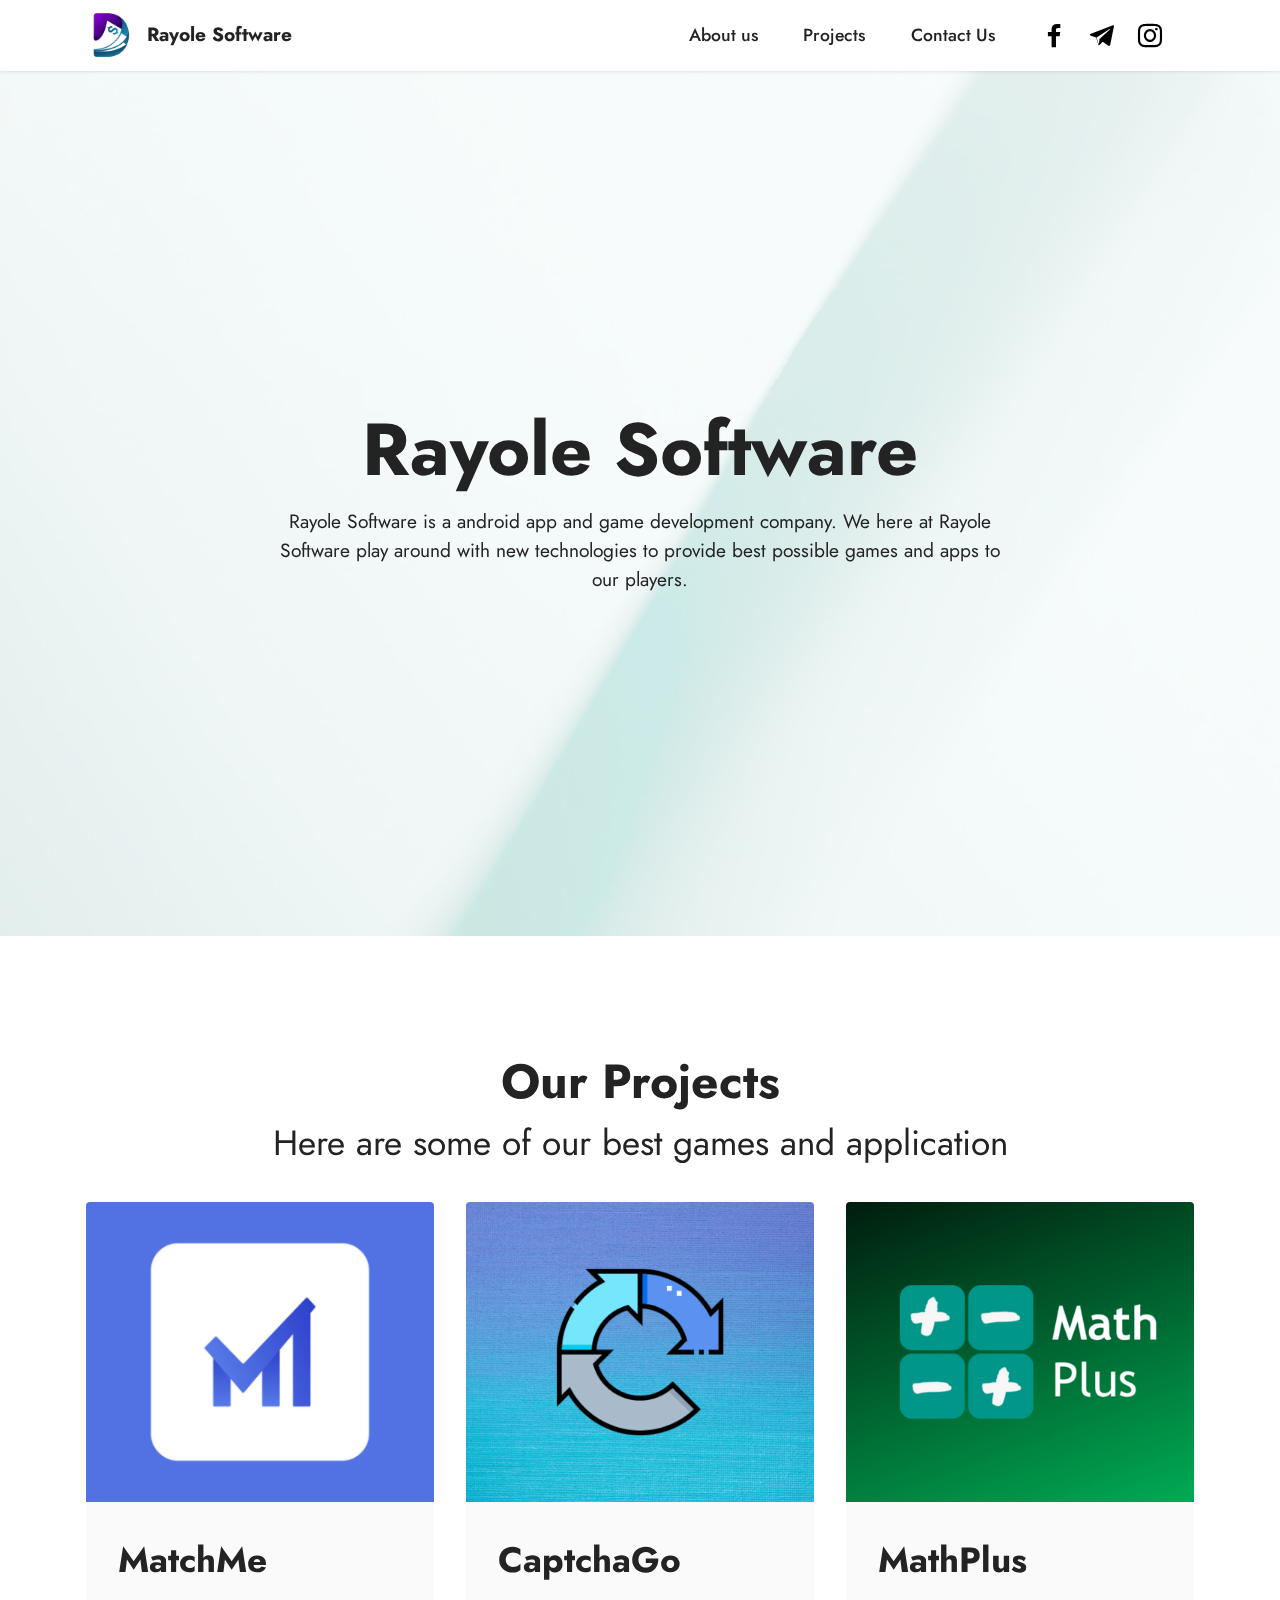
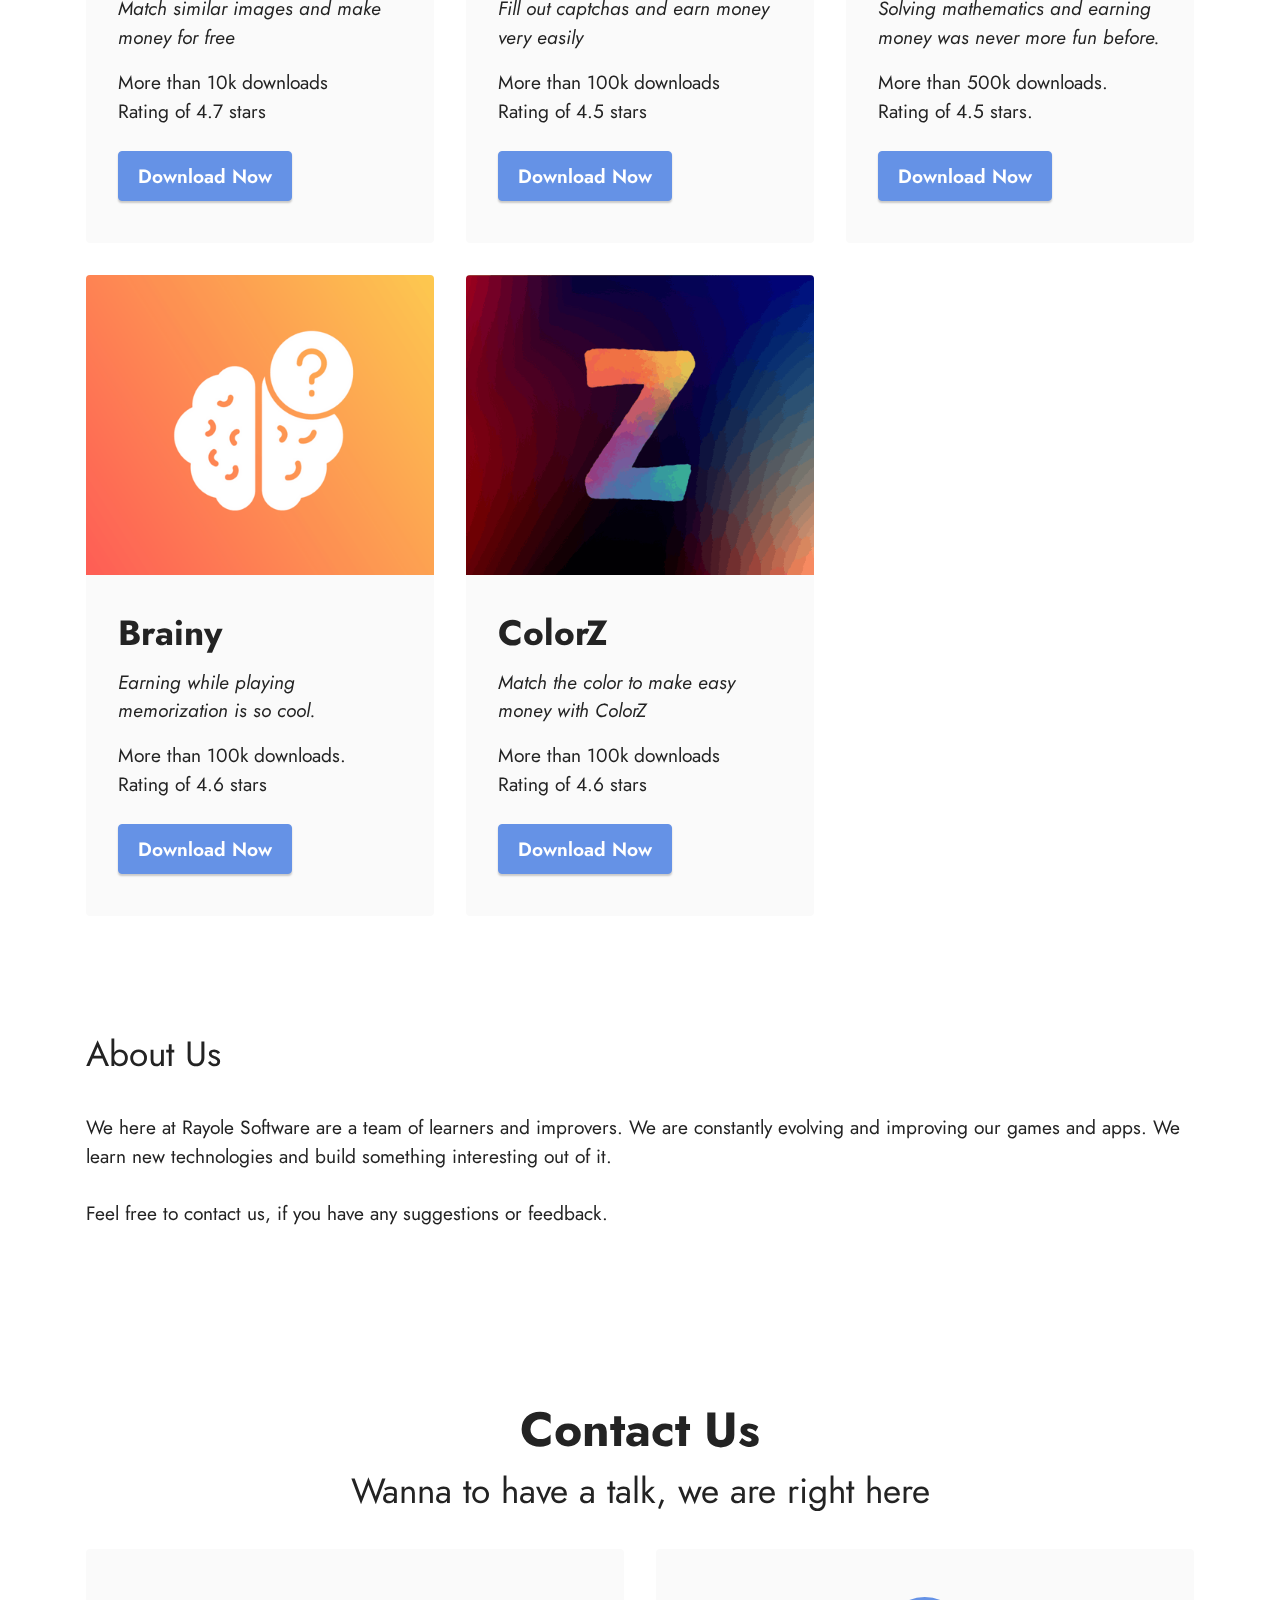
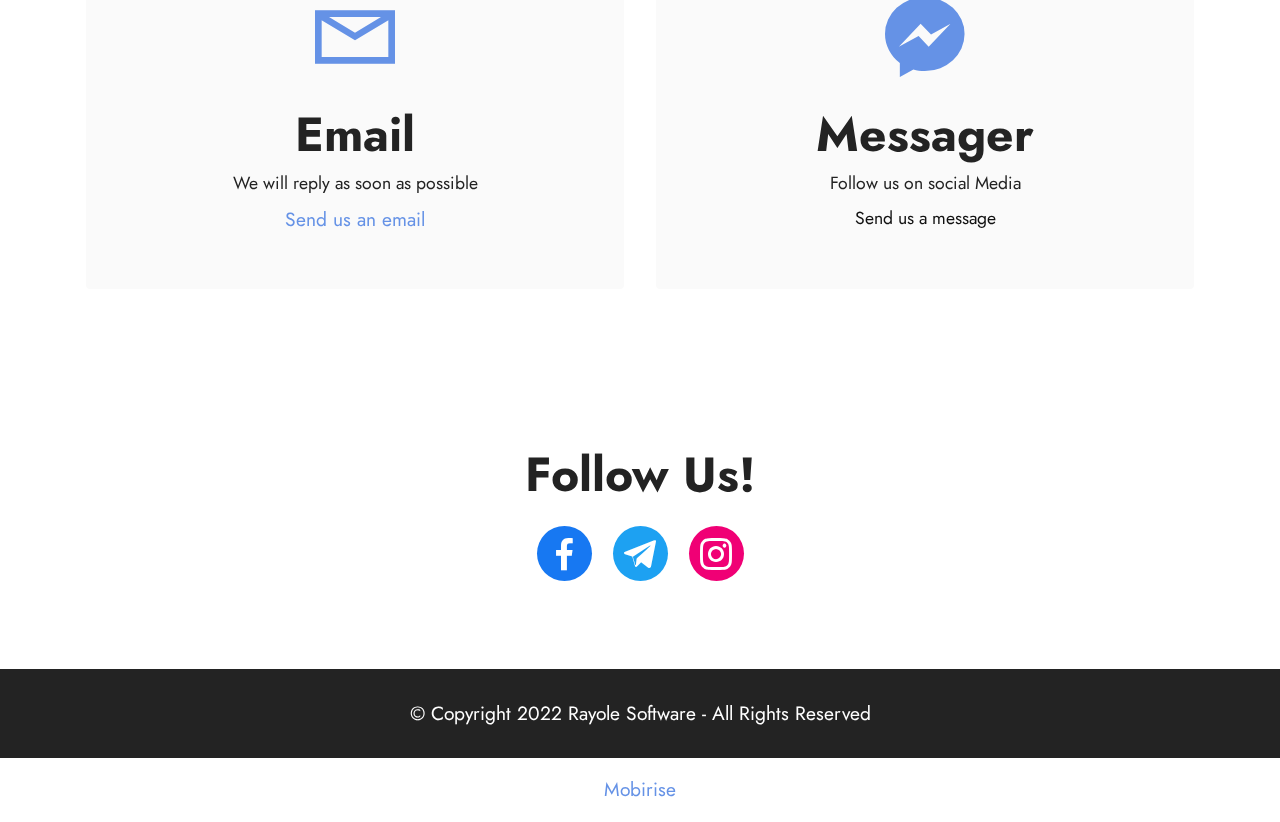
<file: index.html>
<!DOCTYPE html>
<html  >
<head>
  <!-- Site made with Mobirise Website Builder v5.8.4, https://mobirise.com -->
  <meta charset="UTF-8">
  <meta http-equiv="X-UA-Compatible" content="IE=edge">
  <meta name="generator" content="Mobirise v5.8.4, mobirise.com">
  <meta name="viewport" content="width=device-width, initial-scale=1, minimum-scale=1">
  <link rel="shortcut icon" href="assets/images/rayole-logo-128x128.png" type="image/x-icon">
  <meta name="description" content="">
  
  
  <title>Home</title>
  <link rel="stylesheet" href="assets/web/assets/mobirise-icons2/mobirise2.css">
  <link rel="stylesheet" href="assets/bootstrap/css/bootstrap.min.css">
  <link rel="stylesheet" href="assets/bootstrap/css/bootstrap-grid.min.css">
  <link rel="stylesheet" href="assets/bootstrap/css/bootstrap-reboot.min.css">
  <link rel="stylesheet" href="assets/parallax/jarallax.css">
  <link rel="stylesheet" href="assets/socicon/css/styles.css">
  <link rel="stylesheet" href="assets/dropdown/css/style.css">
  <link rel="stylesheet" href="assets/theme/css/style.css">
  <link rel="preload" href="https://fonts.googleapis.com/css?family=Jost:100,200,300,400,500,600,700,800,900,100i,200i,300i,400i,500i,600i,700i,800i,900i&display=swap" as="style" onload="this.onload=null;this.rel='stylesheet'">
  <noscript><link rel="stylesheet" href="https://fonts.googleapis.com/css?family=Jost:100,200,300,400,500,600,700,800,900,100i,200i,300i,400i,500i,600i,700i,800i,900i&display=swap"></noscript>
  <link rel="preload" as="style" href="assets/mobirise/css/mbr-additional.css"><link rel="stylesheet" href="assets/mobirise/css/mbr-additional.css" type="text/css">

  
  
  
</head>
<body>
  
  <section data-bs-version="5.1" class="menu menu2 cid-tkKUuRUmSo" once="menu" id="menu2-1f">
    
    <nav class="navbar navbar-dropdown navbar-fixed-top navbar-expand-lg">
        <div class="container">
            <div class="navbar-brand">
                <span class="navbar-logo">
                    <a href="index.html">
                        <img src="assets/images/rayole-logo-128x128.png" alt="Rayole Software" style="height: 3rem;">
                    </a>
                </span>
                <span class="navbar-caption-wrap"><a class="navbar-caption text-black text-primary display-7" href="index.html">Rayole Software</a></span>
            </div>
            <button class="navbar-toggler" type="button" data-toggle="collapse" data-bs-toggle="collapse" data-target="#navbarSupportedContent" data-bs-target="#navbarSupportedContent" aria-controls="navbarNavAltMarkup" aria-expanded="false" aria-label="Toggle navigation">
                <div class="hamburger">
                    <span></span>
                    <span></span>
                    <span></span>
                    <span></span>
                </div>
            </button>
            <div class="collapse navbar-collapse" id="navbarSupportedContent">
                <ul class="navbar-nav nav-dropdown nav-right" data-app-modern-menu="true"><li class="nav-item"><a class="nav-link link text-black text-primary display-4" href="index.html#content5-1d">
                            About us</a></li>
                    <li class="nav-item"><a class="nav-link link text-black text-primary display-4" href="index.html#features3-1a">Projects<br></a></li>
                    <li class="nav-item"><a class="nav-link link text-black text-primary display-4" href="index.html#contacts1-1c">Contact Us</a>
                    </li></ul>
                <div class="icons-menu">
                    <a class="iconfont-wrapper" href="https://www.facebook.com/rayolesoftware" target="_blank">
                        <span class="p-2 mbr-iconfont socicon-facebook socicon"></span>
                    </a>
                    <a class="iconfont-wrapper" href="https://telegram.me/rayolesoftware_official" target="_blank">
                        <span class="p-2 mbr-iconfont socicon-telegram socicon"></span>
                    </a>
                    <a class="iconfont-wrapper" href="https://www.instagram.com/rayolesoftware/" target="_blank">
                        <span class="p-2 mbr-iconfont socicon-instagram socicon"></span>
                    </a>
                    
                </div>
                
            </div>
        </div>
    </nav>
</section>

<section data-bs-version="5.1" class="header1 cid-s48MCQYojq mbr-fullscreen mbr-parallax-background" id="header1-f">

    

    <div class="mbr-overlay" style="opacity: 0.8; background-color: rgb(255, 255, 255);"></div>

    <div class="align-center container">
        <div class="row justify-content-center">
            <div class="col-12 col-lg-8">
                <h1 class="mbr-section-title mbr-fonts-style mb-3 display-1"><strong>Rayole Software</strong></h1>
                
                <p class="mbr-text mbr-fonts-style display-7">Rayole Software is a android app and game development company. We here at Rayole Software play around with new technologies to provide best possible games and apps to our players.</p>
                
            </div>
        </div>
    </div>
</section>

<section data-bs-version="5.1" class="features3 cid-tk7o8hMrsr" id="features3-1a">
    
    
    <div class="container">
        <div class="mbr-section-head">
            <h4 class="mbr-section-title mbr-fonts-style align-center mb-0 display-2"><strong>Our Projects</strong></h4>
            <h5 class="mbr-section-subtitle mbr-fonts-style align-center mb-0 mt-2 display-5">Here are some of our best games and application</h5>
        </div>
        <div class="row mt-4">
            <div class="item features-image сol-12 col-md-6 col-lg-4 active">
                <div class="item-wrapper">
                    <div class="item-img">
                        <img src="assets/images/colorz-graphic-image-1-695x339.png" alt="MatchMe" data-slide-to="0" data-bs-slide-to="0">
                    </div>
                    <div class="item-content">
                        <h5 class="item-title mbr-fonts-style display-5"><strong>MatchMe</strong></h5>
                        <h6 class="item-subtitle mbr-fonts-style mt-1 display-7"><em>Match similar images and make money for free</em><em><br></em></h6>
                        <p class="mbr-text mbr-fonts-style mt-3 display-7">More than 10k downloads<br>Rating of 4.7 stars</p>
                    </div>
                    <div class="mbr-section-btn item-footer mt-2"><a href="matchme.html" class="btn btn-primary item-btn display-7" target="_blank">Download Now</a></div>
                </div>
            </div><div class="item features-image сol-12 col-md-6 col-lg-4">
                <div class="item-wrapper">
                    <div class="item-img">
                        <img src="assets/images/captchago-web-leaderboard-600x400.png" alt="ColorZ" data-slide-to="1" data-bs-slide-to="1">
                    </div>
                    <div class="item-content">
                        <h5 class="item-title mbr-fonts-style display-5"><strong>CaptchaGo</strong></h5>
                        <h6 class="item-subtitle mbr-fonts-style mt-1 display-7"><em>Fill out captchas and earn money very easily</em></h6>
                        <p class="mbr-text mbr-fonts-style mt-3 display-7">More than 100k downloads<br>Rating of 4.5 stars<br></p>
                    </div>
                    <div class="mbr-section-btn item-footer mt-2"><a href="captchaGo.html" class="btn btn-primary item-btn display-7" target="_blank">Download Now</a></div>
                </div>
            </div><div class="item features-image сol-12 col-md-6 col-lg-4">
                <div class="item-wrapper">
                    <div class="item-img">
                        <img src="assets/images/untitled-design-600x400.png" alt="MathPlus" data-slide-to="2" data-bs-slide-to="2">
                    </div>
                    <div class="item-content">
                        <h5 class="item-title mbr-fonts-style display-5"><strong>MathPlus</strong></h5>
                        <h6 class="item-subtitle mbr-fonts-style mt-1 display-7"><em>Solving mathematics and earning money was never more fun before.</em></h6>
                        <p class="mbr-text mbr-fonts-style mt-3 display-7">More than 500k downloads.<br>Rating of 4.5 stars.</p>
                    </div>
                    <div class="mbr-section-btn item-footer mt-2"><a href="mathplus.html" class="btn btn-primary item-btn display-7" target="_blank">Download Now</a></div>
                </div>
            </div>
            <div class="item features-image сol-12 col-md-6 col-lg-4">
                <div class="item-wrapper">
                    <div class="item-img">
                        <img src="assets/images/braniy-banner-600x400.png" alt="Brainy" data-slide-to="3" data-bs-slide-to="3">
                    </div>
                    <div class="item-content">
                        <h5 class="item-title mbr-fonts-style display-5"><strong>Brainy</strong></h5>
                        <h6 class="item-subtitle mbr-fonts-style mt-1 display-7"><em>Earning while playing <span style="font-size: 19.2px;">memorization is so cool.</span>&nbsp;</em></h6>
                        <p class="mbr-text mbr-fonts-style mt-3 display-7">More than 100k downloads.<br>Rating of 4.6 stars</p>
                    </div>
                    <div class="mbr-section-btn item-footer mt-2"><a href="brainy.html" class="btn btn-primary item-btn display-7" target="_blank">Download Now</a></div>
                </div>
            </div>
            <div class="item features-image сol-12 col-md-6 col-lg-4">
                <div class="item-wrapper">
                    <div class="item-img">
                        <img src="assets/images/colorz-banner-600x400.png" alt="ColorZ" data-slide-to="4" data-bs-slide-to="4">
                    </div>
                    <div class="item-content">
                        <h5 class="item-title mbr-fonts-style display-5"><strong>ColorZ</strong></h5>
                        <h6 class="item-subtitle mbr-fonts-style mt-1 display-7">
                            <em>Match the color to make easy money with ColorZ</em></h6>
                        <p class="mbr-text mbr-fonts-style mt-3 display-7">More than 100k downloads<br>Rating of 4.6 stars</p>
                    </div>
                    <div class="mbr-section-btn item-footer mt-2"><a href="colorz.html" class="btn btn-primary item-btn display-7" target="_blank">Download Now</a></div>
                </div>
            </div>
        </div>
    </div>
</section>

<section data-bs-version="5.1" class="content5 cid-tk7vA3z1hX" id="content5-1d">
    
    <div class="container">
        <div class="row justify-content-center">
            <div class="col-md-12 col-lg-12">
                
                <h4 class="mbr-section-subtitle mbr-fonts-style mb-4 display-5">
                    About Us</h4>
                <p class="mbr-text mbr-fonts-style display-7">We here at Rayole Software are a team of learners and improvers. We are constantly evolving and improving our games and apps. We learn new technologies and build something interesting out of it.<br><br>Feel free to contact us, if you have any suggestions or feedback.</p>
            </div>
        </div>
    </div>
</section>

<section data-bs-version="5.1" class="contacts1 cid-tk7uLTwwtg" id="contacts1-1c">

    

    
    
    <div class="container">
        <div class="mbr-section-head">
            <h3 class="mbr-section-title mbr-fonts-style align-center mb-0 display-2">
                <strong>Contact Us</strong></h3>
            <h4 class="mbr-section-subtitle mbr-fonts-style align-center mb-0 mt-2 display-5">
                Wanna to have a talk, we are right here</h4>
        </div>
        <div class="row justify-content-center mt-4">
            <div class="card col-12 col-lg-6">
                <div class="card-wrapper">
                    <div class="card-box align-center">
                        <div class="image-wrapper">
                            <span class="mbr-iconfont mobi-mbri-letter mobi-mbri"></span>
                        </div>
                        <h4 class="card-title mbr-fonts-style mb-2 display-2">
                            <strong>Email</strong>
                        </h4>
                        <p class="mbr-text mbr-fonts-style mb-2 display-4">
                            We will reply as soon as possible</p>
                        <h5 class="link mbr-fonts-style display-7"><a href="mailto:app-support@rayole.com" class="text-primary">Send us an
                                email</a>
                        </h5>
                    </div>
                </div>
            </div>
            <div class="card col-12 col-lg-6">
                <div class="card-wrapper">
                    <div class="card-box align-center">
                        <div class="image-wrapper">
                            <span class="mbr-iconfont socicon-messenger socicon"></span>
                        </div>
                        <h4 class="card-title mbr-fonts-style align-center mb-2 display-2">
                            <strong>Messager</strong></h4>
                        <p class="mbr-text mbr-fonts-style mb-2 display-4">Follow us on social Media</p>
                        <h5 class="link mbr-black mbr-fonts-style display-4">Send us a message</h5>
                    </div>
                </div>
            </div>
        </div>
    </div>
</section>

<section data-bs-version="5.1" class="share3 cid-tkKVEKKgBp" id="share3-1g">
    
     
    
    
    

    <div class="container">
        <div class="media-container-row">
            <div class="col-12">
                <h3 class="mbr-section-title align-center mb-3 mbr-fonts-style display-2">
                    <strong>Follow Us!</strong>
                </h3>
                <div class="social-list align-center">
                   
                    <a class="iconfont-wrapper bg-facebook m-2 " target="_blank" href="https://www.facebook.com/rayolesoftware">
                            <span class="socicon-facebook socicon"></span>
                        </a>
                        <a class="iconfont-wrapper bg-twitter m-2" href="https://telegram.me/rayolesoftware_official" target="_blank">
                            <span class="socicon-telegram socicon"></span>
                        </a>
                        <a class="iconfont-wrapper bg-instagram m-2" href="https://www.instagram.com/rayolesoftware/" target="_blank">
                            <span class="socicon-instagram socicon"></span>
                        </a>
                        
                        
                        
                        
                        
                        
                        
                        
                </div>
            </div>
        </div>
    </div>
</section>

<section data-bs-version="5.1" class="footer7 cid-tj5ttxd5Ti" once="footers" id="footer7-10">

    

    

    <div class="container">
        <div class="media-container-row align-center mbr-white">
            <div class="col-12">
                <p class="mbr-text mb-0 mbr-fonts-style display-7">
                    © Copyright 2022 Rayole Software - All Rights Reserved
                </p>
            </div>
        </div>
    </div>
</section><section class="display-7" style="padding: 0;align-items: center;justify-content: center;flex-wrap: wrap;    align-content: center;display: flex;position: relative;height: 4rem;"><a href="https://mobiri.se/2881301" style="flex: 1 1;height: 4rem;position: absolute;width: 100%;z-index: 1;"><img alt="" style="height: 4rem;" src="[data-uri]"></a><p style="margin: 0;text-align: center;" class="display-7">&#8204;</p><a style="z-index:1" href="https://mobirise.com">Mobirise </a></section><script src="assets/bootstrap/js/bootstrap.bundle.min.js"></script>  <script src="assets/parallax/jarallax.js"></script>  <script src="assets/smoothscroll/smooth-scroll.js"></script>  <script src="assets/ytplayer/index.js"></script>  <script src="assets/dropdown/js/navbar-dropdown.js"></script>  <script src="assets/theme/js/script.js"></script>  
  
  
</body>
</html>
</file>
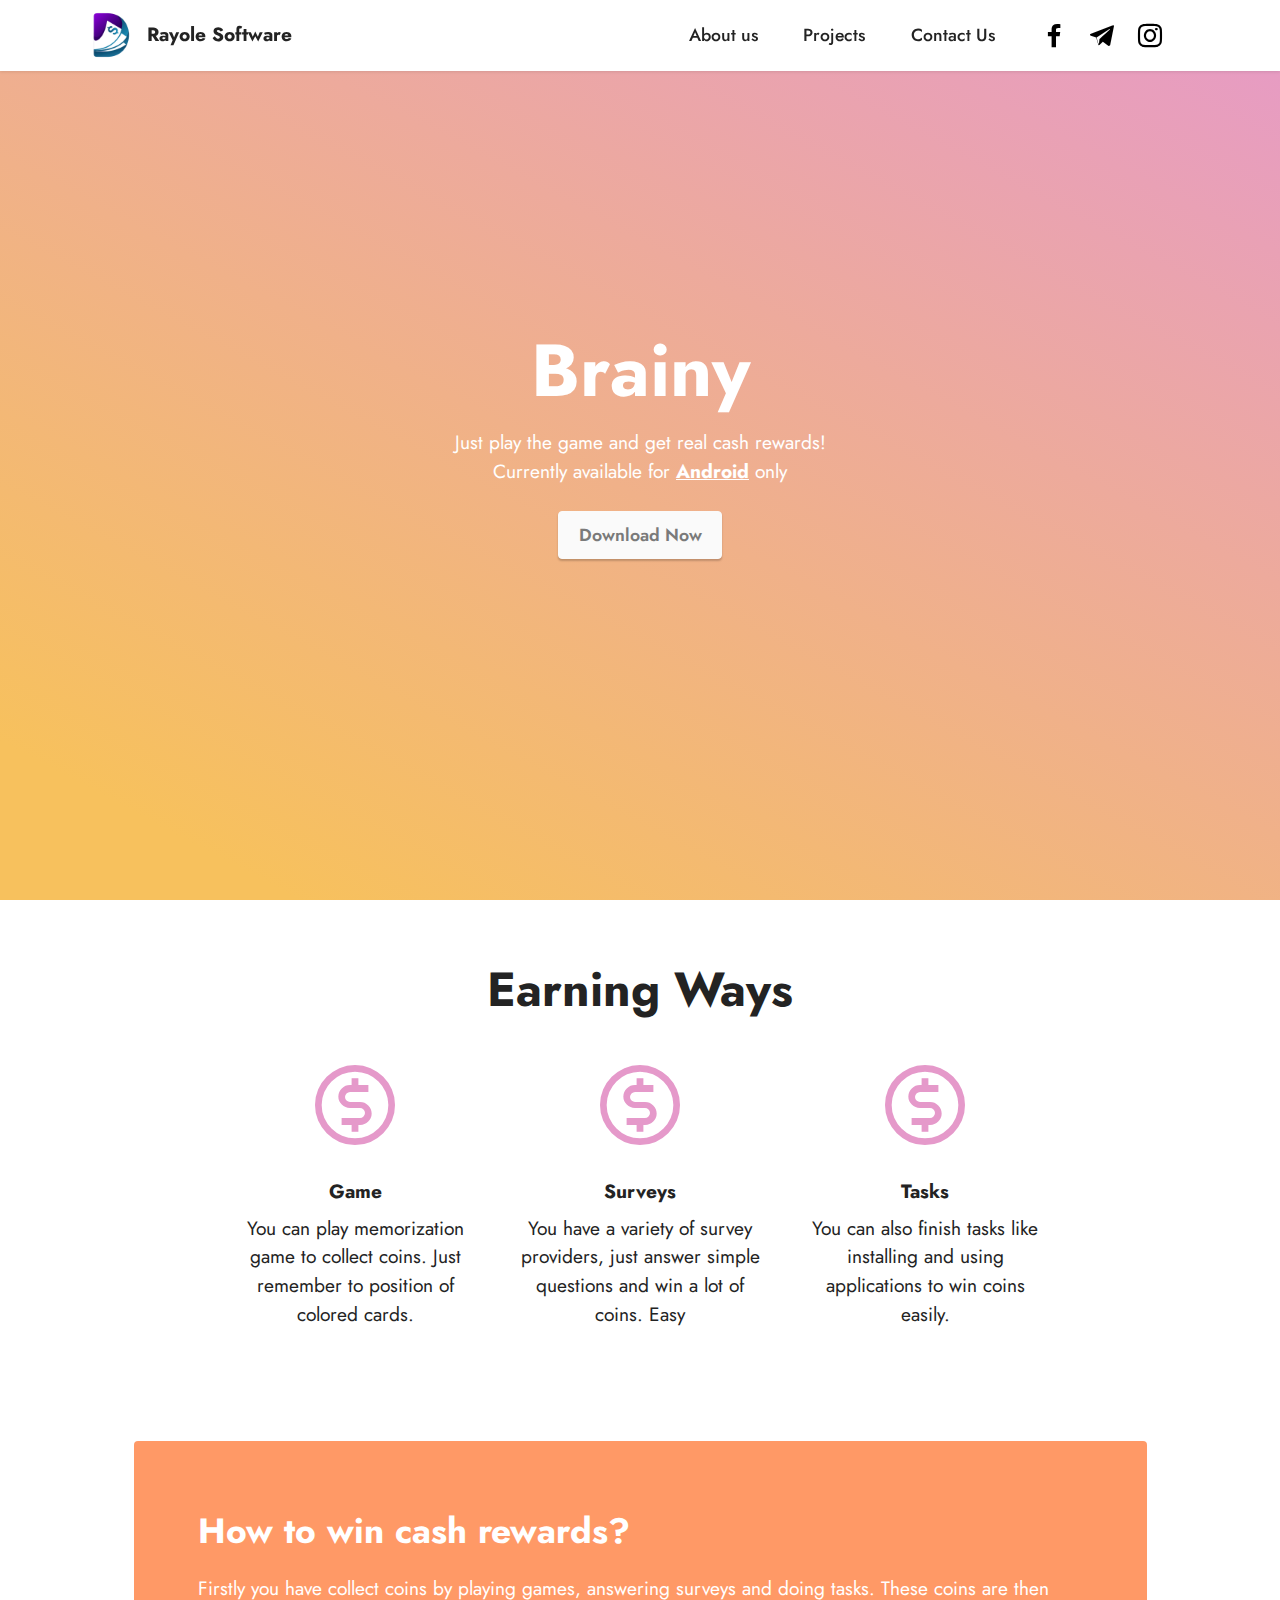
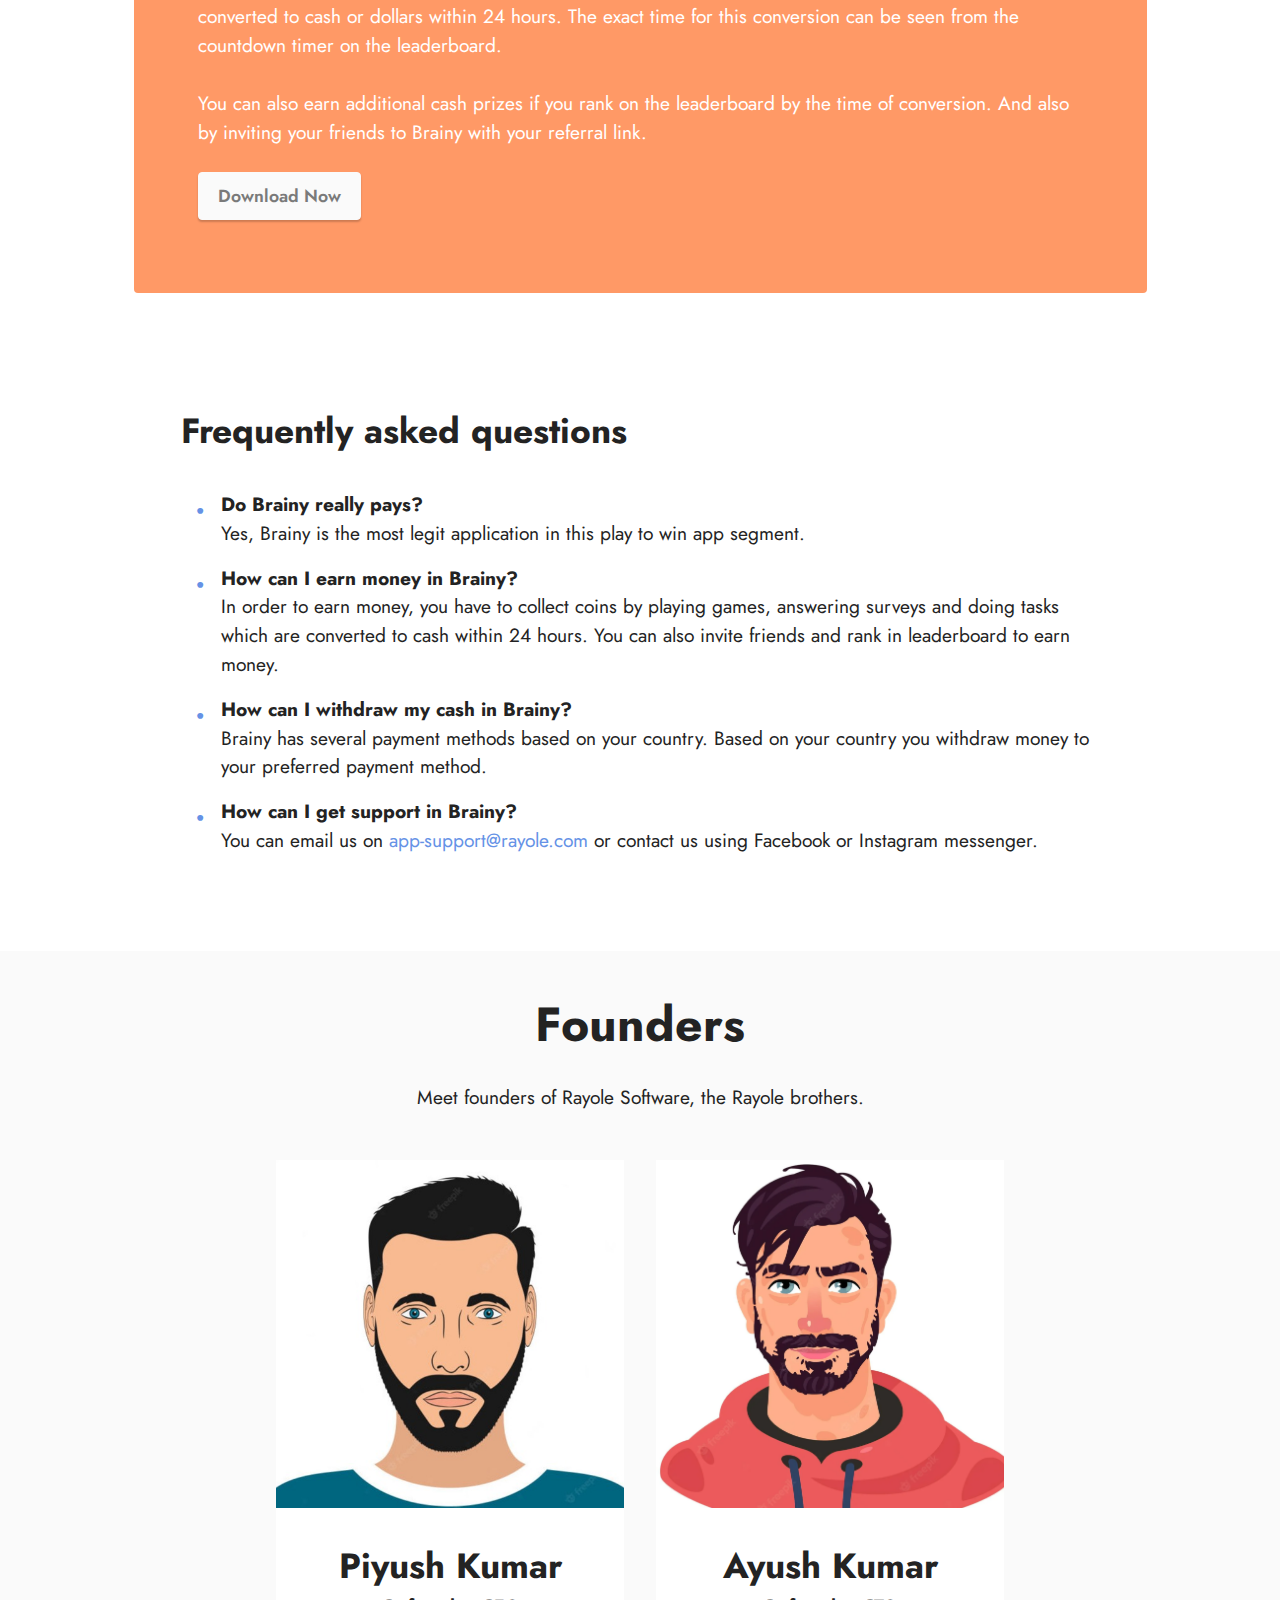
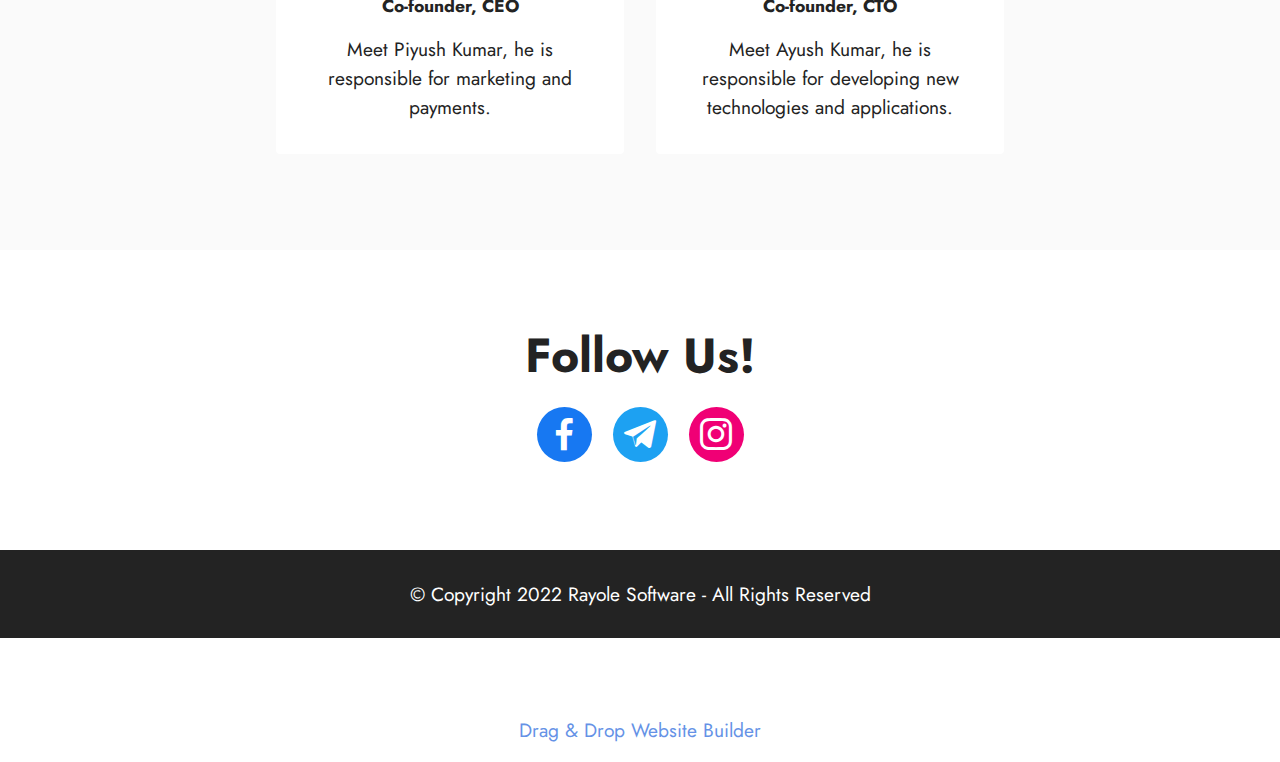
<file: brainy.html>
<!DOCTYPE html>
<html  >
<head>
  <!-- Site made with Mobirise Website Builder v5.8.4, https://mobirise.com -->
  <meta charset="UTF-8">
  <meta http-equiv="X-UA-Compatible" content="IE=edge">
  <meta name="generator" content="Mobirise v5.8.4, mobirise.com">
  <meta name="viewport" content="width=device-width, initial-scale=1, minimum-scale=1">
  <link rel="shortcut icon" href="assets/images/rayole-logo-128x128.png" type="image/x-icon">
  <meta name="description" content="You can earn cash rewards by playing memorizing game and doing in app tasks like surveys and offers. Download Now">
  
  
  <title>Brainy - Rayole</title>
  <link rel="stylesheet" href="assets/web/assets/mobirise-icons2/mobirise2.css">
  <link rel="stylesheet" href="assets/bootstrap/css/bootstrap.min.css">
  <link rel="stylesheet" href="assets/bootstrap/css/bootstrap-grid.min.css">
  <link rel="stylesheet" href="assets/bootstrap/css/bootstrap-reboot.min.css">
  <link rel="stylesheet" href="assets/socicon/css/styles.css">
  <link rel="stylesheet" href="assets/dropdown/css/style.css">
  <link rel="stylesheet" href="assets/theme/css/style.css">
  <link rel="preload" href="https://fonts.googleapis.com/css?family=Jost:100,200,300,400,500,600,700,800,900,100i,200i,300i,400i,500i,600i,700i,800i,900i&display=swap" as="style" onload="this.onload=null;this.rel='stylesheet'">
  <noscript><link rel="stylesheet" href="https://fonts.googleapis.com/css?family=Jost:100,200,300,400,500,600,700,800,900,100i,200i,300i,400i,500i,600i,700i,800i,900i&display=swap"></noscript>
  <link rel="preload" as="style" href="assets/mobirise/css/mbr-additional.css"><link rel="stylesheet" href="assets/mobirise/css/mbr-additional.css" type="text/css">

  
  
  
</head>
<body>
  
  <section data-bs-version="5.1" class="header18 cid-tj5bPZcBu0 mbr-fullscreen" id="header18-o">

    

    
    

    <div class="align-center container">
        <div class="row justify-content-center">
            <div class="col-12 col-lg-10">
                <h1 class="mbr-section-title mbr-fonts-style mbr-white mb-3 display-1"><strong>Brainy</strong></h1>
                
                <p class="mbr-text mbr-fonts-style mbr-white display-7">
                    Just play the game and get real cash rewards!<br>Currently available for <strong><u>Android</u></strong> only</p>
                <div class="mbr-section-btn mt-3"><a class="btn btn-white display-4" href="https://6square.page.link/QVQ1" target="_blank">Download Now</a></div>
            </div>
        </div>
    </div>
</section>

<section data-bs-version="5.1" class="features1 cid-tj5di9v3vU" id="features1-p">
    

    
    
    <div class="container">
        <div class="row">
            <div class="col-12 col-lg-9">
                <h3 class="mbr-section-title mbr-fonts-style align-center mb-0 display-2">
                    <strong>Earning Ways</strong></h3>
                
            </div>
        </div>
        <div class="row">
            <div class="card col-12 col-md-6 col-lg-3">
                <div class="card-wrapper">
                    <div class="card-box align-center">
                        <div class="iconfont-wrapper">
                            <span class="mbr-iconfont mobi-mbri-cash mobi-mbri" style="color: rgb(229, 153, 202); fill: rgb(229, 153, 202);"></span>
                        </div>
                        <h5 class="card-title mbr-fonts-style display-7"><strong>Game</strong></h5>
                        <p class="card-text mbr-fonts-style display-7">You can play memorization game to collect coins. Just remember to position of colored cards.</p>
                    </div>
                </div>
            </div>
            <div class="card col-12 col-md-6 col-lg-3">
                <div class="card-wrapper">
                    <div class="card-box align-center">
                        <div class="iconfont-wrapper">
                            <span class="mbr-iconfont mobi-mbri-cash mobi-mbri" style="color: rgb(229, 153, 202); fill: rgb(229, 153, 202);"></span>
                        </div>
                        <h5 class="card-title mbr-fonts-style display-7"><strong>Surveys</strong></h5>
                        <p class="card-text mbr-fonts-style display-7">You have a variety of survey providers, just answer simple questions and win a lot of coins. Easy</p>
                    </div>
                </div>
            </div>
            <div class="card col-12 col-md-6 col-lg-3">
                <div class="card-wrapper">
                    <div class="card-box align-center">
                        <div class="iconfont-wrapper">
                            <span class="mbr-iconfont mobi-mbri-cash mobi-mbri" style="color: rgb(229, 153, 202); fill: rgb(229, 153, 202);"></span>
                        </div>
                        <h5 class="card-title mbr-fonts-style display-7"><strong>Tasks</strong></h5>
                        <p class="card-text mbr-fonts-style display-7">You can also finish tasks like installing and using applications to win coins easily.</p>
                    </div>
                </div>
            </div>
            
        </div>
    </div>
</section>

<section data-bs-version="5.1" class="content15 cid-tj5kiS0EDr" id="content15-t">

    

    
    
    <div class="container">
        <div class="row justify-content-center">
            <div class="card col-md-12 col-lg-11">
                <div class="card-wrapper">
                    <div class="card-box align-left">
                        <h4 class="card-title mbr-fonts-style mbr-white mb-3 display-5"><strong>How to win cash rewards?</strong></h4>
                        <p class="mbr-text mbr-fonts-style display-7">Firstly you have collect coins by playing games, answering surveys and doing tasks. These coins are then converted to cash or dollars within 24 hours. The exact time for this conversion can be seen from the countdown timer on the leaderboard.
<br>
<br>You can also earn additional cash prizes if you rank on the leaderboard by the time of conversion. And also by inviting your friends to Brainy with your referral link.</p>
                        <div class="mbr-section-btn mt-3"><a class="btn btn-white display-4" href="https://6square.page.link/QVQ1" target="_blank">Download Now</a></div>
                    </div>
                </div>
            </div>
        </div>
    </div>
</section>

<section data-bs-version="5.1" class="content14 cid-tj5hRdbDP8" id="content14-s">
    

    
    
    
    <div class="container">
        <div class="row justify-content-center">
            <div class="col-md-12 col-lg-10">
                    <h3 class="mbr-section-title mbr-fonts-style mb-4 display-5">
                        <strong>Frequently asked questions</strong>
                    </h3>
                <ul class="list mbr-fonts-style display-7">
                    <li><strong>Do Brainy really pays?</strong><br>Yes, Brainy is the most legit application in this play to win app segment.</li>
                    <li><strong>How can I earn money in Brainy?</strong><br>In order to earn money, you have to collect coins by playing games, answering surveys and doing tasks which are converted to cash within 24 hours. You can also invite friends and rank in leaderboard to earn money.</li>
                    <li><strong>How can I withdraw my cash in Brainy?</strong><br>Brainy has several payment methods based on your country. Based on your country you withdraw money to your preferred payment method.</li>
                    <li><strong>How can I get support in Brainy?
                        </strong><br>You can email us on <a href="mailto:app-support@rayole.com" class="text-primary">app-support@rayole.com</a>&nbsp;or contact us using Facebook or Instagram messenger.</li>
                </ul>
            </div>
        </div>
    </div>
</section>

<section data-bs-version="5.1" class="team1 cid-tj5qoFuuwy" id="team1-x">
    

    
    
    <div class="container">
        <div class="row justify-content-center">
            <div class="col-12">
                <h3 class="mbr-section-title mbr-fonts-style align-center mb-4 display-2">
                    <strong>Founders</strong></h3>
                <p class="mbr-section-subtitle mbr-fonts-style align-center mb-5 display-7">
                    Meet founders of Rayole Software, the Rayole brothers.</p>
            </div>
            <div class="col-sm-6 col-lg-4">
                <div class="card-wrap">
                    <div class="image-wrap">
                        <img src="assets/images/piyush-avatar-1-695x695.jpeg" alt="Mobirise Website Builder">
                    </div>
                    <div class="content-wrap">
                        <h5 class="mbr-section-title card-title mbr-fonts-style align-center m-0 display-5">
                            <strong>Piyush Kumar</strong></h5>
                        <h6 class="mbr-role mbr-fonts-style align-center mb-3 display-4">
                            <strong>Co-founder, CEO</strong></h6>
                        <p class="card-text mbr-fonts-style align-center display-7">Meet Piyush Kumar, he is responsible for marketing and payments.</p>
                        
                        
                    </div>
                </div>
            </div>

            <div class="col-sm-6 col-lg-4">
                <div class="card-wrap">
                    <div class="image-wrap">
                        <img src="assets/images/ayush-avatar-3.webp" alt="Mobirise Website Builder">
                    </div>
                    <div class="content-wrap">
                        <h5 class="mbr-section-title card-title mbr-fonts-style align-center m-0 display-5">
                            <strong>Ayush Kumar</strong></h5>
                        <h6 class="mbr-role mbr-fonts-style align-center mb-3 display-4">
                            <strong>Co-founder, CTO</strong></h6>
                        <p class="card-text mbr-fonts-style align-center display-7">
                            Meet Ayush Kumar, he is responsible for developing new technologies and applications.</p>
                        
                        
                    </div>
                </div>
            </div>

            

            
        </div>
    </div>
</section>

<section data-bs-version="5.1" class="share3 cid-tj5tcWfkR2" id="share3-y">
    
     
    
    
    

    <div class="container">
        <div class="media-container-row">
            <div class="col-12">
                <h3 class="mbr-section-title align-center mb-3 mbr-fonts-style display-2">
                    <strong>Follow Us!</strong>
                </h3>
                <div class="social-list align-center">
                   
                    <a class="iconfont-wrapper bg-facebook m-2 " target="_blank" href="https://www.facebook.com/rayolesoftware">
                            <span class="socicon-facebook socicon"></span>
                        </a>
                        <a class="iconfont-wrapper bg-twitter m-2" href="https://telegram.me/rayolesoftware_official" target="_blank">
                            <span class="socicon-telegram socicon"></span>
                        </a>
                        <a class="iconfont-wrapper bg-instagram m-2" href="https://www.instagram.com/rayolesoftware" target="_blank">
                            <span class="socicon-instagram socicon"></span>
                        </a>
                        
                        
                        
                        
                        
                        
                        
                        
                </div>
            </div>
        </div>
    </div>
</section>

<section data-bs-version="5.1" class="footer7 cid-tj5ttxd5Ti" once="footers" id="footer7-10">

    

    

    <div class="container">
        <div class="media-container-row align-center mbr-white">
            <div class="col-12">
                <p class="mbr-text mb-0 mbr-fonts-style display-7">
                    © Copyright 2022 Rayole Software - All Rights Reserved
                </p>
            </div>
        </div>
    </div>
</section>

<section data-bs-version="5.1" class="menu menu2 cid-tkKUuRUmSo" once="menu" id="menu2-1f">
    
    <nav class="navbar navbar-dropdown navbar-fixed-top navbar-expand-lg">
        <div class="container">
            <div class="navbar-brand">
                <span class="navbar-logo">
                    <a href="index.html">
                        <img src="assets/images/rayole-logo-128x128.png" alt="Rayole Software" style="height: 3rem;">
                    </a>
                </span>
                <span class="navbar-caption-wrap"><a class="navbar-caption text-black text-primary display-7" href="index.html">Rayole Software</a></span>
            </div>
            <button class="navbar-toggler" type="button" data-toggle="collapse" data-bs-toggle="collapse" data-target="#navbarSupportedContent" data-bs-target="#navbarSupportedContent" aria-controls="navbarNavAltMarkup" aria-expanded="false" aria-label="Toggle navigation">
                <div class="hamburger">
                    <span></span>
                    <span></span>
                    <span></span>
                    <span></span>
                </div>
            </button>
            <div class="collapse navbar-collapse" id="navbarSupportedContent">
                <ul class="navbar-nav nav-dropdown nav-right" data-app-modern-menu="true"><li class="nav-item"><a class="nav-link link text-black text-primary display-4" href="index.html#content5-1d">
                            About us</a></li>
                    <li class="nav-item"><a class="nav-link link text-black text-primary display-4" href="index.html#features3-1a">Projects<br></a></li>
                    <li class="nav-item"><a class="nav-link link text-black text-primary display-4" href="index.html#contacts1-1c">Contact Us</a>
                    </li></ul>
                <div class="icons-menu">
                    <a class="iconfont-wrapper" href="https://www.facebook.com/rayolesoftware" target="_blank">
                        <span class="p-2 mbr-iconfont socicon-facebook socicon"></span>
                    </a>
                    <a class="iconfont-wrapper" href="https://telegram.me/rayolesoftware_official" target="_blank">
                        <span class="p-2 mbr-iconfont socicon-telegram socicon"></span>
                    </a>
                    <a class="iconfont-wrapper" href="https://www.instagram.com/rayolesoftware/" target="_blank">
                        <span class="p-2 mbr-iconfont socicon-instagram socicon"></span>
                    </a>
                    
                </div>
                
            </div>
        </div>
    </nav>
</section><section class="display-7" style="padding: 0;align-items: center;justify-content: center;flex-wrap: wrap;    align-content: center;display: flex;position: relative;height: 4rem;"><a href="https://mobiri.se/2881301" style="flex: 1 1;height: 4rem;position: absolute;width: 100%;z-index: 1;"><img alt="" style="height: 4rem;" src="[data-uri]"></a><p style="margin: 0;text-align: center;" class="display-7">&#8204;</p><a style="z-index:1" href="https://mobirise.com/drag-drop-website-builder.html">Drag & Drop Website Builder</a></section><script src="assets/bootstrap/js/bootstrap.bundle.min.js"></script>  <script src="assets/smoothscroll/smooth-scroll.js"></script>  <script src="assets/ytplayer/index.js"></script>  <script src="assets/dropdown/js/navbar-dropdown.js"></script>  <script src="assets/theme/js/script.js"></script>  
  
  
</body>
</html>
</file>
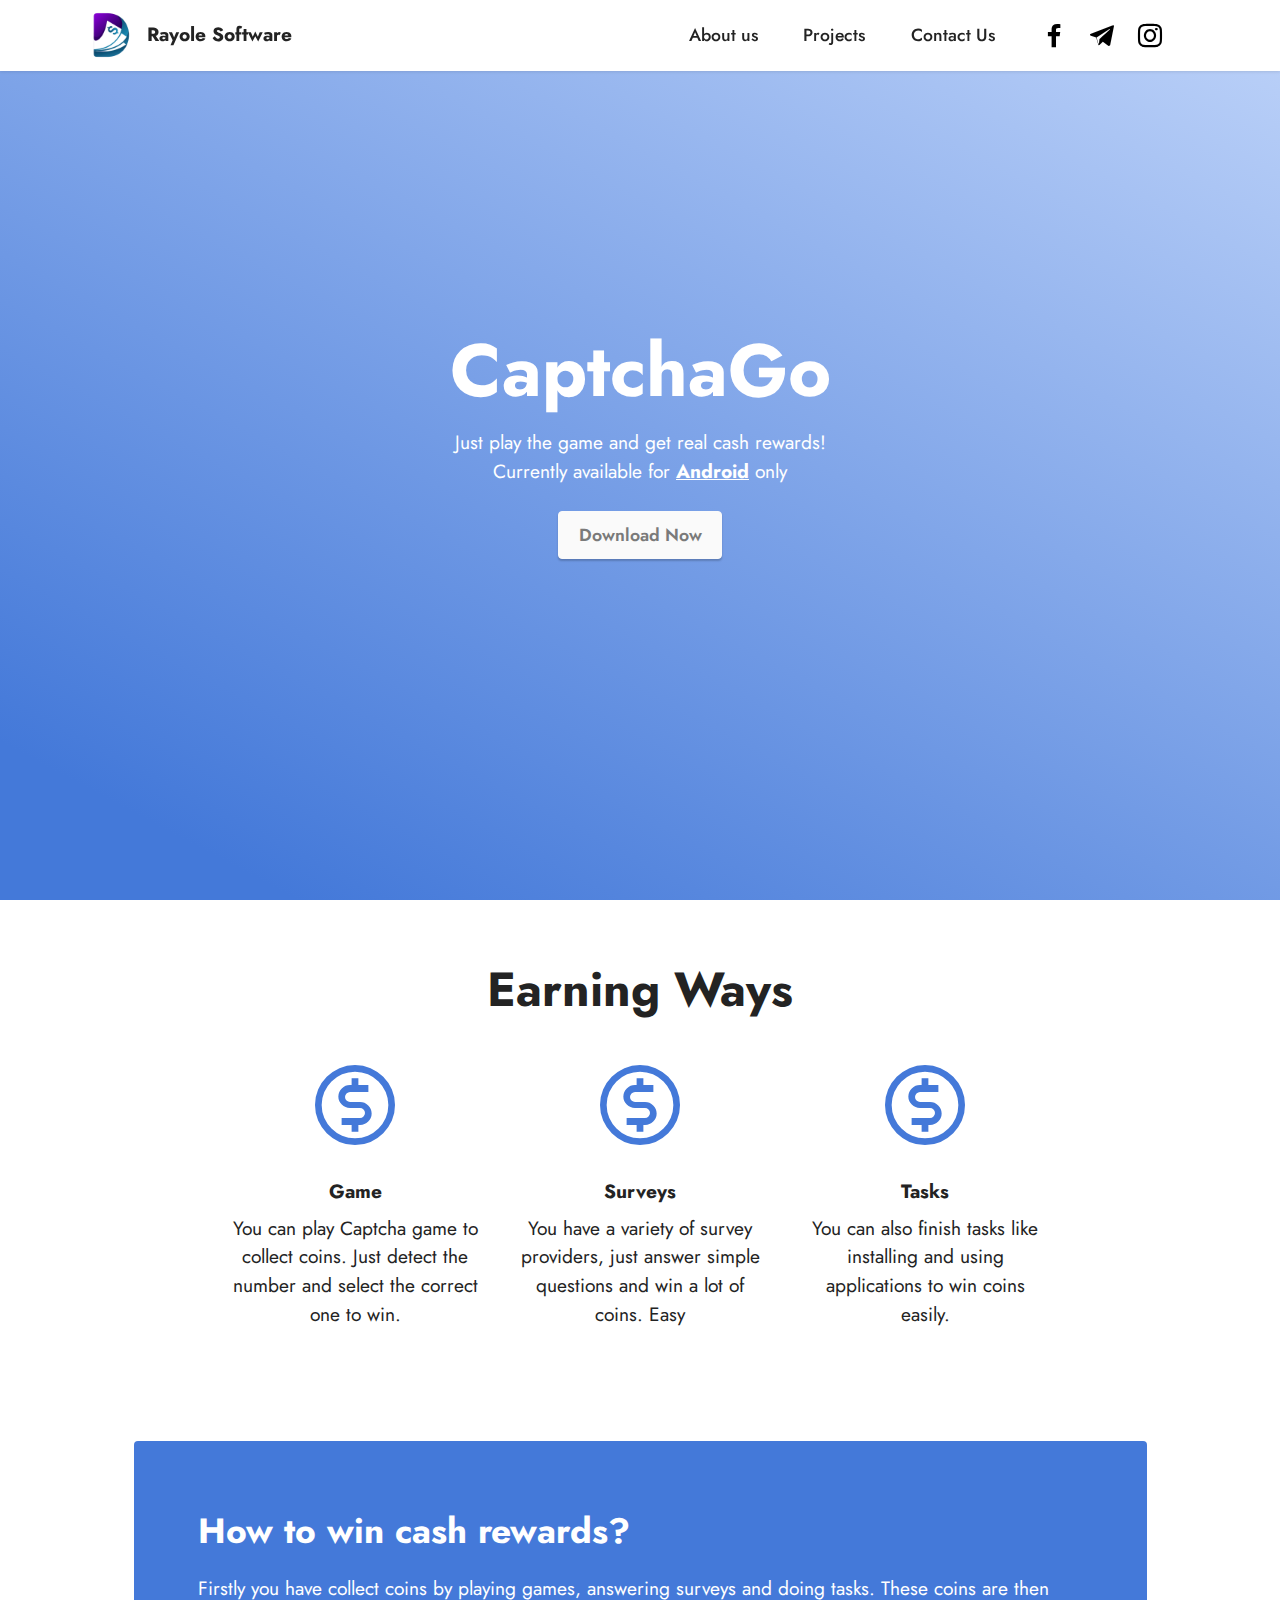
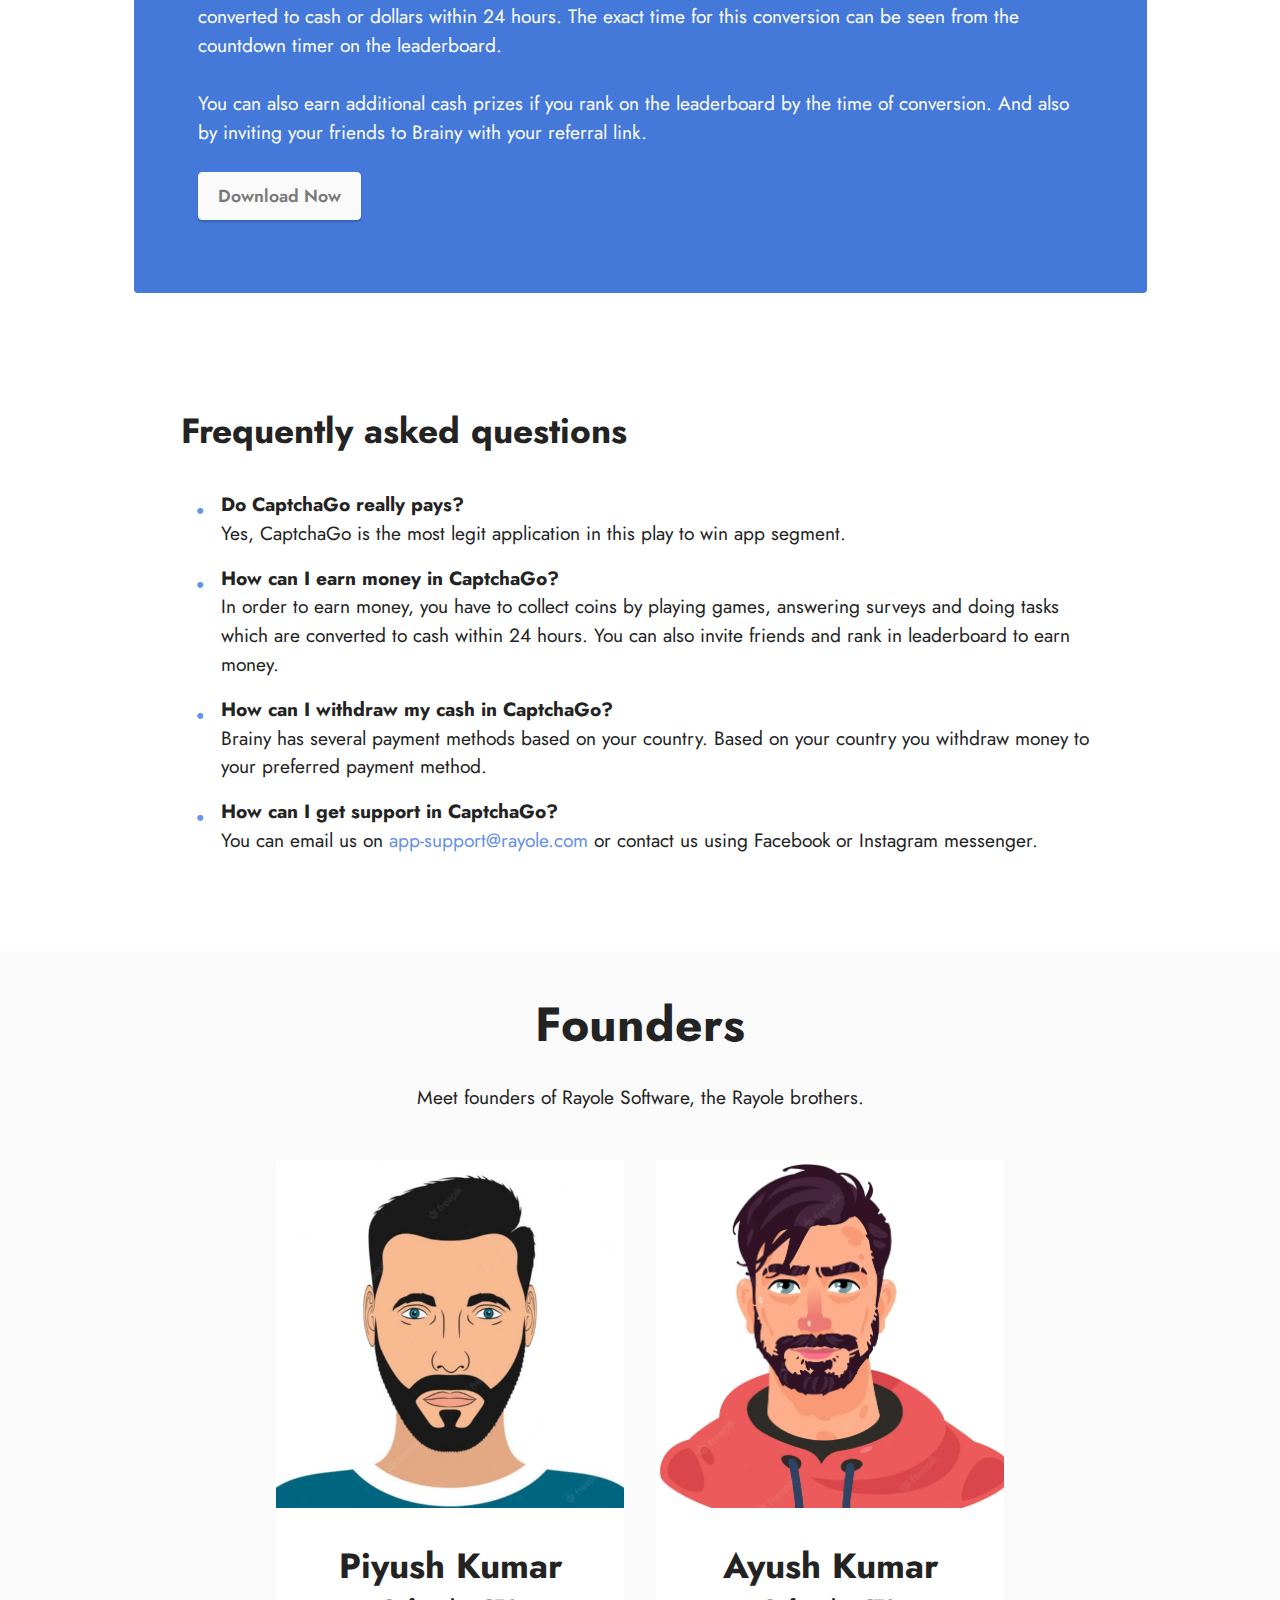
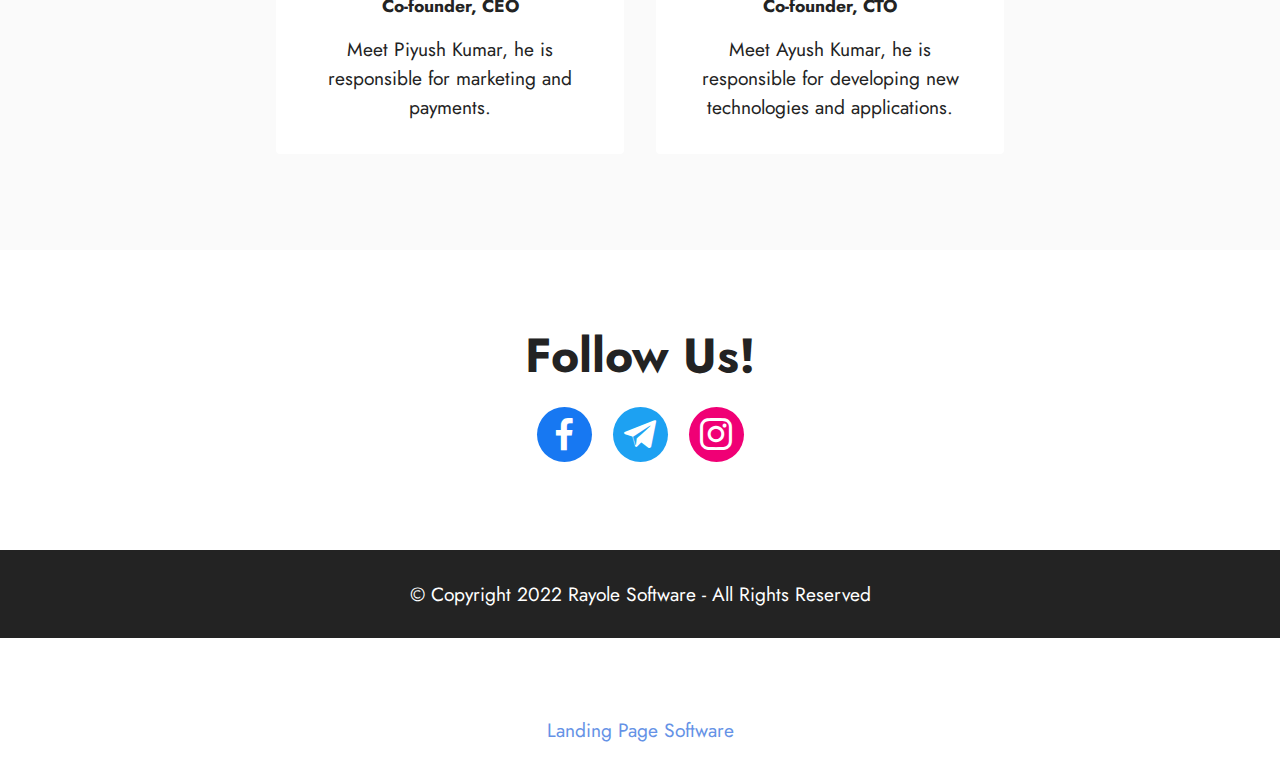
<file: captchaGo.html>
<!DOCTYPE html>
<html  >
<head>
  <!-- Site made with Mobirise Website Builder v5.8.4, https://mobirise.com -->
  <meta charset="UTF-8">
  <meta http-equiv="X-UA-Compatible" content="IE=edge">
  <meta name="generator" content="Mobirise v5.8.4, mobirise.com">
  <meta name="viewport" content="width=device-width, initial-scale=1, minimum-scale=1">
  <link rel="shortcut icon" href="assets/images/rayole-logo-128x128.png" type="image/x-icon">
  <meta name="description" content="You can earn cash rewards by playing memorizing game and doing in app tasks like surveys and offers. Download Now">
  
  
  <title>CaptchaGo - Rayole</title>
  <link rel="stylesheet" href="assets/web/assets/mobirise-icons2/mobirise2.css">
  <link rel="stylesheet" href="assets/bootstrap/css/bootstrap.min.css">
  <link rel="stylesheet" href="assets/bootstrap/css/bootstrap-grid.min.css">
  <link rel="stylesheet" href="assets/bootstrap/css/bootstrap-reboot.min.css">
  <link rel="stylesheet" href="assets/socicon/css/styles.css">
  <link rel="stylesheet" href="assets/dropdown/css/style.css">
  <link rel="stylesheet" href="assets/theme/css/style.css">
  <link rel="preload" href="https://fonts.googleapis.com/css?family=Jost:100,200,300,400,500,600,700,800,900,100i,200i,300i,400i,500i,600i,700i,800i,900i&display=swap" as="style" onload="this.onload=null;this.rel='stylesheet'">
  <noscript><link rel="stylesheet" href="https://fonts.googleapis.com/css?family=Jost:100,200,300,400,500,600,700,800,900,100i,200i,300i,400i,500i,600i,700i,800i,900i&display=swap"></noscript>
  <link rel="preload" as="style" href="assets/mobirise/css/mbr-additional.css"><link rel="stylesheet" href="assets/mobirise/css/mbr-additional.css" type="text/css">

  
  
  
</head>
<body>
  
  <section data-bs-version="5.1" class="header18 cid-twijnMOUtu mbr-fullscreen" id="header18-1p">

    

    
    

    <div class="align-center container">
        <div class="row justify-content-center">
            <div class="col-12 col-lg-10">
                <h1 class="mbr-section-title mbr-fonts-style mbr-white mb-3 display-1"><strong>CaptchaGo</strong></h1>
                
                <p class="mbr-text mbr-fonts-style mbr-white display-7">
                    Just play the game and get real cash rewards!<br>Currently available for <strong><u>Android</u></strong> only</p>
                <div class="mbr-section-btn mt-3"><a class="btn btn-white display-4" href="https://captchago.page.link/ASyW" target="_blank">Download Now</a></div>
            </div>
        </div>
    </div>
</section>

<section data-bs-version="5.1" class="features1 cid-twijnN7xyO" id="features1-1q">
    

    
    
    <div class="container">
        <div class="row">
            <div class="col-12 col-lg-9">
                <h3 class="mbr-section-title mbr-fonts-style align-center mb-0 display-2">
                    <strong>Earning Ways</strong></h3>
                
            </div>
        </div>
        <div class="row">
            <div class="card col-12 col-md-6 col-lg-3">
                <div class="card-wrapper">
                    <div class="card-box align-center">
                        <div class="iconfont-wrapper">
                            <span class="mbr-iconfont mobi-mbri-cash mobi-mbri" style="color: rgb(68, 121, 217); fill: rgb(68, 121, 217);"></span>
                        </div>
                        <h5 class="card-title mbr-fonts-style display-7"><strong>Game</strong></h5>
                        <p class="card-text mbr-fonts-style display-7">You can play Captcha game to collect coins. Just detect the number and select the correct one to win.</p>
                    </div>
                </div>
            </div>
            <div class="card col-12 col-md-6 col-lg-3">
                <div class="card-wrapper">
                    <div class="card-box align-center">
                        <div class="iconfont-wrapper">
                            <span class="mbr-iconfont mobi-mbri-cash mobi-mbri" style="color: rgb(68, 121, 217); fill: rgb(68, 121, 217);"></span>
                        </div>
                        <h5 class="card-title mbr-fonts-style display-7"><strong>Surveys</strong></h5>
                        <p class="card-text mbr-fonts-style display-7">You have a variety of survey providers, just answer simple questions and win a lot of coins. Easy</p>
                    </div>
                </div>
            </div>
            <div class="card col-12 col-md-6 col-lg-3">
                <div class="card-wrapper">
                    <div class="card-box align-center">
                        <div class="iconfont-wrapper">
                            <span class="mbr-iconfont mobi-mbri-cash mobi-mbri" style="color: rgb(68, 121, 217); fill: rgb(68, 121, 217);"></span>
                        </div>
                        <h5 class="card-title mbr-fonts-style display-7"><strong>Tasks</strong></h5>
                        <p class="card-text mbr-fonts-style display-7">You can also finish tasks like installing and using applications to win coins easily.</p>
                    </div>
                </div>
            </div>
            
        </div>
    </div>
</section>

<section data-bs-version="5.1" class="content15 cid-twijnNJlWn" id="content15-1r">

    

    
    
    <div class="container">
        <div class="row justify-content-center">
            <div class="card col-md-12 col-lg-11">
                <div class="card-wrapper">
                    <div class="card-box align-left">
                        <h4 class="card-title mbr-fonts-style mbr-white mb-3 display-5"><strong>How to win cash rewards?</strong></h4>
                        <p class="mbr-text mbr-fonts-style display-7">Firstly you have collect coins by playing games, answering surveys and doing tasks. These coins are then converted to cash or dollars within 24 hours. The exact time for this conversion can be seen from the countdown timer on the leaderboard.
<br>
<br>You can also earn additional cash prizes if you rank on the leaderboard by the time of conversion. And also by inviting your friends to Brainy with your referral link.</p>
                        <div class="mbr-section-btn mt-3"><a class="btn btn-white display-4" href="https://captchago.page.link/ASyW" target="_blank">Download Now</a></div>
                    </div>
                </div>
            </div>
        </div>
    </div>
</section>

<section data-bs-version="5.1" class="content14 cid-twijnO80CX" id="content14-1s">
    

    
    
    
    <div class="container">
        <div class="row justify-content-center">
            <div class="col-md-12 col-lg-10">
                    <h3 class="mbr-section-title mbr-fonts-style mb-4 display-5">
                        <strong>Frequently asked questions</strong>
                    </h3>
                <ul class="list mbr-fonts-style display-7">
                    <li><strong>Do CaptchaGo really pays?</strong><br>Yes, CaptchaGo is the most legit application in this play to win app segment.</li>
                    <li><strong>How can I earn money in CaptchaGo?</strong><br>In order to earn money, you have to collect coins by playing games, answering surveys and doing tasks which are converted to cash within 24 hours. You can also invite friends and rank in leaderboard to earn money.</li>
                    <li><strong>How can I withdraw my cash in CaptchaGo?</strong><br>Brainy has several payment methods based on your country. Based on your country you withdraw money to your preferred payment method.</li>
                    <li><strong>How can I get support in CaptchaGo?
                        </strong><br>You can email us on <a href="mailto:app-support@rayole.com" class="text-primary">app-support@rayole.com</a>&nbsp;or contact us using Facebook or Instagram messenger.</li>
                </ul>
            </div>
        </div>
    </div>
</section>

<section data-bs-version="5.1" class="team1 cid-twijnOwOVF" id="team1-1t">
    

    
    
    <div class="container">
        <div class="row justify-content-center">
            <div class="col-12">
                <h3 class="mbr-section-title mbr-fonts-style align-center mb-4 display-2">
                    <strong>Founders</strong></h3>
                <p class="mbr-section-subtitle mbr-fonts-style align-center mb-5 display-7">
                    Meet founders of Rayole Software, the Rayole brothers.</p>
            </div>
            <div class="col-sm-6 col-lg-4">
                <div class="card-wrap">
                    <div class="image-wrap">
                        <img src="assets/images/piyush-avatar-1-695x695.jpeg" alt="Mobirise Website Builder">
                    </div>
                    <div class="content-wrap">
                        <h5 class="mbr-section-title card-title mbr-fonts-style align-center m-0 display-5">
                            <strong>Piyush Kumar</strong></h5>
                        <h6 class="mbr-role mbr-fonts-style align-center mb-3 display-4">
                            <strong>Co-founder, CEO</strong></h6>
                        <p class="card-text mbr-fonts-style align-center display-7">Meet Piyush Kumar, he is responsible for marketing and payments.</p>
                        
                        
                    </div>
                </div>
            </div>

            <div class="col-sm-6 col-lg-4">
                <div class="card-wrap">
                    <div class="image-wrap">
                        <img src="assets/images/ayush-avatar-3.webp" alt="Mobirise Website Builder">
                    </div>
                    <div class="content-wrap">
                        <h5 class="mbr-section-title card-title mbr-fonts-style align-center m-0 display-5">
                            <strong>Ayush Kumar</strong></h5>
                        <h6 class="mbr-role mbr-fonts-style align-center mb-3 display-4">
                            <strong>Co-founder, CTO</strong></h6>
                        <p class="card-text mbr-fonts-style align-center display-7">
                            Meet Ayush Kumar, he is responsible for developing new technologies and applications.</p>
                        
                        
                    </div>
                </div>
            </div>

            

            
        </div>
    </div>
</section>

<section data-bs-version="5.1" class="share3 cid-twijnPrUv0" id="share3-1u">
    
     
    
    
    

    <div class="container">
        <div class="media-container-row">
            <div class="col-12">
                <h3 class="mbr-section-title align-center mb-3 mbr-fonts-style display-2">
                    <strong>Follow Us!</strong>
                </h3>
                <div class="social-list align-center">
                   
                    <a class="iconfont-wrapper bg-facebook m-2 " target="_blank" href="https://www.facebook.com/rayolesoftware">
                            <span class="socicon-facebook socicon"></span>
                        </a>
                        <a class="iconfont-wrapper bg-twitter m-2" href="https://telegram.me/rayolesoftware_official" target="_blank">
                            <span class="socicon-telegram socicon"></span>
                        </a>
                        <a class="iconfont-wrapper bg-instagram m-2" href="https://www.instagram.com/rayolesoftware" target="_blank">
                            <span class="socicon-instagram socicon"></span>
                        </a>
                        
                        
                        
                        
                        
                        
                        
                        
                </div>
            </div>
        </div>
    </div>
</section>

<section data-bs-version="5.1" class="footer7 cid-twijnPWagE" once="footers" id="footer7-1v">

    

    

    <div class="container">
        <div class="media-container-row align-center mbr-white">
            <div class="col-12">
                <p class="mbr-text mb-0 mbr-fonts-style display-7">
                    © Copyright 2022 Rayole Software - All Rights Reserved
                </p>
            </div>
        </div>
    </div>
</section>

<section data-bs-version="5.1" class="menu menu2 cid-twijnQkfaO" once="menu" id="menu2-1w">
    
    <nav class="navbar navbar-dropdown navbar-fixed-top navbar-expand-lg">
        <div class="container">
            <div class="navbar-brand">
                <span class="navbar-logo">
                    <a href="index.html">
                        <img src="assets/images/rayole-logo-128x128.png" alt="Rayole Software" style="height: 3rem;">
                    </a>
                </span>
                <span class="navbar-caption-wrap"><a class="navbar-caption text-black text-primary display-7" href="index.html">Rayole Software</a></span>
            </div>
            <button class="navbar-toggler" type="button" data-toggle="collapse" data-bs-toggle="collapse" data-target="#navbarSupportedContent" data-bs-target="#navbarSupportedContent" aria-controls="navbarNavAltMarkup" aria-expanded="false" aria-label="Toggle navigation">
                <div class="hamburger">
                    <span></span>
                    <span></span>
                    <span></span>
                    <span></span>
                </div>
            </button>
            <div class="collapse navbar-collapse" id="navbarSupportedContent">
                <ul class="navbar-nav nav-dropdown nav-right" data-app-modern-menu="true"><li class="nav-item"><a class="nav-link link text-black text-primary display-4" href="index.html#content5-1d">
                            About us</a></li>
                    <li class="nav-item"><a class="nav-link link text-black text-primary display-4" href="index.html#features3-1a">Projects<br></a></li>
                    <li class="nav-item"><a class="nav-link link text-black text-primary display-4" href="index.html#contacts1-1c">Contact Us</a>
                    </li></ul>
                <div class="icons-menu">
                    <a class="iconfont-wrapper" href="https://www.facebook.com/rayolesoftware" target="_blank">
                        <span class="p-2 mbr-iconfont socicon-facebook socicon"></span>
                    </a>
                    <a class="iconfont-wrapper" href="https://telegram.me/rayolesoftware_official" target="_blank">
                        <span class="p-2 mbr-iconfont socicon-telegram socicon"></span>
                    </a>
                    <a class="iconfont-wrapper" href="https://www.instagram.com/rayolesoftware/" target="_blank">
                        <span class="p-2 mbr-iconfont socicon-instagram socicon"></span>
                    </a>
                    
                </div>
                
            </div>
        </div>
    </nav>
</section><section class="display-7" style="padding: 0;align-items: center;justify-content: center;flex-wrap: wrap;    align-content: center;display: flex;position: relative;height: 4rem;"><a href="https://mobiri.se/2881301" style="flex: 1 1;height: 4rem;position: absolute;width: 100%;z-index: 1;"><img alt="" style="height: 4rem;" src="[data-uri]"></a><p style="margin: 0;text-align: center;" class="display-7">&#8204;</p><a style="z-index:1" href="https://mobirise.com/builder/landing-page-software.html">Landing Page Software</a></section><script src="assets/bootstrap/js/bootstrap.bundle.min.js"></script>  <script src="assets/smoothscroll/smooth-scroll.js"></script>  <script src="assets/ytplayer/index.js"></script>  <script src="assets/dropdown/js/navbar-dropdown.js"></script>  <script src="assets/theme/js/script.js"></script>  
  
  
</body>
</html>
</file>
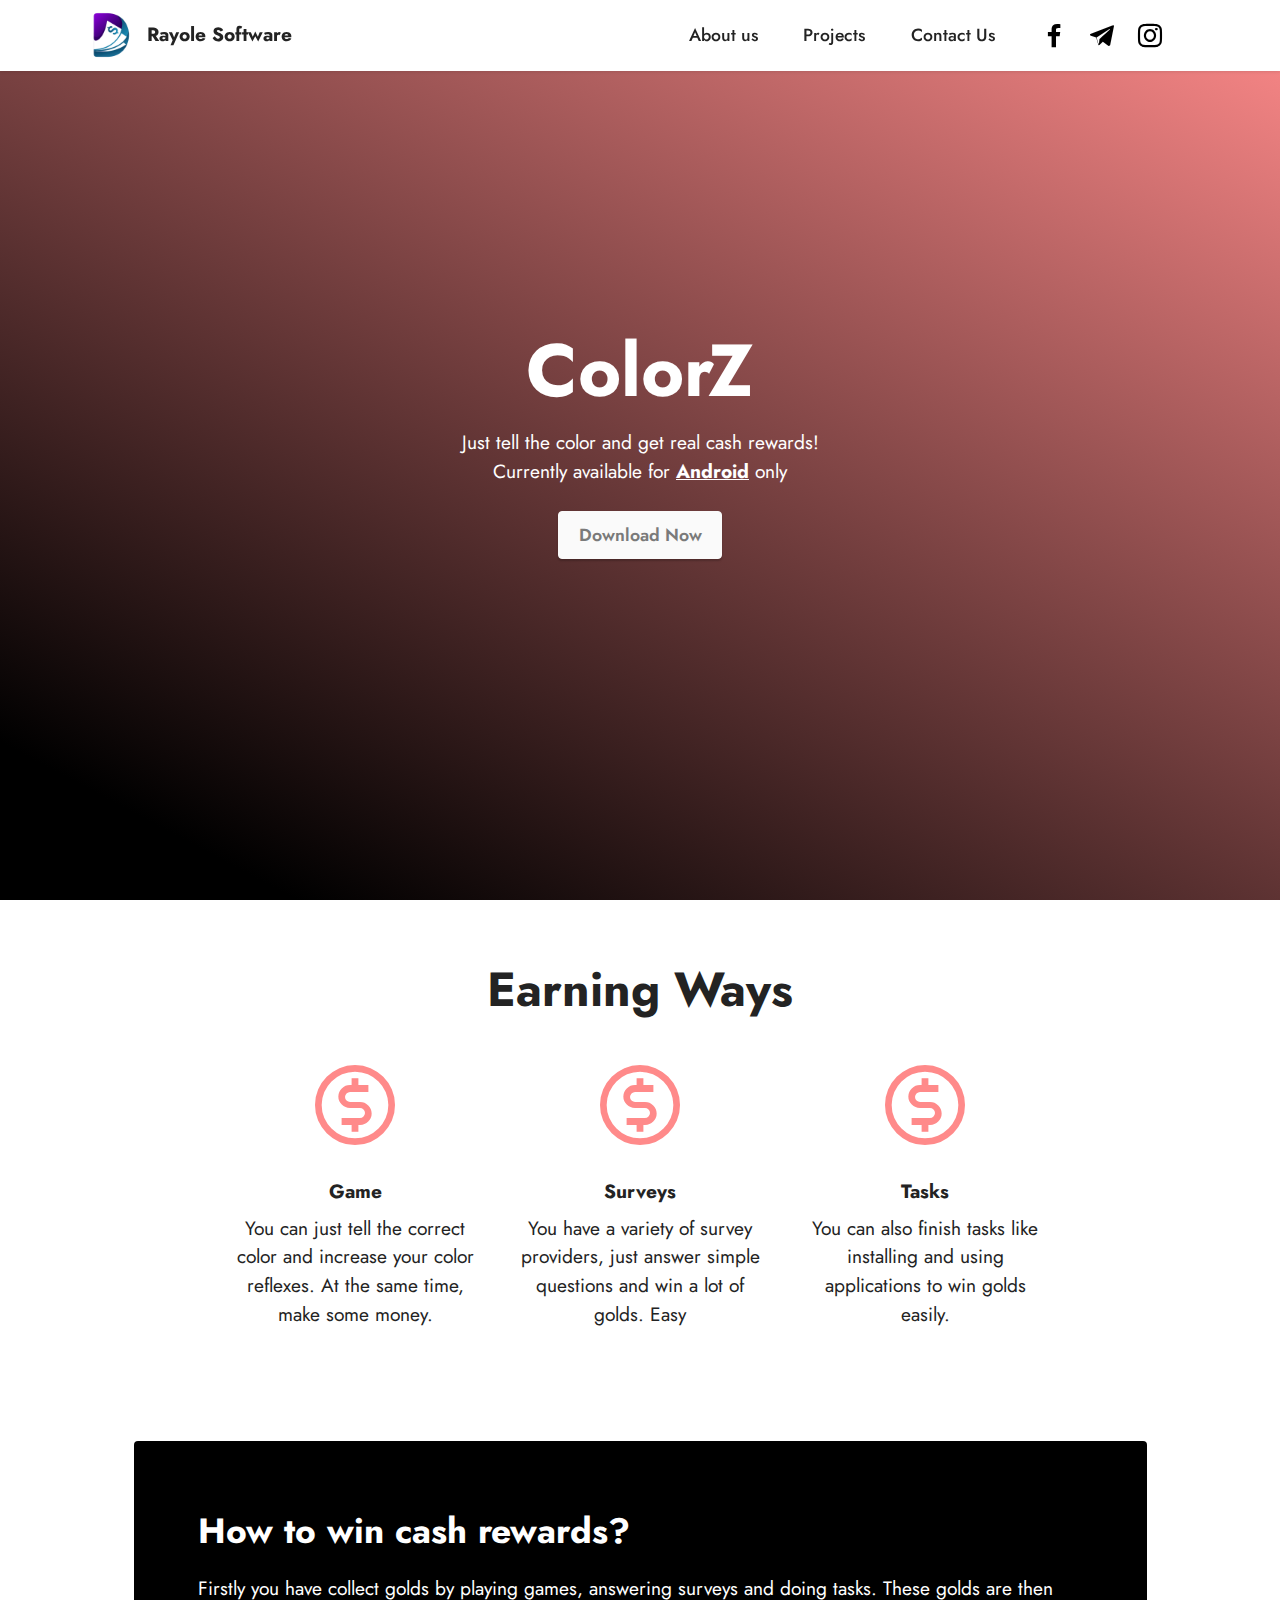
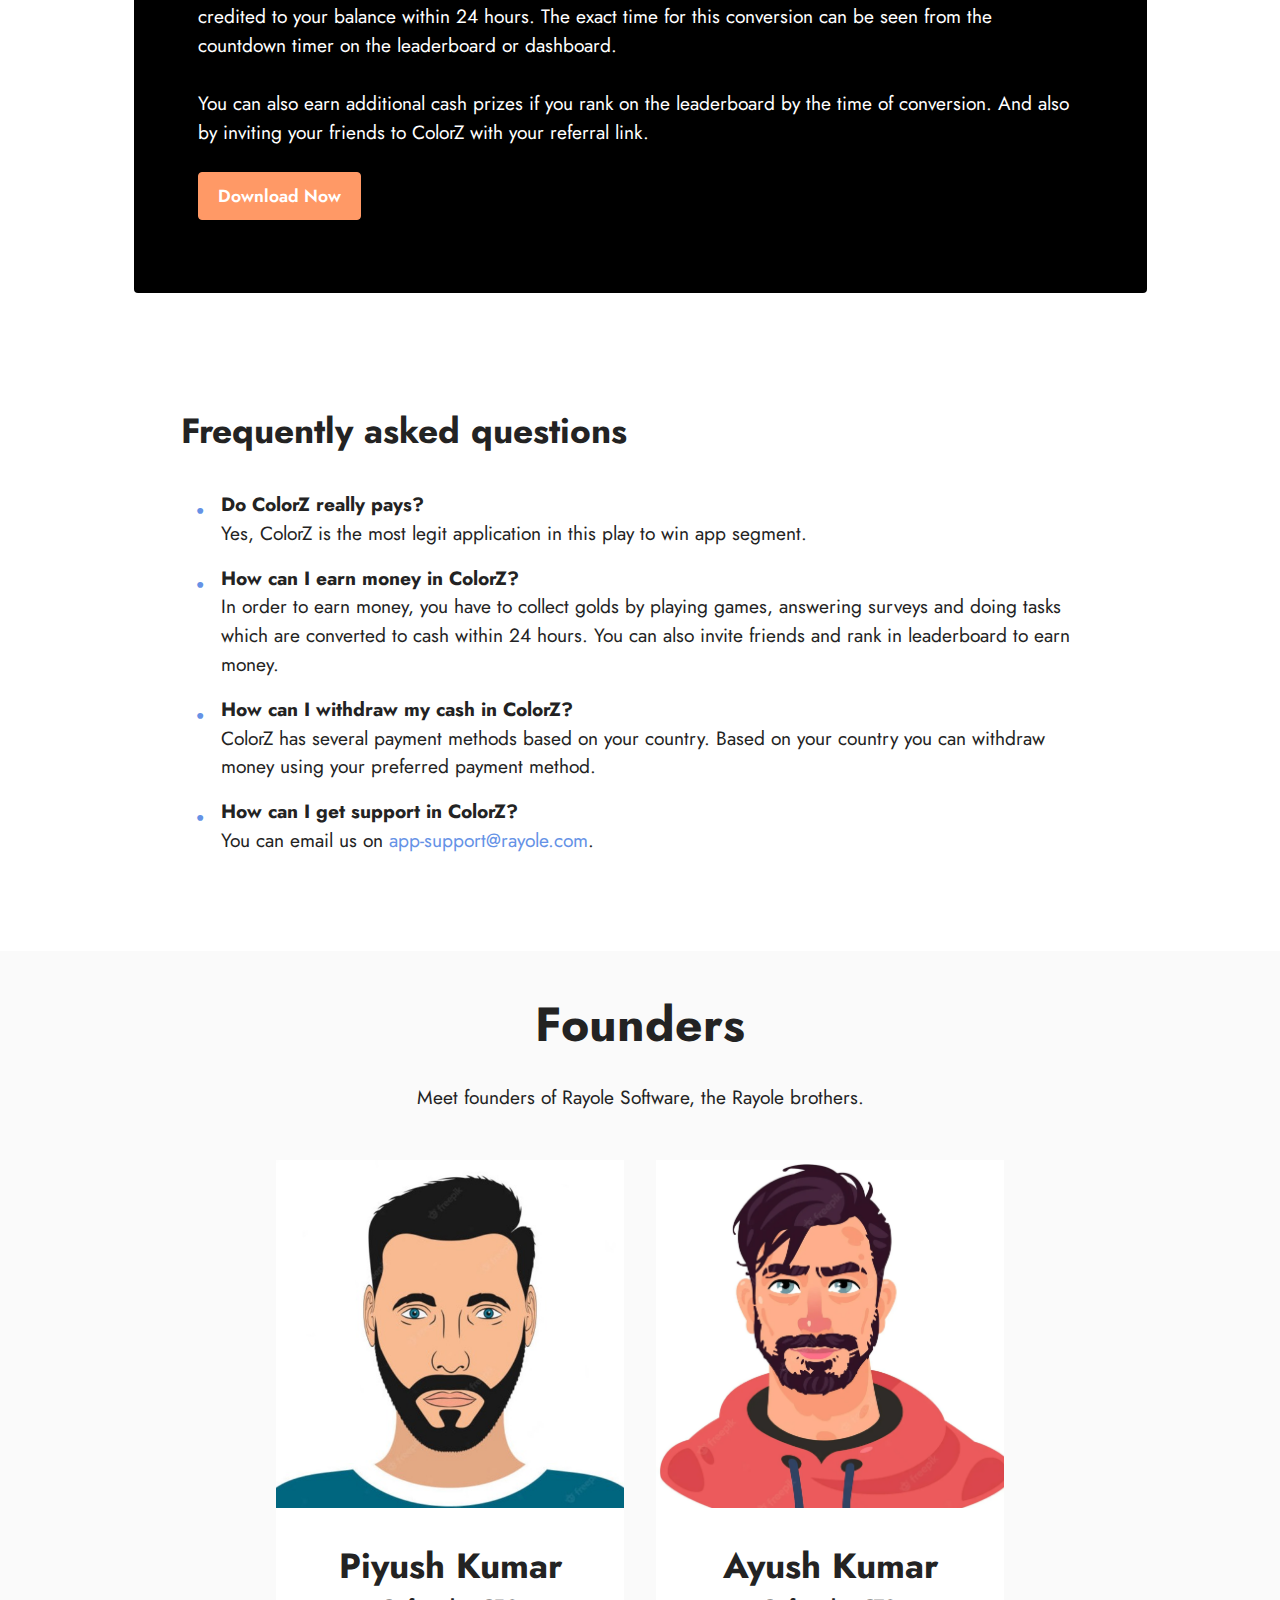
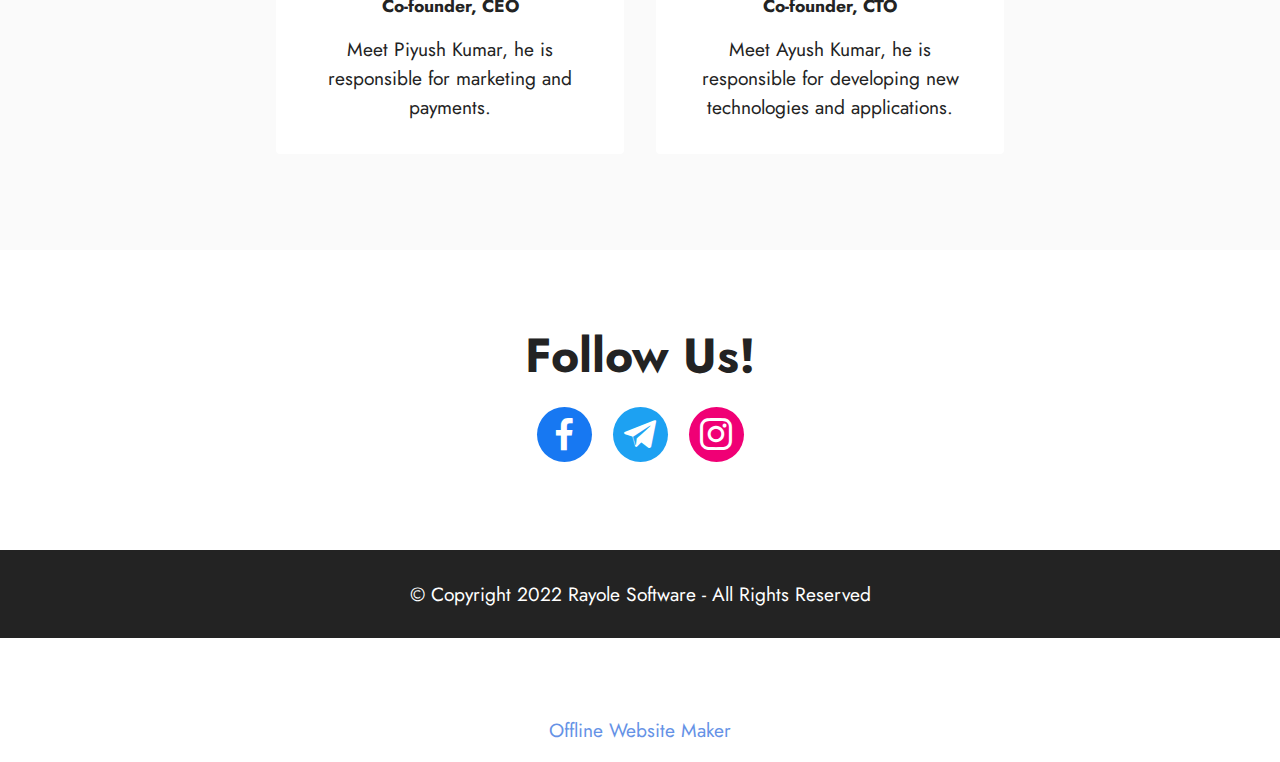
<file: colorz.html>
<!DOCTYPE html>
<html  >
<head>
  <!-- Site made with Mobirise Website Builder v5.8.4, https://mobirise.com -->
  <meta charset="UTF-8">
  <meta http-equiv="X-UA-Compatible" content="IE=edge">
  <meta name="generator" content="Mobirise v5.8.4, mobirise.com">
  <meta name="viewport" content="width=device-width, initial-scale=1, minimum-scale=1">
  <link rel="shortcut icon" href="assets/images/rayole-logo-128x128.png" type="image/x-icon">
  <meta name="description" content="You can earn cash rewards by playing memorizing game and doing in app tasks like surveys and offers. Download Now">
  
  
  <title>ColorZ - Rayole</title>
  <link rel="stylesheet" href="assets/web/assets/mobirise-icons2/mobirise2.css">
  <link rel="stylesheet" href="assets/bootstrap/css/bootstrap.min.css">
  <link rel="stylesheet" href="assets/bootstrap/css/bootstrap-grid.min.css">
  <link rel="stylesheet" href="assets/bootstrap/css/bootstrap-reboot.min.css">
  <link rel="stylesheet" href="assets/socicon/css/styles.css">
  <link rel="stylesheet" href="assets/dropdown/css/style.css">
  <link rel="stylesheet" href="assets/theme/css/style.css">
  <link rel="preload" href="https://fonts.googleapis.com/css?family=Jost:100,200,300,400,500,600,700,800,900,100i,200i,300i,400i,500i,600i,700i,800i,900i&display=swap" as="style" onload="this.onload=null;this.rel='stylesheet'">
  <noscript><link rel="stylesheet" href="https://fonts.googleapis.com/css?family=Jost:100,200,300,400,500,600,700,800,900,100i,200i,300i,400i,500i,600i,700i,800i,900i&display=swap"></noscript>
  <link rel="preload" as="style" href="assets/mobirise/css/mbr-additional.css"><link rel="stylesheet" href="assets/mobirise/css/mbr-additional.css" type="text/css">

  
  
  
</head>
<body>
  
  <section data-bs-version="5.1" class="header18 cid-tqavKLHbyK mbr-fullscreen" id="header18-1h">

    

    
    

    <div class="align-center container">
        <div class="row justify-content-center">
            <div class="col-12 col-lg-10">
                <h1 class="mbr-section-title mbr-fonts-style mbr-white mb-3 display-1"><strong>ColorZ</strong></h1>
                
                <p class="mbr-text mbr-fonts-style mbr-white display-7">
                    Just tell the color and get real cash rewards!<br>Currently available for <strong><u>Android</u></strong> only</p>
                <div class="mbr-section-btn mt-3"><a class="btn btn-white display-4" href="https://colorz.page.link/DHwe" target="_blank">Download Now</a></div>
            </div>
        </div>
    </div>
</section>

<section data-bs-version="5.1" class="features1 cid-tqavKM1TTR" id="features1-1i">
    

    
    
    <div class="container">
        <div class="row">
            <div class="col-12 col-lg-9">
                <h3 class="mbr-section-title mbr-fonts-style align-center mb-0 display-2">
                    <strong>Earning Ways</strong></h3>
                
            </div>
        </div>
        <div class="row">
            <div class="card col-12 col-md-6 col-lg-3">
                <div class="card-wrapper">
                    <div class="card-box align-center">
                        <div class="iconfont-wrapper">
                            <span class="mbr-iconfont mobi-mbri-cash mobi-mbri" style="color: rgb(255, 138, 138); fill: rgb(255, 138, 138);"></span>
                        </div>
                        <h5 class="card-title mbr-fonts-style display-7"><strong>Game</strong></h5>
                        <p class="card-text mbr-fonts-style display-7">You can just tell the correct color and increase your color reflexes. At the same time, make some money.</p>
                    </div>
                </div>
            </div>
            <div class="card col-12 col-md-6 col-lg-3">
                <div class="card-wrapper">
                    <div class="card-box align-center">
                        <div class="iconfont-wrapper">
                            <span class="mbr-iconfont mobi-mbri-cash mobi-mbri" style="color: rgb(255, 138, 138); fill: rgb(255, 138, 138);"></span>
                        </div>
                        <h5 class="card-title mbr-fonts-style display-7"><strong>Surveys</strong></h5>
                        <p class="card-text mbr-fonts-style display-7">You have a variety of survey providers, just answer simple questions and win a lot of golds. Easy</p>
                    </div>
                </div>
            </div>
            <div class="card col-12 col-md-6 col-lg-3">
                <div class="card-wrapper">
                    <div class="card-box align-center">
                        <div class="iconfont-wrapper">
                            <span class="mbr-iconfont mobi-mbri-cash mobi-mbri" style="color: rgb(255, 138, 138); fill: rgb(255, 138, 138);"></span>
                        </div>
                        <h5 class="card-title mbr-fonts-style display-7"><strong>Tasks</strong></h5>
                        <p class="card-text mbr-fonts-style display-7">You can also finish tasks like installing and using applications to win golds easily.</p>
                    </div>
                </div>
            </div>
            
        </div>
    </div>
</section>

<section data-bs-version="5.1" class="content15 cid-tqavKMqhMH" id="content15-1j">

    

    
    
    <div class="container">
        <div class="row justify-content-center">
            <div class="card col-md-12 col-lg-11">
                <div class="card-wrapper">
                    <div class="card-box align-left">
                        <h4 class="card-title mbr-fonts-style mbr-white mb-3 display-5"><strong>How to win cash rewards?</strong></h4>
                        <p class="mbr-text mbr-fonts-style display-7">Firstly you have collect golds by playing games, answering surveys and doing tasks. These golds are then credited to your balance within 24 hours. The exact time for this conversion can be seen from the countdown timer on the leaderboard or dashboard.
<br>
<br>You can also earn additional cash prizes if you rank on the leaderboard by the time of conversion. And also by inviting your friends to ColorZ with your referral link.</p>
                        <div class="mbr-section-btn mt-3"><a class="btn btn-danger display-4" href="https://colorz.page.link/DHwe" target="_blank">Download Now</a></div>
                    </div>
                </div>
            </div>
        </div>
    </div>
</section>

<section data-bs-version="5.1" class="content14 cid-tqavKMIEGR" id="content14-1k">
    

    
    
    
    <div class="container">
        <div class="row justify-content-center">
            <div class="col-md-12 col-lg-10">
                    <h3 class="mbr-section-title mbr-fonts-style mb-4 display-5">
                        <strong>Frequently asked questions</strong>
                    </h3>
                <ul class="list mbr-fonts-style display-7">
                    <li><strong>Do ColorZ really pays?</strong><br>Yes, ColorZ is the most legit application in this play to win app segment.</li>
                    <li><strong>How can I earn money in ColorZ?</strong><br>In order to earn money, you have to collect golds by playing games, answering surveys and doing tasks which are converted to cash within 24 hours. You can also invite friends and rank in leaderboard to earn money.</li>
                    <li><strong>How can I withdraw my cash in ColorZ?</strong><br>ColorZ has several payment methods based on your country. Based on your country you can withdraw money using your preferred payment method.</li>
                    <li><strong>How can I get support in ColorZ?
                        </strong><br>You can email us on <a href="mailto:app-support@rayole.com" class="text-primary">app-support@rayole.com</a>.</li>
                </ul>
            </div>
        </div>
    </div>
</section>

<section data-bs-version="5.1" class="team1 cid-tqavKMZHfs" id="team1-1l">
    

    
    
    <div class="container">
        <div class="row justify-content-center">
            <div class="col-12">
                <h3 class="mbr-section-title mbr-fonts-style align-center mb-4 display-2">
                    <strong>Founders</strong></h3>
                <p class="mbr-section-subtitle mbr-fonts-style align-center mb-5 display-7">
                    Meet founders of Rayole Software, the Rayole brothers.</p>
            </div>
            <div class="col-sm-6 col-lg-4">
                <div class="card-wrap">
                    <div class="image-wrap">
                        <img src="assets/images/piyush-avatar-1-695x695.jpeg" alt="Mobirise Website Builder">
                    </div>
                    <div class="content-wrap">
                        <h5 class="mbr-section-title card-title mbr-fonts-style align-center m-0 display-5">
                            <strong>Piyush Kumar</strong></h5>
                        <h6 class="mbr-role mbr-fonts-style align-center mb-3 display-4">
                            <strong>Co-founder, CEO</strong></h6>
                        <p class="card-text mbr-fonts-style align-center display-7">Meet Piyush Kumar, he is responsible for marketing and payments.</p>
                        
                        
                    </div>
                </div>
            </div>

            <div class="col-sm-6 col-lg-4">
                <div class="card-wrap">
                    <div class="image-wrap">
                        <img src="assets/images/ayush-avatar-3.webp" alt="Mobirise Website Builder">
                    </div>
                    <div class="content-wrap">
                        <h5 class="mbr-section-title card-title mbr-fonts-style align-center m-0 display-5">
                            <strong>Ayush Kumar</strong></h5>
                        <h6 class="mbr-role mbr-fonts-style align-center mb-3 display-4">
                            <strong>Co-founder, CTO</strong></h6>
                        <p class="card-text mbr-fonts-style align-center display-7">
                            Meet Ayush Kumar, he is responsible for developing new technologies and applications.</p>
                        
                        
                    </div>
                </div>
            </div>

            

            
        </div>
    </div>
</section>

<section data-bs-version="5.1" class="share3 cid-tqavKNGrEY" id="share3-1m">
    
     
    
    
    

    <div class="container">
        <div class="media-container-row">
            <div class="col-12">
                <h3 class="mbr-section-title align-center mb-3 mbr-fonts-style display-2">
                    <strong>Follow Us!</strong>
                </h3>
                <div class="social-list align-center">
                   
                    <a class="iconfont-wrapper bg-facebook m-2 " target="_blank" href="https://www.facebook.com/rayolesoftware">
                            <span class="socicon-facebook socicon"></span>
                        </a>
                        <a class="iconfont-wrapper bg-twitter m-2" href="https://telegram.me/rayolesoftware_official" target="_blank">
                            <span class="socicon-telegram socicon"></span>
                        </a>
                        <a class="iconfont-wrapper bg-instagram m-2" href="https://www.instagram.com/rayolesoftware" target="_blank">
                            <span class="socicon-instagram socicon"></span>
                        </a>
                        
                        
                        
                        
                        
                        
                        
                        
                </div>
            </div>
        </div>
    </div>
</section>

<section data-bs-version="5.1" class="footer7 cid-tqavKO5QOd" once="footers" id="footer7-1n">

    

    

    <div class="container">
        <div class="media-container-row align-center mbr-white">
            <div class="col-12">
                <p class="mbr-text mb-0 mbr-fonts-style display-7">
                    © Copyright 2022 Rayole Software - All Rights Reserved
                </p>
            </div>
        </div>
    </div>
</section>

<section data-bs-version="5.1" class="menu menu2 cid-tqavKOkeih" once="menu" id="menu2-1o">
    
    <nav class="navbar navbar-dropdown navbar-fixed-top navbar-expand-lg">
        <div class="container">
            <div class="navbar-brand">
                <span class="navbar-logo">
                    <a href="index.html">
                        <img src="assets/images/rayole-logo-128x128.png" alt="Rayole Software" style="height: 3rem;">
                    </a>
                </span>
                <span class="navbar-caption-wrap"><a class="navbar-caption text-black text-primary display-7" href="index.html">Rayole Software</a></span>
            </div>
            <button class="navbar-toggler" type="button" data-toggle="collapse" data-bs-toggle="collapse" data-target="#navbarSupportedContent" data-bs-target="#navbarSupportedContent" aria-controls="navbarNavAltMarkup" aria-expanded="false" aria-label="Toggle navigation">
                <div class="hamburger">
                    <span></span>
                    <span></span>
                    <span></span>
                    <span></span>
                </div>
            </button>
            <div class="collapse navbar-collapse" id="navbarSupportedContent">
                <ul class="navbar-nav nav-dropdown nav-right" data-app-modern-menu="true"><li class="nav-item"><a class="nav-link link text-black text-primary display-4" href="index.html#content5-1d">
                            About us</a></li>
                    <li class="nav-item"><a class="nav-link link text-black text-primary display-4" href="index.html#features3-1a">Projects<br></a></li>
                    <li class="nav-item"><a class="nav-link link text-black text-primary display-4" href="index.html#contacts1-1c">Contact Us</a>
                    </li></ul>
                <div class="icons-menu">
                    <a class="iconfont-wrapper" href="https://www.facebook.com/rayolesoftware" target="_blank">
                        <span class="p-2 mbr-iconfont socicon-facebook socicon"></span>
                    </a>
                    <a class="iconfont-wrapper" href="https://telegram.me/rayolesoftware_official" target="_blank">
                        <span class="p-2 mbr-iconfont socicon-telegram socicon"></span>
                    </a>
                    <a class="iconfont-wrapper" href="https://www.instagram.com/rayolesoftware/" target="_blank">
                        <span class="p-2 mbr-iconfont socicon-instagram socicon"></span>
                    </a>
                    
                </div>
                
            </div>
        </div>
    </nav>
</section><section class="display-7" style="padding: 0;align-items: center;justify-content: center;flex-wrap: wrap;    align-content: center;display: flex;position: relative;height: 4rem;"><a href="https://mobiri.se/2881301" style="flex: 1 1;height: 4rem;position: absolute;width: 100%;z-index: 1;"><img alt="" style="height: 4rem;" src="[data-uri]"></a><p style="margin: 0;text-align: center;" class="display-7">&#8204;</p><a style="z-index:1" href="https://mobirise.com/offline-website-builder.html">Offline Website Maker</a></section><script src="assets/bootstrap/js/bootstrap.bundle.min.js"></script>  <script src="assets/smoothscroll/smooth-scroll.js"></script>  <script src="assets/ytplayer/index.js"></script>  <script src="assets/dropdown/js/navbar-dropdown.js"></script>  <script src="assets/theme/js/script.js"></script>  
  
  
</body>
</html>
</file>
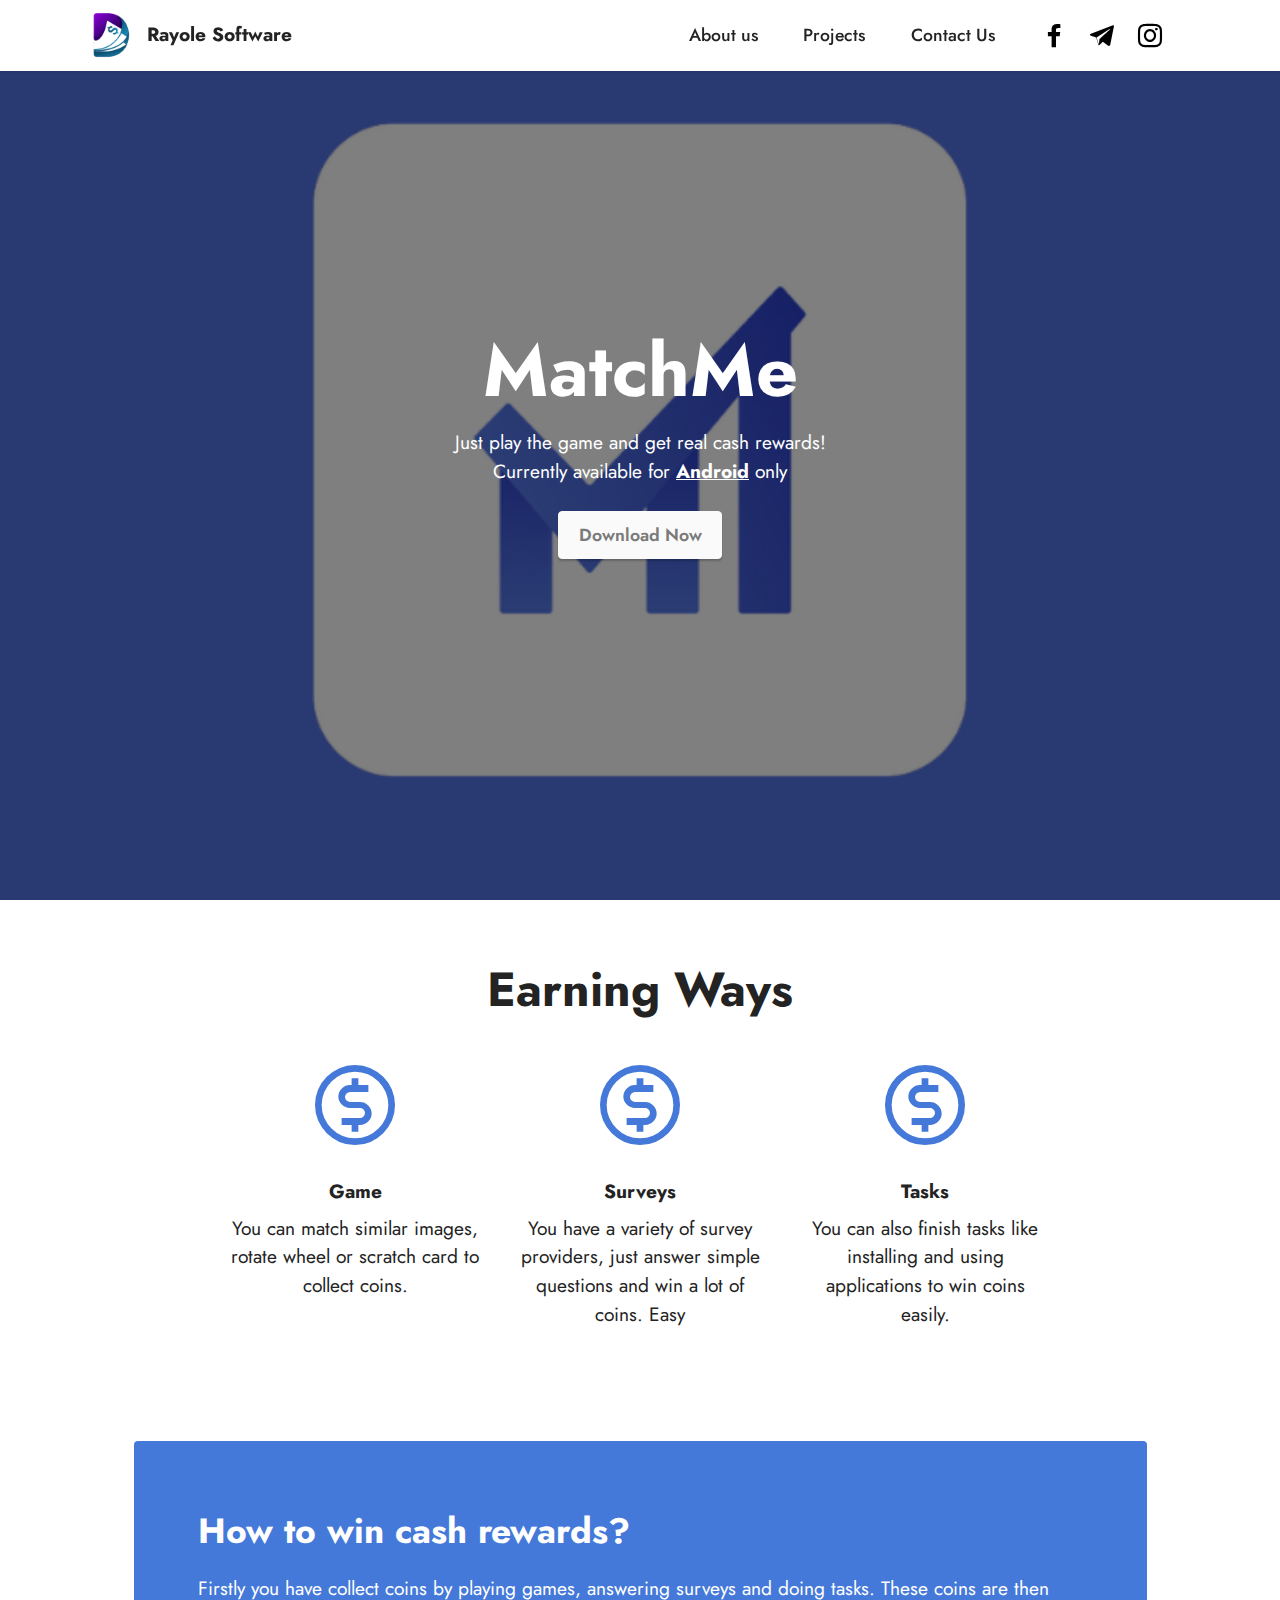
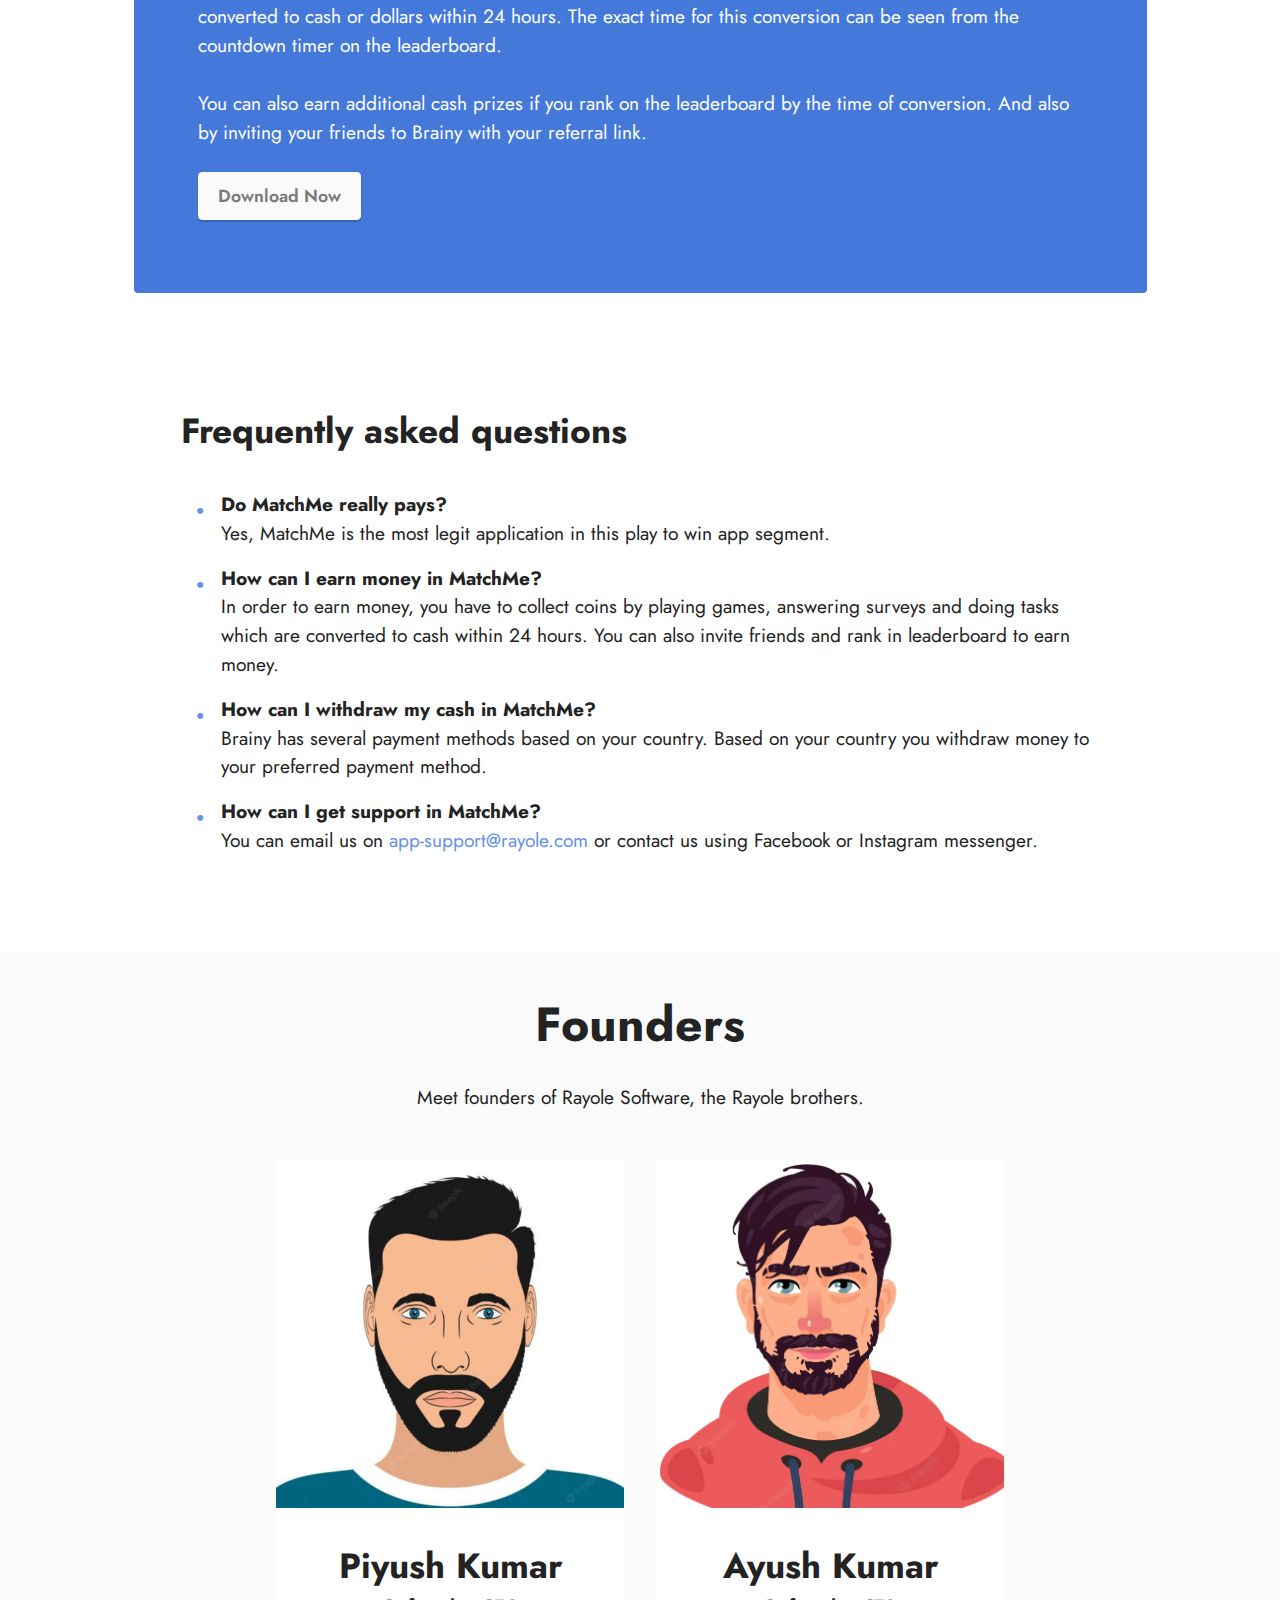
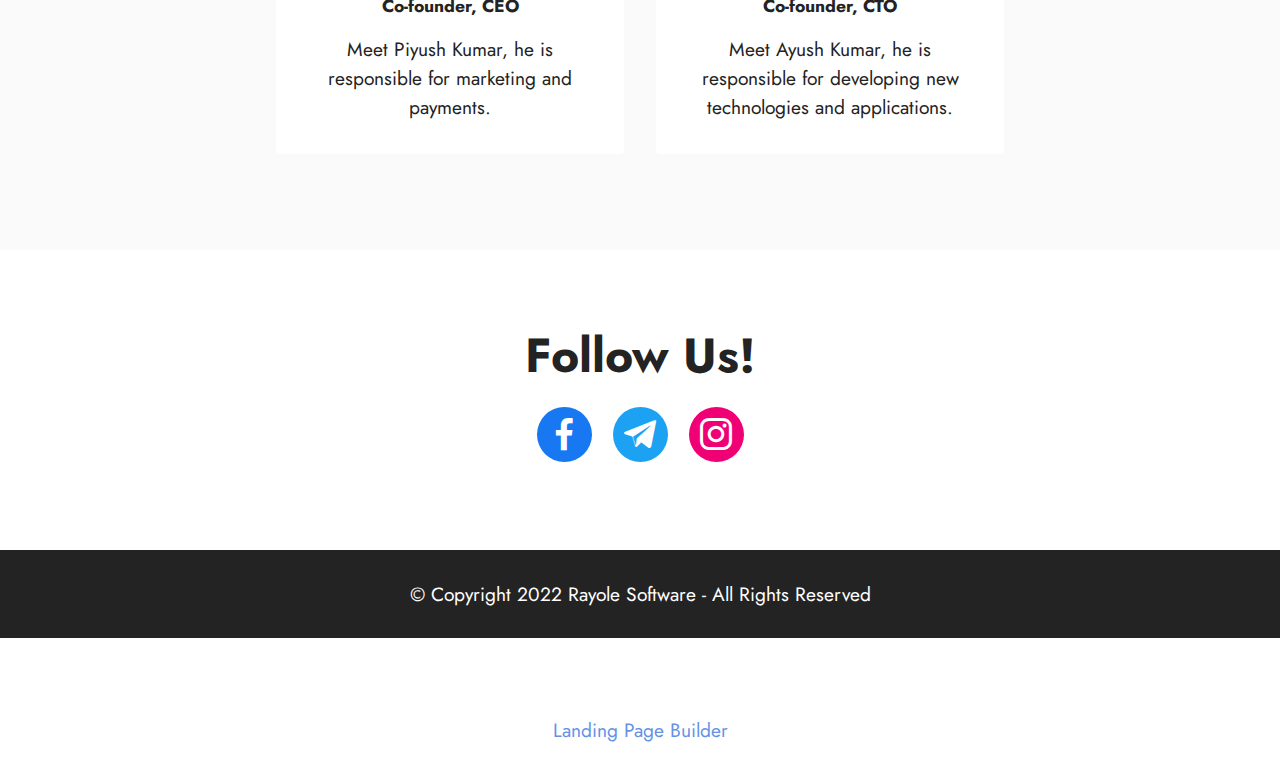
<file: matchme.html>
<!DOCTYPE html>
<html  >
<head>
  <!-- Site made with Mobirise Website Builder v5.8.4, https://mobirise.com -->
  <meta charset="UTF-8">
  <meta http-equiv="X-UA-Compatible" content="IE=edge">
  <meta name="generator" content="Mobirise v5.8.4, mobirise.com">
  <meta name="viewport" content="width=device-width, initial-scale=1, minimum-scale=1">
  <link rel="shortcut icon" href="assets/images/rayole-logo-128x128.png" type="image/x-icon">
  <meta name="description" content="You can earn cash rewards by playing memorizing game and doing in app tasks like surveys and offers. Download Now">
  
  
  <title>MatchMe - Rayole</title>
  <link rel="stylesheet" href="assets/web/assets/mobirise-icons2/mobirise2.css">
  <link rel="stylesheet" href="assets/bootstrap/css/bootstrap.min.css">
  <link rel="stylesheet" href="assets/bootstrap/css/bootstrap-grid.min.css">
  <link rel="stylesheet" href="assets/bootstrap/css/bootstrap-reboot.min.css">
  <link rel="stylesheet" href="assets/socicon/css/styles.css">
  <link rel="stylesheet" href="assets/dropdown/css/style.css">
  <link rel="stylesheet" href="assets/theme/css/style.css">
  <link rel="preload" href="https://fonts.googleapis.com/css?family=Jost:100,200,300,400,500,600,700,800,900,100i,200i,300i,400i,500i,600i,700i,800i,900i&display=swap" as="style" onload="this.onload=null;this.rel='stylesheet'">
  <noscript><link rel="stylesheet" href="https://fonts.googleapis.com/css?family=Jost:100,200,300,400,500,600,700,800,900,100i,200i,300i,400i,500i,600i,700i,800i,900i&display=swap"></noscript>
  <link rel="preload" as="style" href="assets/mobirise/css/mbr-additional.css"><link rel="stylesheet" href="assets/mobirise/css/mbr-additional.css" type="text/css">

  
  
  
</head>
<body>
  
  <section data-bs-version="5.1" class="header18 cid-tBFLXMql6a mbr-fullscreen" id="header18-1x">

    

    
    <div class="mbr-overlay" style="opacity: 0.5; background-color: rgb(0, 0, 0);"></div>

    <div class="align-center container">
        <div class="row justify-content-center">
            <div class="col-12 col-lg-10">
                <h1 class="mbr-section-title mbr-fonts-style mbr-white mb-3 display-1"><strong>MatchMe</strong></h1>
                
                <p class="mbr-text mbr-fonts-style mbr-white display-7">
                    Just play the game and get real cash rewards!<br>Currently available for <strong><u>Android</u></strong> only</p>
                <div class="mbr-section-btn mt-3"><a class="btn btn-white display-4" href="https://machme.page.link/ZYZX" target="_blank">Download Now</a></div>
            </div>
        </div>
    </div>
</section>

<section data-bs-version="5.1" class="features1 cid-tBFLXMJmzv" id="features1-1y">
    

    
    
    <div class="container">
        <div class="row">
            <div class="col-12 col-lg-9">
                <h3 class="mbr-section-title mbr-fonts-style align-center mb-0 display-2">
                    <strong>Earning Ways</strong></h3>
                
            </div>
        </div>
        <div class="row">
            <div class="card col-12 col-md-6 col-lg-3">
                <div class="card-wrapper">
                    <div class="card-box align-center">
                        <div class="iconfont-wrapper">
                            <span class="mbr-iconfont mobi-mbri-cash mobi-mbri" style="color: rgb(68, 121, 217); fill: rgb(68, 121, 217);"></span>
                        </div>
                        <h5 class="card-title mbr-fonts-style display-7"><strong>Game</strong></h5>
                        <p class="card-text mbr-fonts-style display-7">You can match similar images, rotate wheel or scratch card to collect coins.</p>
                    </div>
                </div>
            </div>
            <div class="card col-12 col-md-6 col-lg-3">
                <div class="card-wrapper">
                    <div class="card-box align-center">
                        <div class="iconfont-wrapper">
                            <span class="mbr-iconfont mobi-mbri-cash mobi-mbri" style="color: rgb(68, 121, 217); fill: rgb(68, 121, 217);"></span>
                        </div>
                        <h5 class="card-title mbr-fonts-style display-7"><strong>Surveys</strong></h5>
                        <p class="card-text mbr-fonts-style display-7">You have a variety of survey providers, just answer simple questions and win a lot of coins. Easy</p>
                    </div>
                </div>
            </div>
            <div class="card col-12 col-md-6 col-lg-3">
                <div class="card-wrapper">
                    <div class="card-box align-center">
                        <div class="iconfont-wrapper">
                            <span class="mbr-iconfont mobi-mbri-cash mobi-mbri" style="color: rgb(68, 121, 217); fill: rgb(68, 121, 217);"></span>
                        </div>
                        <h5 class="card-title mbr-fonts-style display-7"><strong>Tasks</strong></h5>
                        <p class="card-text mbr-fonts-style display-7">You can also finish tasks like installing and using applications to win coins easily.</p>
                    </div>
                </div>
            </div>
            
        </div>
    </div>
</section>

<section data-bs-version="5.1" class="content15 cid-tBFLXNo2PV" id="content15-1z">

    

    
    
    <div class="container">
        <div class="row justify-content-center">
            <div class="card col-md-12 col-lg-11">
                <div class="card-wrapper">
                    <div class="card-box align-left">
                        <h4 class="card-title mbr-fonts-style mbr-white mb-3 display-5"><strong>How to win cash rewards?</strong></h4>
                        <p class="mbr-text mbr-fonts-style display-7">Firstly you have collect coins by playing games, answering surveys and doing tasks. These coins are then converted to cash or dollars within 24 hours. The exact time for this conversion can be seen from the countdown timer on the leaderboard.
<br>
<br>You can also earn additional cash prizes if you rank on the leaderboard by the time of conversion. And also by inviting your friends to Brainy with your referral link.</p>
                        <div class="mbr-section-btn mt-3"><a class="btn btn-white display-4" href="https://machme.page.link/ZYZX" target="_blank">Download Now</a></div>
                    </div>
                </div>
            </div>
        </div>
    </div>
</section>

<section data-bs-version="5.1" class="content14 cid-tBFLXNObmv" id="content14-20">
    

    
    
    
    <div class="container">
        <div class="row justify-content-center">
            <div class="col-md-12 col-lg-10">
                    <h3 class="mbr-section-title mbr-fonts-style mb-4 display-5">
                        <strong>Frequently asked questions</strong>
                    </h3>
                <ul class="list mbr-fonts-style display-7">
                    <li><strong>Do MatchMe really pays?</strong><br>Yes, MatchMe is the most legit application in this play to win app segment.</li>
                    <li><strong>How can I earn money in MatchMe?</strong><br>In order to earn money, you have to collect coins by playing games, answering surveys and doing tasks which are converted to cash within 24 hours. You can also invite friends and rank in leaderboard to earn money.</li>
                    <li><strong>How can I withdraw my cash in MatchMe?</strong><br>Brainy has several payment methods based on your country. Based on your country you withdraw money to your preferred payment method.</li>
                    <li><strong>How can I get support in MatchMe?
                        </strong><br>You can email us on <a href="mailto:app-support@rayole.com" class="text-primary">app-support@rayole.com</a>&nbsp;or contact us using Facebook or Instagram messenger.</li>
                </ul>
            </div>
        </div>
    </div>
</section>

<section data-bs-version="5.1" class="team1 cid-tBFLXOiVXY" id="team1-21">
    

    
    
    <div class="container">
        <div class="row justify-content-center">
            <div class="col-12">
                <h3 class="mbr-section-title mbr-fonts-style align-center mb-4 display-2">
                    <strong>Founders</strong></h3>
                <p class="mbr-section-subtitle mbr-fonts-style align-center mb-5 display-7">
                    Meet founders of Rayole Software, the Rayole brothers.</p>
            </div>
            <div class="col-sm-6 col-lg-4">
                <div class="card-wrap">
                    <div class="image-wrap">
                        <img src="assets/images/piyush-avatar-1-695x695.jpeg" alt="Mobirise Website Builder">
                    </div>
                    <div class="content-wrap">
                        <h5 class="mbr-section-title card-title mbr-fonts-style align-center m-0 display-5">
                            <strong>Piyush Kumar</strong></h5>
                        <h6 class="mbr-role mbr-fonts-style align-center mb-3 display-4">
                            <strong>Co-founder, CEO</strong></h6>
                        <p class="card-text mbr-fonts-style align-center display-7">Meet Piyush Kumar, he is responsible for marketing and payments.</p>
                        
                        
                    </div>
                </div>
            </div>

            <div class="col-sm-6 col-lg-4">
                <div class="card-wrap">
                    <div class="image-wrap">
                        <img src="assets/images/ayush-avatar-3.webp" alt="Mobirise Website Builder">
                    </div>
                    <div class="content-wrap">
                        <h5 class="mbr-section-title card-title mbr-fonts-style align-center m-0 display-5">
                            <strong>Ayush Kumar</strong></h5>
                        <h6 class="mbr-role mbr-fonts-style align-center mb-3 display-4">
                            <strong>Co-founder, CTO</strong></h6>
                        <p class="card-text mbr-fonts-style align-center display-7">
                            Meet Ayush Kumar, he is responsible for developing new technologies and applications.</p>
                        
                        
                    </div>
                </div>
            </div>

            

            
        </div>
    </div>
</section>

<section data-bs-version="5.1" class="share3 cid-tBFLXPdnuo" id="share3-22">
    
     
    
    
    

    <div class="container">
        <div class="media-container-row">
            <div class="col-12">
                <h3 class="mbr-section-title align-center mb-3 mbr-fonts-style display-2">
                    <strong>Follow Us!</strong>
                </h3>
                <div class="social-list align-center">
                   
                    <a class="iconfont-wrapper bg-facebook m-2 " target="_blank" href="https://www.facebook.com/rayolesoftware">
                            <span class="socicon-facebook socicon"></span>
                        </a>
                        <a class="iconfont-wrapper bg-twitter m-2" href="https://telegram.me/rayolesoftware_official" target="_blank">
                            <span class="socicon-telegram socicon"></span>
                        </a>
                        <a class="iconfont-wrapper bg-instagram m-2" href="https://www.instagram.com/rayolesoftware" target="_blank">
                            <span class="socicon-instagram socicon"></span>
                        </a>
                        
                        
                        
                        
                        
                        
                        
                        
                </div>
            </div>
        </div>
    </div>
</section>

<section data-bs-version="5.1" class="footer7 cid-tBFLXPS9BA" once="footers" id="footer7-23">

    

    

    <div class="container">
        <div class="media-container-row align-center mbr-white">
            <div class="col-12">
                <p class="mbr-text mb-0 mbr-fonts-style display-7">
                    © Copyright 2022 Rayole Software - All Rights Reserved
                </p>
            </div>
        </div>
    </div>
</section>

<section data-bs-version="5.1" class="menu menu2 cid-tBFLXQfDib" once="menu" id="menu2-24">
    
    <nav class="navbar navbar-dropdown navbar-fixed-top navbar-expand-lg">
        <div class="container">
            <div class="navbar-brand">
                <span class="navbar-logo">
                    <a href="index.html">
                        <img src="assets/images/rayole-logo-128x128.png" alt="Rayole Software" style="height: 3rem;">
                    </a>
                </span>
                <span class="navbar-caption-wrap"><a class="navbar-caption text-black text-primary display-7" href="index.html">Rayole Software</a></span>
            </div>
            <button class="navbar-toggler" type="button" data-toggle="collapse" data-bs-toggle="collapse" data-target="#navbarSupportedContent" data-bs-target="#navbarSupportedContent" aria-controls="navbarNavAltMarkup" aria-expanded="false" aria-label="Toggle navigation">
                <div class="hamburger">
                    <span></span>
                    <span></span>
                    <span></span>
                    <span></span>
                </div>
            </button>
            <div class="collapse navbar-collapse" id="navbarSupportedContent">
                <ul class="navbar-nav nav-dropdown nav-right" data-app-modern-menu="true"><li class="nav-item"><a class="nav-link link text-black text-primary display-4" href="index.html#content5-1d">
                            About us</a></li>
                    <li class="nav-item"><a class="nav-link link text-black text-primary display-4" href="index.html#features3-1a">Projects<br></a></li>
                    <li class="nav-item"><a class="nav-link link text-black text-primary display-4" href="index.html#contacts1-1c">Contact Us</a>
                    </li></ul>
                <div class="icons-menu">
                    <a class="iconfont-wrapper" href="https://www.facebook.com/rayolesoftware" target="_blank">
                        <span class="p-2 mbr-iconfont socicon-facebook socicon"></span>
                    </a>
                    <a class="iconfont-wrapper" href="https://telegram.me/rayolesoftware_official" target="_blank">
                        <span class="p-2 mbr-iconfont socicon-telegram socicon"></span>
                    </a>
                    <a class="iconfont-wrapper" href="https://www.instagram.com/rayolesoftware/" target="_blank">
                        <span class="p-2 mbr-iconfont socicon-instagram socicon"></span>
                    </a>
                    
                </div>
                
            </div>
        </div>
    </nav>
</section><section class="display-7" style="padding: 0;align-items: center;justify-content: center;flex-wrap: wrap;    align-content: center;display: flex;position: relative;height: 4rem;"><a href="https://mobiri.se/2881301" style="flex: 1 1;height: 4rem;position: absolute;width: 100%;z-index: 1;"><img alt="" style="height: 4rem;" src="[data-uri]"></a><p style="margin: 0;text-align: center;" class="display-7">&#8204;</p><a style="z-index:1" href="https://mobirise.com/builder/landing-page-builder.html">Landing Page Builder</a></section><script src="assets/bootstrap/js/bootstrap.bundle.min.js"></script>  <script src="assets/smoothscroll/smooth-scroll.js"></script>  <script src="assets/ytplayer/index.js"></script>  <script src="assets/dropdown/js/navbar-dropdown.js"></script>  <script src="assets/theme/js/script.js"></script>  
  
  
</body>
</html>
</file>
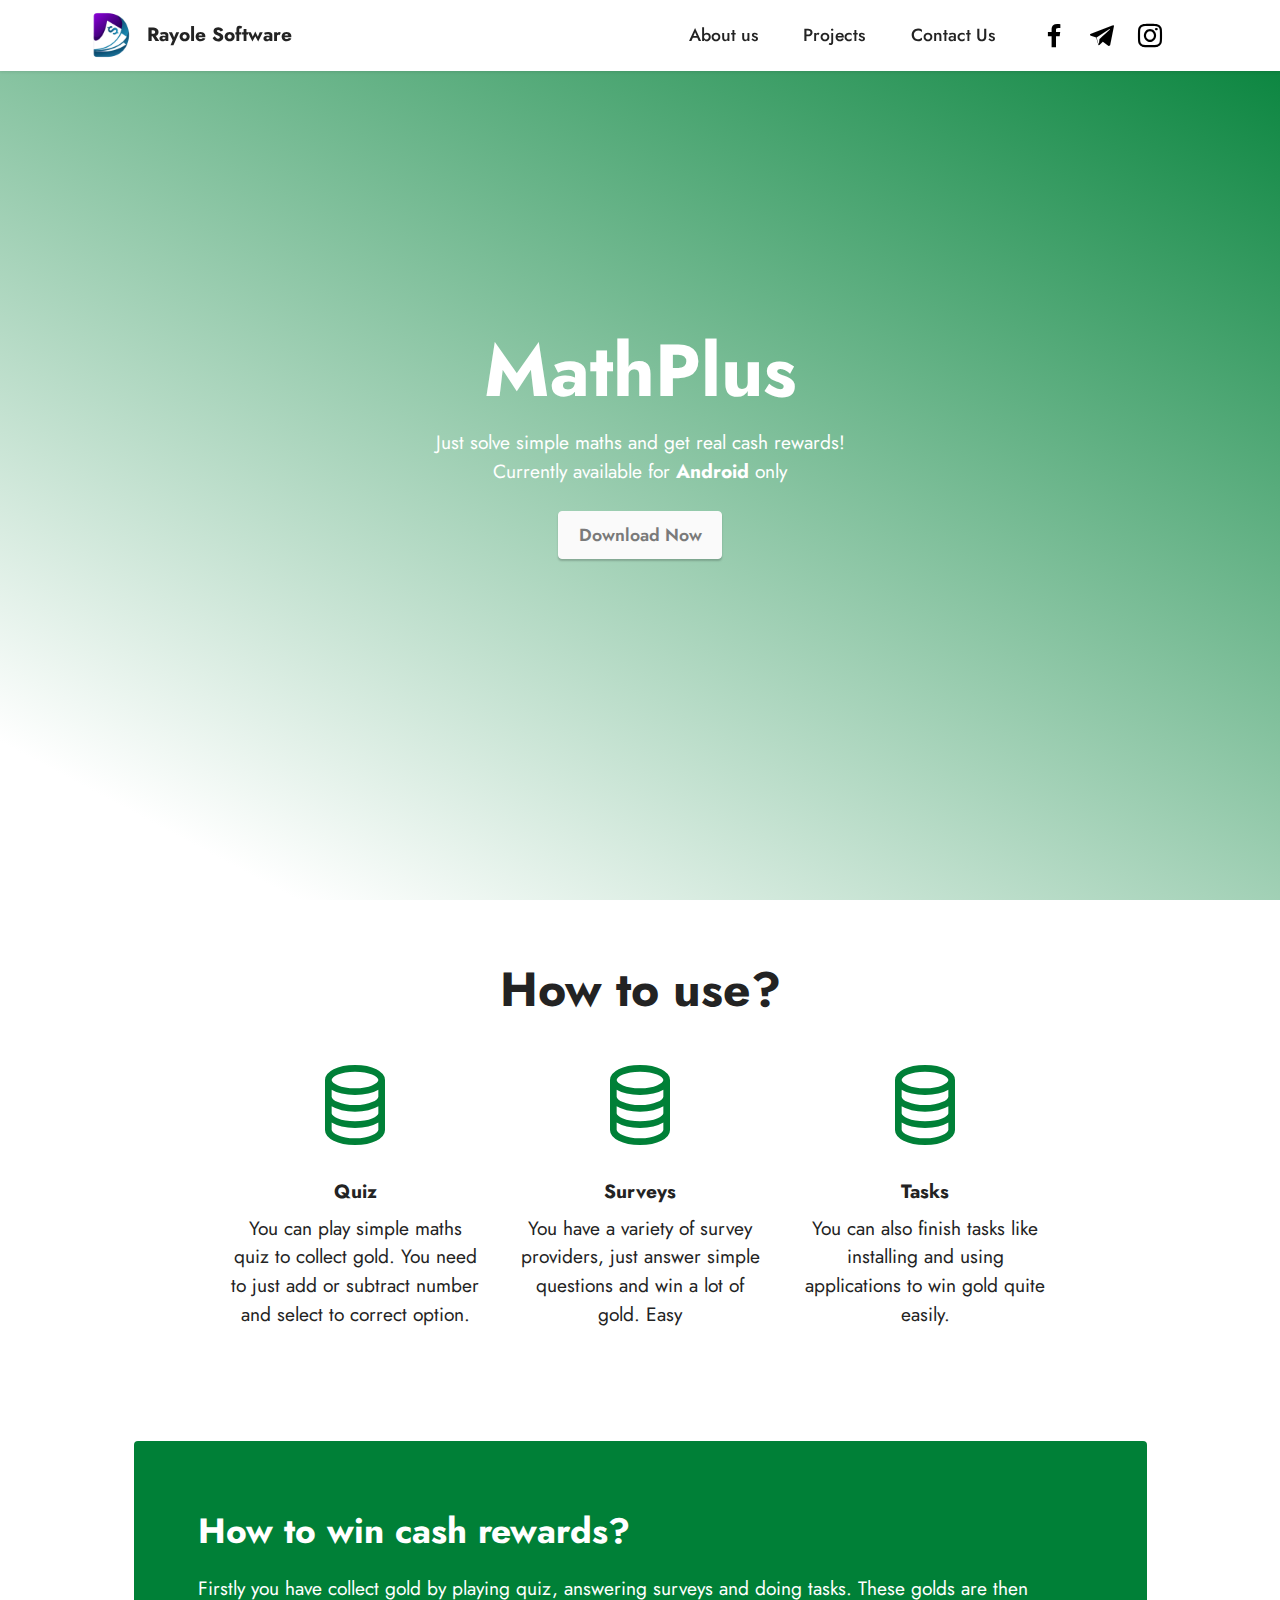
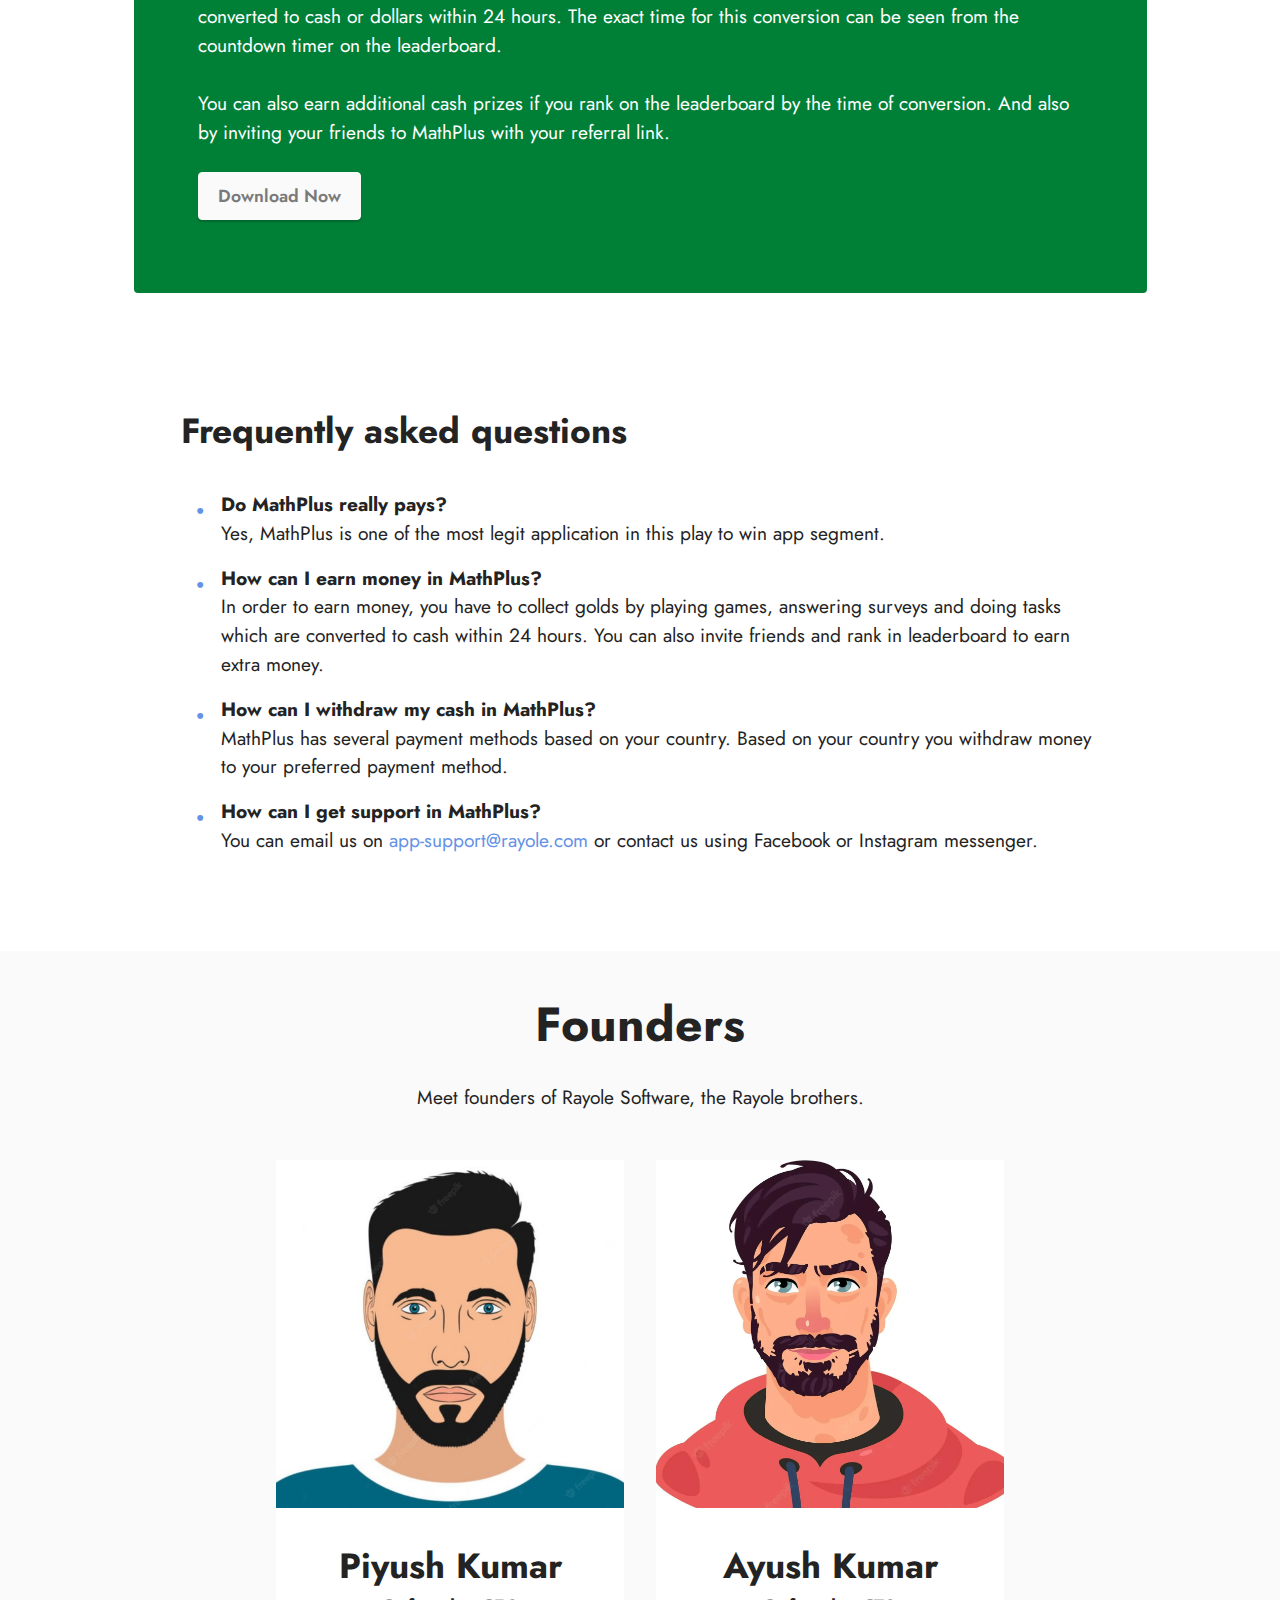
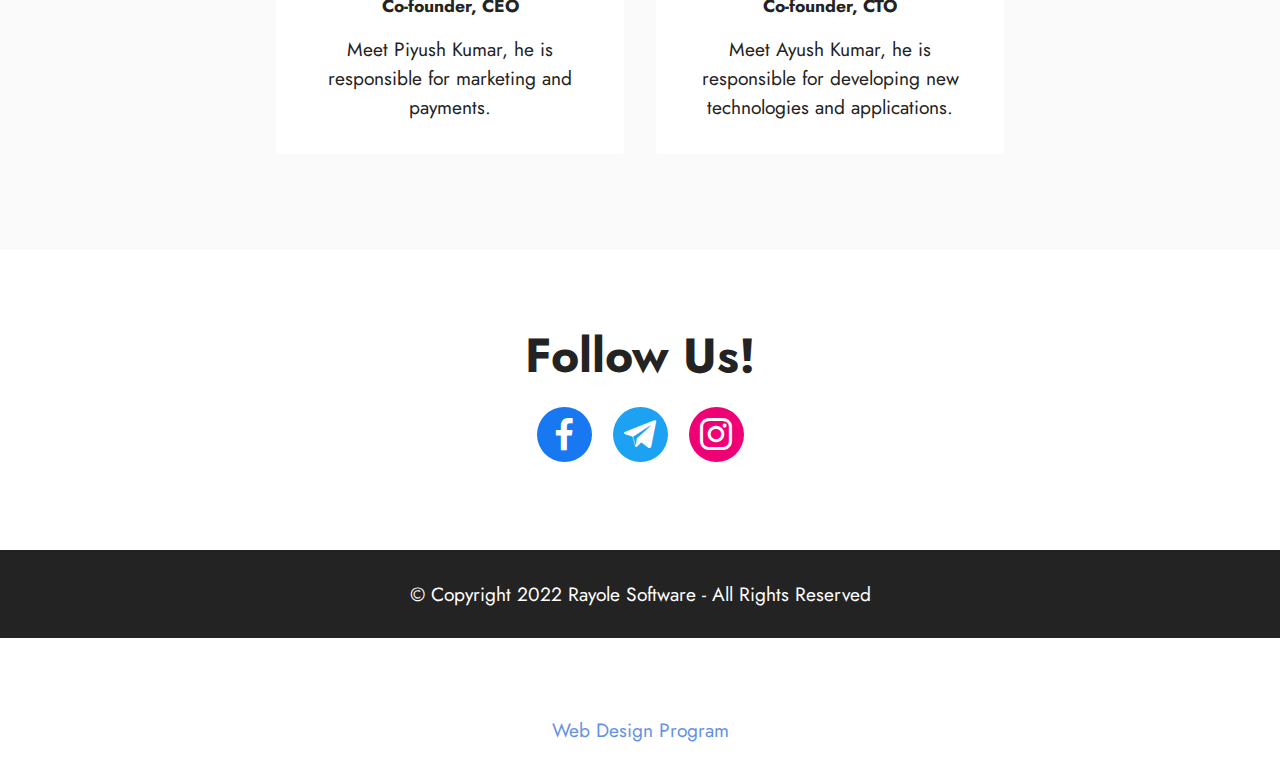
<file: mathplus.html>
<!DOCTYPE html>
<html  >
<head>
  <!-- Site made with Mobirise Website Builder v5.8.4, https://mobirise.com -->
  <meta charset="UTF-8">
  <meta http-equiv="X-UA-Compatible" content="IE=edge">
  <meta name="generator" content="Mobirise v5.8.4, mobirise.com">
  <meta name="viewport" content="width=device-width, initial-scale=1, minimum-scale=1">
  <link rel="shortcut icon" href="assets/images/rayole-logo-128x128.png" type="image/x-icon">
  <meta name="description" content="You can earn cash rewards by solving simple math problems and doing in app tasks like surveys and offers. Download Now">
  
  
  <title>MathPlus - Rayole</title>
  <link rel="stylesheet" href="assets/web/assets/mobirise-icons2/mobirise2.css">
  <link rel="stylesheet" href="assets/bootstrap/css/bootstrap.min.css">
  <link rel="stylesheet" href="assets/bootstrap/css/bootstrap-grid.min.css">
  <link rel="stylesheet" href="assets/bootstrap/css/bootstrap-reboot.min.css">
  <link rel="stylesheet" href="assets/socicon/css/styles.css">
  <link rel="stylesheet" href="assets/dropdown/css/style.css">
  <link rel="stylesheet" href="assets/theme/css/style.css">
  <link rel="preload" href="https://fonts.googleapis.com/css?family=Jost:100,200,300,400,500,600,700,800,900,100i,200i,300i,400i,500i,600i,700i,800i,900i&display=swap" as="style" onload="this.onload=null;this.rel='stylesheet'">
  <noscript><link rel="stylesheet" href="https://fonts.googleapis.com/css?family=Jost:100,200,300,400,500,600,700,800,900,100i,200i,300i,400i,500i,600i,700i,800i,900i&display=swap"></noscript>
  <link rel="preload" as="style" href="assets/mobirise/css/mbr-additional.css"><link rel="stylesheet" href="assets/mobirise/css/mbr-additional.css" type="text/css">

  
  
  
</head>
<body>
  
  <section data-bs-version="5.1" class="header18 cid-tj5w3TI7eC mbr-fullscreen" id="header18-12">

    

    
    

    <div class="align-center container">
        <div class="row justify-content-center">
            <div class="col-12 col-lg-10">
                <h1 class="mbr-section-title mbr-fonts-style mbr-white mb-3 display-1"><strong>MathPlus</strong></h1>
                
                <p class="mbr-text mbr-fonts-style mbr-white display-7">
                    Just solve simple maths and get real cash rewards!<br>Currently available for <strong>Android</strong> only</p>
                <div class="mbr-section-btn mt-3"><a class="btn btn-white display-4" href="https://mathpls.page.link/ozCm" target="_blank">Download Now</a></div>
            </div>
        </div>
    </div>
</section>

<section data-bs-version="5.1" class="features1 cid-tj5w3UazSI" id="features1-13">
    

    
    
    <div class="container">
        <div class="row">
            <div class="col-12 col-lg-9">
                <h3 class="mbr-section-title mbr-fonts-style align-center mb-0 display-2">
                    <strong>How to use?</strong></h3>
                
            </div>
        </div>
        <div class="row">
            <div class="card col-12 col-md-6 col-lg-3">
                <div class="card-wrapper">
                    <div class="card-box align-center">
                        <div class="iconfont-wrapper">
                            <span class="mbr-iconfont mobi-mbri-database mobi-mbri" style="color: rgb(0, 128, 55); fill: rgb(0, 128, 55);"></span>
                        </div>
                        <h5 class="card-title mbr-fonts-style display-7"><strong>Quiz</strong></h5>
                        <p class="card-text mbr-fonts-style display-7">You can play simple maths quiz to collect gold. You need to just add or subtract number and select to correct option.</p>
                    </div>
                </div>
            </div>
            <div class="card col-12 col-md-6 col-lg-3">
                <div class="card-wrapper">
                    <div class="card-box align-center">
                        <div class="iconfont-wrapper">
                            <span class="mbr-iconfont mobi-mbri-database mobi-mbri" style="color: rgb(0, 128, 55); fill: rgb(0, 128, 55);"></span>
                        </div>
                        <h5 class="card-title mbr-fonts-style display-7"><strong>Surveys</strong></h5>
                        <p class="card-text mbr-fonts-style display-7">You have a variety of survey providers, just answer simple questions and win a lot of gold. Easy</p>
                    </div>
                </div>
            </div>
            <div class="card col-12 col-md-6 col-lg-3">
                <div class="card-wrapper">
                    <div class="card-box align-center">
                        <div class="iconfont-wrapper">
                            <span class="mbr-iconfont mobi-mbri-database mobi-mbri" style="color: rgb(0, 128, 55); fill: rgb(0, 128, 55);"></span>
                        </div>
                        <h5 class="card-title mbr-fonts-style display-7"><strong>Tasks</strong></h5>
                        <p class="card-text mbr-fonts-style display-7">You can also finish tasks like installing and using applications to win gold quite easily.</p>
                    </div>
                </div>
            </div>
            
        </div>
    </div>
</section>

<section data-bs-version="5.1" class="content15 cid-tj5w3UAPNR" id="content15-14">

    

    
    
    <div class="container">
        <div class="row justify-content-center">
            <div class="card col-md-12 col-lg-11">
                <div class="card-wrapper">
                    <div class="card-box align-left">
                        <h4 class="card-title mbr-fonts-style mbr-white mb-3 display-5"><strong>How to win cash rewards?</strong></h4>
                        <p class="mbr-text mbr-fonts-style display-7">Firstly you have collect gold by playing quiz, answering surveys and doing tasks. These golds are then converted to cash or dollars within 24 hours. The exact time for this conversion can be seen from the countdown timer on the leaderboard.
<br>
<br>You can also earn additional cash prizes if you rank on the leaderboard by the time of conversion. And also by inviting your friends to MathPlus with your referral link.</p>
                        <div class="mbr-section-btn mt-3"><a class="btn btn-white display-4" href="https://mathpls.page.link/ozCm" target="_blank">Download Now</a></div>
                    </div>
                </div>
            </div>
        </div>
    </div>
</section>

<section data-bs-version="5.1" class="content14 cid-tj5w3USmku" id="content14-15">
    

    
    
    
    <div class="container">
        <div class="row justify-content-center">
            <div class="col-md-12 col-lg-10">
                    <h3 class="mbr-section-title mbr-fonts-style mb-4 display-5">
                        <strong>Frequently asked questions</strong>
                    </h3>
                <ul class="list mbr-fonts-style display-7">
                    <li><strong>Do MathPlus really pays?</strong><br>Yes, MathPlus is one of the most legit application in this play to win app segment.</li>
                    <li><strong>How can I earn money in MathPlus?</strong><br>In order to earn money, you have to collect golds by playing games, answering surveys and doing tasks which are converted to cash within 24 hours. You can also invite friends and rank in leaderboard to earn extra money.</li>
                    <li><strong>How can I withdraw my cash in MathPlus?</strong><br>MathPlus has several payment methods based on your country. Based on your country you withdraw money to your preferred payment method.</li>
                    <li><strong>How can I get support in MathPlus?
                        </strong><br>You can email us on <a href="mailto:app-support@rayole.com" class="text-primary">app-support@rayole.com</a>&nbsp;or contact us using Facebook or Instagram messenger.</li>
                </ul>
            </div>
        </div>
    </div>
</section>

<section data-bs-version="5.1" class="team1 cid-tj5w3Vc3Un" id="team1-16">
    

    
    
    <div class="container">
        <div class="row justify-content-center">
            <div class="col-12">
                <h3 class="mbr-section-title mbr-fonts-style align-center mb-4 display-2">
                    <strong>Founders</strong></h3>
                <p class="mbr-section-subtitle mbr-fonts-style align-center mb-5 display-7">
                    Meet founders of Rayole Software, the Rayole brothers.</p>
            </div>
            <div class="col-sm-6 col-lg-4">
                <div class="card-wrap">
                    <div class="image-wrap">
                        <img src="assets/images/piyush-avatar-695x695.jpeg" alt="Piyush Kumar">
                    </div>
                    <div class="content-wrap">
                        <h5 class="mbr-section-title card-title mbr-fonts-style align-center m-0 display-5">
                            <strong>Piyush Kumar</strong></h5>
                        <h6 class="mbr-role mbr-fonts-style align-center mb-3 display-4">
                            <strong>Co-founder, CEO</strong></h6>
                        <p class="card-text mbr-fonts-style align-center display-7">Meet Piyush Kumar, he is responsible for marketing and payments.</p>
                        
                        
                    </div>
                </div>
            </div>

            <div class="col-sm-6 col-lg-4">
                <div class="card-wrap">
                    <div class="image-wrap">
                        <img src="assets/images/ayush-avatar-2.webp" alt="Mobirise Website Builder">
                    </div>
                    <div class="content-wrap">
                        <h5 class="mbr-section-title card-title mbr-fonts-style align-center m-0 display-5">
                            <strong>Ayush Kumar</strong></h5>
                        <h6 class="mbr-role mbr-fonts-style align-center mb-3 display-4">
                            <strong>Co-founder, CTO</strong></h6>
                        <p class="card-text mbr-fonts-style align-center display-7">
                            Meet Ayush Kumar, he is responsible for developing new technologies and applications.</p>
                        
                        
                    </div>
                </div>
            </div>

            

            
        </div>
    </div>
</section>

<section data-bs-version="5.1" class="share3 cid-tj5w3VTNPL" id="share3-17">
    
     
    
    
    

    <div class="container">
        <div class="media-container-row">
            <div class="col-12">
                <h3 class="mbr-section-title align-center mb-3 mbr-fonts-style display-2">
                    <strong>Follow Us!</strong>
                </h3>
                <div class="social-list align-center">
                   
                    <a class="iconfont-wrapper bg-facebook m-2 " target="_blank" href="https://www.facebook.com/rayolesoftware">
                            <span class="socicon-facebook socicon"></span>
                        </a>
                        <a class="iconfont-wrapper bg-twitter m-2" href="https://telegram.me/rayolesoftware_official" target="_blank">
                            <span class="socicon-telegram socicon"></span>
                        </a>
                        <a class="iconfont-wrapper bg-instagram m-2" href="https://www.instagram.com/rayolesoftware" target="_blank">
                            <span class="socicon-instagram socicon"></span>
                        </a>
                        
                        
                        
                        
                        
                        
                        
                        
                </div>
            </div>
        </div>
    </div>
</section>

<section data-bs-version="5.1" class="footer7 cid-tj5w3WmIDj" once="footers" id="footer7-18">

    

    

    <div class="container">
        <div class="media-container-row align-center mbr-white">
            <div class="col-12">
                <p class="mbr-text mb-0 mbr-fonts-style display-7">
                    © Copyright 2022 Rayole Software - All Rights Reserved
                </p>
            </div>
        </div>
    </div>
</section>

<section data-bs-version="5.1" class="menu menu2 cid-tkKUuRUmSo" once="menu" id="menu2-1f">
    
    <nav class="navbar navbar-dropdown navbar-fixed-top navbar-expand-lg">
        <div class="container">
            <div class="navbar-brand">
                <span class="navbar-logo">
                    <a href="index.html">
                        <img src="assets/images/rayole-logo-128x128.png" alt="Rayole Software" style="height: 3rem;">
                    </a>
                </span>
                <span class="navbar-caption-wrap"><a class="navbar-caption text-black text-primary display-7" href="index.html">Rayole Software</a></span>
            </div>
            <button class="navbar-toggler" type="button" data-toggle="collapse" data-bs-toggle="collapse" data-target="#navbarSupportedContent" data-bs-target="#navbarSupportedContent" aria-controls="navbarNavAltMarkup" aria-expanded="false" aria-label="Toggle navigation">
                <div class="hamburger">
                    <span></span>
                    <span></span>
                    <span></span>
                    <span></span>
                </div>
            </button>
            <div class="collapse navbar-collapse" id="navbarSupportedContent">
                <ul class="navbar-nav nav-dropdown nav-right" data-app-modern-menu="true"><li class="nav-item"><a class="nav-link link text-black text-primary display-4" href="index.html#content5-1d">
                            About us</a></li>
                    <li class="nav-item"><a class="nav-link link text-black text-primary display-4" href="index.html#features3-1a">Projects<br></a></li>
                    <li class="nav-item"><a class="nav-link link text-black text-primary display-4" href="index.html#contacts1-1c">Contact Us</a>
                    </li></ul>
                <div class="icons-menu">
                    <a class="iconfont-wrapper" href="https://www.facebook.com/rayolesoftware" target="_blank">
                        <span class="p-2 mbr-iconfont socicon-facebook socicon"></span>
                    </a>
                    <a class="iconfont-wrapper" href="https://telegram.me/rayolesoftware_official" target="_blank">
                        <span class="p-2 mbr-iconfont socicon-telegram socicon"></span>
                    </a>
                    <a class="iconfont-wrapper" href="https://www.instagram.com/rayolesoftware/" target="_blank">
                        <span class="p-2 mbr-iconfont socicon-instagram socicon"></span>
                    </a>
                    
                </div>
                
            </div>
        </div>
    </nav>
</section><section class="display-7" style="padding: 0;align-items: center;justify-content: center;flex-wrap: wrap;    align-content: center;display: flex;position: relative;height: 4rem;"><a href="https://mobiri.se/2881301" style="flex: 1 1;height: 4rem;position: absolute;width: 100%;z-index: 1;"><img alt="" style="height: 4rem;" src="[data-uri]"></a><p style="margin: 0;text-align: center;" class="display-7">&#8204;</p><a style="z-index:1" href="https://mobirise.com/builder/web-design-program.html">Web Design Program</a></section><script src="assets/bootstrap/js/bootstrap.bundle.min.js"></script>  <script src="assets/smoothscroll/smooth-scroll.js"></script>  <script src="assets/ytplayer/index.js"></script>  <script src="assets/dropdown/js/navbar-dropdown.js"></script>  <script src="assets/theme/js/script.js"></script>  
  
  
</body>
</html>
</file>
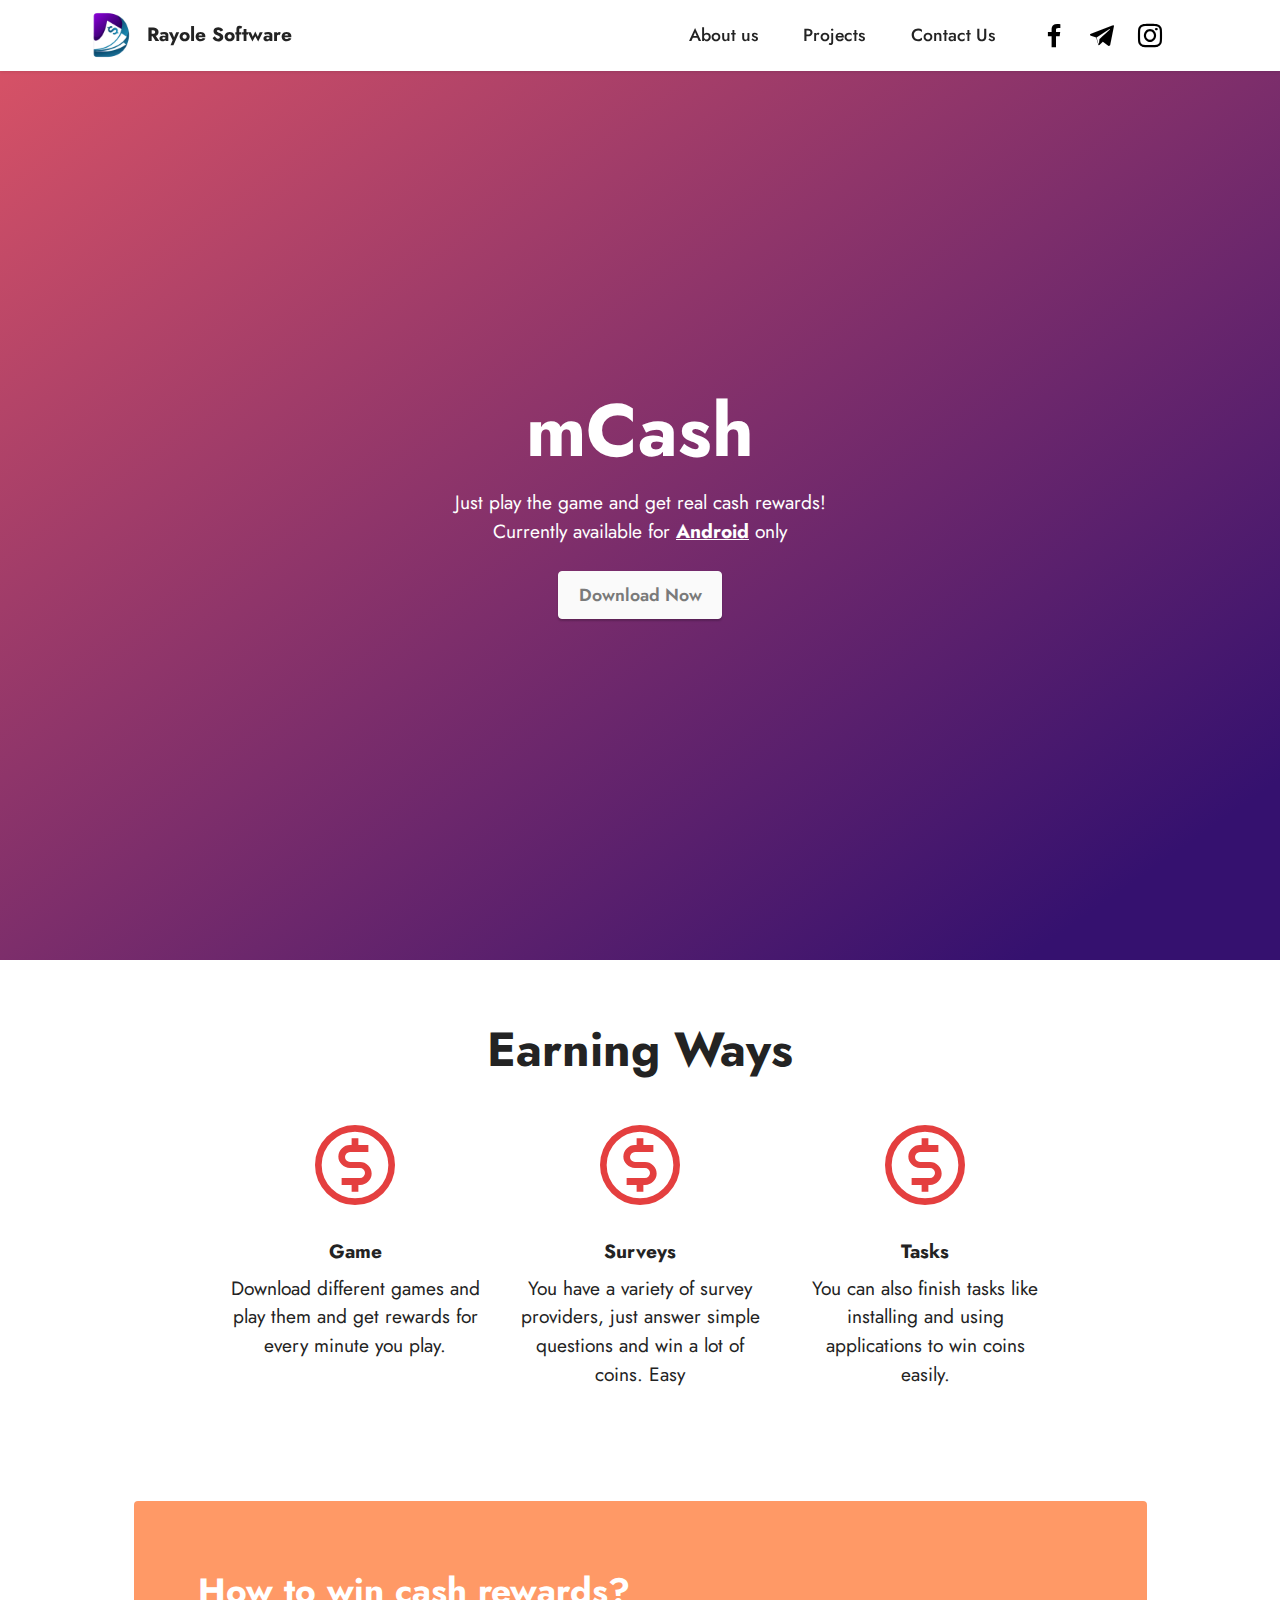
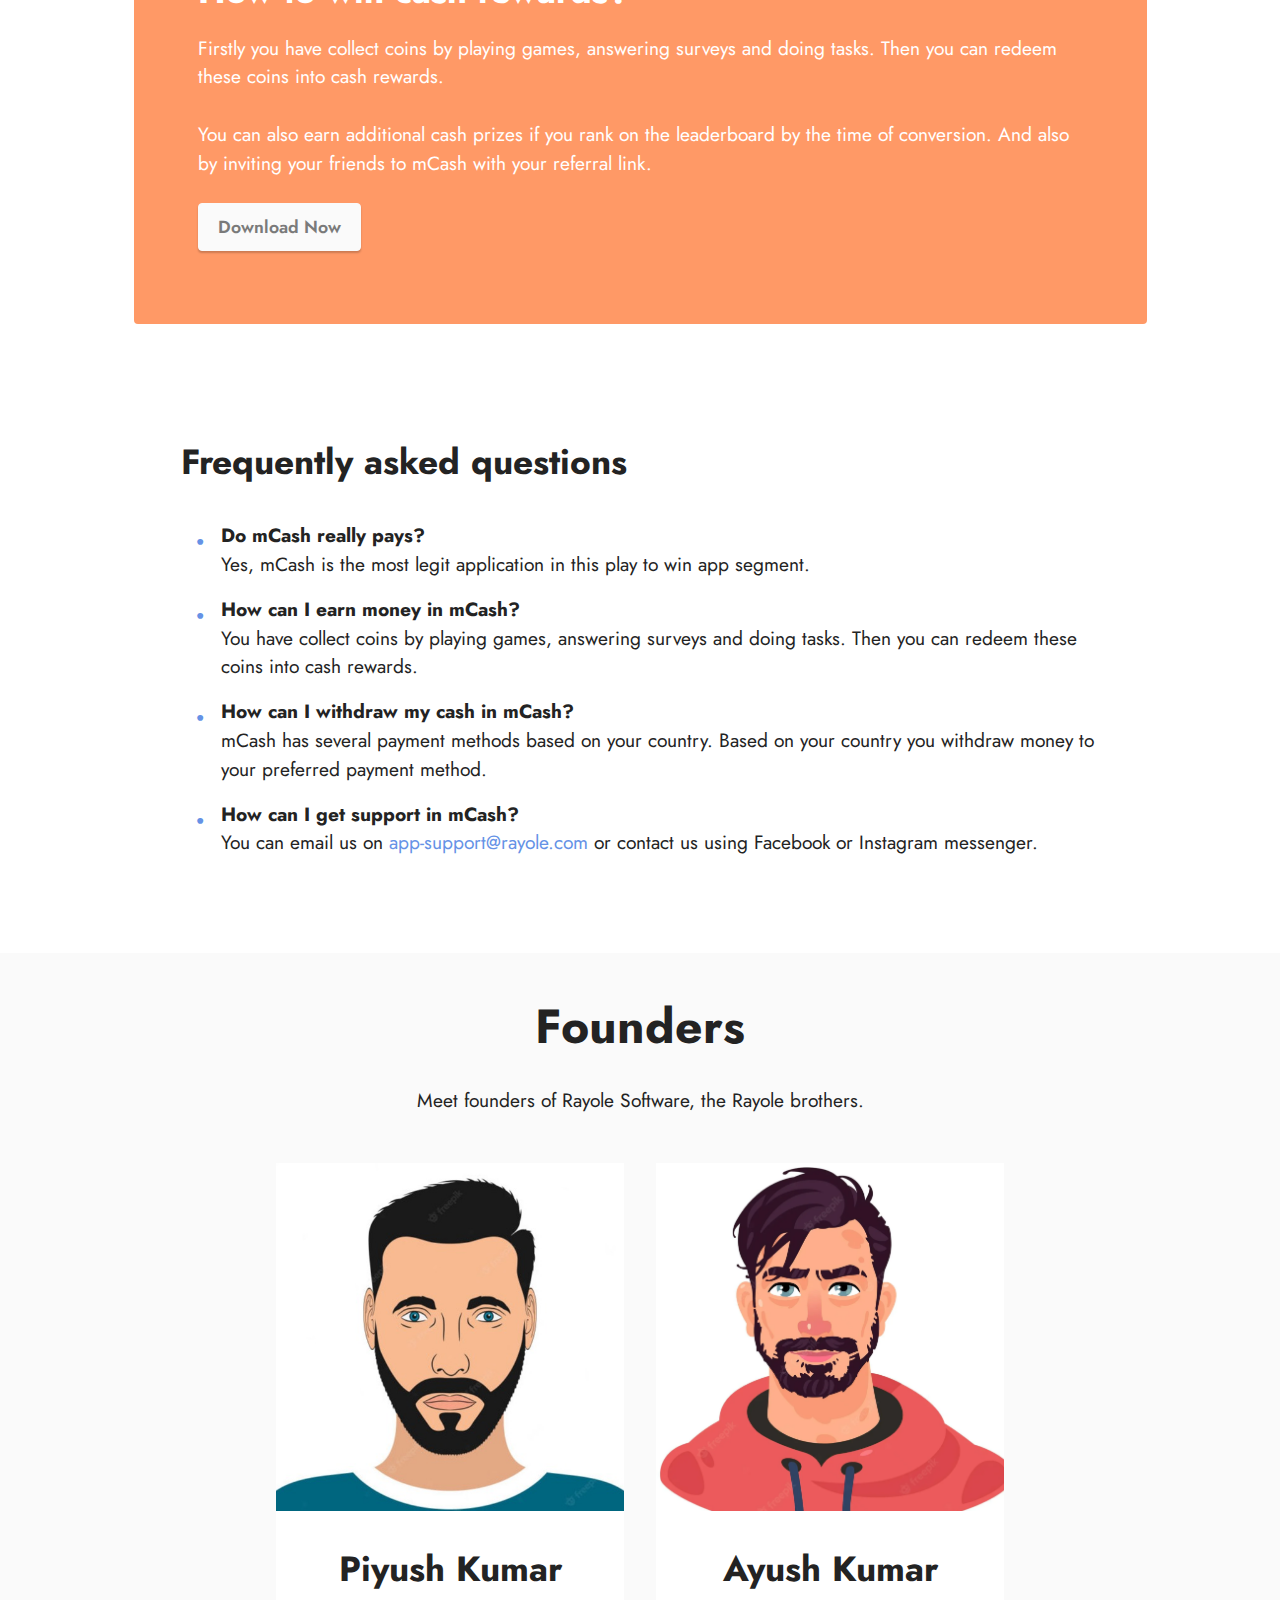
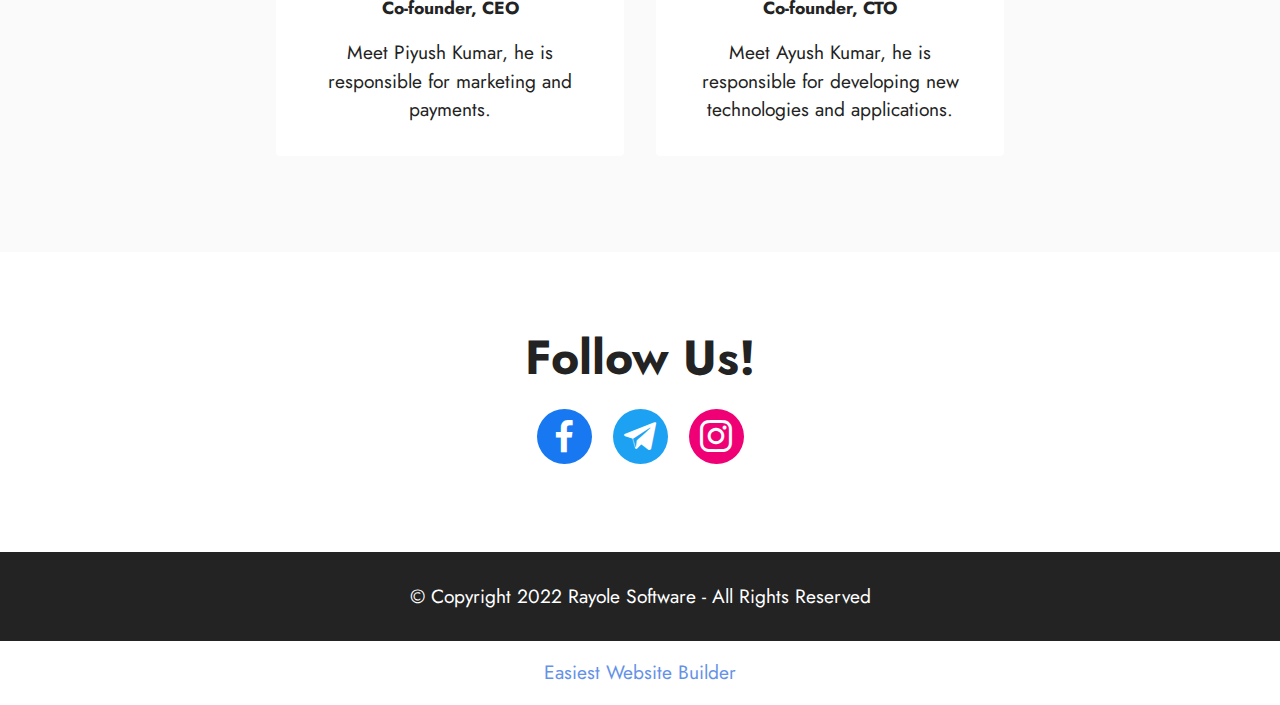
<file: mcash.html>
<!DOCTYPE html>
<html  >
<head>
  <!-- Site made with Mobirise Website Builder v5.8.4, https://mobirise.com -->
  <meta charset="UTF-8">
  <meta http-equiv="X-UA-Compatible" content="IE=edge">
  <meta name="generator" content="Mobirise v5.8.4, mobirise.com">
  <meta name="viewport" content="width=device-width, initial-scale=1, minimum-scale=1">
  <link rel="shortcut icon" href="assets/images/rayole-logo-128x128.png" type="image/x-icon">
  <meta name="description" content="You can earn cash rewards by playing memorizing game and doing in app tasks like surveys and offers. Download Now">
  
  
  <title>mCash - Rayole</title>
  <link rel="stylesheet" href="assets/web/assets/mobirise-icons2/mobirise2.css">
  <link rel="stylesheet" href="assets/bootstrap/css/bootstrap.min.css">
  <link rel="stylesheet" href="assets/bootstrap/css/bootstrap-grid.min.css">
  <link rel="stylesheet" href="assets/bootstrap/css/bootstrap-reboot.min.css">
  <link rel="stylesheet" href="assets/socicon/css/styles.css">
  <link rel="stylesheet" href="assets/dropdown/css/style.css">
  <link rel="stylesheet" href="assets/theme/css/style.css">
  <link rel="preload" href="https://fonts.googleapis.com/css?family=Jost:100,200,300,400,500,600,700,800,900,100i,200i,300i,400i,500i,600i,700i,800i,900i&display=swap" as="style" onload="this.onload=null;this.rel='stylesheet'">
  <noscript><link rel="stylesheet" href="https://fonts.googleapis.com/css?family=Jost:100,200,300,400,500,600,700,800,900,100i,200i,300i,400i,500i,600i,700i,800i,900i&display=swap"></noscript>
  <link rel="preload" as="style" href="assets/mobirise/css/mbr-additional.css"><link rel="stylesheet" href="assets/mobirise/css/mbr-additional.css" type="text/css">

  
  
  
</head>
<body>
  
  <section data-bs-version="5.1" class="menu menu2 cid-tNtCDlb6nj" once="menu" id="menu2-2c">
    
    <nav class="navbar navbar-dropdown navbar-fixed-top navbar-expand-lg">
        <div class="container">
            <div class="navbar-brand">
                <span class="navbar-logo">
                    <a href="index.html">
                        <img src="assets/images/rayole-logo-128x128.png" alt="Rayole Software" style="height: 3rem;">
                    </a>
                </span>
                <span class="navbar-caption-wrap"><a class="navbar-caption text-black text-primary display-7" href="index.html">Rayole Software</a></span>
            </div>
            <button class="navbar-toggler" type="button" data-toggle="collapse" data-bs-toggle="collapse" data-target="#navbarSupportedContent" data-bs-target="#navbarSupportedContent" aria-controls="navbarNavAltMarkup" aria-expanded="false" aria-label="Toggle navigation">
                <div class="hamburger">
                    <span></span>
                    <span></span>
                    <span></span>
                    <span></span>
                </div>
            </button>
            <div class="collapse navbar-collapse" id="navbarSupportedContent">
                <ul class="navbar-nav nav-dropdown nav-right" data-app-modern-menu="true"><li class="nav-item"><a class="nav-link link text-black text-primary display-4" href="index.html#content5-1d">
                            About us</a></li>
                    <li class="nav-item"><a class="nav-link link text-black text-primary display-4" href="index.html#features3-1a">Projects<br></a></li>
                    <li class="nav-item"><a class="nav-link link text-black text-primary display-4" href="index.html#contacts1-1c">Contact Us</a>
                    </li></ul>
                <div class="icons-menu">
                    <a class="iconfont-wrapper" href="https://www.facebook.com/rayolesoftware" target="_blank">
                        <span class="p-2 mbr-iconfont socicon-facebook socicon"></span>
                    </a>
                    <a class="iconfont-wrapper" href="https://telegram.me/rayolesoftware_official" target="_blank">
                        <span class="p-2 mbr-iconfont socicon-telegram socicon"></span>
                    </a>
                    <a class="iconfont-wrapper" href="https://www.instagram.com/rayolesoftware/" target="_blank">
                        <span class="p-2 mbr-iconfont socicon-instagram socicon"></span>
                    </a>
                    
                </div>
                
            </div>
        </div>
    </nav>
</section>

<section data-bs-version="5.1" class="header18 cid-tNtCDgLQBB mbr-fullscreen" id="header18-25">

    

    
    

    <div class="align-center container">
        <div class="row justify-content-center">
            <div class="col-12 col-lg-10">
                <h1 class="mbr-section-title mbr-fonts-style mbr-white mb-3 display-1"><strong>mCash</strong></h1>
                
                <p class="mbr-text mbr-fonts-style mbr-white display-7">
                    Just play the game and get real cash rewards!<br>Currently available for <strong><u>Android</u></strong> only</p>
                <div class="mbr-section-btn mt-3"><a class="btn btn-white display-4" href="https://play.google.com/store/apps/details?id=com.rayolesoftware.mcash" target="_blank">Download Now</a></div>
            </div>
        </div>
    </div>
</section>

<section data-bs-version="5.1" class="features1 cid-tNtCDh90KA" id="features1-26">
    

    
    
    <div class="container">
        <div class="row">
            <div class="col-12 col-lg-9">
                <h3 class="mbr-section-title mbr-fonts-style align-center mb-0 display-2">
                    <strong>Earning Ways</strong></h3>
                
            </div>
        </div>
        <div class="row">
            <div class="card col-12 col-md-6 col-lg-3">
                <div class="card-wrapper">
                    <div class="card-box align-center">
                        <div class="iconfont-wrapper">
                            <span class="mbr-iconfont mobi-mbri-cash mobi-mbri" style="color: rgb(228, 63, 63); fill: rgb(228, 63, 63);"></span>
                        </div>
                        <h5 class="card-title mbr-fonts-style display-7"><strong>Game</strong></h5>
                        <p class="card-text mbr-fonts-style display-7">Download different games and play them and get rewards for every minute you play.</p>
                    </div>
                </div>
            </div>
            <div class="card col-12 col-md-6 col-lg-3">
                <div class="card-wrapper">
                    <div class="card-box align-center">
                        <div class="iconfont-wrapper">
                            <span class="mbr-iconfont mobi-mbri-cash mobi-mbri" style="color: rgb(228, 63, 63); fill: rgb(228, 63, 63);"></span>
                        </div>
                        <h5 class="card-title mbr-fonts-style display-7"><strong>Surveys</strong></h5>
                        <p class="card-text mbr-fonts-style display-7">You have a variety of survey providers, just answer simple questions and win a lot of coins. Easy</p>
                    </div>
                </div>
            </div>
            <div class="card col-12 col-md-6 col-lg-3">
                <div class="card-wrapper">
                    <div class="card-box align-center">
                        <div class="iconfont-wrapper">
                            <span class="mbr-iconfont mobi-mbri-cash mobi-mbri" style="color: rgb(228, 63, 63); fill: rgb(228, 63, 63);"></span>
                        </div>
                        <h5 class="card-title mbr-fonts-style display-7"><strong>Tasks</strong></h5>
                        <p class="card-text mbr-fonts-style display-7">You can also finish tasks like installing and using applications to win coins easily.</p>
                    </div>
                </div>
            </div>
            
        </div>
    </div>
</section>

<section data-bs-version="5.1" class="content15 cid-tNtCDhO2WU" id="content15-27">

    

    
    
    <div class="container">
        <div class="row justify-content-center">
            <div class="card col-md-12 col-lg-11">
                <div class="card-wrapper">
                    <div class="card-box align-left">
                        <h4 class="card-title mbr-fonts-style mbr-white mb-3 display-5"><strong>How to win cash rewards?</strong></h4>
                        <p class="mbr-text mbr-fonts-style display-7">Firstly you have collect coins by playing games, answering surveys and doing tasks. Then you can redeem these coins into cash rewards.<br>
<br>You can also earn additional cash prizes if you rank on the leaderboard by the time of conversion. And also by inviting your friends to mCash with your referral link.</p>
                        <div class="mbr-section-btn mt-3"><a class="btn btn-white display-4" href="https://play.google.com/store/apps/details?id=com.rayolesoftware.mcash" target="_blank">Download Now</a></div>
                    </div>
                </div>
            </div>
        </div>
    </div>
</section>

<section data-bs-version="5.1" class="content14 cid-tNtCDiiBbg" id="content14-28">
    

    
    
    
    <div class="container">
        <div class="row justify-content-center">
            <div class="col-md-12 col-lg-10">
                    <h3 class="mbr-section-title mbr-fonts-style mb-4 display-5">
                        <strong>Frequently asked questions</strong>
                    </h3>
                <ul class="list mbr-fonts-style display-7">
                    <li><strong>Do mCash really pays?</strong><br>Yes, mCash is the most legit application in this play to win app segment.</li>
                    <li><strong>How can I earn money in mCash?</strong><br>You have collect coins by playing games, answering surveys and doing tasks. Then you can redeem these coins into cash rewards.</li>
                    <li><strong>How can I withdraw my cash in mCash?</strong><br>mCash has several payment methods based on your country. Based on your country you withdraw money to your preferred payment method.</li>
                    <li><strong>How can I get support in mCash?
                        </strong><br>You can email us on <a href="mailto:app-support@rayole.com" class="text-primary">app-support@rayole.com</a>&nbsp;or contact us using Facebook or Instagram messenger.</li>
                </ul>
            </div>
        </div>
    </div>
</section>

<section data-bs-version="5.1" class="team1 cid-tNtCDiKZxS" id="team1-29">
    

    
    
    <div class="container">
        <div class="row justify-content-center">
            <div class="col-12">
                <h3 class="mbr-section-title mbr-fonts-style align-center mb-4 display-2">
                    <strong>Founders</strong></h3>
                <p class="mbr-section-subtitle mbr-fonts-style align-center mb-5 display-7">
                    Meet founders of Rayole Software, the Rayole brothers.</p>
            </div>
            <div class="col-sm-6 col-lg-4">
                <div class="card-wrap">
                    <div class="image-wrap">
                        <img src="assets/images/piyush-avatar-1-695x695.jpeg" alt="Mobirise Website Builder">
                    </div>
                    <div class="content-wrap">
                        <h5 class="mbr-section-title card-title mbr-fonts-style align-center m-0 display-5">
                            <strong>Piyush Kumar</strong></h5>
                        <h6 class="mbr-role mbr-fonts-style align-center mb-3 display-4">
                            <strong>Co-founder, CEO</strong></h6>
                        <p class="card-text mbr-fonts-style align-center display-7">Meet Piyush Kumar, he is responsible for marketing and payments.</p>
                        
                        
                    </div>
                </div>
            </div>

            <div class="col-sm-6 col-lg-4">
                <div class="card-wrap">
                    <div class="image-wrap">
                        <img src="assets/images/ayush-avatar-3.webp" alt="Mobirise Website Builder">
                    </div>
                    <div class="content-wrap">
                        <h5 class="mbr-section-title card-title mbr-fonts-style align-center m-0 display-5">
                            <strong>Ayush Kumar</strong></h5>
                        <h6 class="mbr-role mbr-fonts-style align-center mb-3 display-4">
                            <strong>Co-founder, CTO</strong></h6>
                        <p class="card-text mbr-fonts-style align-center display-7">
                            Meet Ayush Kumar, he is responsible for developing new technologies and applications.</p>
                        
                        
                    </div>
                </div>
            </div>

            

            
        </div>
    </div>
</section>

<section data-bs-version="5.1" class="share3 cid-tNtCDk2RpG" id="share3-2a">
    
     
    
    
    

    <div class="container">
        <div class="media-container-row">
            <div class="col-12">
                <h3 class="mbr-section-title align-center mb-3 mbr-fonts-style display-2">
                    <strong>Follow Us!</strong>
                </h3>
                <div class="social-list align-center">
                   
                    <a class="iconfont-wrapper bg-facebook m-2 " target="_blank" href="https://www.facebook.com/rayolesoftware">
                            <span class="socicon-facebook socicon"></span>
                        </a>
                        <a class="iconfont-wrapper bg-twitter m-2" href="https://telegram.me/rayolesoftware_official" target="_blank">
                            <span class="socicon-telegram socicon"></span>
                        </a>
                        <a class="iconfont-wrapper bg-instagram m-2" href="https://www.instagram.com/rayolesoftware" target="_blank">
                            <span class="socicon-instagram socicon"></span>
                        </a>
                        
                        
                        
                        
                        
                        
                        
                        
                </div>
            </div>
        </div>
    </div>
</section>

<section data-bs-version="5.1" class="footer7 cid-tNtCDkAPTY" once="footers" id="footer7-2b">

    

    

    <div class="container">
        <div class="media-container-row align-center mbr-white">
            <div class="col-12">
                <p class="mbr-text mb-0 mbr-fonts-style display-7">
                    © Copyright 2022 Rayole Software - All Rights Reserved
                </p>
            </div>
        </div>
    </div>
</section><section class="display-7" style="padding: 0;align-items: center;justify-content: center;flex-wrap: wrap;    align-content: center;display: flex;position: relative;height: 4rem;"><a href="https://mobiri.se/2881301" style="flex: 1 1;height: 4rem;position: absolute;width: 100%;z-index: 1;"><img alt="" style="height: 4rem;" src="[data-uri]"></a><p style="margin: 0;text-align: center;" class="display-7">&#8204;</p><a style="z-index:1" href="https://mobirise.com/builder/easiest-website-builder.html">Easiest Website Builder</a></section><script src="assets/bootstrap/js/bootstrap.bundle.min.js"></script>  <script src="assets/smoothscroll/smooth-scroll.js"></script>  <script src="assets/ytplayer/index.js"></script>  <script src="assets/dropdown/js/navbar-dropdown.js"></script>  <script src="assets/theme/js/script.js"></script>  
  
  
</body>
</html>
</file>
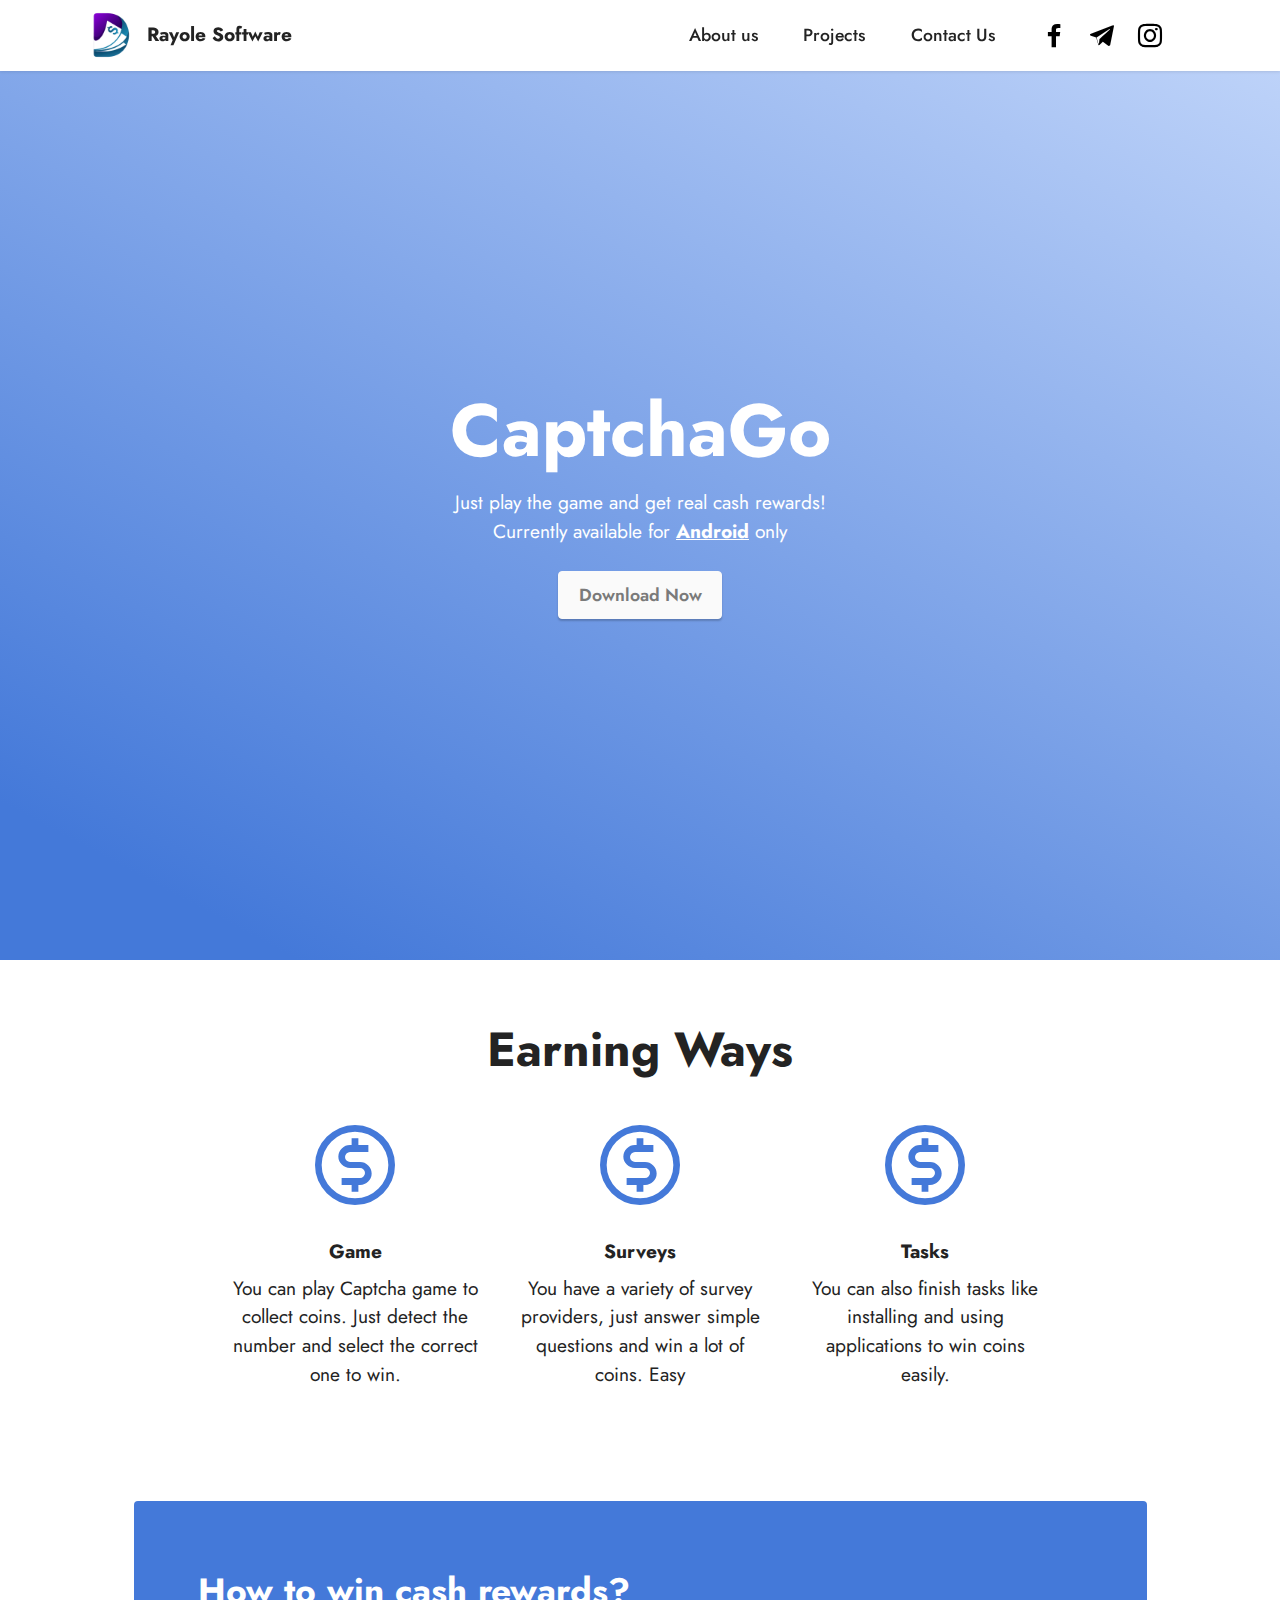
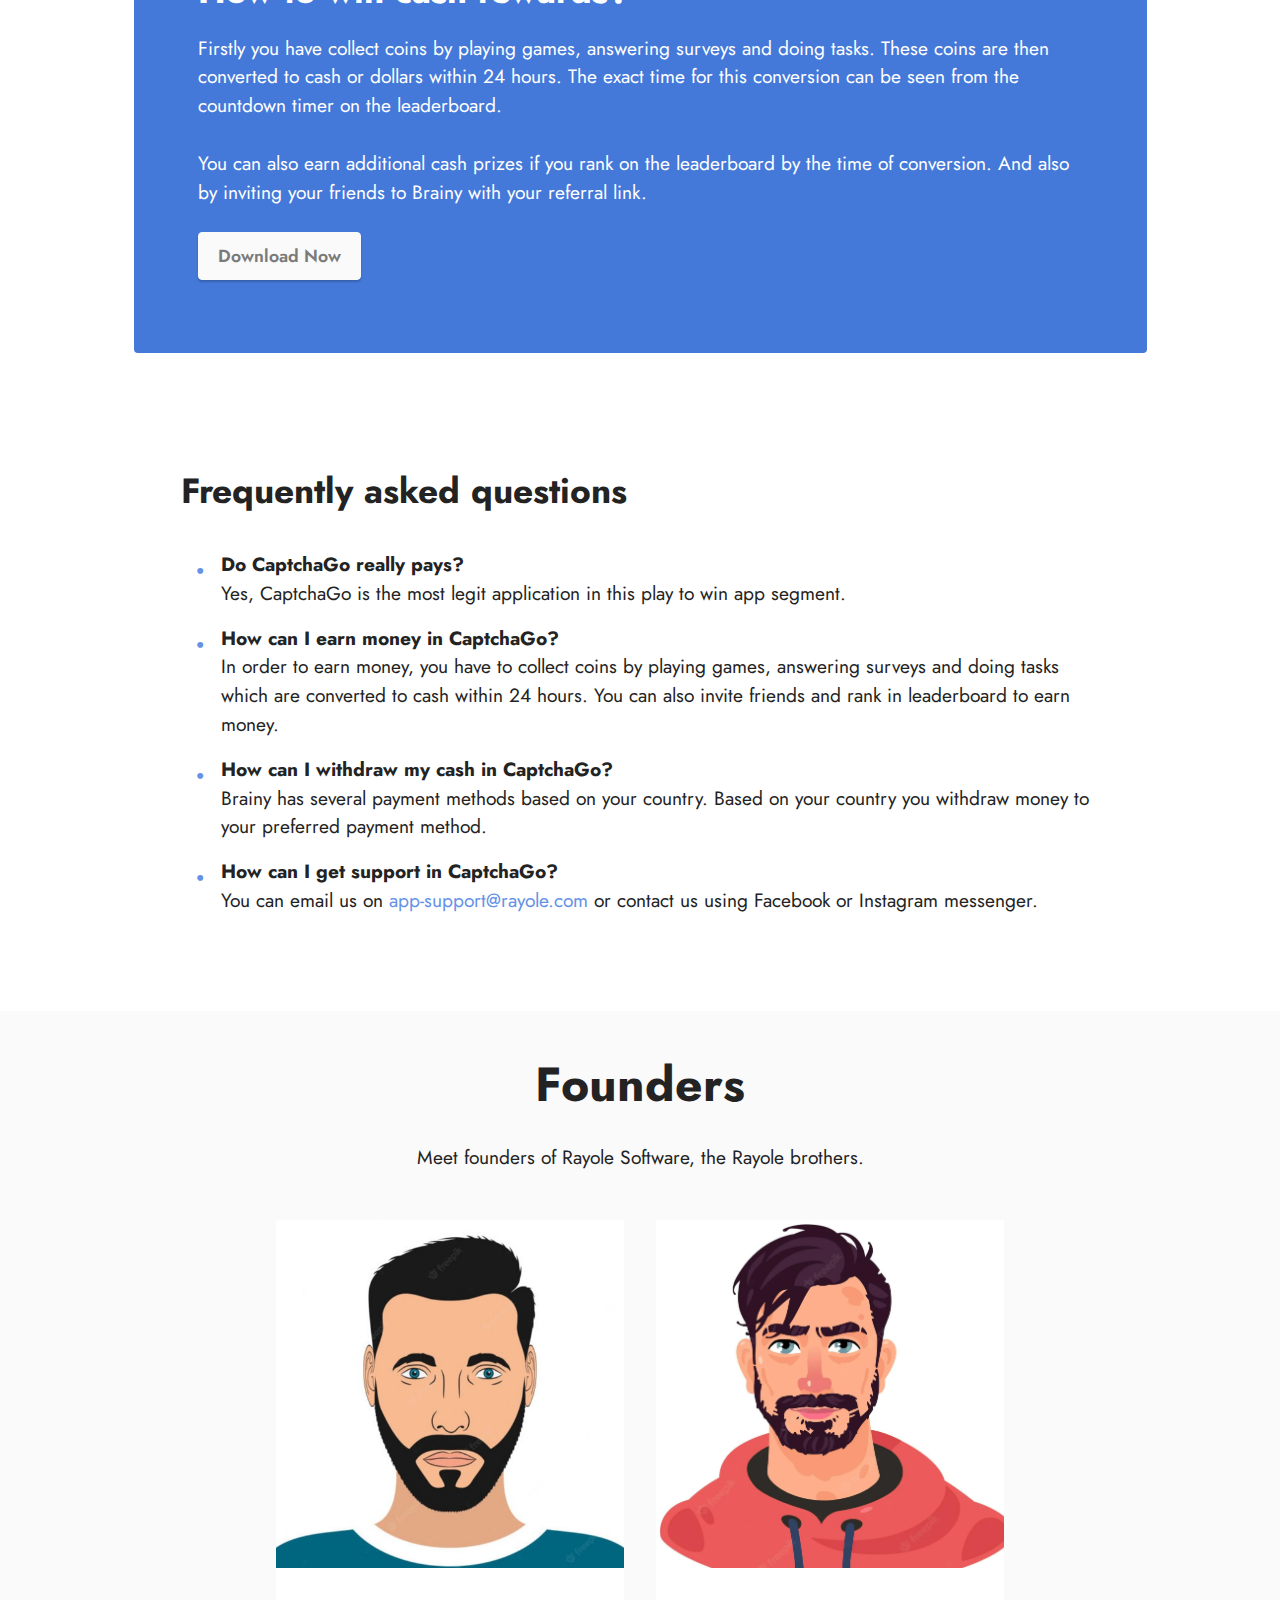
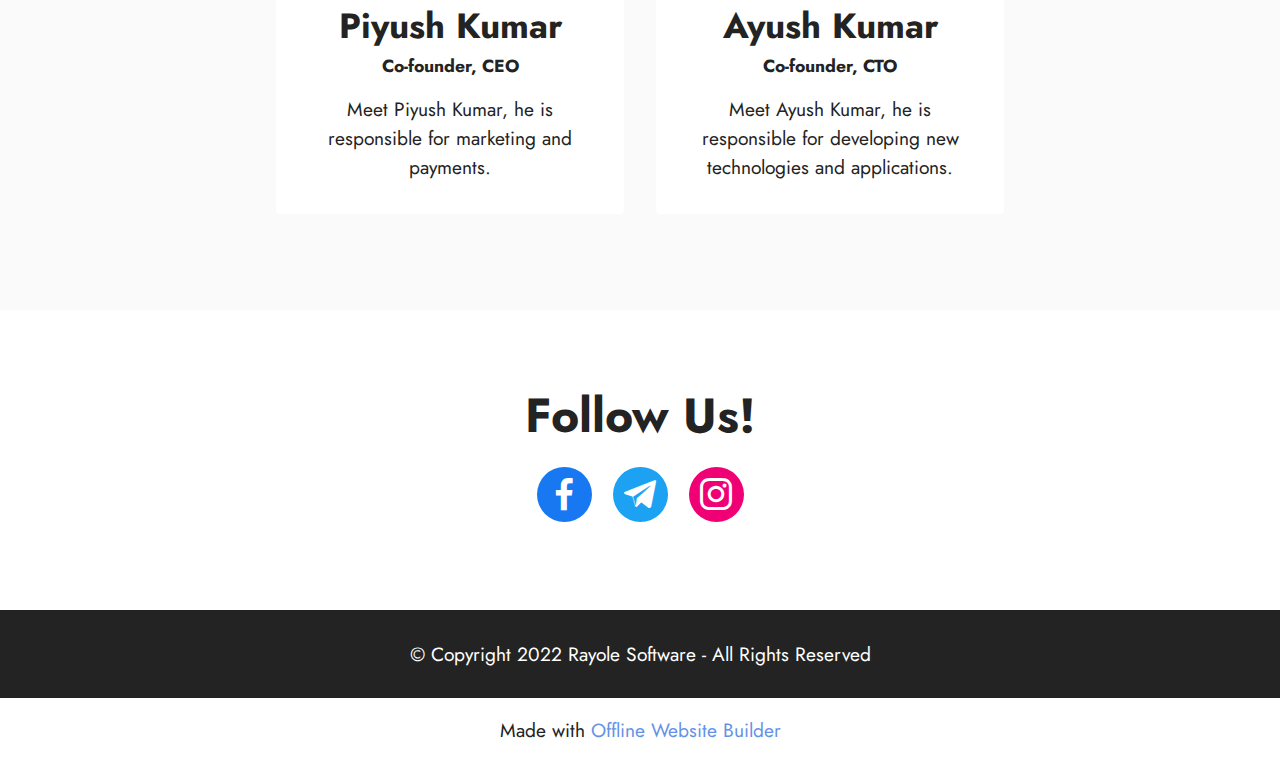
<file: page4.html>
<!DOCTYPE html>
<html  >
<head>
  <!-- Site made with Mobirise Website Builder v5.6.11, https://mobirise.com -->
  <meta charset="UTF-8">
  <meta http-equiv="X-UA-Compatible" content="IE=edge">
  <meta name="generator" content="Mobirise v5.6.11, mobirise.com">
  <meta name="twitter:card" content="summary_large_image"/>
  <meta name="twitter:image:src" content="">
  <meta property="og:image" content="">
  <meta name="twitter:title" content="CaptchaGo - Rayole">
  <meta name="viewport" content="width=device-width, initial-scale=1, minimum-scale=1">
  <link rel="shortcut icon" href="assets/images/rayole-logo-128x128.png" type="image/x-icon">
  <meta name="description" content="You can earn cash rewards by playing memorizing game and doing in app tasks like surveys and offers. Download Now">
  
  
  <title>CaptchaGo - Rayole</title>
  <link rel="stylesheet" href="assets/web/assets/mobirise-icons2/mobirise2.css">
  <link rel="stylesheet" href="assets/bootstrap/css/bootstrap.min.css">
  <link rel="stylesheet" href="assets/bootstrap/css/bootstrap-grid.min.css">
  <link rel="stylesheet" href="assets/bootstrap/css/bootstrap-reboot.min.css">
  <link rel="stylesheet" href="assets/socicon/css/styles.css">
  <link rel="stylesheet" href="assets/dropdown/css/style.css">
  <link rel="stylesheet" href="assets/theme/css/style.css">
  <link rel="preload" href="https://fonts.googleapis.com/css?family=Jost:100,200,300,400,500,600,700,800,900,100i,200i,300i,400i,500i,600i,700i,800i,900i&display=swap" as="style" onload="this.onload=null;this.rel='stylesheet'">
  <noscript><link rel="stylesheet" href="https://fonts.googleapis.com/css?family=Jost:100,200,300,400,500,600,700,800,900,100i,200i,300i,400i,500i,600i,700i,800i,900i&display=swap"></noscript>
  <link rel="preload" as="style" href="assets/mobirise/css/mbr-additional.css"><link rel="stylesheet" href="assets/mobirise/css/mbr-additional.css" type="text/css">
  
  
  
  
</head>
<body>
  
  <section data-bs-version="5.1" class="menu menu2 cid-twijnQkfaO" once="menu" id="menu2-1w">
    
    <nav class="navbar navbar-dropdown navbar-fixed-top navbar-expand-lg">
        <div class="container">
            <div class="navbar-brand">
                <span class="navbar-logo">
                    <a href="index.html">
                        <img src="assets/images/rayole-logo-128x128.png" alt="Rayole Software" style="height: 3rem;">
                    </a>
                </span>
                <span class="navbar-caption-wrap"><a class="navbar-caption text-black text-primary display-7" href="index.html">Rayole Software</a></span>
            </div>
            <button class="navbar-toggler" type="button" data-toggle="collapse" data-bs-toggle="collapse" data-target="#navbarSupportedContent" data-bs-target="#navbarSupportedContent" aria-controls="navbarNavAltMarkup" aria-expanded="false" aria-label="Toggle navigation">
                <div class="hamburger">
                    <span></span>
                    <span></span>
                    <span></span>
                    <span></span>
                </div>
            </button>
            <div class="collapse navbar-collapse" id="navbarSupportedContent">
                <ul class="navbar-nav nav-dropdown nav-right" data-app-modern-menu="true"><li class="nav-item"><a class="nav-link link text-black text-primary display-4" href="index.html#content5-1d">
                            About us</a></li>
                    <li class="nav-item"><a class="nav-link link text-black text-primary display-4" href="index.html#features3-1a">Projects<br></a></li>
                    <li class="nav-item"><a class="nav-link link text-black text-primary display-4" href="index.html#contacts1-1c">Contact Us</a>
                    </li></ul>
                <div class="icons-menu">
                    <a class="iconfont-wrapper" href="https://www.facebook.com/rayolesoftware" target="_blank">
                        <span class="p-2 mbr-iconfont socicon-facebook socicon"></span>
                    </a>
                    <a class="iconfont-wrapper" href="https://telegram.me/rayolesoftware_official" target="_blank">
                        <span class="p-2 mbr-iconfont socicon-telegram socicon"></span>
                    </a>
                    <a class="iconfont-wrapper" href="https://www.instagram.com/rayolesoftware/" target="_blank">
                        <span class="p-2 mbr-iconfont socicon-instagram socicon"></span>
                    </a>
                    
                </div>
                
            </div>
        </div>
    </nav>
</section>

<section data-bs-version="5.1" class="header18 cid-twijnMOUtu mbr-fullscreen" id="header18-1p">

    

    
    

    <div class="align-center container">
        <div class="row justify-content-center">
            <div class="col-12 col-lg-10">
                <h1 class="mbr-section-title mbr-fonts-style mbr-white mb-3 display-1"><strong>CaptchaGo</strong></h1>
                
                <p class="mbr-text mbr-fonts-style mbr-white display-7">
                    Just play the game and get real cash rewards!<br>Currently available for <strong><u>Android</u></strong> only</p>
                <div class="mbr-section-btn mt-3"><a class="btn btn-white display-4" href="https://captchago.page.link/ASyW" target="_blank">Download Now</a></div>
            </div>
        </div>
    </div>
</section>

<section data-bs-version="5.1" class="features1 cid-twijnN7xyO" id="features1-1q">
    

    
    
    <div class="container">
        <div class="row">
            <div class="col-12 col-lg-9">
                <h3 class="mbr-section-title mbr-fonts-style align-center mb-0 display-2">
                    <strong>Earning Ways</strong></h3>
                
            </div>
        </div>
        <div class="row">
            <div class="card col-12 col-md-6 col-lg-3">
                <div class="card-wrapper">
                    <div class="card-box align-center">
                        <div class="iconfont-wrapper">
                            <span class="mbr-iconfont mobi-mbri-cash mobi-mbri" style="color: rgb(68, 121, 217); fill: rgb(68, 121, 217);"></span>
                        </div>
                        <h5 class="card-title mbr-fonts-style display-7"><strong>Game</strong></h5>
                        <p class="card-text mbr-fonts-style display-7">You can play Captcha game to collect coins. Just detect the number and select the correct one to win.</p>
                    </div>
                </div>
            </div>
            <div class="card col-12 col-md-6 col-lg-3">
                <div class="card-wrapper">
                    <div class="card-box align-center">
                        <div class="iconfont-wrapper">
                            <span class="mbr-iconfont mobi-mbri-cash mobi-mbri" style="color: rgb(68, 121, 217); fill: rgb(68, 121, 217);"></span>
                        </div>
                        <h5 class="card-title mbr-fonts-style display-7"><strong>Surveys</strong></h5>
                        <p class="card-text mbr-fonts-style display-7">You have a variety of survey providers, just answer simple questions and win a lot of coins. Easy</p>
                    </div>
                </div>
            </div>
            <div class="card col-12 col-md-6 col-lg-3">
                <div class="card-wrapper">
                    <div class="card-box align-center">
                        <div class="iconfont-wrapper">
                            <span class="mbr-iconfont mobi-mbri-cash mobi-mbri" style="color: rgb(68, 121, 217); fill: rgb(68, 121, 217);"></span>
                        </div>
                        <h5 class="card-title mbr-fonts-style display-7"><strong>Tasks</strong></h5>
                        <p class="card-text mbr-fonts-style display-7">You can also finish tasks like installing and using applications to win coins easily.</p>
                    </div>
                </div>
            </div>
            
        </div>
    </div>
</section>

<section data-bs-version="5.1" class="content15 cid-twijnNJlWn" id="content15-1r">

    

    
    
    <div class="container">
        <div class="row justify-content-center">
            <div class="card col-md-12 col-lg-11">
                <div class="card-wrapper">
                    <div class="card-box align-left">
                        <h4 class="card-title mbr-fonts-style mbr-white mb-3 display-5"><strong>How to win cash rewards?</strong></h4>
                        <p class="mbr-text mbr-fonts-style display-7">Firstly you have collect coins by playing games, answering surveys and doing tasks. These coins are then converted to cash or dollars within 24 hours. The exact time for this conversion can be seen from the countdown timer on the leaderboard.
<br>
<br>You can also earn additional cash prizes if you rank on the leaderboard by the time of conversion. And also by inviting your friends to Brainy with your referral link.</p>
                        <div class="mbr-section-btn mt-3"><a class="btn btn-white display-4" href="https://captchago.page.link/ASyW" target="_blank">Download Now</a></div>
                    </div>
                </div>
            </div>
        </div>
    </div>
</section>

<section data-bs-version="5.1" class="content14 cid-twijnO80CX" id="content14-1s">
    

    
    
    
    <div class="container">
        <div class="row justify-content-center">
            <div class="col-md-12 col-lg-10">
                    <h3 class="mbr-section-title mbr-fonts-style mb-4 display-5">
                        <strong>Frequently asked questions</strong>
                    </h3>
                <ul class="list mbr-fonts-style display-7">
                    <li><strong>Do CaptchaGo really pays?</strong><br>Yes, CaptchaGo is the most legit application in this play to win app segment.</li>
                    <li><strong>How can I earn money in CaptchaGo?</strong><br>In order to earn money, you have to collect coins by playing games, answering surveys and doing tasks which are converted to cash within 24 hours. You can also invite friends and rank in leaderboard to earn money.</li>
                    <li><strong>How can I withdraw my cash in CaptchaGo?</strong><br>Brainy has several payment methods based on your country. Based on your country you withdraw money to your preferred payment method.</li>
                    <li><strong>How can I get support in CaptchaGo?
                        </strong><br>You can email us on <a href="mailto:app-support@rayole.com" class="text-primary">app-support@rayole.com</a>&nbsp;or contact us using Facebook or Instagram messenger.</li>
                </ul>
            </div>
        </div>
    </div>
</section>

<section data-bs-version="5.1" class="team1 cid-twijnOwOVF" id="team1-1t">
    

    
    
    <div class="container">
        <div class="row justify-content-center">
            <div class="col-12">
                <h3 class="mbr-section-title mbr-fonts-style align-center mb-4 display-2">
                    <strong>Founders</strong></h3>
                <p class="mbr-section-subtitle mbr-fonts-style align-center mb-5 display-7">
                    Meet founders of Rayole Software, the Rayole brothers.</p>
            </div>
            <div class="col-sm-6 col-lg-4">
                <div class="card-wrap">
                    <div class="image-wrap">
                        <img src="assets/images/piyush-avatar-1-695x695.jpeg" alt="Mobirise Website Builder">
                    </div>
                    <div class="content-wrap">
                        <h5 class="mbr-section-title card-title mbr-fonts-style align-center m-0 display-5">
                            <strong>Piyush Kumar</strong></h5>
                        <h6 class="mbr-role mbr-fonts-style align-center mb-3 display-4">
                            <strong>Co-founder, CEO</strong></h6>
                        <p class="card-text mbr-fonts-style align-center display-7">Meet Piyush Kumar, he is responsible for marketing and payments.</p>
                        
                        
                    </div>
                </div>
            </div>

            <div class="col-sm-6 col-lg-4">
                <div class="card-wrap">
                    <div class="image-wrap">
                        <img src="assets/images/ayush-avatar-3.webp" alt="Mobirise Website Builder">
                    </div>
                    <div class="content-wrap">
                        <h5 class="mbr-section-title card-title mbr-fonts-style align-center m-0 display-5">
                            <strong>Ayush Kumar</strong></h5>
                        <h6 class="mbr-role mbr-fonts-style align-center mb-3 display-4">
                            <strong>Co-founder, CTO</strong></h6>
                        <p class="card-text mbr-fonts-style align-center display-7">
                            Meet Ayush Kumar, he is responsible for developing new technologies and applications.</p>
                        
                        
                    </div>
                </div>
            </div>

            

            
        </div>
    </div>
</section>

<section data-bs-version="5.1" class="share3 cid-twijnPrUv0" id="share3-1u">
    
     
    
    
    

    <div class="container">
        <div class="media-container-row">
            <div class="col-12">
                <h3 class="mbr-section-title align-center mb-3 mbr-fonts-style display-2">
                    <strong>Follow Us!</strong>
                </h3>
                <div class="social-list align-center">
                   
                    <a class="iconfont-wrapper bg-facebook m-2 " target="_blank" href="https://www.facebook.com/rayolesoftware">
                            <span class="socicon-facebook socicon"></span>
                        </a>
                        <a class="iconfont-wrapper bg-twitter m-2" href="https://telegram.me/rayolesoftware_official" target="_blank">
                            <span class="socicon-telegram socicon"></span>
                        </a>
                        <a class="iconfont-wrapper bg-instagram m-2" href="https://www.instagram.com/rayolesoftware" target="_blank">
                            <span class="socicon-instagram socicon"></span>
                        </a>
                        
                        
                        
                        
                        
                        
                        
                        
                </div>
            </div>
        </div>
    </div>
</section>

<section data-bs-version="5.1" class="footer7 cid-twijnPWagE" once="footers" id="footer7-1v">

    

    

    <div class="container">
        <div class="media-container-row align-center mbr-white">
            <div class="col-12">
                <p class="mbr-text mb-0 mbr-fonts-style display-7">
                    © Copyright 2022 Rayole Software - All Rights Reserved
                </p>
            </div>
        </div>
    </div>
</section><section class="display-7" style="padding: 0;align-items: center;justify-content: center;flex-wrap: wrap;    align-content: center;display: flex;position: relative;height: 4rem;"><a href="https://mobiri.se/" style="flex: 1 1;height: 4rem;position: absolute;width: 100%;z-index: 1;"><img alt="" style="height: 4rem;" src="[data-uri]"></a><p style="margin: 0;text-align: center;" class="display-7">Made with &#8204;</p><a style="z-index:1" href="https://mobirise.com/offline-website-builder.html">Offline Website Builder</a></section><script src="assets/bootstrap/js/bootstrap.bundle.min.js"></script>  <script src="assets/smoothscroll/smooth-scroll.js"></script>  <script src="assets/ytplayer/index.js"></script>  <script src="assets/dropdown/js/navbar-dropdown.js"></script>  <script src="assets/theme/js/script.js"></script>  
  
  
</body>
</html>
</file>
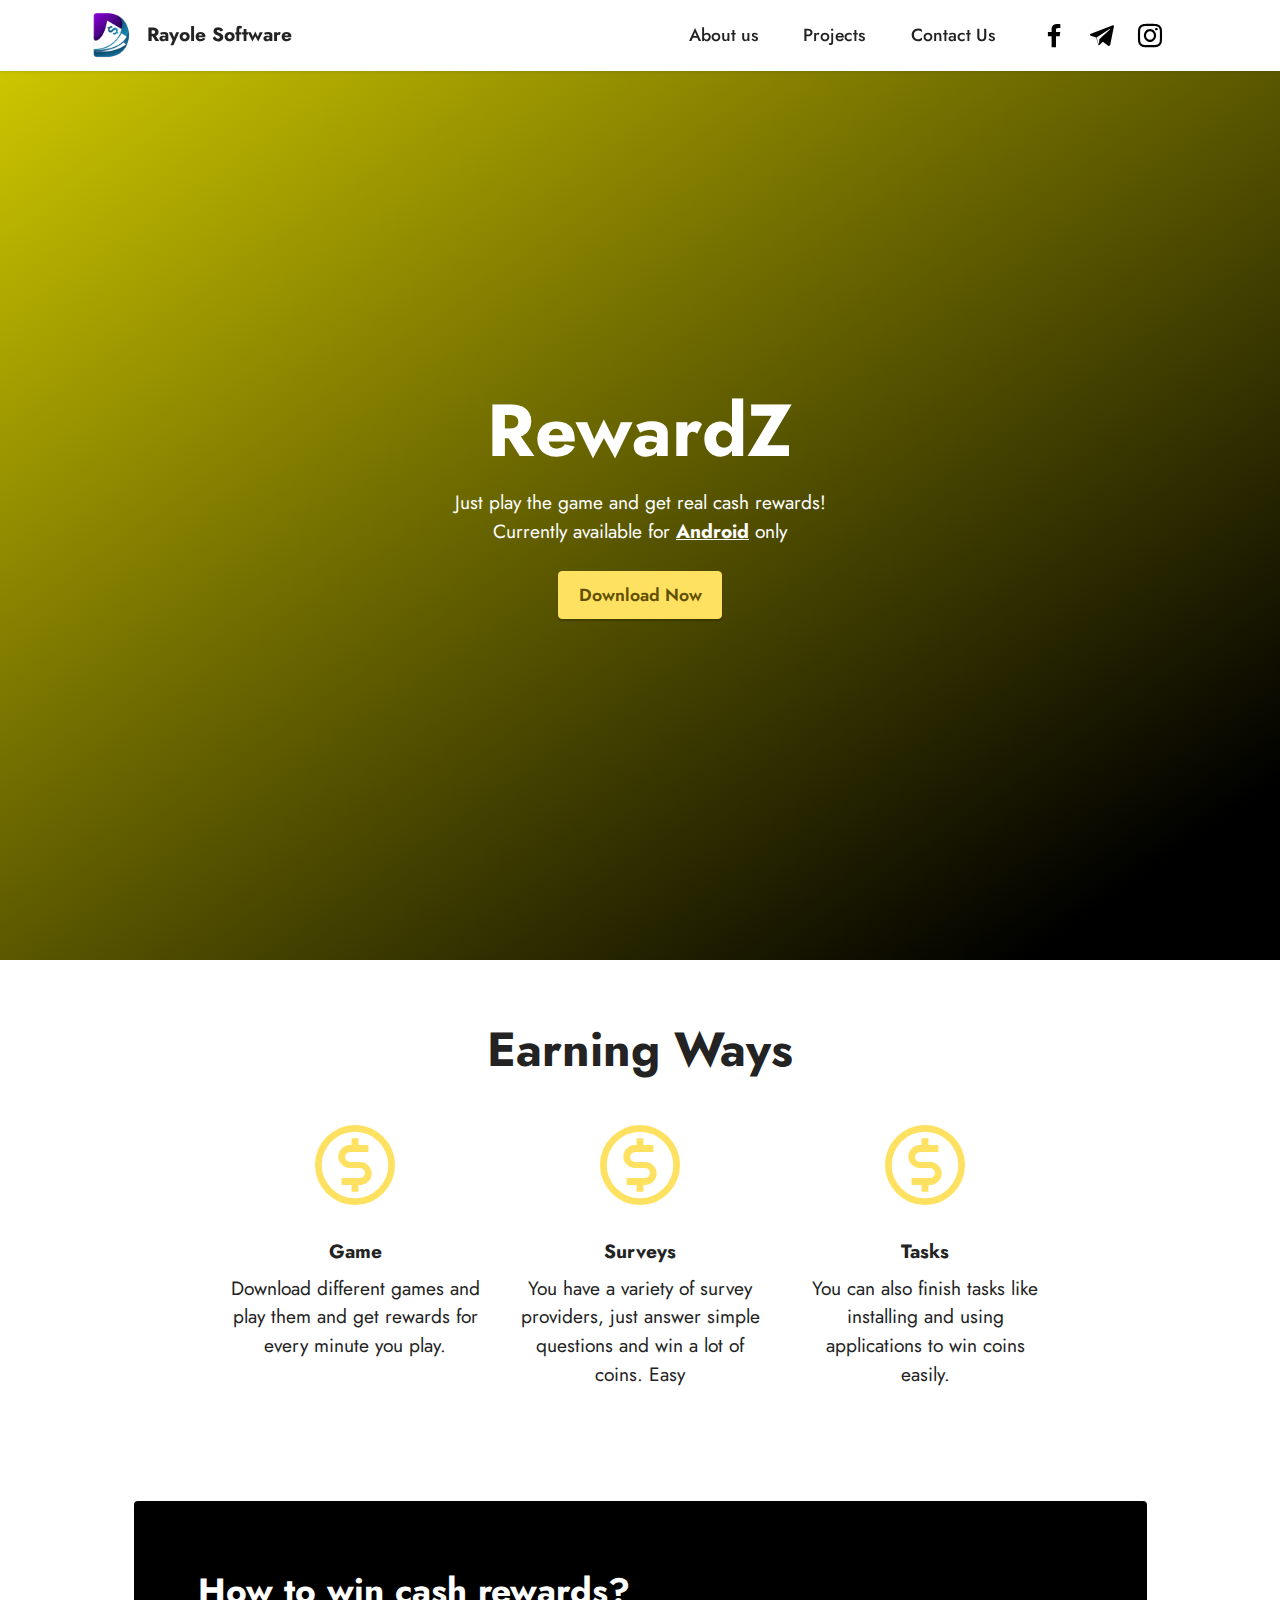
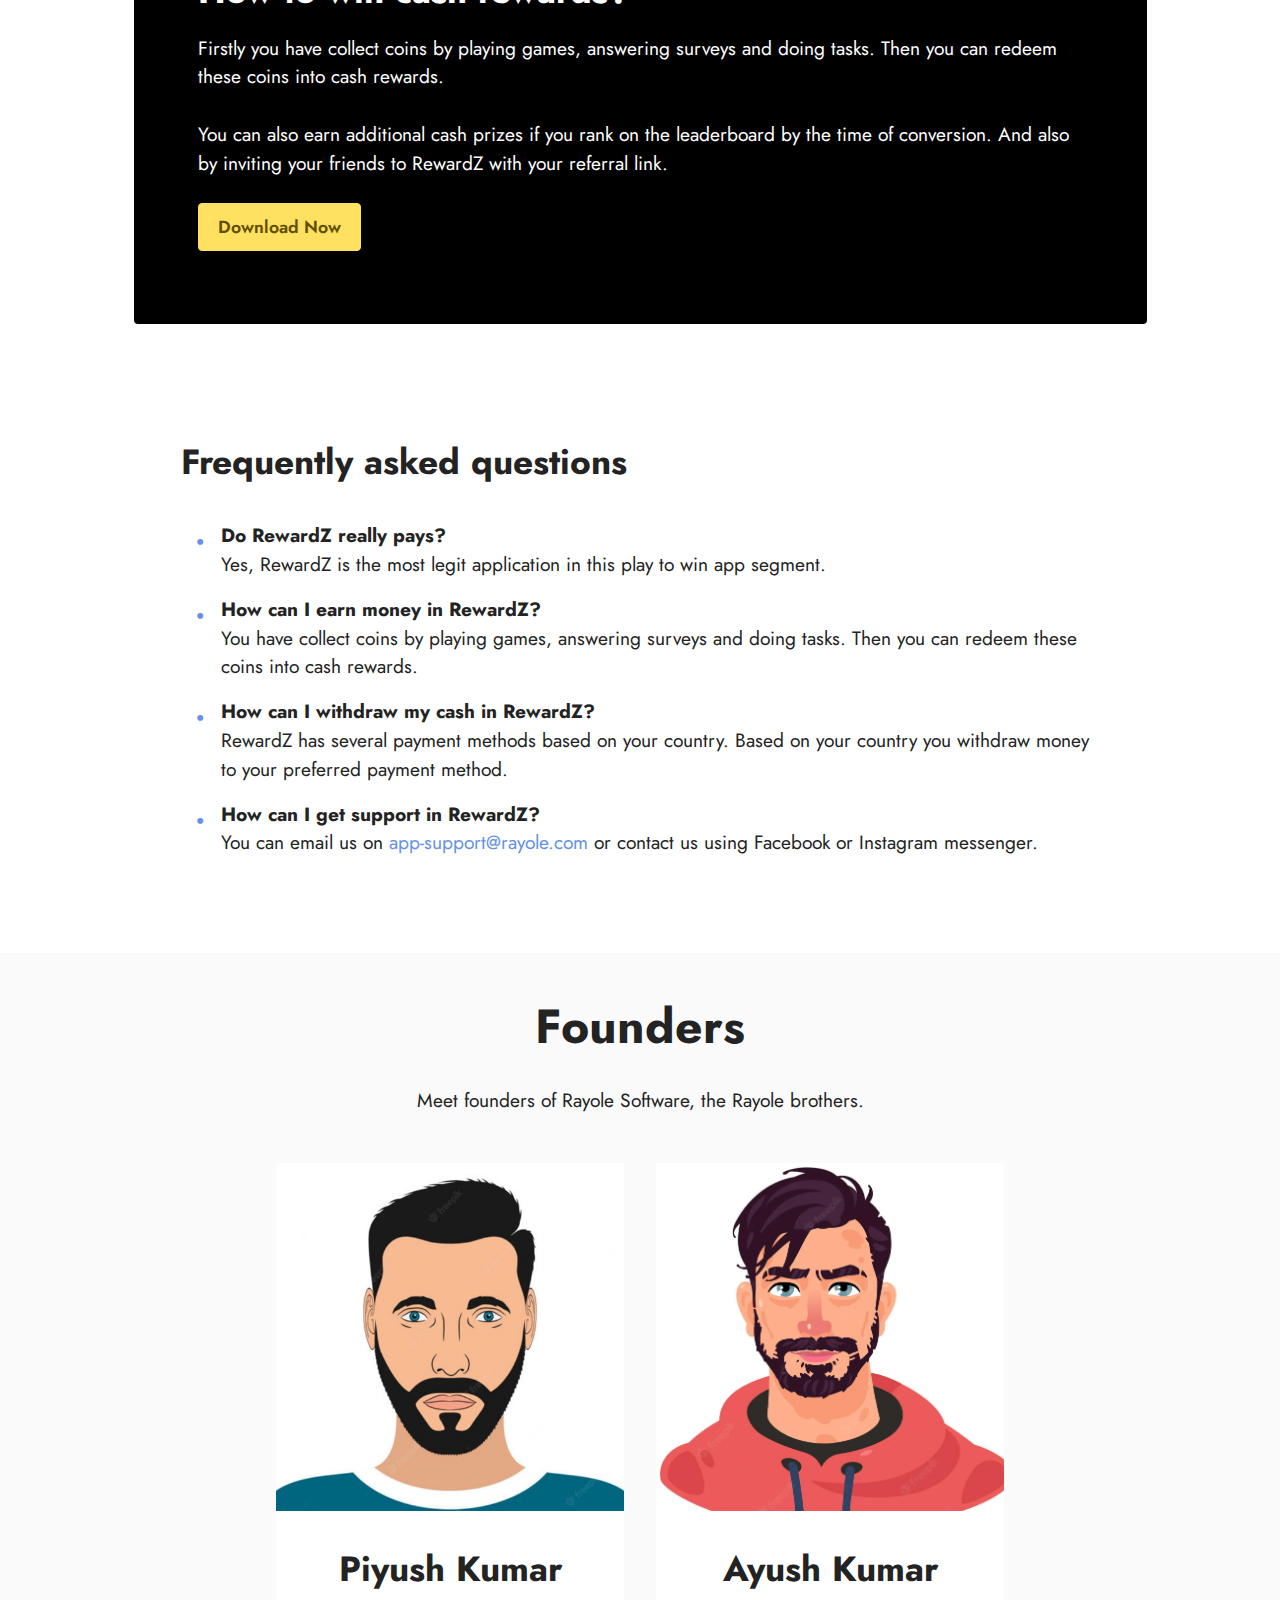
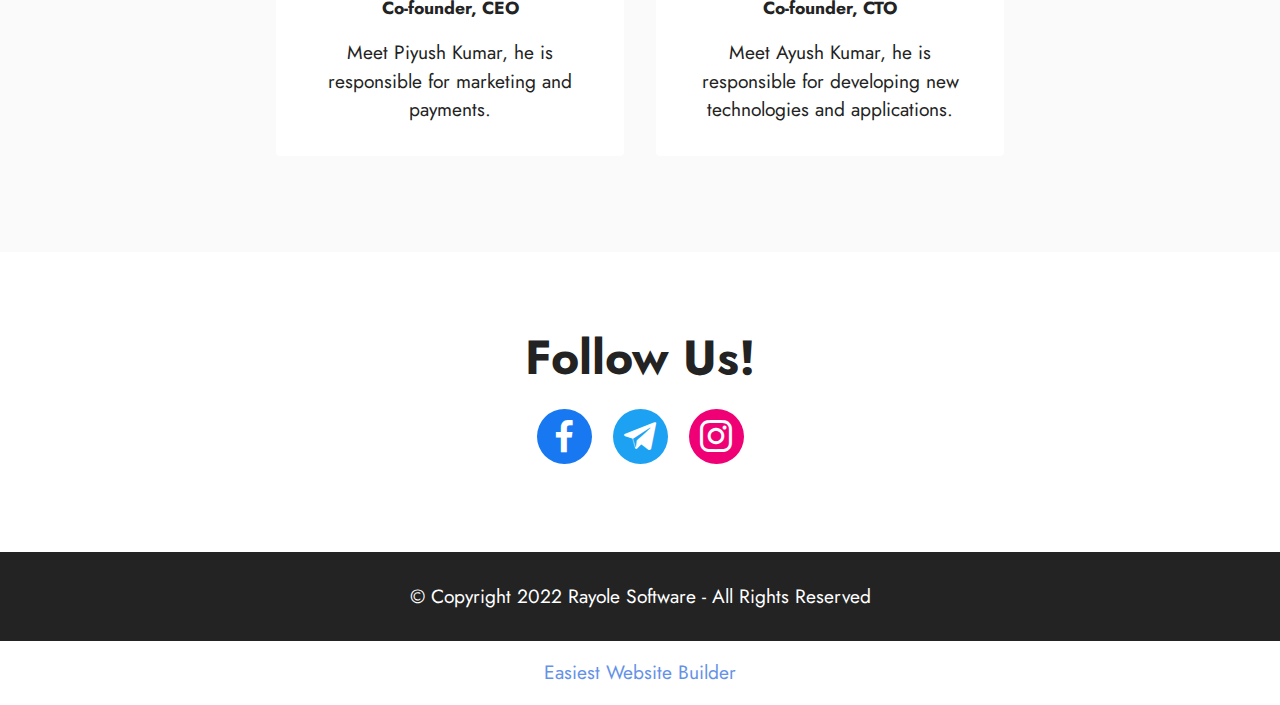
<file: rewardz.html>
<!DOCTYPE html>
<html  >
<head>
  <!-- Site made with Mobirise Website Builder v5.8.4, https://mobirise.com -->
  <meta charset="UTF-8">
  <meta http-equiv="X-UA-Compatible" content="IE=edge">
  <meta name="generator" content="Mobirise v5.8.4, mobirise.com">
  <meta name="viewport" content="width=device-width, initial-scale=1, minimum-scale=1">
  <link rel="shortcut icon" href="assets/images/rayole-logo-128x128.png" type="image/x-icon">
  <meta name="description" content="You can earn cash rewards by playing memorizing game and doing in app tasks like surveys and offers. Download Now">
  
  
  <title>RewardZ - Rayole</title>
  <link rel="stylesheet" href="assets/web/assets/mobirise-icons2/mobirise2.css">
  <link rel="stylesheet" href="assets/bootstrap/css/bootstrap.min.css">
  <link rel="stylesheet" href="assets/bootstrap/css/bootstrap-grid.min.css">
  <link rel="stylesheet" href="assets/bootstrap/css/bootstrap-reboot.min.css">
  <link rel="stylesheet" href="assets/socicon/css/styles.css">
  <link rel="stylesheet" href="assets/dropdown/css/style.css">
  <link rel="stylesheet" href="assets/theme/css/style.css">
  <link rel="preload" href="https://fonts.googleapis.com/css?family=Jost:100,200,300,400,500,600,700,800,900,100i,200i,300i,400i,500i,600i,700i,800i,900i&display=swap" as="style" onload="this.onload=null;this.rel='stylesheet'">
  <noscript><link rel="stylesheet" href="https://fonts.googleapis.com/css?family=Jost:100,200,300,400,500,600,700,800,900,100i,200i,300i,400i,500i,600i,700i,800i,900i&display=swap"></noscript>
  <link rel="preload" as="style" href="assets/mobirise/css/mbr-additional.css"><link rel="stylesheet" href="assets/mobirise/css/mbr-additional.css" type="text/css">

  
  
  
</head>
<body>
  
  <section data-bs-version="5.1" class="menu menu2 cid-tP4o2bCqva" once="menu" id="menu2-2k">
    
    <nav class="navbar navbar-dropdown navbar-fixed-top navbar-expand-lg">
        <div class="container">
            <div class="navbar-brand">
                <span class="navbar-logo">
                    <a href="index.html">
                        <img src="assets/images/rayole-logo-128x128.png" alt="Rayole Software" style="height: 3rem;">
                    </a>
                </span>
                <span class="navbar-caption-wrap"><a class="navbar-caption text-black text-primary display-7" href="index.html">Rayole Software</a></span>
            </div>
            <button class="navbar-toggler" type="button" data-toggle="collapse" data-bs-toggle="collapse" data-target="#navbarSupportedContent" data-bs-target="#navbarSupportedContent" aria-controls="navbarNavAltMarkup" aria-expanded="false" aria-label="Toggle navigation">
                <div class="hamburger">
                    <span></span>
                    <span></span>
                    <span></span>
                    <span></span>
                </div>
            </button>
            <div class="collapse navbar-collapse" id="navbarSupportedContent">
                <ul class="navbar-nav nav-dropdown nav-right" data-app-modern-menu="true"><li class="nav-item"><a class="nav-link link text-black text-primary display-4" href="index.html#content5-1d">
                            About us</a></li>
                    <li class="nav-item"><a class="nav-link link text-black text-primary display-4" href="index.html#features3-1a">Projects<br></a></li>
                    <li class="nav-item"><a class="nav-link link text-black text-primary display-4" href="index.html#contacts1-1c">Contact Us</a>
                    </li></ul>
                <div class="icons-menu">
                    <a class="iconfont-wrapper" href="https://www.facebook.com/rayolesoftware" target="_blank">
                        <span class="p-2 mbr-iconfont socicon-facebook socicon"></span>
                    </a>
                    <a class="iconfont-wrapper" href="https://telegram.me/rayolesoftware_official" target="_blank">
                        <span class="p-2 mbr-iconfont socicon-telegram socicon"></span>
                    </a>
                    <a class="iconfont-wrapper" href="https://www.instagram.com/rayolesoftware/" target="_blank">
                        <span class="p-2 mbr-iconfont socicon-instagram socicon"></span>
                    </a>
                    
                </div>
                
            </div>
        </div>
    </nav>
</section>

<section data-bs-version="5.1" class="header18 cid-tP4o28bW4x mbr-fullscreen" id="header18-2d">

    

    
    

    <div class="align-center container">
        <div class="row justify-content-center">
            <div class="col-12 col-lg-10">
                <h1 class="mbr-section-title mbr-fonts-style mbr-white mb-3 display-1"><strong>RewardZ</strong></h1>
                
                <p class="mbr-text mbr-fonts-style mbr-white display-7">
                    Just play the game and get real cash rewards!<br>Currently available for <strong><u>Android</u></strong> only</p>
                <div class="mbr-section-btn mt-3"><a class="btn btn-warning display-4" href="https://play.google.com/store/apps/details?id=com.rayolesoftware.rewardz" target="_blank">Download Now</a></div>
            </div>
        </div>
    </div>
</section>

<section data-bs-version="5.1" class="features1 cid-tP4o28BAj9" id="features1-2e">
    

    
    
    <div class="container">
        <div class="row">
            <div class="col-12 col-lg-9">
                <h3 class="mbr-section-title mbr-fonts-style align-center mb-0 display-2">
                    <strong>Earning Ways</strong></h3>
                
            </div>
        </div>
        <div class="row">
            <div class="card col-12 col-md-6 col-lg-3">
                <div class="card-wrapper">
                    <div class="card-box align-center">
                        <div class="iconfont-wrapper">
                            <span class="mbr-iconfont mobi-mbri-cash mobi-mbri" style="color: rgb(255, 225, 97); fill: rgb(255, 225, 97);"></span>
                        </div>
                        <h5 class="card-title mbr-fonts-style display-7"><strong>Game</strong></h5>
                        <p class="card-text mbr-fonts-style display-7">Download different games and play them and get rewards for every minute you play.</p>
                    </div>
                </div>
            </div>
            <div class="card col-12 col-md-6 col-lg-3">
                <div class="card-wrapper">
                    <div class="card-box align-center">
                        <div class="iconfont-wrapper">
                            <span class="mbr-iconfont mobi-mbri-cash mobi-mbri" style="color: rgb(255, 225, 97); fill: rgb(255, 225, 97);"></span>
                        </div>
                        <h5 class="card-title mbr-fonts-style display-7"><strong>Surveys</strong></h5>
                        <p class="card-text mbr-fonts-style display-7">You have a variety of survey providers, just answer simple questions and win a lot of coins. Easy</p>
                    </div>
                </div>
            </div>
            <div class="card col-12 col-md-6 col-lg-3">
                <div class="card-wrapper">
                    <div class="card-box align-center">
                        <div class="iconfont-wrapper">
                            <span class="mbr-iconfont mobi-mbri-cash mobi-mbri" style="color: rgb(255, 225, 97); fill: rgb(255, 225, 97);"></span>
                        </div>
                        <h5 class="card-title mbr-fonts-style display-7"><strong>Tasks</strong></h5>
                        <p class="card-text mbr-fonts-style display-7">You can also finish tasks like installing and using applications to win coins easily.</p>
                    </div>
                </div>
            </div>
            
        </div>
    </div>
</section>

<section data-bs-version="5.1" class="content15 cid-tP4o294IJe" id="content15-2f">

    

    
    
    <div class="container">
        <div class="row justify-content-center">
            <div class="card col-md-12 col-lg-11">
                <div class="card-wrapper">
                    <div class="card-box align-left">
                        <h4 class="card-title mbr-fonts-style mbr-white mb-3 display-5"><strong>How to win cash rewards?</strong></h4>
                        <p class="mbr-text mbr-fonts-style display-7">Firstly you have collect coins by playing games, answering surveys and doing tasks. Then you can redeem these coins into cash rewards.<br>
<br>You can also earn additional cash prizes if you rank on the leaderboard by the time of conversion. And also by inviting your friends to RewardZ with your referral link.</p>
                        <div class="mbr-section-btn mt-3"><a class="btn btn-warning display-4" href="https://play.google.com/store/apps/details?id=com.rayolesoftware.rewardz" target="_blank">Download Now</a></div>
                    </div>
                </div>
            </div>
        </div>
    </div>
</section>

<section data-bs-version="5.1" class="content14 cid-tP4o29vBsS" id="content14-2g">
    

    
    
    
    <div class="container">
        <div class="row justify-content-center">
            <div class="col-md-12 col-lg-10">
                    <h3 class="mbr-section-title mbr-fonts-style mb-4 display-5">
                        <strong>Frequently asked questions</strong>
                    </h3>
                <ul class="list mbr-fonts-style display-7">
                    <li><strong>Do RewardZ really pays?</strong><br>Yes, RewardZ is the most legit application in this play to win app segment.</li>
                    <li><strong>How can I earn money in RewardZ?</strong><br>You have collect coins by playing games, answering surveys and doing tasks. Then you can redeem these coins into cash rewards.</li>
                    <li><strong>How can I withdraw my cash in RewardZ?</strong><br>RewardZ has several payment methods based on your country. Based on your country you withdraw money to your preferred payment method.</li>
                    <li><strong>How can I get support in RewardZ?
                        </strong><br>You can email us on <a href="mailto:app-support@rayole.com" class="text-primary">app-support@rayole.com</a>&nbsp;or contact us using Facebook or Instagram messenger.</li>
                </ul>
            </div>
        </div>
    </div>
</section>

<section data-bs-version="5.1" class="team1 cid-tP4o29Sh6a" id="team1-2h">
    

    
    
    <div class="container">
        <div class="row justify-content-center">
            <div class="col-12">
                <h3 class="mbr-section-title mbr-fonts-style align-center mb-4 display-2">
                    <strong>Founders</strong></h3>
                <p class="mbr-section-subtitle mbr-fonts-style align-center mb-5 display-7">
                    Meet founders of Rayole Software, the Rayole brothers.</p>
            </div>
            <div class="col-sm-6 col-lg-4">
                <div class="card-wrap">
                    <div class="image-wrap">
                        <img src="assets/images/piyush-avatar-1-695x695.jpeg" alt="Mobirise Website Builder">
                    </div>
                    <div class="content-wrap">
                        <h5 class="mbr-section-title card-title mbr-fonts-style align-center m-0 display-5">
                            <strong>Piyush Kumar</strong></h5>
                        <h6 class="mbr-role mbr-fonts-style align-center mb-3 display-4">
                            <strong>Co-founder, CEO</strong></h6>
                        <p class="card-text mbr-fonts-style align-center display-7">Meet Piyush Kumar, he is responsible for marketing and payments.</p>
                        
                        
                    </div>
                </div>
            </div>

            <div class="col-sm-6 col-lg-4">
                <div class="card-wrap">
                    <div class="image-wrap">
                        <img src="assets/images/ayush-avatar-3.webp" alt="Mobirise Website Builder">
                    </div>
                    <div class="content-wrap">
                        <h5 class="mbr-section-title card-title mbr-fonts-style align-center m-0 display-5">
                            <strong>Ayush Kumar</strong></h5>
                        <h6 class="mbr-role mbr-fonts-style align-center mb-3 display-4">
                            <strong>Co-founder, CTO</strong></h6>
                        <p class="card-text mbr-fonts-style align-center display-7">
                            Meet Ayush Kumar, he is responsible for developing new technologies and applications.</p>
                        
                        
                    </div>
                </div>
            </div>

            

            
        </div>
    </div>
</section>

<section data-bs-version="5.1" class="share3 cid-tP4o2aMPuX" id="share3-2i">
    
     
    
    
    

    <div class="container">
        <div class="media-container-row">
            <div class="col-12">
                <h3 class="mbr-section-title align-center mb-3 mbr-fonts-style display-2">
                    <strong>Follow Us!</strong>
                </h3>
                <div class="social-list align-center">
                   
                    <a class="iconfont-wrapper bg-facebook m-2 " target="_blank" href="https://www.facebook.com/rayolesoftware">
                            <span class="socicon-facebook socicon"></span>
                        </a>
                        <a class="iconfont-wrapper bg-twitter m-2" href="https://telegram.me/rayolesoftware_official" target="_blank">
                            <span class="socicon-telegram socicon"></span>
                        </a>
                        <a class="iconfont-wrapper bg-instagram m-2" href="https://www.instagram.com/rayolesoftware" target="_blank">
                            <span class="socicon-instagram socicon"></span>
                        </a>
                        
                        
                        
                        
                        
                        
                        
                        
                </div>
            </div>
        </div>
    </div>
</section>

<section data-bs-version="5.1" class="footer7 cid-tP4o2bi86g" once="footers" id="footer7-2j">

    

    

    <div class="container">
        <div class="media-container-row align-center mbr-white">
            <div class="col-12">
                <p class="mbr-text mb-0 mbr-fonts-style display-7">
                    © Copyright 2022 Rayole Software - All Rights Reserved
                </p>
            </div>
        </div>
    </div>
</section><section class="display-7" style="padding: 0;align-items: center;justify-content: center;flex-wrap: wrap;    align-content: center;display: flex;position: relative;height: 4rem;"><a href="https://mobiri.se/2881301" style="flex: 1 1;height: 4rem;position: absolute;width: 100%;z-index: 1;"><img alt="" style="height: 4rem;" src="[data-uri]"></a><p style="margin: 0;text-align: center;" class="display-7">&#8204;</p><a style="z-index:1" href="https://mobirise.com/builder/easiest-website-builder.html">Easiest Website Builder</a></section><script src="assets/bootstrap/js/bootstrap.bundle.min.js"></script>  <script src="assets/smoothscroll/smooth-scroll.js"></script>  <script src="assets/ytplayer/index.js"></script>  <script src="assets/dropdown/js/navbar-dropdown.js"></script>  <script src="assets/theme/js/script.js"></script>  
  
  
</body>
</html>
</file>
<file: assets/web/assets/mobirise-icons2/mobirise2.css>
@font-face {
  font-family: 'Moririse2';
  font-display: swap;
  src:  url('mobirise2.eot?f2bix4');
  src:  url('mobirise2.eot?f2bix4#iefix') format('embedded-opentype'),
    url('mobirise2.ttf?f2bix4') format('truetype'),
    url('mobirise2.woff?f2bix4') format('woff'),
    url('mobirise2.svg?f2bix4#mobirise2') format('svg');
  font-weight: normal;
  font-style: normal;
}

[class^="mobi-"], [class*=" mobi-"] {
  /* use !important to prevent issues with browser extensions that change fonts */
  font-family: 'Moririse2' !important;
  speak: none;
  font-style: normal;
  font-weight: normal;
  font-variant: normal;
  text-transform: none;
  line-height: 1;

  /* Better Font Rendering =========== */
  -webkit-font-smoothing: antialiased;
  -moz-osx-font-smoothing: grayscale;
}

.mobi-mbri-add-submenu:before {
  content: "\e900";
}
.mobi-mbri-alert:before {
  content: "\e901";
}
.mobi-mbri-align-center:before {
  content: "\e902";
}
.mobi-mbri-align-justify:before {
  content: "\e903";
}
.mobi-mbri-align-left:before {
  content: "\e904";
}
.mobi-mbri-align-right:before {
  content: "\e905";
}
.mobi-mbri-android:before {
  content: "\e906";
}
.mobi-mbri-apple:before {
  content: "\e907";
}
.mobi-mbri-arrow-down:before {
  content: "\e908";
}
.mobi-mbri-arrow-next:before {
  content: "\e909";
}
.mobi-mbri-arrow-prev:before {
  content: "\e90a";
}
.mobi-mbri-arrow-up:before {
  content: "\e90b";
}
.mobi-mbri-bold:before {
  content: "\e90c";
}
.mobi-mbri-bookmark:before {
  content: "\e90d";
}
.mobi-mbri-bootstrap:before {
  content: "\e90e";
}
.mobi-mbri-briefcase:before {
  content: "\e90f";
}
.mobi-mbri-browse:before {
  content: "\e910";
}
.mobi-mbri-bulleted-list:before {
  content: "\e911";
}
.mobi-mbri-calendar:before {
  content: "\e912";
}
.mobi-mbri-camera:before {
  content: "\e913";
}
.mobi-mbri-cart-add:before {
  content: "\e914";
}
.mobi-mbri-cart-full:before {
  content: "\e915";
}
.mobi-mbri-cash:before {
  content: "\e916";
}
.mobi-mbri-change-style:before {
  content: "\e917";
}
.mobi-mbri-chat:before {
  content: "\e918";
}
.mobi-mbri-clock:before {
  content: "\e919";
}
.mobi-mbri-close:before {
  content: "\e91a";
}
.mobi-mbri-cloud:before {
  content: "\e91b";
}
.mobi-mbri-code:before {
  content: "\e91c";
}
.mobi-mbri-contact-form:before {
  content: "\e91d";
}
.mobi-mbri-credit-card:before {
  content: "\e91e";
}
.mobi-mbri-cursor-click:before {
  content: "\e91f";
}
.mobi-mbri-cust-feedback:before {
  content: "\e920";
}
.mobi-mbri-database:before {
  content: "\e921";
}
.mobi-mbri-delivery:before {
  content: "\e922";
}
.mobi-mbri-desktop:before {
  content: "\e923";
}
.mobi-mbri-devices:before {
  content: "\e924";
}
.mobi-mbri-down:before {
  content: "\e925";
}
.mobi-mbri-download-2:before {
  content: "\e926";
}
.mobi-mbri-download:before {
  content: "\e927";
}
.mobi-mbri-drag-n-drop-2:before {
  content: "\e928";
}
.mobi-mbri-drag-n-drop:before {
  content: "\e929";
}
.mobi-mbri-edit-2:before {
  content: "\e92a";
}
.mobi-mbri-edit:before {
  content: "\e92b";
}
.mobi-mbri-error:before {
  content: "\e92c";
}
.mobi-mbri-extension:before {
  content: "\e92d";
}
.mobi-mbri-features:before {
  content: "\e92e";
}
.mobi-mbri-file:before {
  content: "\e92f";
}
.mobi-mbri-flag:before {
  content: "\e930";
}
.mobi-mbri-folder:before {
  content: "\e931";
}
.mobi-mbri-gift:before {
  content: "\e932";
}
.mobi-mbri-github:before {
  content: "\e933";
}
.mobi-mbri-globe-2:before {
  content: "\e934";
}
.mobi-mbri-globe:before {
  content: "\e935";
}
.mobi-mbri-growing-chart:before {
  content: "\e936";
}
.mobi-mbri-hearth:before {
  content: "\e937";
}
.mobi-mbri-help:before {
  content: "\e938";
}
.mobi-mbri-home:before {
  content: "\e939";
}
.mobi-mbri-hot-cup:before {
  content: "\e93a";
}
.mobi-mbri-idea:before {
  content: "\e93b";
}
.mobi-mbri-image-gallery:before {
  content: "\e93c";
}
.mobi-mbri-image-slider:before {
  content: "\e93d";
}
.mobi-mbri-info:before {
  content: "\e93e";
}
.mobi-mbri-italic:before {
  content: "\e93f";
}
.mobi-mbri-key:before {
  content: "\e940";
}
.mobi-mbri-laptop:before {
  content: "\e941";
}
.mobi-mbri-layers:before {
  content: "\e942";
}
.mobi-mbri-left-right:before {
  content: "\e943";
}
.mobi-mbri-left:before {
  content: "\e944";
}
.mobi-mbri-letter:before {
  content: "\e945";
}
.mobi-mbri-like:before {
  content: "\e946";
}
.mobi-mbri-link:before {
  content: "\e947";
}
.mobi-mbri-lock:before {
  content: "\e948";
}
.mobi-mbri-login:before {
  content: "\e949";
}
.mobi-mbri-logout:before {
  content: "\e94a";
}
.mobi-mbri-magic-stick:before {
  content: "\e94b";
}
.mobi-mbri-map-pin:before {
  content: "\e94c";
}
.mobi-mbri-menu:before {
  content: "\e94d";
}
.mobi-mbri-mobile-2:before {
  content: "\e94e";
}
.mobi-mbri-mobile-horizontal:before {
  content: "\e94f";
}
.mobi-mbri-mobile:before {
  content: "\e950";
}
.mobi-mbri-mobirise:before {
  content: "\e951";
}
.mobi-mbri-more-horizontal:before {
  content: "\e952";
}
.mobi-mbri-more-vertical:before {
  content: "\e953";
}
.mobi-mbri-music:before {
  content: "\e954";
}
.mobi-mbri-new-file:before {
  content: "\e955";
}
.mobi-mbri-numbered-list:before {
  content: "\e956";
}
.mobi-mbri-opened-folder:before {
  content: "\e957";
}
.mobi-mbri-pages:before {
  content: "\e958";
}
.mobi-mbri-paper-plane:before {
  content: "\e959";
}
.mobi-mbri-paperclip:before {
  content: "\e95a";
}
.mobi-mbri-phone:before {
  content: "\e95b";
}
.mobi-mbri-photo:before {
  content: "\e95c";
}
.mobi-mbri-photos:before {
  content: "\e95d";
}
.mobi-mbri-pin:before {
  content: "\e95e";
}
.mobi-mbri-play:before {
  content: "\e95f";
}
.mobi-mbri-plus:before {
  content: "\e960";
}
.mobi-mbri-preview:before {
  content: "\e961";
}
.mobi-mbri-print:before {
  content: "\e962";
}
.mobi-mbri-protect:before {
  content: "\e963";
}
.mobi-mbri-question:before {
  content: "\e964";
}
.mobi-mbri-quote-left:before {
  content: "\e965";
}
.mobi-mbri-quote-right:before {
  content: "\e966";
}
.mobi-mbri-redo:before {
  content: "\e967";
}
.mobi-mbri-refresh:before {
  content: "\e968";
}
.mobi-mbri-responsive-2:before {
  content: "\e969";
}
.mobi-mbri-responsive:before {
  content: "\e96a";
}
.mobi-mbri-right:before {
  content: "\e96b";
}
.mobi-mbri-rocket:before {
  content: "\e96c";
}
.mobi-mbri-sad-face:before {
  content: "\e96d";
}
.mobi-mbri-sale:before {
  content: "\e96e";
}
.mobi-mbri-save:before {
  content: "\e96f";
}
.mobi-mbri-search:before {
  content: "\e970";
}
.mobi-mbri-setting-2:before {
  content: "\e971";
}
.mobi-mbri-setting-3:before {
  content: "\e972";
}
.mobi-mbri-setting:before {
  content: "\e973";
}
.mobi-mbri-share:before {
  content: "\e974";
}
.mobi-mbri-shopping-bag:before {
  content: "\e975";
}
.mobi-mbri-shopping-basket:before {
  content: "\e976";
}
.mobi-mbri-shopping-cart:before {
  content: "\e977";
}
.mobi-mbri-sites:before {
  content: "\e978";
}
.mobi-mbri-smile-face:before {
  content: "\e979";
}
.mobi-mbri-speed:before {
  content: "\e97a";
}
.mobi-mbri-star:before {
  content: "\e97b";
}
.mobi-mbri-success:before {
  content: "\e97c";
}
.mobi-mbri-sun:before {
  content: "\e97d";
}
.mobi-mbri-sun2:before {
  content: "\e97e";
}
.mobi-mbri-tablet-vertical:before {
  content: "\e97f";
}
.mobi-mbri-tablet:before {
  content: "\e980";
}
.mobi-mbri-target:before {
  content: "\e981";
}
.mobi-mbri-timer:before {
  content: "\e982";
}
.mobi-mbri-to-ftp:before {
  content: "\e983";
}
.mobi-mbri-to-local-drive:before {
  content: "\e984";
}
.mobi-mbri-touch-swipe:before {
  content: "\e985";
}
.mobi-mbri-touch:before {
  content: "\e986";
}
.mobi-mbri-trash:before {
  content: "\e987";
}
.mobi-mbri-underline:before {
  content: "\e988";
}
.mobi-mbri-undo:before {
  content: "\e989";
}
.mobi-mbri-unlink:before {
  content: "\e98a";
}
.mobi-mbri-unlock:before {
  content: "\e98b";
}
.mobi-mbri-up-down:before {
  content: "\e98c";
}
.mobi-mbri-up:before {
  content: "\e98d";
}
.mobi-mbri-update:before {
  content: "\e98e";
}
.mobi-mbri-upload-2:before {
  content: "\e98f";
}
.mobi-mbri-upload:before {
  content: "\e990";
}
.mobi-mbri-user-2:before {
  content: "\e991";
}
.mobi-mbri-user:before {
  content: "\e992";
}
.mobi-mbri-users:before {
  content: "\e993";
}
.mobi-mbri-video-play:before {
  content: "\e994";
}
.mobi-mbri-video:before {
  content: "\e995";
}
.mobi-mbri-watch:before {
  content: "\e996";
}
.mobi-mbri-website-theme-2:before {
  content: "\e997";
}
.mobi-mbri-website-theme:before {
  content: "\e998";
}
.mobi-mbri-wifi:before {
  content: "\e999";
}
.mobi-mbri-windows:before {
  content: "\e99a";
}
.mobi-mbri-zoom-in:before {
  content: "\e99b";
}
.mobi-mbri-zoom-out:before {
  content: "\e99c";
}
</file>
<file: assets/parallax/jarallax.css>
.jarallax {
    position: relative;
    z-index: 0;
}
.jarallax > .jarallax-img {
    position: absolute;
    object-fit: cover;
    /* support for plugin https://github.com/bfred-it/object-fit-images */
    font-family: 'object-fit: cover;';
    top: 0;
    left: 0;
    width: 100%;
    height: 100%;
    z-index: -1;
}
</file>
<file: assets/socicon/css/styles.css>
@charset "UTF-8";

@font-face {
  font-family: 'Socicon';
  src:  url('../fonts/socicon.eot');
  src:  url('../fonts/socicon.eot?#iefix') format('embedded-opentype'),
    url('../fonts/socicon.woff2') format('woff2'),
    url('../fonts/socicon.ttf') format('truetype'),
    url('../fonts/socicon.woff') format('woff'),
    url('../fonts/socicon.svg#socicon') format('svg');
  font-weight: normal;
  font-style: normal;
  font-display: swap;
}

[data-icon]:before {
  font-family: "socicon" !important;
  content: attr(data-icon);
  font-style: normal !important;
  font-weight: normal !important;
  font-variant: normal !important;
  text-transform: none !important;
  speak: none;
  line-height: 1;
  -webkit-font-smoothing: antialiased;
  -moz-osx-font-smoothing: grayscale;
}

[class^="socicon-"], [class*=" socicon-"] {
  /* use !important to prevent issues with browser extensions that change fonts */
  font-family: 'Socicon' !important;
  speak: none;
  font-style: normal;
  font-weight: normal;
  font-variant: normal;
  text-transform: none;
  line-height: 1;

  /* Better Font Rendering =========== */
  -webkit-font-smoothing: antialiased;
  -moz-osx-font-smoothing: grayscale;
}

.socicon-eitaa:before {
  content: "\e97c";
}
.socicon-soroush:before {
  content: "\e97d";
}
.socicon-bale:before {
  content: "\e97e";
}
.socicon-zazzle:before {
  content: "\e97b";
}
.socicon-society6:before {
  content: "\e97a";
}
.socicon-redbubble:before {
  content: "\e979";
}
.socicon-avvo:before {
  content: "\e978";
}
.socicon-stitcher:before {
  content: "\e977";
}
.socicon-googlehangouts:before {
  content: "\e974";
}
.socicon-dlive:before {
  content: "\e975";
}
.socicon-vsco:before {
  content: "\e976";
}
.socicon-flipboard:before {
  content: "\e973";
}
.socicon-ubuntu:before {
  content: "\e958";
}
.socicon-artstation:before {
  content: "\e959";
}
.socicon-invision:before {
  content: "\e95a";
}
.socicon-torial:before {
  content: "\e95b";
}
.socicon-collectorz:before {
  content: "\e95c";
}
.socicon-seenthis:before {
  content: "\e95d";
}
.socicon-googleplaymusic:before {
  content: "\e95e";
}
.socicon-debian:before {
  content: "\e95f";
}
.socicon-filmfreeway:before {
  content: "\e960";
}
.socicon-gnome:before {
  content: "\e961";
}
.socicon-itchio:before {
  content: "\e962";
}
.socicon-jamendo:before {
  content: "\e963";
}
.socicon-mix:before {
  content: "\e964";
}
.socicon-sharepoint:before {
  content: "\e965";
}
.socicon-tinder:before {
  content: "\e966";
}
.socicon-windguru:before {
  content: "\e967";
}
.socicon-cdbaby:before {
  content: "\e968";
}
.socicon-elementaryos:before {
  content: "\e969";
}
.socicon-stage32:before {
  content: "\e96a";
}
.socicon-tiktok:before {
  content: "\e96b";
}
.socicon-gitter:before {
  content: "\e96c";
}
.socicon-letterboxd:before {
  content: "\e96d";
}
.socicon-threema:before {
  content: "\e96e";
}
.socicon-splice:before {
  content: "\e96f";
}
.socicon-metapop:before {
  content: "\e970";
}
.socicon-naver:before {
  content: "\e971";
}
.socicon-remote:before {
  content: "\e972";
}
.socicon-internet:before {
  content: "\e957";
}
.socicon-moddb:before {
  content: "\e94b";
}
.socicon-indiedb:before {
  content: "\e94c";
}
.socicon-traxsource:before {
  content: "\e94d";
}
.socicon-gamefor:before {
  content: "\e94e";
}
.socicon-pixiv:before {
  content: "\e94f";
}
.socicon-myanimelist:before {
  content: "\e950";
}
.socicon-blackberry:before {
  content: "\e951";
}
.socicon-wickr:before {
  content: "\e952";
}
.socicon-spip:before {
  content: "\e953";
}
.socicon-napster:before {
  content: "\e954";
}
.socicon-beatport:before {
  content: "\e955";
}
.socicon-hackerone:before {
  content: "\e956";
}
.socicon-hackernews:before {
  content: "\e946";
}
.socicon-smashwords:before {
  content: "\e947";
}
.socicon-kobo:before {
  content: "\e948";
}
.socicon-bookbub:before {
  content: "\e949";
}
.socicon-mailru:before {
  content: "\e94a";
}
.socicon-gitlab:before {
  content: "\e945";
}
.socicon-instructables:before {
  content: "\e944";
}
.socicon-portfolio:before {
  content: "\e943";
}
.socicon-codered:before {
  content: "\e940";
}
.socicon-origin:before {
  content: "\e941";
}
.socicon-nextdoor:before {
  content: "\e942";
}
.socicon-udemy:before {
  content: "\e93f";
}
.socicon-livemaster:before {
  content: "\e93e";
}
.socicon-crunchbase:before {
  content: "\e93b";
}
.socicon-homefy:before {
  content: "\e93c";
}
.socicon-calendly:before {
  content: "\e93d";
}
.socicon-realtor:before {
  content: "\e90f";
}
.socicon-tidal:before {
  content: "\e910";
}
.socicon-qobuz:before {
  content: "\e911";
}
.socicon-natgeo:before {
  content: "\e912";
}
.socicon-mastodon:before {
  content: "\e913";
}
.socicon-unsplash:before {
  content: "\e914";
}
.socicon-homeadvisor:before {
  content: "\e915";
}
.socicon-angieslist:before {
  content: "\e916";
}
.socicon-codepen:before {
  content: "\e917";
}
.socicon-slack:before {
  content: "\e918";
}
.socicon-openaigym:before {
  content: "\e919";
}
.socicon-logmein:before {
  content: "\e91a";
}
.socicon-fiverr:before {
  content: "\e91b";
}
.socicon-gotomeeting:before {
  content: "\e91c";
}
.socicon-aliexpress:before {
  content: "\e91d";
}
.socicon-guru:before {
  content: "\e91e";
}
.socicon-appstore:before {
  content: "\e91f";
}
.socicon-homes:before {
  content: "\e920";
}
.socicon-zoom:before {
  content: "\e921";
}
.socicon-alibaba:before {
  content: "\e922";
}
.socicon-craigslist:before {
  content: "\e923";
}
.socicon-wix:before {
  content: "\e924";
}
.socicon-redfin:before {
  content: "\e925";
}
.socicon-googlecalendar:before {
  content: "\e926";
}
.socicon-shopify:before {
  content: "\e927";
}
.socicon-freelancer:before {
  content: "\e928";
}
.socicon-seedrs:before {
  content: "\e929";
}
.socicon-bing:before {
  content: "\e92a";
}
.socicon-doodle:before {
  content: "\e92b";
}
.socicon-bonanza:before {
  content: "\e92c";
}
.socicon-squarespace:before {
  content: "\e92d";
}
.socicon-toptal:before {
  content: "\e92e";
}
.socicon-gust:before {
  content: "\e92f";
}
.socicon-ask:before {
  content: "\e930";
}
.socicon-trulia:before {
  content: "\e931";
}
.socicon-loomly:before {
  content: "\e932";
}
.socicon-ghost:before {
  content: "\e933";
}
.socicon-upwork:before {
  content: "\e934";
}
.socicon-fundable:before {
  content: "\e935";
}
.socicon-booking:before {
  content: "\e936";
}
.socicon-googlemaps:before {
  content: "\e937";
}
.socicon-zillow:before {
  content: "\e938";
}
.socicon-niconico:before {
  content: "\e939";
}
.socicon-toneden:before {
  content: "\e93a";
}
.socicon-augment:before {
  content: "\e908";
}
.socicon-bitbucket:before {
  content: "\e909";
}
.socicon-fyuse:before {
  content: "\e90a";
}
.socicon-yt-gaming:before {
  content: "\e90b";
}
.socicon-sketchfab:before {
  content: "\e90c";
}
.socicon-mobcrush:before {
  content: "\e90d";
}
.socicon-microsoft:before {
  content: "\e90e";
}
.socicon-pandora:before {
  content: "\e907";
}
.socicon-messenger:before {
  content: "\e906";
}
.socicon-gamewisp:before {
  content: "\e905";
}
.socicon-bloglovin:before {
  content: "\e904";
}
.socicon-tunein:before {
  content: "\e903";
}
.socicon-gamejolt:before {
  content: "\e901";
}
.socicon-trello:before {
  content: "\e902";
}
.socicon-spreadshirt:before {
  content: "\e900";
}
.socicon-500px:before {
  content: "\e000";
}
.socicon-8tracks:before {
  content: "\e001";
}
.socicon-airbnb:before {
  content: "\e002";
}
.socicon-alliance:before {
  content: "\e003";
}
.socicon-amazon:before {
  content: "\e004";
}
.socicon-amplement:before {
  content: "\e005";
}
.socicon-android:before {
  content: "\e006";
}
.socicon-angellist:before {
  content: "\e007";
}
.socicon-apple:before {
  content: "\e008";
}
.socicon-appnet:before {
  content: "\e009";
}
.socicon-baidu:before {
  content: "\e00a";
}
.socicon-bandcamp:before {
  content: "\e00b";
}
.socicon-battlenet:before {
  content: "\e00c";
}
.socicon-mixer:before {
  content: "\e00d";
}
.socicon-bebee:before {
  content: "\e00e";
}
.socicon-bebo:before {
  content: "\e00f";
}
.socicon-behance:before {
  content: "\e010";
}
.socicon-blizzard:before {
  content: "\e011";
}
.socicon-blogger:before {
  content: "\e012";
}
.socicon-buffer:before {
  content: "\e013";
}
.socicon-chrome:before {
  content: "\e014";
}
.socicon-coderwall:before {
  content: "\e015";
}
.socicon-curse:before {
  content: "\e016";
}
.socicon-dailymotion:before {
  content: "\e017";
}
.socicon-deezer:before {
  content: "\e018";
}
.socicon-delicious:before {
  content: "\e019";
}
.socicon-deviantart:before {
  content: "\e01a";
}
.socicon-diablo:before {
  content: "\e01b";
}
.socicon-digg:before {
  content: "\e01c";
}
.socicon-discord:before {
  content: "\e01d";
}
.socicon-disqus:before {
  content: "\e01e";
}
.socicon-douban:before {
  content: "\e01f";
}
.socicon-draugiem:before {
  content: "\e020";
}
.socicon-dribbble:before {
  content: "\e021";
}
.socicon-drupal:before {
  content: "\e022";
}
.socicon-ebay:before {
  content: "\e023";
}
.socicon-ello:before {
  content: "\e024";
}
.socicon-endomodo:before {
  content: "\e025";
}
.socicon-envato:before {
  content: "\e026";
}
.socicon-etsy:before {
  content: "\e027";
}
.socicon-facebook:before {
  content: "\e028";
}
.socicon-feedburner:before {
  content: "\e029";
}
.socicon-filmweb:before {
  content: "\e02a";
}
.socicon-firefox:before {
  content: "\e02b";
}
.socicon-flattr:before {
  content: "\e02c";
}
.socicon-flickr:before {
  content: "\e02d";
}
.socicon-formulr:before {
  content: "\e02e";
}
.socicon-forrst:before {
  content: "\e02f";
}
.socicon-foursquare:before {
  content: "\e030";
}
.socicon-friendfeed:before {
  content: "\e031";
}
.socicon-github:before {
  content: "\e032";
}
.socicon-goodreads:before {
  content: "\e033";
}
.socicon-google:before {
  content: "\e034";
}
.socicon-googlescholar:before {
  content: "\e035";
}
.socicon-googlegroups:before {
  content: "\e036";
}
.socicon-googlephotos:before {
  content: "\e037";
}
.socicon-googleplus:before {
  content: "\e038";
}
.socicon-grooveshark:before {
  content: "\e039";
}
.socicon-hackerrank:before {
  content: "\e03a";
}
.socicon-hearthstone:before {
  content: "\e03b";
}
.socicon-hellocoton:before {
  content: "\e03c";
}
.socicon-heroes:before {
  content: "\e03d";
}
.socicon-smashcast:before {
  content: "\e03e";
}
.socicon-horde:before {
  content: "\e03f";
}
.socicon-houzz:before {
  content: "\e040";
}
.socicon-icq:before {
  content: "\e041";
}
.socicon-identica:before {
  content: "\e042";
}
.socicon-imdb:before {
  content: "\e043";
}
.socicon-instagram:before {
  content: "\e044";
}
.socicon-issuu:before {
  content: "\e045";
}
.socicon-istock:before {
  content: "\e046";
}
.socicon-itunes:before {
  content: "\e047";
}
.socicon-keybase:before {
  content: "\e048";
}
.socicon-lanyrd:before {
  content: "\e049";
}
.socicon-lastfm:before {
  content: "\e04a";
}
.socicon-line:before {
  content: "\e04b";
}
.socicon-linkedin:before {
  content: "\e04c";
}
.socicon-livejournal:before {
  content: "\e04d";
}
.socicon-lyft:before {
  content: "\e04e";
}
.socicon-macos:before {
  content: "\e04f";
}
.socicon-mail:before {
  content: "\e050";
}
.socicon-medium:before {
  content: "\e051";
}
.socicon-meetup:before {
  content: "\e052";
}
.socicon-mixcloud:before {
  content: "\e053";
}
.socicon-modelmayhem:before {
  content: "\e054";
}
.socicon-mumble:before {
  content: "\e055";
}
.socicon-myspace:before {
  content: "\e056";
}
.socicon-newsvine:before {
  content: "\e057";
}
.socicon-nintendo:before {
  content: "\e058";
}
.socicon-npm:before {
  content: "\e059";
}
.socicon-odnoklassniki:before {
  content: "\e05a";
}
.socicon-openid:before {
  content: "\e05b";
}
.socicon-opera:before {
  content: "\e05c";
}
.socicon-outlook:before {
  content: "\e05d";
}
.socicon-overwatch:before {
  content: "\e05e";
}
.socicon-patreon:before {
  content: "\e05f";
}
.socicon-paypal:before {
  content: "\e060";
}
.socicon-periscope:before {
  content: "\e061";
}
.socicon-persona:before {
  content: "\e062";
}
.socicon-pinterest:before {
  content: "\e063";
}
.socicon-play:before {
  content: "\e064";
}
.socicon-player:before {
  content: "\e065";
}
.socicon-playstation:before {
  content: "\e066";
}
.socicon-pocket:before {
  content: "\e067";
}
.socicon-qq:before {
  content: "\e068";
}
.socicon-quora:before {
  content: "\e069";
}
.socicon-raidcall:before {
  content: "\e06a";
}
.socicon-ravelry:before {
  content: "\e06b";
}
.socicon-reddit:before {
  content: "\e06c";
}
.socicon-renren:before {
  content: "\e06d";
}
.socicon-researchgate:before {
  content: "\e06e";
}
.socicon-residentadvisor:before {
  content: "\e06f";
}
.socicon-reverbnation:before {
  content: "\e070";
}
.socicon-rss:before {
  content: "\e071";
}
.socicon-sharethis:before {
  content: "\e072";
}
.socicon-skype:before {
  content: "\e073";
}
.socicon-slideshare:before {
  content: "\e074";
}
.socicon-smugmug:before {
  content: "\e075";
}
.socicon-snapchat:before {
  content: "\e076";
}
.socicon-songkick:before {
  content: "\e077";
}
.socicon-soundcloud:before {
  content: "\e078";
}
.socicon-spotify:before {
  content: "\e079";
}
.socicon-stackexchange:before {
  content: "\e07a";
}
.socicon-stackoverflow:before {
  content: "\e07b";
}
.socicon-starcraft:before {
  content: "\e07c";
}
.socicon-stayfriends:before {
  content: "\e07d";
}
.socicon-steam:before {
  content: "\e07e";
}
.socicon-storehouse:before {
  content: "\e07f";
}
.socicon-strava:before {
  content: "\e080";
}
.socicon-streamjar:before {
  content: "\e081";
}
.socicon-stumbleupon:before {
  content: "\e082";
}
.socicon-swarm:before {
  content: "\e083";
}
.socicon-teamspeak:before {
  content: "\e084";
}
.socicon-teamviewer:before {
  content: "\e085";
}
.socicon-technorati:before {
  content: "\e086";
}
.socicon-telegram:before {
  content: "\e087";
}
.socicon-tripadvisor:before {
  content: "\e088";
}
.socicon-tripit:before {
  content: "\e089";
}
.socicon-triplej:before {
  content: "\e08a";
}
.socicon-tumblr:before {
  content: "\e08b";
}
.socicon-twitch:before {
  content: "\e08c";
}
.socicon-twitter:before {
  content: "\e08d";
}
.socicon-uber:before {
  content: "\e08e";
}
.socicon-ventrilo:before {
  content: "\e08f";
}
.socicon-viadeo:before {
  content: "\e090";
}
.socicon-viber:before {
  content: "\e091";
}
.socicon-viewbug:before {
  content: "\e092";
}
.socicon-vimeo:before {
  content: "\e093";
}
.socicon-vine:before {
  content: "\e094";
}
.socicon-vkontakte:before {
  content: "\e095";
}
.socicon-warcraft:before {
  content: "\e096";
}
.socicon-wechat:before {
  content: "\e097";
}
.socicon-weibo:before {
  content: "\e098";
}
.socicon-whatsapp:before {
  content: "\e099";
}
.socicon-wikipedia:before {
  content: "\e09a";
}
.socicon-windows:before {
  content: "\e09b";
}
.socicon-wordpress:before {
  content: "\e09c";
}
.socicon-wykop:before {
  content: "\e09d";
}
.socicon-xbox:before {
  content: "\e09e";
}
.socicon-xing:before {
  content: "\e09f";
}
.socicon-yahoo:before {
  content: "\e0a0";
}
.socicon-yammer:before {
  content: "\e0a1";
}
.socicon-yandex:before {
  content: "\e0a2";
}
.socicon-yelp:before {
  content: "\e0a3";
}
.socicon-younow:before {
  content: "\e0a4";
}
.socicon-youtube:before {
  content: "\e0a5";
}
.socicon-zapier:before {
  content: "\e0a6";
}
.socicon-zerply:before {
  content: "\e0a7";
}
.socicon-zomato:before {
  content: "\e0a8";
}
.socicon-zynga:before {
  content: "\e0a9";
}
</file>
<file: assets/dropdown/css/style.css>
.navbar-dropdown {
  left: 0;
  padding: 0;
  position: absolute;
  right: 0;
  top: 0;
  transition: all 0.45s ease;
  z-index: 1030;
  background: #282828; }
  .navbar-dropdown .navbar-logo {
    margin-right: 0.8rem;
    transition: margin 0.3s ease-in-out;
    vertical-align: middle; }
    .navbar-dropdown .navbar-logo img {
      height: 3.125rem;
      transition: all 0.3s ease-in-out; }
    .navbar-dropdown .navbar-logo.mbr-iconfont {
      font-size: 3.125rem;
      line-height: 3.125rem; }
  .navbar-dropdown .navbar-caption {
    font-weight: 700;
    white-space: normal;
    vertical-align: -4px;
    line-height: 3.125rem !important; }
    .navbar-dropdown .navbar-caption, .navbar-dropdown .navbar-caption:hover {
      color: inherit;
      text-decoration: none; }
  .navbar-dropdown .mbr-iconfont + .navbar-caption {
    vertical-align: -1px; }
  .navbar-dropdown.navbar-fixed-top {
    position: fixed; }
  .navbar-dropdown .navbar-brand span {
    vertical-align: -4px; }
  .navbar-dropdown.bg-color.transparent {
    background: none; }
  .navbar-dropdown.navbar-short .navbar-brand {
    padding: 0.625rem 0; }
    .navbar-dropdown.navbar-short .navbar-brand span {
      vertical-align: -1px; }
  .navbar-dropdown.navbar-short .navbar-caption {
    line-height: 2.375rem !important;
    vertical-align: -2px; }
  .navbar-dropdown.navbar-short .navbar-logo {
    margin-right: 0.5rem; }
    .navbar-dropdown.navbar-short .navbar-logo img {
      height: 2.375rem; }
    .navbar-dropdown.navbar-short .navbar-logo.mbr-iconfont {
      font-size: 2.375rem;
      line-height: 2.375rem; }
  .navbar-dropdown.navbar-short .mbr-table-cell {
    height: 3.625rem; }
  .navbar-dropdown .navbar-close {
    left: 0.6875rem;
    position: fixed;
    top: 0.75rem;
    z-index: 1000; }
  .navbar-dropdown .hamburger-icon {
    content: "";
    display: inline-block;
    vertical-align: middle;
    width: 16px;
    -webkit-box-shadow: 0 -6px 0 1px #282828,0 0 0 1px #282828,0 6px 0 1px #282828;
    -moz-box-shadow: 0 -6px 0 1px #282828,0 0 0 1px #282828,0 6px 0 1px #282828;
    box-shadow: 0 -6px 0 1px #282828,0 0 0 1px #282828,0 6px 0 1px #282828; }

.dropdown-menu .dropdown-toggle[data-toggle="dropdown-submenu"]::after {
  border-bottom: 0.35em solid transparent;
  border-left: 0.35em solid;
  border-right: 0;
  border-top: 0.35em solid transparent;
  margin-left: 0.3rem; }

.dropdown-menu .dropdown-item:focus {
  outline: 0; }

.nav-dropdown {
  font-size: 0.75rem;
  font-weight: 500;
  height: auto !important; }
  .nav-dropdown .nav-btn {
    padding-left: 1rem; }
  .nav-dropdown .link {
    margin: .667em 1.667em;
    font-weight: 500;
    padding: 0;
    transition: color .2s ease-in-out; }
    .nav-dropdown .link.dropdown-toggle {
      margin-right: 2.583em; }
      .nav-dropdown .link.dropdown-toggle::after {
        margin-left: .25rem;
        border-top: 0.35em solid;
        border-right: 0.35em solid transparent;
        border-left: 0.35em solid transparent;
        border-bottom: 0; }
      .nav-dropdown .link.dropdown-toggle[aria-expanded="true"] {
        margin: 0;
        padding: 0.667em 3.263em  0.667em 1.667em; }
  .nav-dropdown .link::after,
  .nav-dropdown .dropdown-item::after {
    color: inherit; }
  .nav-dropdown .btn {
    font-size: 0.75rem;
    font-weight: 700;
    letter-spacing: 0;
    margin-bottom: 0;
    padding-left: 1.25rem;
    padding-right: 1.25rem; }
  .nav-dropdown .dropdown-menu {
    border-radius: 0;
    border: 0;
    left: 0;
    margin: 0;
    padding-bottom: 1.25rem;
    padding-top: 1.25rem;
    position: relative; }
  .nav-dropdown .dropdown-submenu {
    margin-left: 0.125rem;
    top: 0; }
  .nav-dropdown .dropdown-item {
    font-weight: 500;
    line-height: 2;
    padding: 0.3846em 4.615em 0.3846em 1.5385em;
    position: relative;
    transition: color .2s ease-in-out, background-color .2s ease-in-out; }
    .nav-dropdown .dropdown-item::after {
      margin-top: -0.3077em;
      position: absolute;
      right: 1.1538em;
      top: 50%; }
    .nav-dropdown .dropdown-item:focus, .nav-dropdown .dropdown-item:hover {
      background: none; }

@media (max-width: 767px) {
  .nav-dropdown.navbar-toggleable-sm {
    bottom: 0;
    display: none;
    left: 0;
    overflow-x: hidden;
    position: fixed;
    top: 0;
    transform: translateX(-100%);
    -ms-transform: translateX(-100%);
    -webkit-transform: translateX(-100%);
    width: 18.75rem;
    z-index: 999; } }
.nav-dropdown.navbar-toggleable-xl {
  bottom: 0;
  display: none;
  left: 0;
  overflow-x: hidden;
  position: fixed;
  top: 0;
  transform: translateX(-100%);
  -ms-transform: translateX(-100%);
  -webkit-transform: translateX(-100%);
  width: 18.75rem;
  z-index: 999; }

.nav-dropdown-sm {
  display: block !important;
  overflow-x: hidden;
  overflow: auto;
  padding-top: 3.875rem; }
  .nav-dropdown-sm::after {
    content: "";
    display: block;
    height: 3rem;
    width: 100%; }
  .nav-dropdown-sm.collapse.in ~ .navbar-close {
    display: block !important; }
  .nav-dropdown-sm.collapsing, .nav-dropdown-sm.collapse.in {
    transform: translateX(0);
    -ms-transform: translateX(0);
    -webkit-transform: translateX(0);
    transition: all 0.25s ease-out;
    -webkit-transition: all 0.25s ease-out;
    background: #282828; }
  .nav-dropdown-sm.collapsing[aria-expanded="false"] {
    transform: translateX(-100%);
    -ms-transform: translateX(-100%);
    -webkit-transform: translateX(-100%); }
  .nav-dropdown-sm .nav-item {
    display: block;
    margin-left: 0 !important;
    padding-left: 0; }
  .nav-dropdown-sm .link,
  .nav-dropdown-sm .dropdown-item {
    border-top: 1px dotted rgba(255, 255, 255, 0.1);
    font-size: 0.8125rem;
    line-height: 1.6;
    margin: 0 !important;
    padding: 0.875rem 2.4rem 0.875rem 1.5625rem !important;
    position: relative;
    white-space: normal; }
    .nav-dropdown-sm .link:focus, .nav-dropdown-sm .link:hover,
    .nav-dropdown-sm .dropdown-item:focus,
    .nav-dropdown-sm .dropdown-item:hover {
      background: rgba(0, 0, 0, 0.2) !important;
      color: #c0a375; }
  .nav-dropdown-sm .nav-btn {
    position: relative;
    padding: 1.5625rem 1.5625rem 0 1.5625rem; }
    .nav-dropdown-sm .nav-btn::before {
      border-top: 1px dotted rgba(255, 255, 255, 0.1);
      content: "";
      left: 0;
      position: absolute;
      top: 0;
      width: 100%; }
    .nav-dropdown-sm .nav-btn + .nav-btn {
      padding-top: 0.625rem; }
      .nav-dropdown-sm .nav-btn + .nav-btn::before {
        display: none; }
  .nav-dropdown-sm .btn {
    padding: 0.625rem 0; }
  .nav-dropdown-sm .dropdown-toggle[data-toggle="dropdown-submenu"]::after {
    margin-left: .25rem;
    border-top: 0.35em solid;
    border-right: 0.35em solid transparent;
    border-left: 0.35em solid transparent;
    border-bottom: 0; }
  .nav-dropdown-sm .dropdown-toggle[data-toggle="dropdown-submenu"][aria-expanded="true"]::after {
    border-top: 0;
    border-right: 0.35em solid transparent;
    border-left: 0.35em solid transparent;
    border-bottom: 0.35em solid; }
  .nav-dropdown-sm .dropdown-menu {
    margin: 0;
    padding: 0;
    position: relative;
    top: 0;
    left: 0;
    width: 100%;
    border: 0;
    float: none;
    border-radius: 0;
    background: none; }
  .nav-dropdown-sm .dropdown-submenu {
    left: 100%;
    margin-left: 0.125rem;
    margin-top: -1.25rem;
    top: 0; }

.navbar-toggleable-sm .nav-dropdown .dropdown-menu {
  position: absolute; }

.navbar-toggleable-sm .nav-dropdown .dropdown-submenu {
  left: 100%;
  margin-left: 0.125rem;
  margin-top: -1.25rem;
  top: 0; }

.navbar-toggleable-sm.opened .nav-dropdown .dropdown-menu {
  position: relative; }

.navbar-toggleable-sm.opened .nav-dropdown .dropdown-submenu {
  left: 0;
  margin-left: 00rem;
  margin-top: 0rem;
  top: 0; }

.is-builder .nav-dropdown.collapsing {
  transition: none !important; }
</file>
<file: assets/theme/css/style.css>
@charset "UTF-8";
section {
  background-color: #ffffff;
}

body {
  font-style: normal;
  line-height: 1.5;
  font-weight: 400;
  color: #232323;
  position: relative;
}

button {
  background-color: transparent;
  border-color: transparent;
}

section,
.container,
.container-fluid {
  position: relative;
  word-wrap: break-word;
}

a.mbr-iconfont:hover {
  text-decoration: none;
}

.article .lead p,
.article .lead ul,
.article .lead ol,
.article .lead pre,
.article .lead blockquote {
  margin-bottom: 0;
}

a {
  font-style: normal;
  font-weight: 400;
  cursor: pointer;
}
a, a:hover {
  text-decoration: none;
}

.mbr-section-title {
  font-style: normal;
  line-height: 1.3;
}

.mbr-section-subtitle {
  line-height: 1.3;
}

.mbr-text {
  font-style: normal;
  line-height: 1.7;
}

h1,
h2,
h3,
h4,
h5,
h6,
.display-1,
.display-2,
.display-4,
.display-5,
.display-7,
span,
p,
a {
  line-height: 1;
  word-break: break-word;
  word-wrap: break-word;
  font-weight: 400;
}

b,
strong {
  font-weight: bold;
}

input:-webkit-autofill, input:-webkit-autofill:hover, input:-webkit-autofill:focus, input:-webkit-autofill:active {
  transition-delay: 9999s;
  -webkit-transition-property: background-color, color;
  transition-property: background-color, color;
}

textarea[type=hidden] {
  display: none;
}

section {
  background-position: 50% 50%;
  background-repeat: no-repeat;
  background-size: cover;
}
section .mbr-background-video,
section .mbr-background-video-preview {
  position: absolute;
  bottom: 0;
  left: 0;
  right: 0;
  top: 0;
}

.hidden {
  visibility: hidden;
}

.mbr-z-index20 {
  z-index: 20;
}

/*! Base colors */
.mbr-white {
  color: #ffffff;
}

.mbr-black {
  color: #111111;
}

.mbr-bg-white {
  background-color: #ffffff;
}

.mbr-bg-black {
  background-color: #000000;
}

/*! Text-aligns */
.align-left {
  text-align: left;
}

.align-center {
  text-align: center;
}

.align-right {
  text-align: right;
}

/*! Font-weight  */
.mbr-light {
  font-weight: 300;
}

.mbr-regular {
  font-weight: 400;
}

.mbr-semibold {
  font-weight: 500;
}

.mbr-bold {
  font-weight: 700;
}

/*! Media  */
.media-content {
  flex-basis: 100%;
}

.media-container-row {
  display: flex;
  flex-direction: row;
  flex-wrap: wrap;
  justify-content: center;
  align-content: center;
  align-items: start;
}
.media-container-row .media-size-item {
  width: 400px;
}

.media-container-column {
  display: flex;
  flex-direction: column;
  flex-wrap: wrap;
  justify-content: center;
  align-content: center;
  align-items: stretch;
}
.media-container-column > * {
  width: 100%;
}

@media (min-width: 992px) {
  .media-container-row {
    flex-wrap: nowrap;
  }
}
figure {
  margin-bottom: 0;
  overflow: hidden;
}

figure[mbr-media-size] {
  transition: width 0.1s;
}

img,
iframe {
  display: block;
  width: 100%;
}

.card {
  background-color: transparent;
  border: none;
}

.card-box {
  width: 100%;
}

.card-img {
  text-align: center;
  flex-shrink: 0;
  -webkit-flex-shrink: 0;
}

.media {
  max-width: 100%;
  margin: 0 auto;
}

.mbr-figure {
  align-self: center;
}

.media-container > div {
  max-width: 100%;
}

.mbr-figure img,
.card-img img {
  width: 100%;
}

@media (max-width: 991px) {
  .media-size-item {
    width: auto !important;
  }

  .media {
    width: auto;
  }

  .mbr-figure {
    width: 100% !important;
  }
}
/*! Buttons */
.mbr-section-btn {
  margin-left: -0.6rem;
  margin-right: -0.6rem;
  font-size: 0;
}

.btn {
  font-weight: 600;
  border-width: 1px;
  font-style: normal;
  margin: 0.6rem 0.6rem;
  white-space: normal;
  transition: all 0.2s ease-in-out;
  display: inline-flex;
  align-items: center;
  justify-content: center;
  word-break: break-word;
}

.btn-sm {
  font-weight: 600;
  letter-spacing: 0px;
  transition: all 0.3s ease-in-out;
}

.btn-md {
  font-weight: 600;
  letter-spacing: 0px;
  transition: all 0.3s ease-in-out;
}

.btn-lg {
  font-weight: 600;
  letter-spacing: 0px;
  transition: all 0.3s ease-in-out;
}

.btn-form {
  margin: 0;
}
.btn-form:hover {
  cursor: pointer;
}

nav .mbr-section-btn {
  margin-left: 0rem;
  margin-right: 0rem;
}

/*! Btn icon margin */
.btn .mbr-iconfont,
.btn.btn-sm .mbr-iconfont {
  order: 1;
  cursor: pointer;
  margin-left: 0.5rem;
  vertical-align: sub;
}

.btn.btn-md .mbr-iconfont,
.btn.btn-md .mbr-iconfont {
  margin-left: 0.8rem;
}

.mbr-regular {
  font-weight: 400;
}

.mbr-semibold {
  font-weight: 500;
}

.mbr-bold {
  font-weight: 700;
}

[type=submit] {
  -webkit-appearance: none;
}

/*! Full-screen */
.mbr-fullscreen .mbr-overlay {
  min-height: 100vh;
}

.mbr-fullscreen {
  display: flex;
  display: -moz-flex;
  display: -ms-flex;
  display: -o-flex;
  align-items: center;
  min-height: 100vh;
  padding-top: 3rem;
  padding-bottom: 3rem;
}

/*! Map */
.map {
  height: 25rem;
  position: relative;
}
.map iframe {
  width: 100%;
  height: 100%;
}

/*! Scroll to top arrow */
.mbr-arrow-up {
  bottom: 25px;
  right: 90px;
  position: fixed;
  text-align: right;
  z-index: 5000;
  color: #ffffff;
  font-size: 22px;
}

.mbr-arrow-up a {
  background: rgba(0, 0, 0, 0.2);
  border-radius: 50%;
  color: #fff;
  display: inline-block;
  height: 60px;
  width: 60px;
  border: 2px solid #fff;
  outline-style: none !important;
  position: relative;
  text-decoration: none;
  transition: all 0.3s ease-in-out;
  cursor: pointer;
  text-align: center;
}
.mbr-arrow-up a:hover {
  background-color: rgba(0, 0, 0, 0.4);
}
.mbr-arrow-up a i {
  line-height: 60px;
}

.mbr-arrow-up-icon {
  display: block;
  color: #fff;
}

.mbr-arrow-up-icon::before {
  content: "›";
  display: inline-block;
  font-family: serif;
  font-size: 22px;
  line-height: 1;
  font-style: normal;
  position: relative;
  top: 6px;
  left: -4px;
  transform: rotate(-90deg);
}

/*! Arrow Down */
.mbr-arrow {
  position: absolute;
  bottom: 45px;
  left: 50%;
  width: 60px;
  height: 60px;
  cursor: pointer;
  background-color: rgba(80, 80, 80, 0.5);
  border-radius: 50%;
  transform: translateX(-50%);
}
@media (max-width: 767px) {
  .mbr-arrow {
    display: none;
  }
}
.mbr-arrow > a {
  display: inline-block;
  text-decoration: none;
  outline-style: none;
  -webkit-animation: arrowdown 1.7s ease-in-out infinite;
          animation: arrowdown 1.7s ease-in-out infinite;
  color: #ffffff;
}
.mbr-arrow > a > i {
  position: absolute;
  top: -2px;
  left: 15px;
  font-size: 2rem;
}

#scrollToTop a i::before {
  content: "";
  position: absolute;
  display: block;
  border-bottom: 2.5px solid #fff;
  border-left: 2.5px solid #fff;
  width: 27.8%;
  height: 27.8%;
  left: 50%;
  top: 51%;
  transform: translateY(-30%) translateX(-50%) rotate(135deg);
}

@keyframes arrowdown {
  0% {
    transform: translateY(0px);
  }
  50% {
    transform: translateY(-5px);
  }
  100% {
    transform: translateY(0px);
  }
}
@-webkit-keyframes arrowdown {
  0% {
    transform: translateY(0px);
  }
  50% {
    transform: translateY(-5px);
  }
  100% {
    transform: translateY(0px);
  }
}
@media (max-width: 500px) {
  .mbr-arrow-up {
    left: 0;
    right: 0;
    text-align: center;
  }
}
/*Gradients animation*/
@keyframes gradient-animation {
  from {
    background-position: 0% 100%;
    -webkit-animation-timing-function: ease-in-out;
            animation-timing-function: ease-in-out;
  }
  to {
    background-position: 100% 0%;
    -webkit-animation-timing-function: ease-in-out;
            animation-timing-function: ease-in-out;
  }
}
@-webkit-keyframes gradient-animation {
  from {
    background-position: 0% 100%;
    -webkit-animation-timing-function: ease-in-out;
            animation-timing-function: ease-in-out;
  }
  to {
    background-position: 100% 0%;
    -webkit-animation-timing-function: ease-in-out;
            animation-timing-function: ease-in-out;
  }
}
.bg-gradient {
  background-size: 200% 200%;
  animation: gradient-animation 5s infinite alternate;
  -webkit-animation: gradient-animation 5s infinite alternate;
}

.menu .navbar-brand {
  display: -webkit-flex;
}
.menu .navbar-brand span {
  display: flex;
  display: -webkit-flex;
}
.menu .navbar-brand .navbar-caption-wrap {
  display: -webkit-flex;
}
.menu .navbar-brand .navbar-logo img {
  display: -webkit-flex;
  width: auto;
}
@media (min-width: 768px) and (max-width: 991px) {
  .menu .navbar-toggleable-sm .navbar-nav {
    display: -ms-flexbox;
  }
}
@media (max-width: 991px) {
  .menu .navbar-collapse {
    max-height: 93.5vh;
  }
  .menu .navbar-collapse.show {
    overflow: auto;
  }
}
@media (min-width: 992px) {
  .menu .navbar-nav.nav-dropdown {
    display: -webkit-flex;
  }
  .menu .navbar-toggleable-sm .navbar-collapse {
    display: -webkit-flex !important;
  }
  .menu .collapsed .navbar-collapse {
    max-height: 93.5vh;
  }
  .menu .collapsed .navbar-collapse.show {
    overflow: auto;
  }
}
@media (max-width: 767px) {
  .menu .navbar-collapse {
    max-height: 80vh;
  }
}

.nav-link .mbr-iconfont {
  margin-right: 0.5rem;
}

.navbar {
  display: -webkit-flex;
  -webkit-flex-wrap: wrap;
  -webkit-align-items: center;
  -webkit-justify-content: space-between;
}

.navbar-collapse {
  -webkit-flex-basis: 100%;
  -webkit-flex-grow: 1;
  -webkit-align-items: center;
}

.nav-dropdown .link {
  padding: 0.667em 1.667em !important;
  margin: 0 !important;
}

.nav {
  display: -webkit-flex;
  -webkit-flex-wrap: wrap;
}

.row {
  display: -webkit-flex;
  -webkit-flex-wrap: wrap;
}

.justify-content-center {
  -webkit-justify-content: center;
}

.form-inline {
  display: -webkit-flex;
}

.card-wrapper {
  -webkit-flex: 1;
}

.carousel-control {
  z-index: 10;
  display: -webkit-flex;
}

.carousel-controls {
  display: -webkit-flex;
}

.media {
  display: -webkit-flex;
}

.form-group:focus {
  outline: none;
}

.jq-selectbox__select {
  padding: 7px 0;
  position: relative;
}

.jq-selectbox__dropdown {
  overflow: hidden;
  border-radius: 10px;
  position: absolute;
  top: 100%;
  left: 0 !important;
  width: 100% !important;
}

.jq-selectbox__trigger-arrow {
  right: 0;
  transform: translateY(-50%);
}

.jq-selectbox li {
  padding: 1.07em 0.5em;
}

input[type=range] {
  padding-left: 0 !important;
  padding-right: 0 !important;
}

.modal-dialog,
.modal-content {
  height: 100%;
}

.modal-dialog .carousel-inner {
  height: calc(100vh - 1.75rem);
}
@media (max-width: 575px) {
  .modal-dialog .carousel-inner {
    height: calc(100vh - 1rem);
  }
}

.carousel-item {
  text-align: center;
}

.carousel-item img {
  margin: auto;
}

.navbar-toggler {
  align-self: flex-start;
  padding: 0.25rem 0.75rem;
  font-size: 1.25rem;
  line-height: 1;
  background: transparent;
  border: 1px solid transparent;
  border-radius: 0.25rem;
}

.navbar-toggler:focus,
.navbar-toggler:hover {
  text-decoration: none;
  box-shadow: none;
}

.navbar-toggler-icon {
  display: inline-block;
  width: 1.5em;
  height: 1.5em;
  vertical-align: middle;
  content: "";
  background: no-repeat center center;
  background-size: 100% 100%;
}

.navbar-toggler-left {
  position: absolute;
  left: 1rem;
}

.navbar-toggler-right {
  position: absolute;
  right: 1rem;
}

.card-img {
  width: auto;
}

.menu .navbar.collapsed:not(.beta-menu) {
  flex-direction: column;
}

.carousel-item.active,
.carousel-item-next,
.carousel-item-prev {
  display: flex;
}

.note-air-layout .dropup .dropdown-menu,
.note-air-layout .navbar-fixed-bottom .dropdown .dropdown-menu {
  bottom: initial !important;
}

html,
body {
  height: auto;
  min-height: 100vh;
}

.dropup .dropdown-toggle::after {
  display: none;
}

.form-asterisk {
  font-family: initial;
  position: absolute;
  top: -2px;
  font-weight: normal;
}

.form-control-label {
  position: relative;
  cursor: pointer;
  margin-bottom: 0.357em;
  padding: 0;
}

.alert {
  color: #ffffff;
  border-radius: 0;
  border: 0;
  font-size: 1.1rem;
  line-height: 1.5;
  margin-bottom: 1.875rem;
  padding: 1.25rem;
  position: relative;
  text-align: center;
}
.alert.alert-form::after {
  background-color: inherit;
  bottom: -7px;
  content: "";
  display: block;
  height: 14px;
  left: 50%;
  margin-left: -7px;
  position: absolute;
  transform: rotate(45deg);
  width: 14px;
}

.form-control {
  background-color: #ffffff;
  background-clip: border-box;
  color: #232323;
  line-height: 1rem !important;
  height: auto;
  padding: 0.6rem 1.2rem;
  transition: border-color 0.25s ease 0s;
  border: 1px solid transparent !important;
  border-radius: 4px;
  box-shadow: rgba(0, 0, 0, 0.07) 0px 1px 1px 0px, rgba(0, 0, 0, 0.07) 0px 1px 3px 0px, rgba(0, 0, 0, 0.03) 0px 0px 0px 1px;
}
.form-active .form-control:invalid {
  border-color: red;
}

form .row {
  margin-left: -0.6rem;
  margin-right: -0.6rem;
}
form .row [class*=col] {
  padding-left: 0.6rem;
  padding-right: 0.6rem;
}

form .mbr-section-btn {
  margin: 0;
  padding-left: 0.6rem;
  padding-right: 0.6rem;
}

form .btn {
  display: flex;
  padding: 0.6rem 1.2rem;
  margin: 0;
}

form .form-check-input {
  margin-top: 0.5;
}

textarea.form-control {
  line-height: 1.5rem !important;
}

.form-group {
  margin-bottom: 1.2rem;
}

.form-control,
form .btn {
  min-height: 48px;
}

.gdpr-block label span.textGDPR input[name=gdpr] {
  top: 7px;
}

.form-control:focus {
  box-shadow: none;
}

:focus {
  outline: none;
}

.mbr-overlay {
  background-color: #000;
  bottom: 0;
  left: 0;
  opacity: 0.5;
  position: absolute;
  right: 0;
  top: 0;
  z-index: 0;
  pointer-events: none;
}

blockquote {
  font-style: italic;
  padding: 3rem;
  font-size: 1.09rem;
  position: relative;
  border-left: 3px solid;
}

ul,
ol,
pre,
blockquote {
  margin-bottom: 2.3125rem;
}

.mt-4 {
  margin-top: 2rem !important;
}

.mb-4 {
  margin-bottom: 2rem !important;
}

@media (min-width: 992px) {
  .container {
    padding-left: 16px;
    padding-right: 16px;
  }

  .row {
    margin-left: -16px;
    margin-right: -16px;
  }
  .row > [class*=col] {
    padding-left: 16px;
    padding-right: 16px;
  }
}
@media (min-width: 768px) {
  .container-fluid {
    padding-left: 32px;
    padding-right: 32px;
  }
}
@media (min-width: 768px) and (max-width: 991px) {
  .mbr-container {
    padding-left: 32px;
    padding-right: 32px;
  }
}
@media (max-width: 767px) {
  .mbr-container {
    padding-left: 16px;
    padding-right: 16px;
  }
}
.card-wrapper,
.item-wrapper {
  overflow: hidden;
}

.app-video-wrapper > img {
  opacity: 1;
}

.item {
  position: relative;
}

.dropdown-menu .dropdown-menu {
  left: 100%;
}

.dropdown-item + .dropdown-menu {
  display: none;
}

.dropdown-item:hover + .dropdown-menu,
.dropdown-menu:hover {
  display: block;
}

@media (min-aspect-ratio: 16/9) {
  .mbr-video-foreground {
    height: 300% !important;
    top: -100% !important;
  }
}
@media (max-aspect-ratio: 16/9) {
  .mbr-video-foreground {
    width: 300% !important;
    left: -100% !important;
  }
}.engine {
	position: absolute;
	text-indent: -2400px;
	text-align: center;
	padding: 0;
	top: 0;
	left: -2400px;
}
</file>
<file: assets/mobirise/css/mbr-additional.css>
body {
  font-family: Jost;
}
.display-1 {
  font-family: 'Jost', sans-serif;
  font-size: 4.6rem;
  line-height: 1.1;
}
.display-1 > .mbr-iconfont {
  font-size: 5.75rem;
}
.display-2 {
  font-family: 'Jost', sans-serif;
  font-size: 3rem;
  line-height: 1.1;
}
.display-2 > .mbr-iconfont {
  font-size: 3.75rem;
}
.display-4 {
  font-family: 'Jost', sans-serif;
  font-size: 1.1rem;
  line-height: 1.5;
}
.display-4 > .mbr-iconfont {
  font-size: 1.375rem;
}
.display-5 {
  font-family: 'Jost', sans-serif;
  font-size: 2.2rem;
  line-height: 1.5;
}
.display-5 > .mbr-iconfont {
  font-size: 2.75rem;
}
.display-7 {
  font-family: 'Jost', sans-serif;
  font-size: 1.2rem;
  line-height: 1.5;
}
.display-7 > .mbr-iconfont {
  font-size: 1.5rem;
}
/* ---- Fluid typography for mobile devices ---- */
/* 1.4 - font scale ratio ( bootstrap == 1.42857 ) */
/* 100vw - current viewport width */
/* (48 - 20)  48 == 48rem == 768px, 20 == 20rem == 320px(minimal supported viewport) */
/* 0.65 - min scale variable, may vary */
@media (max-width: 992px) {
  .display-1 {
    font-size: 3.68rem;
  }
}
@media (max-width: 768px) {
  .display-1 {
    font-size: 3.22rem;
    font-size: calc( 2.26rem + (4.6 - 2.26) * ((100vw - 20rem) / (48 - 20)));
    line-height: calc( 1.1 * (2.26rem + (4.6 - 2.26) * ((100vw - 20rem) / (48 - 20))));
  }
  .display-2 {
    font-size: 2.4rem;
    font-size: calc( 1.7rem + (3 - 1.7) * ((100vw - 20rem) / (48 - 20)));
    line-height: calc( 1.3 * (1.7rem + (3 - 1.7) * ((100vw - 20rem) / (48 - 20))));
  }
  .display-4 {
    font-size: 0.88rem;
    font-size: calc( 1.0350000000000001rem + (1.1 - 1.0350000000000001) * ((100vw - 20rem) / (48 - 20)));
    line-height: calc( 1.4 * (1.0350000000000001rem + (1.1 - 1.0350000000000001) * ((100vw - 20rem) / (48 - 20))));
  }
  .display-5 {
    font-size: 1.76rem;
    font-size: calc( 1.42rem + (2.2 - 1.42) * ((100vw - 20rem) / (48 - 20)));
    line-height: calc( 1.4 * (1.42rem + (2.2 - 1.42) * ((100vw - 20rem) / (48 - 20))));
  }
  .display-7 {
    font-size: 0.96rem;
    font-size: calc( 1.07rem + (1.2 - 1.07) * ((100vw - 20rem) / (48 - 20)));
    line-height: calc( 1.4 * (1.07rem + (1.2 - 1.07) * ((100vw - 20rem) / (48 - 20))));
  }
}
/* Buttons */
.btn {
  padding: 0.6rem 1.2rem;
  border-radius: 4px;
}
.btn-sm {
  padding: 0.6rem 1.2rem;
  border-radius: 4px;
}
.btn-md {
  padding: 0.6rem 1.2rem;
  border-radius: 4px;
}
.btn-lg {
  padding: 1rem 2.6rem;
  border-radius: 4px;
}
.bg-primary {
  background-color: #6592e6 !important;
}
.bg-success {
  background-color: #008037 !important;
}
.bg-info {
  background-color: #47b5ed !important;
}
.bg-warning {
  background-color: #ffe161 !important;
}
.bg-danger {
  background-color: #ff9966 !important;
}
.btn-primary,
.btn-primary:active {
  background-color: #6592e6 !important;
  border-color: #6592e6 !important;
  color: #ffffff !important;
  box-shadow: 0 2px 2px 0 rgba(0, 0, 0, 0.2);
}
.btn-primary:hover,
.btn-primary:focus,
.btn-primary.focus,
.btn-primary.active {
  color: #ffffff !important;
  background-color: #2260d2 !important;
  border-color: #2260d2 !important;
  box-shadow: 0 2px 5px 0 rgba(0, 0, 0, 0.2);
}
.btn-primary.disabled,
.btn-primary:disabled {
  color: #ffffff !important;
  background-color: #2260d2 !important;
  border-color: #2260d2 !important;
}
.btn-secondary,
.btn-secondary:active {
  background-color: #ff6666 !important;
  border-color: #ff6666 !important;
  color: #ffffff !important;
  box-shadow: 0 2px 2px 0 rgba(0, 0, 0, 0.2);
}
.btn-secondary:hover,
.btn-secondary:focus,
.btn-secondary.focus,
.btn-secondary.active {
  color: #ffffff !important;
  background-color: #ff0f0f !important;
  border-color: #ff0f0f !important;
  box-shadow: 0 2px 5px 0 rgba(0, 0, 0, 0.2);
}
.btn-secondary.disabled,
.btn-secondary:disabled {
  color: #ffffff !important;
  background-color: #ff0f0f !important;
  border-color: #ff0f0f !important;
}
.btn-info,
.btn-info:active {
  background-color: #47b5ed !important;
  border-color: #47b5ed !important;
  color: #ffffff !important;
  box-shadow: 0 2px 2px 0 rgba(0, 0, 0, 0.2);
}
.btn-info:hover,
.btn-info:focus,
.btn-info.focus,
.btn-info.active {
  color: #ffffff !important;
  background-color: #148cca !important;
  border-color: #148cca !important;
  box-shadow: 0 2px 5px 0 rgba(0, 0, 0, 0.2);
}
.btn-info.disabled,
.btn-info:disabled {
  color: #ffffff !important;
  background-color: #148cca !important;
  border-color: #148cca !important;
}
.btn-success,
.btn-success:active {
  background-color: #008037 !important;
  border-color: #008037 !important;
  color: #ffffff !important;
  box-shadow: 0 2px 2px 0 rgba(0, 0, 0, 0.2);
}
.btn-success:hover,
.btn-success:focus,
.btn-success.focus,
.btn-success.active {
  color: #ffffff !important;
  background-color: #002912 !important;
  border-color: #002912 !important;
  box-shadow: 0 2px 5px 0 rgba(0, 0, 0, 0.2);
}
.btn-success.disabled,
.btn-success:disabled {
  color: #ffffff !important;
  background-color: #002912 !important;
  border-color: #002912 !important;
}
.btn-warning,
.btn-warning:active {
  background-color: #ffe161 !important;
  border-color: #ffe161 !important;
  color: #614f00 !important;
  box-shadow: 0 2px 2px 0 rgba(0, 0, 0, 0.2);
}
.btn-warning:hover,
.btn-warning:focus,
.btn-warning.focus,
.btn-warning.active {
  color: #0a0800 !important;
  background-color: #ffd10a !important;
  border-color: #ffd10a !important;
  box-shadow: 0 2px 5px 0 rgba(0, 0, 0, 0.2);
}
.btn-warning.disabled,
.btn-warning:disabled {
  color: #614f00 !important;
  background-color: #ffd10a !important;
  border-color: #ffd10a !important;
}
.btn-danger,
.btn-danger:active {
  background-color: #ff9966 !important;
  border-color: #ff9966 !important;
  color: #ffffff !important;
  box-shadow: 0 2px 2px 0 rgba(0, 0, 0, 0.2);
}
.btn-danger:hover,
.btn-danger:focus,
.btn-danger.focus,
.btn-danger.active {
  color: #ffffff !important;
  background-color: #ff5f0f !important;
  border-color: #ff5f0f !important;
  box-shadow: 0 2px 5px 0 rgba(0, 0, 0, 0.2);
}
.btn-danger.disabled,
.btn-danger:disabled {
  color: #ffffff !important;
  background-color: #ff5f0f !important;
  border-color: #ff5f0f !important;
}
.btn-white,
.btn-white:active {
  background-color: #fafafa !important;
  border-color: #fafafa !important;
  color: #7a7a7a !important;
  box-shadow: 0 2px 2px 0 rgba(0, 0, 0, 0.2);
}
.btn-white:hover,
.btn-white:focus,
.btn-white.focus,
.btn-white.active {
  color: #4f4f4f !important;
  background-color: #cfcfcf !important;
  border-color: #cfcfcf !important;
  box-shadow: 0 2px 5px 0 rgba(0, 0, 0, 0.2);
}
.btn-white.disabled,
.btn-white:disabled {
  color: #7a7a7a !important;
  background-color: #cfcfcf !important;
  border-color: #cfcfcf !important;
}
.btn-black,
.btn-black:active {
  background-color: #232323 !important;
  border-color: #232323 !important;
  color: #ffffff !important;
  box-shadow: 0 2px 2px 0 rgba(0, 0, 0, 0.2);
}
.btn-black:hover,
.btn-black:focus,
.btn-black.focus,
.btn-black.active {
  color: #ffffff !important;
  background-color: #000000 !important;
  border-color: #000000 !important;
  box-shadow: 0 2px 5px 0 rgba(0, 0, 0, 0.2);
}
.btn-black.disabled,
.btn-black:disabled {
  color: #ffffff !important;
  background-color: #000000 !important;
  border-color: #000000 !important;
}
.btn-primary-outline,
.btn-primary-outline:active {
  background-color: transparent !important;
  border-color: transparent;
  color: #6592e6;
}
.btn-primary-outline:hover,
.btn-primary-outline:focus,
.btn-primary-outline.focus,
.btn-primary-outline.active {
  color: #2260d2 !important;
  background-color: transparent!important;
  border-color: transparent!important;
  box-shadow: none!important;
}
.btn-primary-outline.disabled,
.btn-primary-outline:disabled {
  color: #ffffff !important;
  background-color: #6592e6 !important;
  border-color: #6592e6 !important;
}
.btn-secondary-outline,
.btn-secondary-outline:active {
  background-color: transparent !important;
  border-color: transparent;
  color: #ff6666;
}
.btn-secondary-outline:hover,
.btn-secondary-outline:focus,
.btn-secondary-outline.focus,
.btn-secondary-outline.active {
  color: #ff0f0f !important;
  background-color: transparent!important;
  border-color: transparent!important;
  box-shadow: none!important;
}
.btn-secondary-outline.disabled,
.btn-secondary-outline:disabled {
  color: #ffffff !important;
  background-color: #ff6666 !important;
  border-color: #ff6666 !important;
}
.btn-info-outline,
.btn-info-outline:active {
  background-color: transparent !important;
  border-color: transparent;
  color: #47b5ed;
}
.btn-info-outline:hover,
.btn-info-outline:focus,
.btn-info-outline.focus,
.btn-info-outline.active {
  color: #148cca !important;
  background-color: transparent!important;
  border-color: transparent!important;
  box-shadow: none!important;
}
.btn-info-outline.disabled,
.btn-info-outline:disabled {
  color: #ffffff !important;
  background-color: #47b5ed !important;
  border-color: #47b5ed !important;
}
.btn-success-outline,
.btn-success-outline:active {
  background-color: transparent !important;
  border-color: transparent;
  color: #008037;
}
.btn-success-outline:hover,
.btn-success-outline:focus,
.btn-success-outline.focus,
.btn-success-outline.active {
  color: #002912 !important;
  background-color: transparent!important;
  border-color: transparent!important;
  box-shadow: none!important;
}
.btn-success-outline.disabled,
.btn-success-outline:disabled {
  color: #ffffff !important;
  background-color: #008037 !important;
  border-color: #008037 !important;
}
.btn-warning-outline,
.btn-warning-outline:active {
  background-color: transparent !important;
  border-color: transparent;
  color: #ffe161;
}
.btn-warning-outline:hover,
.btn-warning-outline:focus,
.btn-warning-outline.focus,
.btn-warning-outline.active {
  color: #ffd10a !important;
  background-color: transparent!important;
  border-color: transparent!important;
  box-shadow: none!important;
}
.btn-warning-outline.disabled,
.btn-warning-outline:disabled {
  color: #614f00 !important;
  background-color: #ffe161 !important;
  border-color: #ffe161 !important;
}
.btn-danger-outline,
.btn-danger-outline:active {
  background-color: transparent !important;
  border-color: transparent;
  color: #ff9966;
}
.btn-danger-outline:hover,
.btn-danger-outline:focus,
.btn-danger-outline.focus,
.btn-danger-outline.active {
  color: #ff5f0f !important;
  background-color: transparent!important;
  border-color: transparent!important;
  box-shadow: none!important;
}
.btn-danger-outline.disabled,
.btn-danger-outline:disabled {
  color: #ffffff !important;
  background-color: #ff9966 !important;
  border-color: #ff9966 !important;
}
.btn-black-outline,
.btn-black-outline:active {
  background-color: transparent !important;
  border-color: transparent;
  color: #232323;
}
.btn-black-outline:hover,
.btn-black-outline:focus,
.btn-black-outline.focus,
.btn-black-outline.active {
  color: #000000 !important;
  background-color: transparent!important;
  border-color: transparent!important;
  box-shadow: none!important;
}
.btn-black-outline.disabled,
.btn-black-outline:disabled {
  color: #ffffff !important;
  background-color: #232323 !important;
  border-color: #232323 !important;
}
.btn-white-outline,
.btn-white-outline:active {
  background-color: transparent !important;
  border-color: transparent;
  color: #fafafa;
}
.btn-white-outline:hover,
.btn-white-outline:focus,
.btn-white-outline.focus,
.btn-white-outline.active {
  color: #cfcfcf !important;
  background-color: transparent!important;
  border-color: transparent!important;
  box-shadow: none!important;
}
.btn-white-outline.disabled,
.btn-white-outline:disabled {
  color: #7a7a7a !important;
  background-color: #fafafa !important;
  border-color: #fafafa !important;
}
.text-primary {
  color: #6592e6 !important;
}
.text-secondary {
  color: #ff6666 !important;
}
.text-success {
  color: #008037 !important;
}
.text-info {
  color: #47b5ed !important;
}
.text-warning {
  color: #ffe161 !important;
}
.text-danger {
  color: #ff9966 !important;
}
.text-white {
  color: #fafafa !important;
}
.text-black {
  color: #232323 !important;
}
a.text-primary:hover,
a.text-primary:focus,
a.text-primary.active {
  color: #205ac5 !important;
}
a.text-secondary:hover,
a.text-secondary:focus,
a.text-secondary.active {
  color: #ff0000 !important;
}
a.text-success:hover,
a.text-success:focus,
a.text-success.active {
  color: #001a0b !important;
}
a.text-info:hover,
a.text-info:focus,
a.text-info.active {
  color: #1283bc !important;
}
a.text-warning:hover,
a.text-warning:focus,
a.text-warning.active {
  color: #facb00 !important;
}
a.text-danger:hover,
a.text-danger:focus,
a.text-danger.active {
  color: #ff5500 !important;
}
a.text-white:hover,
a.text-white:focus,
a.text-white.active {
  color: #c7c7c7 !important;
}
a.text-black:hover,
a.text-black:focus,
a.text-black.active {
  color: #000000 !important;
}
a[class*="text-"]:not(.nav-link):not(.dropdown-item):not([role]):not(.navbar-caption) {
  position: relative;
  background-image: transparent;
  background-size: 10000px 2px;
  background-repeat: no-repeat;
  background-position: 0px 1.2em;
  background-position: -10000px 1.2em;
}
a[class*="text-"]:not(.nav-link):not(.dropdown-item):not([role]):not(.navbar-caption):hover {
  transition: background-position 2s ease-in-out;
  background-image: linear-gradient(currentColor 50%, currentColor 50%);
  background-position: 0px 1.2em;
}
.nav-tabs .nav-link.active {
  color: #6592e6;
}
.nav-tabs .nav-link:not(.active) {
  color: #232323;
}
.alert-success {
  background-color: #70c770;
}
.alert-info {
  background-color: #47b5ed;
}
.alert-warning {
  background-color: #ffe161;
}
.alert-danger {
  background-color: #ff9966;
}
.mbr-gallery-filter li.active .btn {
  background-color: #6592e6;
  border-color: #6592e6;
  color: #ffffff;
}
.mbr-gallery-filter li.active .btn:focus {
  box-shadow: none;
}
a,
a:hover {
  color: #6592e6;
}
.mbr-plan-header.bg-primary .mbr-plan-subtitle,
.mbr-plan-header.bg-primary .mbr-plan-price-desc {
  color: #ffffff;
}
.mbr-plan-header.bg-success .mbr-plan-subtitle,
.mbr-plan-header.bg-success .mbr-plan-price-desc {
  color: #00ff6e;
}
.mbr-plan-header.bg-info .mbr-plan-subtitle,
.mbr-plan-header.bg-info .mbr-plan-price-desc {
  color: #ffffff;
}
.mbr-plan-header.bg-warning .mbr-plan-subtitle,
.mbr-plan-header.bg-warning .mbr-plan-price-desc {
  color: #ffffff;
}
.mbr-plan-header.bg-danger .mbr-plan-subtitle,
.mbr-plan-header.bg-danger .mbr-plan-price-desc {
  color: #ffffff;
}
/* Scroll to top button*/
.scrollToTop_wraper {
  display: none;
}
.form-control {
  font-family: 'Jost', sans-serif;
  font-size: 1.1rem;
  line-height: 1.5;
  font-weight: 400;
}
.form-control > .mbr-iconfont {
  font-size: 1.375rem;
}
.form-control:hover,
.form-control:focus {
  box-shadow: rgba(0, 0, 0, 0.07) 0px 1px 1px 0px, rgba(0, 0, 0, 0.07) 0px 1px 3px 0px, rgba(0, 0, 0, 0.03) 0px 0px 0px 1px;
  border-color: #6592e6 !important;
}
.form-control:-webkit-input-placeholder {
  font-family: 'Jost', sans-serif;
  font-size: 1.1rem;
  line-height: 1.5;
  font-weight: 400;
}
.form-control:-webkit-input-placeholder > .mbr-iconfont {
  font-size: 1.375rem;
}
blockquote {
  border-color: #6592e6;
}
/* Forms */
.jq-selectbox li:hover,
.jq-selectbox li.selected {
  background-color: #6592e6;
  color: #ffffff;
}
.jq-number__spin {
  transition: 0.25s ease;
}
.jq-number__spin:hover {
  border-color: #6592e6;
}
.jq-selectbox .jq-selectbox__trigger-arrow,
.jq-number__spin.minus:after,
.jq-number__spin.plus:after {
  transition: 0.4s;
  border-top-color: #353535;
  border-bottom-color: #353535;
}
.jq-selectbox:hover .jq-selectbox__trigger-arrow,
.jq-number__spin.minus:hover:after,
.jq-number__spin.plus:hover:after {
  border-top-color: #6592e6;
  border-bottom-color: #6592e6;
}
.xdsoft_datetimepicker .xdsoft_calendar td.xdsoft_default,
.xdsoft_datetimepicker .xdsoft_calendar td.xdsoft_current,
.xdsoft_datetimepicker .xdsoft_timepicker .xdsoft_time_box > div > div.xdsoft_current {
  color: #ffffff !important;
  background-color: #6592e6 !important;
  box-shadow: none !important;
}
.xdsoft_datetimepicker .xdsoft_calendar td:hover,
.xdsoft_datetimepicker .xdsoft_timepicker .xdsoft_time_box > div > div:hover {
  color: #000000 !important;
  background: #ff6666 !important;
  box-shadow: none !important;
}
.lazy-bg {
  background-image: none !important;
}
.lazy-placeholder:not(section),
.lazy-none {
  display: block;
  position: relative;
  padding-bottom: 56.25%;
  width: 100%;
  height: auto;
}
iframe.lazy-placeholder,
.lazy-placeholder:after {
  content: '';
  position: absolute;
  width: 200px;
  height: 200px;
  background: transparent no-repeat center;
  background-size: contain;
  top: 50%;
  left: 50%;
  transform: translateX(-50%) translateY(-50%);
  background-image: url("data:image/svg+xml;charset=UTF-8,%3csvg width='32' height='32' viewBox='0 0 64 64' xmlns='http://www.w3.org/2000/svg' stroke='%236592e6' %3e%3cg fill='none' fill-rule='evenodd'%3e%3cg transform='translate(16 16)' stroke-width='2'%3e%3ccircle stroke-opacity='.5' cx='16' cy='16' r='16'/%3e%3cpath d='M32 16c0-9.94-8.06-16-16-16'%3e%3canimateTransform attributeName='transform' type='rotate' from='0 16 16' to='360 16 16' dur='1s' repeatCount='indefinite'/%3e%3c/path%3e%3c/g%3e%3c/g%3e%3c/svg%3e");
}
section.lazy-placeholder:after {
  opacity: 0.5;
}
body {
  overflow-x: hidden;
}
a {
  transition: color 0.6s;
}
.cid-s48MCQYojq {
  background-image: url("../../../assets/images/background7.jpg");
}
.cid-s48MCQYojq .mbr-section-title {
  text-align: center;
}
.cid-s48MCQYojq .mbr-text,
.cid-s48MCQYojq .mbr-section-btn {
  color: #232323;
  text-align: center;
}
@media (max-width: 991px) {
  .cid-s48MCQYojq .mbr-section-title,
  .cid-s48MCQYojq .mbr-section-btn,
  .cid-s48MCQYojq .mbr-text {
    text-align: center;
  }
}
.cid-tk7o8hMrsr {
  padding-top: 6rem;
  padding-bottom: 0rem;
  background-color: #ffffff;
}
.cid-tk7o8hMrsr img,
.cid-tk7o8hMrsr .item-img {
  width: 100%;
  height: 100%;
  height: 300px;
  object-fit: cover;
}
.cid-tk7o8hMrsr .item:focus,
.cid-tk7o8hMrsr span:focus {
  outline: none;
}
.cid-tk7o8hMrsr .item {
  cursor: pointer;
  margin-bottom: 2rem;
}
.cid-tk7o8hMrsr .item-wrapper {
  position: relative;
  border-radius: 4px;
  background: #fafafa;
  height: 100%;
  display: flex;
  flex-flow: column nowrap;
}
@media (min-width: 992px) {
  .cid-tk7o8hMrsr .item-wrapper .item-content {
    padding: 2rem 2rem 0;
  }
  .cid-tk7o8hMrsr .item-wrapper .item-footer {
    padding: 0 2rem 2rem;
  }
}
@media (max-width: 991px) {
  .cid-tk7o8hMrsr .item-wrapper .item-content {
    padding: 1rem 1rem 0;
  }
  .cid-tk7o8hMrsr .item-wrapper .item-footer {
    padding: 0 1rem 1rem;
  }
}
.cid-tk7o8hMrsr .mbr-section-btn {
  margin-top: auto !important;
}
.cid-tk7o8hMrsr .mbr-section-title {
  color: #232323;
}
.cid-tk7o8hMrsr .mbr-text,
.cid-tk7o8hMrsr .mbr-section-btn {
  text-align: left;
}
.cid-tk7o8hMrsr .item-title {
  text-align: left;
}
.cid-tk7o8hMrsr .item-subtitle {
  text-align: left;
}
.cid-tk7vA3z1hX {
  padding-top: 5rem;
  padding-bottom: 5rem;
  background-color: #ffffff;
}
.cid-tk7uLTwwtg {
  padding-top: 5rem;
  padding-bottom: 5rem;
  background-color: #ffffff;
}
.cid-tk7uLTwwtg .mbr-fallback-image.disabled {
  display: none;
}
.cid-tk7uLTwwtg .mbr-fallback-image {
  display: block;
  background-size: cover;
  background-position: center center;
  width: 100%;
  height: 100%;
  position: absolute;
  top: 0;
}
.cid-tk7uLTwwtg .mbr-iconfont {
  display: block;
  font-size: 5rem;
  color: #6592e6;
  margin-bottom: 2rem;
}
.cid-tk7uLTwwtg .card-wrapper {
  padding: 3rem;
  background: #fafafa;
  border-radius: 4px;
}
@media (max-width: 992px) {
  .cid-tk7uLTwwtg .card-wrapper {
    margin-bottom: 2rem;
  }
}
@media (max-width: 767px) {
  .cid-tk7uLTwwtg .card-wrapper {
    padding: 3rem 1rem;
  }
}
.cid-tkKVEKKgBp {
  padding-top: 5rem;
  padding-bottom: 5rem;
  background-color: #ffffff;
}
.cid-tkKVEKKgBp .mbr-fallback-image.disabled {
  display: none;
}
.cid-tkKVEKKgBp .mbr-fallback-image {
  display: block;
  background-size: cover;
  background-position: center center;
  width: 100%;
  height: 100%;
  position: absolute;
  top: 0;
}
.cid-tkKVEKKgBp .bg-facebook {
  background: #1778f2;
  color: #ffffff;
}
.cid-tkKVEKKgBp .bg-facebook:hover {
  background: #0b60cb;
}
.cid-tkKVEKKgBp .bg-twitter {
  background: #1da1f2;
  color: #ffffff;
}
.cid-tkKVEKKgBp .bg-twitter:hover {
  background: #0c85d0;
}
.cid-tkKVEKKgBp .bg-instagram {
  background: #f00075;
  color: #ffffff;
}
.cid-tkKVEKKgBp .bg-instagram:hover {
  background: #bd005c;
}
.cid-tkKVEKKgBp .iconfont-wrapper {
  display: inline-block;
  font-size: 32px;
  border-radius: 50%;
  width: 55px;
  height: 55px;
  line-height: 55px;
  text-align: center;
  transition: all 0.3s ease-in-out;
}
.cid-tkKVEKKgBp [class^="socicon-"]:before,
.cid-tkKVEKKgBp [class*=" socicon-"]:before {
  line-height: 55px;
  padding: .6rem;
}
.cid-tj5ttxd5Ti {
  padding-top: 30px;
  padding-bottom: 30px;
  background-color: #232323;
  overflow: hidden;
}
.cid-tkKUuRUmSo {
  z-index: 1000;
  width: 100%;
  position: relative;
  min-height: 60px;
}
.cid-tkKUuRUmSo nav.navbar {
  position: fixed;
}
.cid-tkKUuRUmSo .dropdown-item:before {
  font-family: Moririse2 !important;
  content: "\e966";
  display: inline-block;
  width: 0;
  position: absolute;
  left: 1rem;
  top: 0.5rem;
  margin-right: 0.5rem;
  line-height: 1;
  font-size: inherit;
  vertical-align: middle;
  text-align: center;
  overflow: hidden;
  transform: scale(0, 1);
  transition: all 0.25s ease-in-out;
}
.cid-tkKUuRUmSo .dropdown-menu {
  padding: 0;
  border-radius: 4px;
  box-shadow: 0 1px 3px 0 rgba(0, 0, 0, 0.1);
}
.cid-tkKUuRUmSo .dropdown-item {
  border-bottom: 1px solid #e6e6e6;
}
.cid-tkKUuRUmSo .dropdown-item:hover,
.cid-tkKUuRUmSo .dropdown-item:focus {
  background: #6592e6 !important;
  color: white !important;
}
.cid-tkKUuRUmSo .dropdown-item:hover span {
  color: white;
}
.cid-tkKUuRUmSo .dropdown-item:first-child {
  border-top-left-radius: 4px;
  border-top-right-radius: 4px;
}
.cid-tkKUuRUmSo .dropdown-item:last-child {
  border-bottom: none;
  border-bottom-left-radius: 4px;
  border-bottom-right-radius: 4px;
}
.cid-tkKUuRUmSo .nav-dropdown .link {
  padding: 0 0.3em !important;
  margin: 0.667em 1em !important;
}
.cid-tkKUuRUmSo .nav-dropdown .link.dropdown-toggle::after {
  margin-left: 0.5rem;
  margin-top: 0.2rem;
}
.cid-tkKUuRUmSo .nav-link {
  position: relative;
}
.cid-tkKUuRUmSo .container {
  display: flex;
  margin: auto;
}
@media (min-width: 992px) {
  .cid-tkKUuRUmSo .container {
    flex-wrap: nowrap;
  }
}
.cid-tkKUuRUmSo .iconfont-wrapper {
  color: #000000 !important;
  font-size: 1.5rem;
  padding-right: 0.5rem;
}
.cid-tkKUuRUmSo .dropdown-menu,
.cid-tkKUuRUmSo .navbar.opened {
  background: #ffffff !important;
}
.cid-tkKUuRUmSo .nav-item:focus,
.cid-tkKUuRUmSo .nav-link:focus {
  outline: none;
}
.cid-tkKUuRUmSo .dropdown .dropdown-menu .dropdown-item {
  width: auto;
  transition: all 0.25s ease-in-out;
}
.cid-tkKUuRUmSo .dropdown .dropdown-menu .dropdown-item::after {
  right: 0.5rem;
}
.cid-tkKUuRUmSo .dropdown .dropdown-menu .dropdown-item .mbr-iconfont {
  margin-right: 0.5rem;
  vertical-align: sub;
}
.cid-tkKUuRUmSo .dropdown .dropdown-menu .dropdown-item .mbr-iconfont:before {
  display: inline-block;
  transform: scale(1, 1);
  transition: all 0.25s ease-in-out;
}
.cid-tkKUuRUmSo .collapsed .dropdown-menu .dropdown-item:before {
  display: none;
}
.cid-tkKUuRUmSo .collapsed .dropdown .dropdown-menu .dropdown-item {
  padding: 0.235em 1.5em 0.235em 1.5em !important;
  transition: none;
  margin: 0 !important;
}
.cid-tkKUuRUmSo .navbar {
  min-height: 70px;
  transition: all 0.3s;
  border-bottom: 1px solid transparent;
  box-shadow: 0 1px 3px 0 rgba(0, 0, 0, 0.1);
  background: #ffffff;
}
.cid-tkKUuRUmSo .navbar.opened {
  transition: all 0.3s;
}
.cid-tkKUuRUmSo .navbar .dropdown-item {
  padding: 0.5rem 1.8rem;
}
.cid-tkKUuRUmSo .navbar .navbar-logo img {
  width: auto;
}
.cid-tkKUuRUmSo .navbar .navbar-collapse {
  justify-content: flex-end;
  z-index: 1;
}
.cid-tkKUuRUmSo .navbar.collapsed {
  justify-content: center;
}
.cid-tkKUuRUmSo .navbar.collapsed .nav-item .nav-link::before {
  display: none;
}
.cid-tkKUuRUmSo .navbar.collapsed.opened .dropdown-menu {
  top: 0;
}
@media (min-width: 992px) {
  .cid-tkKUuRUmSo .navbar.collapsed.opened:not(.navbar-short) .navbar-collapse {
    max-height: calc(98.5vh - 3rem);
  }
}
.cid-tkKUuRUmSo .navbar.collapsed .dropdown-menu .dropdown-submenu {
  left: 0 !important;
}
.cid-tkKUuRUmSo .navbar.collapsed .dropdown-menu .dropdown-item:after {
  right: auto;
}
.cid-tkKUuRUmSo .navbar.collapsed .dropdown-menu .dropdown-toggle[data-toggle="dropdown-submenu"]:after {
  margin-left: 0.5rem;
  margin-top: 0.2rem;
  border-top: 0.35em solid;
  border-right: 0.35em solid transparent;
  border-left: 0.35em solid transparent;
  border-bottom: 0;
  top: 41%;
}
.cid-tkKUuRUmSo .navbar.collapsed ul.navbar-nav li {
  margin: auto;
}
.cid-tkKUuRUmSo .navbar.collapsed .dropdown-menu .dropdown-item {
  padding: 0.25rem 1.5rem;
  text-align: center;
}
.cid-tkKUuRUmSo .navbar.collapsed .icons-menu {
  padding-left: 0;
  padding-right: 0;
  padding-top: 0.5rem;
  padding-bottom: 0.5rem;
}
@media (max-width: 991px) {
  .cid-tkKUuRUmSo .navbar .nav-item .nav-link::before {
    display: none;
  }
  .cid-tkKUuRUmSo .navbar.opened .dropdown-menu {
    top: 0;
  }
  .cid-tkKUuRUmSo .navbar .dropdown-menu .dropdown-submenu {
    left: 0 !important;
  }
  .cid-tkKUuRUmSo .navbar .dropdown-menu .dropdown-item:after {
    right: auto;
  }
  .cid-tkKUuRUmSo .navbar .dropdown-menu .dropdown-toggle[data-toggle="dropdown-submenu"]:after {
    margin-left: 0.5rem;
    margin-top: 0.2rem;
    border-top: 0.35em solid;
    border-right: 0.35em solid transparent;
    border-left: 0.35em solid transparent;
    border-bottom: 0;
    top: 40%;
  }
  .cid-tkKUuRUmSo .navbar .navbar-logo img {
    height: 3rem !important;
  }
  .cid-tkKUuRUmSo .navbar ul.navbar-nav li {
    margin: auto;
  }
  .cid-tkKUuRUmSo .navbar .dropdown-menu .dropdown-item {
    padding: 0.25rem 1.5rem !important;
    text-align: center;
  }
  .cid-tkKUuRUmSo .navbar .navbar-brand {
    flex-shrink: initial;
    flex-basis: auto;
    word-break: break-word;
    padding-right: 2rem;
  }
  .cid-tkKUuRUmSo .navbar .navbar-toggler {
    flex-basis: auto;
  }
  .cid-tkKUuRUmSo .navbar .icons-menu {
    padding-left: 0;
    padding-top: 0.5rem;
    padding-bottom: 0.5rem;
  }
}
@media (max-width: 991px) and (max-width: 767px) {
  .cid-tkKUuRUmSo .navbar .navbar-brand {
    width: calc(100% - 31px);
  }
}
.cid-tkKUuRUmSo .navbar.navbar-short {
  min-height: 60px;
}
.cid-tkKUuRUmSo .navbar.navbar-short .navbar-logo img {
  height: 2.5rem !important;
}
.cid-tkKUuRUmSo .navbar.navbar-short .navbar-brand {
  min-height: 60px;
  padding: 0;
}
.cid-tkKUuRUmSo .navbar-brand {
  min-height: 70px;
  flex-shrink: 0;
  align-items: center;
  margin-right: 0;
  padding: 10px 0;
  transition: all 0.3s;
  word-break: break-word;
  z-index: 1;
}
.cid-tkKUuRUmSo .navbar-brand .navbar-caption {
  line-height: inherit !important;
}
.cid-tkKUuRUmSo .navbar-brand .navbar-logo a {
  outline: none;
}
.cid-tkKUuRUmSo .dropdown-item.active,
.cid-tkKUuRUmSo .dropdown-item:active {
  background-color: transparent;
}
.cid-tkKUuRUmSo .navbar-expand-lg .navbar-nav .nav-link {
  padding: 0;
}
.cid-tkKUuRUmSo .nav-dropdown .link.dropdown-toggle {
  margin-right: 1.667em;
}
.cid-tkKUuRUmSo .nav-dropdown .link.dropdown-toggle[aria-expanded="true"] {
  margin-right: 0;
  padding: 0.667em 1.667em;
}
.cid-tkKUuRUmSo .navbar.navbar-expand-lg .dropdown .dropdown-menu {
  background: #ffffff;
}
.cid-tkKUuRUmSo .navbar.navbar-expand-lg .dropdown .dropdown-menu .dropdown-submenu {
  margin: 0;
  left: 100%;
}
.cid-tkKUuRUmSo .navbar .dropdown.open > .dropdown-menu {
  display: block;
}
.cid-tkKUuRUmSo ul.navbar-nav {
  flex-wrap: wrap;
}
.cid-tkKUuRUmSo .navbar-buttons {
  text-align: center;
  min-width: 170px;
}
.cid-tkKUuRUmSo button.navbar-toggler {
  outline: none;
  width: 31px;
  height: 20px;
  cursor: pointer;
  transition: all 0.2s;
  position: relative;
  align-self: center;
}
.cid-tkKUuRUmSo button.navbar-toggler .hamburger span {
  position: absolute;
  right: 0;
  width: 30px;
  height: 2px;
  border-right: 5px;
  background-color: #000000;
}
.cid-tkKUuRUmSo button.navbar-toggler .hamburger span:nth-child(1) {
  top: 0;
  transition: all 0.2s;
}
.cid-tkKUuRUmSo button.navbar-toggler .hamburger span:nth-child(2) {
  top: 8px;
  transition: all 0.15s;
}
.cid-tkKUuRUmSo button.navbar-toggler .hamburger span:nth-child(3) {
  top: 8px;
  transition: all 0.15s;
}
.cid-tkKUuRUmSo button.navbar-toggler .hamburger span:nth-child(4) {
  top: 16px;
  transition: all 0.2s;
}
.cid-tkKUuRUmSo nav.opened .hamburger span:nth-child(1) {
  top: 8px;
  width: 0;
  opacity: 0;
  right: 50%;
  transition: all 0.2s;
}
.cid-tkKUuRUmSo nav.opened .hamburger span:nth-child(2) {
  transform: rotate(45deg);
  transition: all 0.25s;
}
.cid-tkKUuRUmSo nav.opened .hamburger span:nth-child(3) {
  transform: rotate(-45deg);
  transition: all 0.25s;
}
.cid-tkKUuRUmSo nav.opened .hamburger span:nth-child(4) {
  top: 8px;
  width: 0;
  opacity: 0;
  right: 50%;
  transition: all 0.2s;
}
.cid-tkKUuRUmSo .navbar-dropdown {
  padding: 0 1rem;
  position: fixed;
}
.cid-tkKUuRUmSo a.nav-link {
  display: flex;
  align-items: center;
  justify-content: center;
}
.cid-tkKUuRUmSo .icons-menu {
  flex-wrap: nowrap;
  display: flex;
  justify-content: center;
  padding-left: 1rem;
  padding-right: 1rem;
  padding-top: 0.3rem;
  text-align: center;
}
@media screen and (-ms-high-contrast: active), (-ms-high-contrast: none) {
  .cid-tkKUuRUmSo .navbar {
    height: 70px;
  }
  .cid-tkKUuRUmSo .navbar.opened {
    height: auto;
  }
  .cid-tkKUuRUmSo .nav-item .nav-link:hover::before {
    width: 175%;
    max-width: calc(100% + 2rem);
    left: -1rem;
  }
}
.cid-tj5bPZcBu0 {
  background-image: linear-gradient(28deg, #f7c15d 10%, #e69ac8 100%) !important;
}
.cid-tj5bPZcBu0 .mbr-fallback-image.disabled {
  display: none;
}
.cid-tj5bPZcBu0 .mbr-fallback-image {
  display: block;
  background-size: cover;
  background-position: center center;
  width: 100%;
  height: 100%;
  position: absolute;
  top: 0;
}
.cid-tj5di9v3vU {
  padding-top: 4rem;
  padding-bottom: 4rem;
  background-color: #ffffff;
}
.cid-tj5di9v3vU .mbr-fallback-image.disabled {
  display: none;
}
.cid-tj5di9v3vU .mbr-fallback-image {
  display: block;
  background-size: cover;
  background-position: center center;
  width: 100%;
  height: 100%;
  position: absolute;
  top: 0;
}
@media (min-width: 1500px) {
  .cid-tj5di9v3vU .container {
    max-width: 1400px;
  }
}
.cid-tj5di9v3vU .mbr-iconfont {
  display: block;
  font-size: 5rem;
  color: #6592e6;
  margin-bottom: 2rem;
}
.cid-tj5di9v3vU .card-wrapper {
  margin-top: 3rem;
}
.cid-tj5di9v3vU .row {
  justify-content: center;
}
.cid-tj5kiS0EDr {
  padding-top: 3rem;
  padding-bottom: 5rem;
  background-color: #ffffff;
}
.cid-tj5kiS0EDr .mbr-fallback-image.disabled {
  display: none;
}
.cid-tj5kiS0EDr .mbr-fallback-image {
  display: block;
  background-size: cover;
  background-position: center center;
  width: 100%;
  height: 100%;
  position: absolute;
  top: 0;
}
.cid-tj5kiS0EDr .card-wrapper {
  background: #ff9966;
  border-radius: 4px;
}
@media (max-width: 767px) {
  .cid-tj5kiS0EDr .card-wrapper {
    padding: 1rem;
  }
}
@media (min-width: 768px) and (max-width: 991px) {
  .cid-tj5kiS0EDr .card-wrapper {
    padding: 2rem;
  }
}
@media (min-width: 992px) {
  .cid-tj5kiS0EDr .card-wrapper {
    padding: 4rem;
  }
}
.cid-tj5kiS0EDr .mbr-text,
.cid-tj5kiS0EDr .mbr-section-btn {
  color: #ffffff;
}
.cid-tj5kiS0EDr .card-title,
.cid-tj5kiS0EDr .card-box {
  text-align: left;
}
.cid-tj5hRdbDP8 {
  padding-top: 2rem;
  padding-bottom: 5rem;
  background-color: #ffffff;
}
.cid-tj5hRdbDP8 .mbr-fallback-image.disabled {
  display: none;
}
.cid-tj5hRdbDP8 .mbr-fallback-image {
  display: block;
  background-size: cover;
  background-position: center center;
  width: 100%;
  height: 100%;
  position: absolute;
  top: 0;
}
.cid-tj5hRdbDP8 ul {
  list-style: none;
  margin: 0;
  padding-left: 2.5rem;
}
.cid-tj5hRdbDP8 li {
  position: relative;
  margin-bottom: 1rem;
}
.cid-tj5hRdbDP8 ul li::before {
  position: absolute;
  left: -1.6rem;
  content: "\2022";
  color: #6592e6;
  font-weight: bold;
  font-size: 2rem;
  width: 1.6rem;
}
.cid-tj5qoFuuwy {
  padding-top: 3rem;
  padding-bottom: 6rem;
  background: #fafafa;
}
.cid-tj5qoFuuwy .mbr-fallback-image.disabled {
  display: none;
}
.cid-tj5qoFuuwy .mbr-fallback-image {
  display: block;
  background-size: cover;
  background-position: center center;
  width: 100%;
  height: 100%;
  position: absolute;
  top: 0;
}
.cid-tj5qoFuuwy .team-card {
  margin-bottom: 2rem;
  transition: all 0.3s;
}
.cid-tj5qoFuuwy .team-card:hover {
  transform: translateY(-10px);
}
.cid-tj5qoFuuwy .card-wrap {
  background: #ffffff;
  border-radius: 4px;
}
@media (max-width: 991px) {
  .cid-tj5qoFuuwy .card-wrap {
    margin-bottom: 2rem;
  }
}
.cid-tj5qoFuuwy .card-wrap .image-wrap img {
  width: 100%;
}
@media (min-width: 768px) {
  .cid-tj5qoFuuwy .card-wrap .content-wrap {
    padding: 2rem;
  }
}
@media (max-width: 767px) {
  .cid-tj5qoFuuwy .card-wrap .content-wrap {
    padding: 1rem;
  }
}
.cid-tj5qoFuuwy .social-row {
  text-align: center;
}
.cid-tj5qoFuuwy .social-row .soc-item {
  display: inline-block;
  text-align: center;
  border-radius: 50%;
  margin-right: 0.6rem;
  margin-bottom: 1rem;
  padding: 0.5rem;
  border: 2px solid #6592e6;
  transition: all 0.3s;
}
.cid-tj5qoFuuwy .social-row .soc-item .mbr-iconfont {
  transition: all 0.3s;
  display: flex;
  justify-content: center;
  align-content: center;
  color: #6592e6;
  font-size: 1.5rem;
}
.cid-tj5qoFuuwy .social-row .soc-item:hover {
  background-color: #6592e6;
}
.cid-tj5qoFuuwy .social-row .soc-item:hover .mbr-iconfont {
  color: #ffffff;
}
.cid-tj5tcWfkR2 {
  padding-top: 5rem;
  padding-bottom: 5rem;
  background-color: #ffffff;
}
.cid-tj5tcWfkR2 .mbr-fallback-image.disabled {
  display: none;
}
.cid-tj5tcWfkR2 .mbr-fallback-image {
  display: block;
  background-size: cover;
  background-position: center center;
  width: 100%;
  height: 100%;
  position: absolute;
  top: 0;
}
.cid-tj5tcWfkR2 .bg-facebook {
  background: #1778f2;
  color: #ffffff;
}
.cid-tj5tcWfkR2 .bg-facebook:hover {
  background: #0b60cb;
}
.cid-tj5tcWfkR2 .bg-twitter {
  background: #1da1f2;
  color: #ffffff;
}
.cid-tj5tcWfkR2 .bg-twitter:hover {
  background: #0c85d0;
}
.cid-tj5tcWfkR2 .bg-instagram {
  background: #f00075;
  color: #ffffff;
}
.cid-tj5tcWfkR2 .bg-instagram:hover {
  background: #bd005c;
}
.cid-tj5tcWfkR2 .iconfont-wrapper {
  display: inline-block;
  font-size: 32px;
  border-radius: 50%;
  width: 55px;
  height: 55px;
  line-height: 55px;
  text-align: center;
  transition: all 0.3s ease-in-out;
}
.cid-tj5tcWfkR2 [class^="socicon-"]:before,
.cid-tj5tcWfkR2 [class*=" socicon-"]:before {
  line-height: 55px;
  padding: .6rem;
}
.cid-tj5ttxd5Ti {
  padding-top: 30px;
  padding-bottom: 30px;
  background-color: #232323;
  overflow: hidden;
}
.cid-tkKUuRUmSo {
  z-index: 1000;
  width: 100%;
  position: relative;
  min-height: 60px;
}
.cid-tkKUuRUmSo nav.navbar {
  position: fixed;
}
.cid-tkKUuRUmSo .dropdown-item:before {
  font-family: Moririse2 !important;
  content: "\e966";
  display: inline-block;
  width: 0;
  position: absolute;
  left: 1rem;
  top: 0.5rem;
  margin-right: 0.5rem;
  line-height: 1;
  font-size: inherit;
  vertical-align: middle;
  text-align: center;
  overflow: hidden;
  transform: scale(0, 1);
  transition: all 0.25s ease-in-out;
}
.cid-tkKUuRUmSo .dropdown-menu {
  padding: 0;
  border-radius: 4px;
  box-shadow: 0 1px 3px 0 rgba(0, 0, 0, 0.1);
}
.cid-tkKUuRUmSo .dropdown-item {
  border-bottom: 1px solid #e6e6e6;
}
.cid-tkKUuRUmSo .dropdown-item:hover,
.cid-tkKUuRUmSo .dropdown-item:focus {
  background: #6592e6 !important;
  color: white !important;
}
.cid-tkKUuRUmSo .dropdown-item:hover span {
  color: white;
}
.cid-tkKUuRUmSo .dropdown-item:first-child {
  border-top-left-radius: 4px;
  border-top-right-radius: 4px;
}
.cid-tkKUuRUmSo .dropdown-item:last-child {
  border-bottom: none;
  border-bottom-left-radius: 4px;
  border-bottom-right-radius: 4px;
}
.cid-tkKUuRUmSo .nav-dropdown .link {
  padding: 0 0.3em !important;
  margin: 0.667em 1em !important;
}
.cid-tkKUuRUmSo .nav-dropdown .link.dropdown-toggle::after {
  margin-left: 0.5rem;
  margin-top: 0.2rem;
}
.cid-tkKUuRUmSo .nav-link {
  position: relative;
}
.cid-tkKUuRUmSo .container {
  display: flex;
  margin: auto;
}
@media (min-width: 992px) {
  .cid-tkKUuRUmSo .container {
    flex-wrap: nowrap;
  }
}
.cid-tkKUuRUmSo .iconfont-wrapper {
  color: #000000 !important;
  font-size: 1.5rem;
  padding-right: 0.5rem;
}
.cid-tkKUuRUmSo .dropdown-menu,
.cid-tkKUuRUmSo .navbar.opened {
  background: #ffffff !important;
}
.cid-tkKUuRUmSo .nav-item:focus,
.cid-tkKUuRUmSo .nav-link:focus {
  outline: none;
}
.cid-tkKUuRUmSo .dropdown .dropdown-menu .dropdown-item {
  width: auto;
  transition: all 0.25s ease-in-out;
}
.cid-tkKUuRUmSo .dropdown .dropdown-menu .dropdown-item::after {
  right: 0.5rem;
}
.cid-tkKUuRUmSo .dropdown .dropdown-menu .dropdown-item .mbr-iconfont {
  margin-right: 0.5rem;
  vertical-align: sub;
}
.cid-tkKUuRUmSo .dropdown .dropdown-menu .dropdown-item .mbr-iconfont:before {
  display: inline-block;
  transform: scale(1, 1);
  transition: all 0.25s ease-in-out;
}
.cid-tkKUuRUmSo .collapsed .dropdown-menu .dropdown-item:before {
  display: none;
}
.cid-tkKUuRUmSo .collapsed .dropdown .dropdown-menu .dropdown-item {
  padding: 0.235em 1.5em 0.235em 1.5em !important;
  transition: none;
  margin: 0 !important;
}
.cid-tkKUuRUmSo .navbar {
  min-height: 70px;
  transition: all 0.3s;
  border-bottom: 1px solid transparent;
  box-shadow: 0 1px 3px 0 rgba(0, 0, 0, 0.1);
  background: #ffffff;
}
.cid-tkKUuRUmSo .navbar.opened {
  transition: all 0.3s;
}
.cid-tkKUuRUmSo .navbar .dropdown-item {
  padding: 0.5rem 1.8rem;
}
.cid-tkKUuRUmSo .navbar .navbar-logo img {
  width: auto;
}
.cid-tkKUuRUmSo .navbar .navbar-collapse {
  justify-content: flex-end;
  z-index: 1;
}
.cid-tkKUuRUmSo .navbar.collapsed {
  justify-content: center;
}
.cid-tkKUuRUmSo .navbar.collapsed .nav-item .nav-link::before {
  display: none;
}
.cid-tkKUuRUmSo .navbar.collapsed.opened .dropdown-menu {
  top: 0;
}
@media (min-width: 992px) {
  .cid-tkKUuRUmSo .navbar.collapsed.opened:not(.navbar-short) .navbar-collapse {
    max-height: calc(98.5vh - 3rem);
  }
}
.cid-tkKUuRUmSo .navbar.collapsed .dropdown-menu .dropdown-submenu {
  left: 0 !important;
}
.cid-tkKUuRUmSo .navbar.collapsed .dropdown-menu .dropdown-item:after {
  right: auto;
}
.cid-tkKUuRUmSo .navbar.collapsed .dropdown-menu .dropdown-toggle[data-toggle="dropdown-submenu"]:after {
  margin-left: 0.5rem;
  margin-top: 0.2rem;
  border-top: 0.35em solid;
  border-right: 0.35em solid transparent;
  border-left: 0.35em solid transparent;
  border-bottom: 0;
  top: 41%;
}
.cid-tkKUuRUmSo .navbar.collapsed ul.navbar-nav li {
  margin: auto;
}
.cid-tkKUuRUmSo .navbar.collapsed .dropdown-menu .dropdown-item {
  padding: 0.25rem 1.5rem;
  text-align: center;
}
.cid-tkKUuRUmSo .navbar.collapsed .icons-menu {
  padding-left: 0;
  padding-right: 0;
  padding-top: 0.5rem;
  padding-bottom: 0.5rem;
}
@media (max-width: 991px) {
  .cid-tkKUuRUmSo .navbar .nav-item .nav-link::before {
    display: none;
  }
  .cid-tkKUuRUmSo .navbar.opened .dropdown-menu {
    top: 0;
  }
  .cid-tkKUuRUmSo .navbar .dropdown-menu .dropdown-submenu {
    left: 0 !important;
  }
  .cid-tkKUuRUmSo .navbar .dropdown-menu .dropdown-item:after {
    right: auto;
  }
  .cid-tkKUuRUmSo .navbar .dropdown-menu .dropdown-toggle[data-toggle="dropdown-submenu"]:after {
    margin-left: 0.5rem;
    margin-top: 0.2rem;
    border-top: 0.35em solid;
    border-right: 0.35em solid transparent;
    border-left: 0.35em solid transparent;
    border-bottom: 0;
    top: 40%;
  }
  .cid-tkKUuRUmSo .navbar .navbar-logo img {
    height: 3rem !important;
  }
  .cid-tkKUuRUmSo .navbar ul.navbar-nav li {
    margin: auto;
  }
  .cid-tkKUuRUmSo .navbar .dropdown-menu .dropdown-item {
    padding: 0.25rem 1.5rem !important;
    text-align: center;
  }
  .cid-tkKUuRUmSo .navbar .navbar-brand {
    flex-shrink: initial;
    flex-basis: auto;
    word-break: break-word;
    padding-right: 2rem;
  }
  .cid-tkKUuRUmSo .navbar .navbar-toggler {
    flex-basis: auto;
  }
  .cid-tkKUuRUmSo .navbar .icons-menu {
    padding-left: 0;
    padding-top: 0.5rem;
    padding-bottom: 0.5rem;
  }
}
@media (max-width: 991px) and (max-width: 767px) {
  .cid-tkKUuRUmSo .navbar .navbar-brand {
    width: calc(100% - 31px);
  }
}
.cid-tkKUuRUmSo .navbar.navbar-short {
  min-height: 60px;
}
.cid-tkKUuRUmSo .navbar.navbar-short .navbar-logo img {
  height: 2.5rem !important;
}
.cid-tkKUuRUmSo .navbar.navbar-short .navbar-brand {
  min-height: 60px;
  padding: 0;
}
.cid-tkKUuRUmSo .navbar-brand {
  min-height: 70px;
  flex-shrink: 0;
  align-items: center;
  margin-right: 0;
  padding: 10px 0;
  transition: all 0.3s;
  word-break: break-word;
  z-index: 1;
}
.cid-tkKUuRUmSo .navbar-brand .navbar-caption {
  line-height: inherit !important;
}
.cid-tkKUuRUmSo .navbar-brand .navbar-logo a {
  outline: none;
}
.cid-tkKUuRUmSo .dropdown-item.active,
.cid-tkKUuRUmSo .dropdown-item:active {
  background-color: transparent;
}
.cid-tkKUuRUmSo .navbar-expand-lg .navbar-nav .nav-link {
  padding: 0;
}
.cid-tkKUuRUmSo .nav-dropdown .link.dropdown-toggle {
  margin-right: 1.667em;
}
.cid-tkKUuRUmSo .nav-dropdown .link.dropdown-toggle[aria-expanded="true"] {
  margin-right: 0;
  padding: 0.667em 1.667em;
}
.cid-tkKUuRUmSo .navbar.navbar-expand-lg .dropdown .dropdown-menu {
  background: #ffffff;
}
.cid-tkKUuRUmSo .navbar.navbar-expand-lg .dropdown .dropdown-menu .dropdown-submenu {
  margin: 0;
  left: 100%;
}
.cid-tkKUuRUmSo .navbar .dropdown.open > .dropdown-menu {
  display: block;
}
.cid-tkKUuRUmSo ul.navbar-nav {
  flex-wrap: wrap;
}
.cid-tkKUuRUmSo .navbar-buttons {
  text-align: center;
  min-width: 170px;
}
.cid-tkKUuRUmSo button.navbar-toggler {
  outline: none;
  width: 31px;
  height: 20px;
  cursor: pointer;
  transition: all 0.2s;
  position: relative;
  align-self: center;
}
.cid-tkKUuRUmSo button.navbar-toggler .hamburger span {
  position: absolute;
  right: 0;
  width: 30px;
  height: 2px;
  border-right: 5px;
  background-color: #000000;
}
.cid-tkKUuRUmSo button.navbar-toggler .hamburger span:nth-child(1) {
  top: 0;
  transition: all 0.2s;
}
.cid-tkKUuRUmSo button.navbar-toggler .hamburger span:nth-child(2) {
  top: 8px;
  transition: all 0.15s;
}
.cid-tkKUuRUmSo button.navbar-toggler .hamburger span:nth-child(3) {
  top: 8px;
  transition: all 0.15s;
}
.cid-tkKUuRUmSo button.navbar-toggler .hamburger span:nth-child(4) {
  top: 16px;
  transition: all 0.2s;
}
.cid-tkKUuRUmSo nav.opened .hamburger span:nth-child(1) {
  top: 8px;
  width: 0;
  opacity: 0;
  right: 50%;
  transition: all 0.2s;
}
.cid-tkKUuRUmSo nav.opened .hamburger span:nth-child(2) {
  transform: rotate(45deg);
  transition: all 0.25s;
}
.cid-tkKUuRUmSo nav.opened .hamburger span:nth-child(3) {
  transform: rotate(-45deg);
  transition: all 0.25s;
}
.cid-tkKUuRUmSo nav.opened .hamburger span:nth-child(4) {
  top: 8px;
  width: 0;
  opacity: 0;
  right: 50%;
  transition: all 0.2s;
}
.cid-tkKUuRUmSo .navbar-dropdown {
  padding: 0 1rem;
  position: fixed;
}
.cid-tkKUuRUmSo a.nav-link {
  display: flex;
  align-items: center;
  justify-content: center;
}
.cid-tkKUuRUmSo .icons-menu {
  flex-wrap: nowrap;
  display: flex;
  justify-content: center;
  padding-left: 1rem;
  padding-right: 1rem;
  padding-top: 0.3rem;
  text-align: center;
}
@media screen and (-ms-high-contrast: active), (-ms-high-contrast: none) {
  .cid-tkKUuRUmSo .navbar {
    height: 70px;
  }
  .cid-tkKUuRUmSo .navbar.opened {
    height: auto;
  }
  .cid-tkKUuRUmSo .nav-item .nav-link:hover::before {
    width: 175%;
    max-width: calc(100% + 2rem);
    left: -1rem;
  }
}
.cid-tj5w3TI7eC {
  background-image: linear-gradient(28deg, #ffffff 10%, #008037 100%) !important;
}
.cid-tj5w3TI7eC .mbr-fallback-image.disabled {
  display: none;
}
.cid-tj5w3TI7eC .mbr-fallback-image {
  display: block;
  background-size: cover;
  background-position: center center;
  width: 100%;
  height: 100%;
  position: absolute;
  top: 0;
}
.cid-tj5w3UazSI {
  padding-top: 4rem;
  padding-bottom: 4rem;
  background-color: #ffffff;
}
.cid-tj5w3UazSI .mbr-fallback-image.disabled {
  display: none;
}
.cid-tj5w3UazSI .mbr-fallback-image {
  display: block;
  background-size: cover;
  background-position: center center;
  width: 100%;
  height: 100%;
  position: absolute;
  top: 0;
}
@media (min-width: 1500px) {
  .cid-tj5w3UazSI .container {
    max-width: 1400px;
  }
}
.cid-tj5w3UazSI .mbr-iconfont {
  display: block;
  font-size: 5rem;
  color: #6592e6;
  margin-bottom: 2rem;
}
.cid-tj5w3UazSI .card-wrapper {
  margin-top: 3rem;
}
.cid-tj5w3UazSI .row {
  justify-content: center;
}
.cid-tj5w3UAPNR {
  padding-top: 3rem;
  padding-bottom: 5rem;
  background-color: #ffffff;
}
.cid-tj5w3UAPNR .mbr-fallback-image.disabled {
  display: none;
}
.cid-tj5w3UAPNR .mbr-fallback-image {
  display: block;
  background-size: cover;
  background-position: center center;
  width: 100%;
  height: 100%;
  position: absolute;
  top: 0;
}
.cid-tj5w3UAPNR .card-wrapper {
  background: #008037;
  border-radius: 4px;
}
@media (max-width: 767px) {
  .cid-tj5w3UAPNR .card-wrapper {
    padding: 1rem;
  }
}
@media (min-width: 768px) and (max-width: 991px) {
  .cid-tj5w3UAPNR .card-wrapper {
    padding: 2rem;
  }
}
@media (min-width: 992px) {
  .cid-tj5w3UAPNR .card-wrapper {
    padding: 4rem;
  }
}
.cid-tj5w3UAPNR .mbr-text,
.cid-tj5w3UAPNR .mbr-section-btn {
  color: #ffffff;
}
.cid-tj5w3UAPNR .card-title,
.cid-tj5w3UAPNR .card-box {
  text-align: left;
}
.cid-tj5w3USmku {
  padding-top: 2rem;
  padding-bottom: 5rem;
  background-color: #ffffff;
}
.cid-tj5w3USmku .mbr-fallback-image.disabled {
  display: none;
}
.cid-tj5w3USmku .mbr-fallback-image {
  display: block;
  background-size: cover;
  background-position: center center;
  width: 100%;
  height: 100%;
  position: absolute;
  top: 0;
}
.cid-tj5w3USmku ul {
  list-style: none;
  margin: 0;
  padding-left: 2.5rem;
}
.cid-tj5w3USmku li {
  position: relative;
  margin-bottom: 1rem;
}
.cid-tj5w3USmku ul li::before {
  position: absolute;
  left: -1.6rem;
  content: "\2022";
  color: #6592e6;
  font-weight: bold;
  font-size: 2rem;
  width: 1.6rem;
}
.cid-tj5w3Vc3Un {
  padding-top: 3rem;
  padding-bottom: 6rem;
  background: #fafafa;
}
.cid-tj5w3Vc3Un .mbr-fallback-image.disabled {
  display: none;
}
.cid-tj5w3Vc3Un .mbr-fallback-image {
  display: block;
  background-size: cover;
  background-position: center center;
  width: 100%;
  height: 100%;
  position: absolute;
  top: 0;
}
.cid-tj5w3Vc3Un .team-card {
  margin-bottom: 2rem;
  transition: all 0.3s;
}
.cid-tj5w3Vc3Un .team-card:hover {
  transform: translateY(-10px);
}
.cid-tj5w3Vc3Un .card-wrap {
  background: #ffffff;
  border-radius: 4px;
}
@media (max-width: 991px) {
  .cid-tj5w3Vc3Un .card-wrap {
    margin-bottom: 2rem;
  }
}
.cid-tj5w3Vc3Un .card-wrap .image-wrap img {
  width: 100%;
}
@media (min-width: 768px) {
  .cid-tj5w3Vc3Un .card-wrap .content-wrap {
    padding: 2rem;
  }
}
@media (max-width: 767px) {
  .cid-tj5w3Vc3Un .card-wrap .content-wrap {
    padding: 1rem;
  }
}
.cid-tj5w3Vc3Un .social-row {
  text-align: center;
}
.cid-tj5w3Vc3Un .social-row .soc-item {
  display: inline-block;
  text-align: center;
  border-radius: 50%;
  margin-right: 0.6rem;
  margin-bottom: 1rem;
  padding: 0.5rem;
  border: 2px solid #6592e6;
  transition: all 0.3s;
}
.cid-tj5w3Vc3Un .social-row .soc-item .mbr-iconfont {
  transition: all 0.3s;
  display: flex;
  justify-content: center;
  align-content: center;
  color: #6592e6;
  font-size: 1.5rem;
}
.cid-tj5w3Vc3Un .social-row .soc-item:hover {
  background-color: #6592e6;
}
.cid-tj5w3Vc3Un .social-row .soc-item:hover .mbr-iconfont {
  color: #ffffff;
}
.cid-tj5w3VTNPL {
  padding-top: 5rem;
  padding-bottom: 5rem;
  background-color: #ffffff;
}
.cid-tj5w3VTNPL .mbr-fallback-image.disabled {
  display: none;
}
.cid-tj5w3VTNPL .mbr-fallback-image {
  display: block;
  background-size: cover;
  background-position: center center;
  width: 100%;
  height: 100%;
  position: absolute;
  top: 0;
}
.cid-tj5w3VTNPL .bg-facebook {
  background: #1778f2;
  color: #ffffff;
}
.cid-tj5w3VTNPL .bg-facebook:hover {
  background: #0b60cb;
}
.cid-tj5w3VTNPL .bg-twitter {
  background: #1da1f2;
  color: #ffffff;
}
.cid-tj5w3VTNPL .bg-twitter:hover {
  background: #0c85d0;
}
.cid-tj5w3VTNPL .bg-instagram {
  background: #f00075;
  color: #ffffff;
}
.cid-tj5w3VTNPL .bg-instagram:hover {
  background: #bd005c;
}
.cid-tj5w3VTNPL .iconfont-wrapper {
  display: inline-block;
  font-size: 32px;
  border-radius: 50%;
  width: 55px;
  height: 55px;
  line-height: 55px;
  text-align: center;
  transition: all 0.3s ease-in-out;
}
.cid-tj5w3VTNPL [class^="socicon-"]:before,
.cid-tj5w3VTNPL [class*=" socicon-"]:before {
  line-height: 55px;
  padding: .6rem;
}
.cid-tj5w3WmIDj {
  padding-top: 30px;
  padding-bottom: 30px;
  background-color: #232323;
  overflow: hidden;
}
.cid-tkKUuRUmSo {
  z-index: 1000;
  width: 100%;
  position: relative;
  min-height: 60px;
}
.cid-tkKUuRUmSo nav.navbar {
  position: fixed;
}
.cid-tkKUuRUmSo .dropdown-item:before {
  font-family: Moririse2 !important;
  content: "\e966";
  display: inline-block;
  width: 0;
  position: absolute;
  left: 1rem;
  top: 0.5rem;
  margin-right: 0.5rem;
  line-height: 1;
  font-size: inherit;
  vertical-align: middle;
  text-align: center;
  overflow: hidden;
  transform: scale(0, 1);
  transition: all 0.25s ease-in-out;
}
.cid-tkKUuRUmSo .dropdown-menu {
  padding: 0;
  border-radius: 4px;
  box-shadow: 0 1px 3px 0 rgba(0, 0, 0, 0.1);
}
.cid-tkKUuRUmSo .dropdown-item {
  border-bottom: 1px solid #e6e6e6;
}
.cid-tkKUuRUmSo .dropdown-item:hover,
.cid-tkKUuRUmSo .dropdown-item:focus {
  background: #6592e6 !important;
  color: white !important;
}
.cid-tkKUuRUmSo .dropdown-item:hover span {
  color: white;
}
.cid-tkKUuRUmSo .dropdown-item:first-child {
  border-top-left-radius: 4px;
  border-top-right-radius: 4px;
}
.cid-tkKUuRUmSo .dropdown-item:last-child {
  border-bottom: none;
  border-bottom-left-radius: 4px;
  border-bottom-right-radius: 4px;
}
.cid-tkKUuRUmSo .nav-dropdown .link {
  padding: 0 0.3em !important;
  margin: 0.667em 1em !important;
}
.cid-tkKUuRUmSo .nav-dropdown .link.dropdown-toggle::after {
  margin-left: 0.5rem;
  margin-top: 0.2rem;
}
.cid-tkKUuRUmSo .nav-link {
  position: relative;
}
.cid-tkKUuRUmSo .container {
  display: flex;
  margin: auto;
}
@media (min-width: 992px) {
  .cid-tkKUuRUmSo .container {
    flex-wrap: nowrap;
  }
}
.cid-tkKUuRUmSo .iconfont-wrapper {
  color: #000000 !important;
  font-size: 1.5rem;
  padding-right: 0.5rem;
}
.cid-tkKUuRUmSo .dropdown-menu,
.cid-tkKUuRUmSo .navbar.opened {
  background: #ffffff !important;
}
.cid-tkKUuRUmSo .nav-item:focus,
.cid-tkKUuRUmSo .nav-link:focus {
  outline: none;
}
.cid-tkKUuRUmSo .dropdown .dropdown-menu .dropdown-item {
  width: auto;
  transition: all 0.25s ease-in-out;
}
.cid-tkKUuRUmSo .dropdown .dropdown-menu .dropdown-item::after {
  right: 0.5rem;
}
.cid-tkKUuRUmSo .dropdown .dropdown-menu .dropdown-item .mbr-iconfont {
  margin-right: 0.5rem;
  vertical-align: sub;
}
.cid-tkKUuRUmSo .dropdown .dropdown-menu .dropdown-item .mbr-iconfont:before {
  display: inline-block;
  transform: scale(1, 1);
  transition: all 0.25s ease-in-out;
}
.cid-tkKUuRUmSo .collapsed .dropdown-menu .dropdown-item:before {
  display: none;
}
.cid-tkKUuRUmSo .collapsed .dropdown .dropdown-menu .dropdown-item {
  padding: 0.235em 1.5em 0.235em 1.5em !important;
  transition: none;
  margin: 0 !important;
}
.cid-tkKUuRUmSo .navbar {
  min-height: 70px;
  transition: all 0.3s;
  border-bottom: 1px solid transparent;
  box-shadow: 0 1px 3px 0 rgba(0, 0, 0, 0.1);
  background: #ffffff;
}
.cid-tkKUuRUmSo .navbar.opened {
  transition: all 0.3s;
}
.cid-tkKUuRUmSo .navbar .dropdown-item {
  padding: 0.5rem 1.8rem;
}
.cid-tkKUuRUmSo .navbar .navbar-logo img {
  width: auto;
}
.cid-tkKUuRUmSo .navbar .navbar-collapse {
  justify-content: flex-end;
  z-index: 1;
}
.cid-tkKUuRUmSo .navbar.collapsed {
  justify-content: center;
}
.cid-tkKUuRUmSo .navbar.collapsed .nav-item .nav-link::before {
  display: none;
}
.cid-tkKUuRUmSo .navbar.collapsed.opened .dropdown-menu {
  top: 0;
}
@media (min-width: 992px) {
  .cid-tkKUuRUmSo .navbar.collapsed.opened:not(.navbar-short) .navbar-collapse {
    max-height: calc(98.5vh - 3rem);
  }
}
.cid-tkKUuRUmSo .navbar.collapsed .dropdown-menu .dropdown-submenu {
  left: 0 !important;
}
.cid-tkKUuRUmSo .navbar.collapsed .dropdown-menu .dropdown-item:after {
  right: auto;
}
.cid-tkKUuRUmSo .navbar.collapsed .dropdown-menu .dropdown-toggle[data-toggle="dropdown-submenu"]:after {
  margin-left: 0.5rem;
  margin-top: 0.2rem;
  border-top: 0.35em solid;
  border-right: 0.35em solid transparent;
  border-left: 0.35em solid transparent;
  border-bottom: 0;
  top: 41%;
}
.cid-tkKUuRUmSo .navbar.collapsed ul.navbar-nav li {
  margin: auto;
}
.cid-tkKUuRUmSo .navbar.collapsed .dropdown-menu .dropdown-item {
  padding: 0.25rem 1.5rem;
  text-align: center;
}
.cid-tkKUuRUmSo .navbar.collapsed .icons-menu {
  padding-left: 0;
  padding-right: 0;
  padding-top: 0.5rem;
  padding-bottom: 0.5rem;
}
@media (max-width: 991px) {
  .cid-tkKUuRUmSo .navbar .nav-item .nav-link::before {
    display: none;
  }
  .cid-tkKUuRUmSo .navbar.opened .dropdown-menu {
    top: 0;
  }
  .cid-tkKUuRUmSo .navbar .dropdown-menu .dropdown-submenu {
    left: 0 !important;
  }
  .cid-tkKUuRUmSo .navbar .dropdown-menu .dropdown-item:after {
    right: auto;
  }
  .cid-tkKUuRUmSo .navbar .dropdown-menu .dropdown-toggle[data-toggle="dropdown-submenu"]:after {
    margin-left: 0.5rem;
    margin-top: 0.2rem;
    border-top: 0.35em solid;
    border-right: 0.35em solid transparent;
    border-left: 0.35em solid transparent;
    border-bottom: 0;
    top: 40%;
  }
  .cid-tkKUuRUmSo .navbar .navbar-logo img {
    height: 3rem !important;
  }
  .cid-tkKUuRUmSo .navbar ul.navbar-nav li {
    margin: auto;
  }
  .cid-tkKUuRUmSo .navbar .dropdown-menu .dropdown-item {
    padding: 0.25rem 1.5rem !important;
    text-align: center;
  }
  .cid-tkKUuRUmSo .navbar .navbar-brand {
    flex-shrink: initial;
    flex-basis: auto;
    word-break: break-word;
    padding-right: 2rem;
  }
  .cid-tkKUuRUmSo .navbar .navbar-toggler {
    flex-basis: auto;
  }
  .cid-tkKUuRUmSo .navbar .icons-menu {
    padding-left: 0;
    padding-top: 0.5rem;
    padding-bottom: 0.5rem;
  }
}
@media (max-width: 991px) and (max-width: 767px) {
  .cid-tkKUuRUmSo .navbar .navbar-brand {
    width: calc(100% - 31px);
  }
}
.cid-tkKUuRUmSo .navbar.navbar-short {
  min-height: 60px;
}
.cid-tkKUuRUmSo .navbar.navbar-short .navbar-logo img {
  height: 2.5rem !important;
}
.cid-tkKUuRUmSo .navbar.navbar-short .navbar-brand {
  min-height: 60px;
  padding: 0;
}
.cid-tkKUuRUmSo .navbar-brand {
  min-height: 70px;
  flex-shrink: 0;
  align-items: center;
  margin-right: 0;
  padding: 10px 0;
  transition: all 0.3s;
  word-break: break-word;
  z-index: 1;
}
.cid-tkKUuRUmSo .navbar-brand .navbar-caption {
  line-height: inherit !important;
}
.cid-tkKUuRUmSo .navbar-brand .navbar-logo a {
  outline: none;
}
.cid-tkKUuRUmSo .dropdown-item.active,
.cid-tkKUuRUmSo .dropdown-item:active {
  background-color: transparent;
}
.cid-tkKUuRUmSo .navbar-expand-lg .navbar-nav .nav-link {
  padding: 0;
}
.cid-tkKUuRUmSo .nav-dropdown .link.dropdown-toggle {
  margin-right: 1.667em;
}
.cid-tkKUuRUmSo .nav-dropdown .link.dropdown-toggle[aria-expanded="true"] {
  margin-right: 0;
  padding: 0.667em 1.667em;
}
.cid-tkKUuRUmSo .navbar.navbar-expand-lg .dropdown .dropdown-menu {
  background: #ffffff;
}
.cid-tkKUuRUmSo .navbar.navbar-expand-lg .dropdown .dropdown-menu .dropdown-submenu {
  margin: 0;
  left: 100%;
}
.cid-tkKUuRUmSo .navbar .dropdown.open > .dropdown-menu {
  display: block;
}
.cid-tkKUuRUmSo ul.navbar-nav {
  flex-wrap: wrap;
}
.cid-tkKUuRUmSo .navbar-buttons {
  text-align: center;
  min-width: 170px;
}
.cid-tkKUuRUmSo button.navbar-toggler {
  outline: none;
  width: 31px;
  height: 20px;
  cursor: pointer;
  transition: all 0.2s;
  position: relative;
  align-self: center;
}
.cid-tkKUuRUmSo button.navbar-toggler .hamburger span {
  position: absolute;
  right: 0;
  width: 30px;
  height: 2px;
  border-right: 5px;
  background-color: #000000;
}
.cid-tkKUuRUmSo button.navbar-toggler .hamburger span:nth-child(1) {
  top: 0;
  transition: all 0.2s;
}
.cid-tkKUuRUmSo button.navbar-toggler .hamburger span:nth-child(2) {
  top: 8px;
  transition: all 0.15s;
}
.cid-tkKUuRUmSo button.navbar-toggler .hamburger span:nth-child(3) {
  top: 8px;
  transition: all 0.15s;
}
.cid-tkKUuRUmSo button.navbar-toggler .hamburger span:nth-child(4) {
  top: 16px;
  transition: all 0.2s;
}
.cid-tkKUuRUmSo nav.opened .hamburger span:nth-child(1) {
  top: 8px;
  width: 0;
  opacity: 0;
  right: 50%;
  transition: all 0.2s;
}
.cid-tkKUuRUmSo nav.opened .hamburger span:nth-child(2) {
  transform: rotate(45deg);
  transition: all 0.25s;
}
.cid-tkKUuRUmSo nav.opened .hamburger span:nth-child(3) {
  transform: rotate(-45deg);
  transition: all 0.25s;
}
.cid-tkKUuRUmSo nav.opened .hamburger span:nth-child(4) {
  top: 8px;
  width: 0;
  opacity: 0;
  right: 50%;
  transition: all 0.2s;
}
.cid-tkKUuRUmSo .navbar-dropdown {
  padding: 0 1rem;
  position: fixed;
}
.cid-tkKUuRUmSo a.nav-link {
  display: flex;
  align-items: center;
  justify-content: center;
}
.cid-tkKUuRUmSo .icons-menu {
  flex-wrap: nowrap;
  display: flex;
  justify-content: center;
  padding-left: 1rem;
  padding-right: 1rem;
  padding-top: 0.3rem;
  text-align: center;
}
@media screen and (-ms-high-contrast: active), (-ms-high-contrast: none) {
  .cid-tkKUuRUmSo .navbar {
    height: 70px;
  }
  .cid-tkKUuRUmSo .navbar.opened {
    height: auto;
  }
  .cid-tkKUuRUmSo .nav-item .nav-link:hover::before {
    width: 175%;
    max-width: calc(100% + 2rem);
    left: -1rem;
  }
}
.cid-tqavKLHbyK {
  background-image: linear-gradient(28deg, #000000 10%, #ff8a8a 100%) !important;
}
.cid-tqavKLHbyK .mbr-fallback-image.disabled {
  display: none;
}
.cid-tqavKLHbyK .mbr-fallback-image {
  display: block;
  background-size: cover;
  background-position: center center;
  width: 100%;
  height: 100%;
  position: absolute;
  top: 0;
}
.cid-tqavKM1TTR {
  padding-top: 4rem;
  padding-bottom: 4rem;
  background-color: #ffffff;
}
.cid-tqavKM1TTR .mbr-fallback-image.disabled {
  display: none;
}
.cid-tqavKM1TTR .mbr-fallback-image {
  display: block;
  background-size: cover;
  background-position: center center;
  width: 100%;
  height: 100%;
  position: absolute;
  top: 0;
}
@media (min-width: 1500px) {
  .cid-tqavKM1TTR .container {
    max-width: 1400px;
  }
}
.cid-tqavKM1TTR .mbr-iconfont {
  display: block;
  font-size: 5rem;
  color: #6592e6;
  margin-bottom: 2rem;
}
.cid-tqavKM1TTR .card-wrapper {
  margin-top: 3rem;
}
.cid-tqavKM1TTR .row {
  justify-content: center;
}
.cid-tqavKMqhMH {
  padding-top: 3rem;
  padding-bottom: 5rem;
  background-color: #ffffff;
}
.cid-tqavKMqhMH .mbr-fallback-image.disabled {
  display: none;
}
.cid-tqavKMqhMH .mbr-fallback-image {
  display: block;
  background-size: cover;
  background-position: center center;
  width: 100%;
  height: 100%;
  position: absolute;
  top: 0;
}
.cid-tqavKMqhMH .card-wrapper {
  background: #000000;
  border-radius: 4px;
}
@media (max-width: 767px) {
  .cid-tqavKMqhMH .card-wrapper {
    padding: 1rem;
  }
}
@media (min-width: 768px) and (max-width: 991px) {
  .cid-tqavKMqhMH .card-wrapper {
    padding: 2rem;
  }
}
@media (min-width: 992px) {
  .cid-tqavKMqhMH .card-wrapper {
    padding: 4rem;
  }
}
.cid-tqavKMqhMH .mbr-text,
.cid-tqavKMqhMH .mbr-section-btn {
  color: #ffffff;
}
.cid-tqavKMqhMH .card-title,
.cid-tqavKMqhMH .card-box {
  text-align: left;
}
.cid-tqavKMIEGR {
  padding-top: 2rem;
  padding-bottom: 5rem;
  background-color: #ffffff;
}
.cid-tqavKMIEGR .mbr-fallback-image.disabled {
  display: none;
}
.cid-tqavKMIEGR .mbr-fallback-image {
  display: block;
  background-size: cover;
  background-position: center center;
  width: 100%;
  height: 100%;
  position: absolute;
  top: 0;
}
.cid-tqavKMIEGR ul {
  list-style: none;
  margin: 0;
  padding-left: 2.5rem;
}
.cid-tqavKMIEGR li {
  position: relative;
  margin-bottom: 1rem;
}
.cid-tqavKMIEGR ul li::before {
  position: absolute;
  left: -1.6rem;
  content: "\2022";
  color: #6592e6;
  font-weight: bold;
  font-size: 2rem;
  width: 1.6rem;
}
.cid-tqavKMZHfs {
  padding-top: 3rem;
  padding-bottom: 6rem;
  background: #fafafa;
}
.cid-tqavKMZHfs .mbr-fallback-image.disabled {
  display: none;
}
.cid-tqavKMZHfs .mbr-fallback-image {
  display: block;
  background-size: cover;
  background-position: center center;
  width: 100%;
  height: 100%;
  position: absolute;
  top: 0;
}
.cid-tqavKMZHfs .team-card {
  margin-bottom: 2rem;
  transition: all 0.3s;
}
.cid-tqavKMZHfs .team-card:hover {
  transform: translateY(-10px);
}
.cid-tqavKMZHfs .card-wrap {
  background: #ffffff;
  border-radius: 4px;
}
@media (max-width: 991px) {
  .cid-tqavKMZHfs .card-wrap {
    margin-bottom: 2rem;
  }
}
.cid-tqavKMZHfs .card-wrap .image-wrap img {
  width: 100%;
}
@media (min-width: 768px) {
  .cid-tqavKMZHfs .card-wrap .content-wrap {
    padding: 2rem;
  }
}
@media (max-width: 767px) {
  .cid-tqavKMZHfs .card-wrap .content-wrap {
    padding: 1rem;
  }
}
.cid-tqavKMZHfs .social-row {
  text-align: center;
}
.cid-tqavKMZHfs .social-row .soc-item {
  display: inline-block;
  text-align: center;
  border-radius: 50%;
  margin-right: 0.6rem;
  margin-bottom: 1rem;
  padding: 0.5rem;
  border: 2px solid #6592e6;
  transition: all 0.3s;
}
.cid-tqavKMZHfs .social-row .soc-item .mbr-iconfont {
  transition: all 0.3s;
  display: flex;
  justify-content: center;
  align-content: center;
  color: #6592e6;
  font-size: 1.5rem;
}
.cid-tqavKMZHfs .social-row .soc-item:hover {
  background-color: #6592e6;
}
.cid-tqavKMZHfs .social-row .soc-item:hover .mbr-iconfont {
  color: #ffffff;
}
.cid-tqavKNGrEY {
  padding-top: 5rem;
  padding-bottom: 5rem;
  background-color: #ffffff;
}
.cid-tqavKNGrEY .mbr-fallback-image.disabled {
  display: none;
}
.cid-tqavKNGrEY .mbr-fallback-image {
  display: block;
  background-size: cover;
  background-position: center center;
  width: 100%;
  height: 100%;
  position: absolute;
  top: 0;
}
.cid-tqavKNGrEY .bg-facebook {
  background: #1778f2;
  color: #ffffff;
}
.cid-tqavKNGrEY .bg-facebook:hover {
  background: #0b60cb;
}
.cid-tqavKNGrEY .bg-twitter {
  background: #1da1f2;
  color: #ffffff;
}
.cid-tqavKNGrEY .bg-twitter:hover {
  background: #0c85d0;
}
.cid-tqavKNGrEY .bg-instagram {
  background: #f00075;
  color: #ffffff;
}
.cid-tqavKNGrEY .bg-instagram:hover {
  background: #bd005c;
}
.cid-tqavKNGrEY .iconfont-wrapper {
  display: inline-block;
  font-size: 32px;
  border-radius: 50%;
  width: 55px;
  height: 55px;
  line-height: 55px;
  text-align: center;
  transition: all 0.3s ease-in-out;
}
.cid-tqavKNGrEY [class^="socicon-"]:before,
.cid-tqavKNGrEY [class*=" socicon-"]:before {
  line-height: 55px;
  padding: .6rem;
}
.cid-tqavKO5QOd {
  padding-top: 30px;
  padding-bottom: 30px;
  background-color: #232323;
  overflow: hidden;
}
.cid-tqavKOkeih {
  z-index: 1000;
  width: 100%;
  position: relative;
  min-height: 60px;
}
.cid-tqavKOkeih nav.navbar {
  position: fixed;
}
.cid-tqavKOkeih .dropdown-item:before {
  font-family: Moririse2 !important;
  content: "\e966";
  display: inline-block;
  width: 0;
  position: absolute;
  left: 1rem;
  top: 0.5rem;
  margin-right: 0.5rem;
  line-height: 1;
  font-size: inherit;
  vertical-align: middle;
  text-align: center;
  overflow: hidden;
  transform: scale(0, 1);
  transition: all 0.25s ease-in-out;
}
.cid-tqavKOkeih .dropdown-menu {
  padding: 0;
  border-radius: 4px;
  box-shadow: 0 1px 3px 0 rgba(0, 0, 0, 0.1);
}
.cid-tqavKOkeih .dropdown-item {
  border-bottom: 1px solid #e6e6e6;
}
.cid-tqavKOkeih .dropdown-item:hover,
.cid-tqavKOkeih .dropdown-item:focus {
  background: #6592e6 !important;
  color: white !important;
}
.cid-tqavKOkeih .dropdown-item:hover span {
  color: white;
}
.cid-tqavKOkeih .dropdown-item:first-child {
  border-top-left-radius: 4px;
  border-top-right-radius: 4px;
}
.cid-tqavKOkeih .dropdown-item:last-child {
  border-bottom: none;
  border-bottom-left-radius: 4px;
  border-bottom-right-radius: 4px;
}
.cid-tqavKOkeih .nav-dropdown .link {
  padding: 0 0.3em !important;
  margin: 0.667em 1em !important;
}
.cid-tqavKOkeih .nav-dropdown .link.dropdown-toggle::after {
  margin-left: 0.5rem;
  margin-top: 0.2rem;
}
.cid-tqavKOkeih .nav-link {
  position: relative;
}
.cid-tqavKOkeih .container {
  display: flex;
  margin: auto;
}
@media (min-width: 992px) {
  .cid-tqavKOkeih .container {
    flex-wrap: nowrap;
  }
}
.cid-tqavKOkeih .iconfont-wrapper {
  color: #000000 !important;
  font-size: 1.5rem;
  padding-right: 0.5rem;
}
.cid-tqavKOkeih .dropdown-menu,
.cid-tqavKOkeih .navbar.opened {
  background: #ffffff !important;
}
.cid-tqavKOkeih .nav-item:focus,
.cid-tqavKOkeih .nav-link:focus {
  outline: none;
}
.cid-tqavKOkeih .dropdown .dropdown-menu .dropdown-item {
  width: auto;
  transition: all 0.25s ease-in-out;
}
.cid-tqavKOkeih .dropdown .dropdown-menu .dropdown-item::after {
  right: 0.5rem;
}
.cid-tqavKOkeih .dropdown .dropdown-menu .dropdown-item .mbr-iconfont {
  margin-right: 0.5rem;
  vertical-align: sub;
}
.cid-tqavKOkeih .dropdown .dropdown-menu .dropdown-item .mbr-iconfont:before {
  display: inline-block;
  transform: scale(1, 1);
  transition: all 0.25s ease-in-out;
}
.cid-tqavKOkeih .collapsed .dropdown-menu .dropdown-item:before {
  display: none;
}
.cid-tqavKOkeih .collapsed .dropdown .dropdown-menu .dropdown-item {
  padding: 0.235em 1.5em 0.235em 1.5em !important;
  transition: none;
  margin: 0 !important;
}
.cid-tqavKOkeih .navbar {
  min-height: 70px;
  transition: all 0.3s;
  border-bottom: 1px solid transparent;
  box-shadow: 0 1px 3px 0 rgba(0, 0, 0, 0.1);
  background: #ffffff;
}
.cid-tqavKOkeih .navbar.opened {
  transition: all 0.3s;
}
.cid-tqavKOkeih .navbar .dropdown-item {
  padding: 0.5rem 1.8rem;
}
.cid-tqavKOkeih .navbar .navbar-logo img {
  width: auto;
}
.cid-tqavKOkeih .navbar .navbar-collapse {
  justify-content: flex-end;
  z-index: 1;
}
.cid-tqavKOkeih .navbar.collapsed {
  justify-content: center;
}
.cid-tqavKOkeih .navbar.collapsed .nav-item .nav-link::before {
  display: none;
}
.cid-tqavKOkeih .navbar.collapsed.opened .dropdown-menu {
  top: 0;
}
@media (min-width: 992px) {
  .cid-tqavKOkeih .navbar.collapsed.opened:not(.navbar-short) .navbar-collapse {
    max-height: calc(98.5vh - 3rem);
  }
}
.cid-tqavKOkeih .navbar.collapsed .dropdown-menu .dropdown-submenu {
  left: 0 !important;
}
.cid-tqavKOkeih .navbar.collapsed .dropdown-menu .dropdown-item:after {
  right: auto;
}
.cid-tqavKOkeih .navbar.collapsed .dropdown-menu .dropdown-toggle[data-toggle="dropdown-submenu"]:after {
  margin-left: 0.5rem;
  margin-top: 0.2rem;
  border-top: 0.35em solid;
  border-right: 0.35em solid transparent;
  border-left: 0.35em solid transparent;
  border-bottom: 0;
  top: 41%;
}
.cid-tqavKOkeih .navbar.collapsed ul.navbar-nav li {
  margin: auto;
}
.cid-tqavKOkeih .navbar.collapsed .dropdown-menu .dropdown-item {
  padding: 0.25rem 1.5rem;
  text-align: center;
}
.cid-tqavKOkeih .navbar.collapsed .icons-menu {
  padding-left: 0;
  padding-right: 0;
  padding-top: 0.5rem;
  padding-bottom: 0.5rem;
}
@media (max-width: 991px) {
  .cid-tqavKOkeih .navbar .nav-item .nav-link::before {
    display: none;
  }
  .cid-tqavKOkeih .navbar.opened .dropdown-menu {
    top: 0;
  }
  .cid-tqavKOkeih .navbar .dropdown-menu .dropdown-submenu {
    left: 0 !important;
  }
  .cid-tqavKOkeih .navbar .dropdown-menu .dropdown-item:after {
    right: auto;
  }
  .cid-tqavKOkeih .navbar .dropdown-menu .dropdown-toggle[data-toggle="dropdown-submenu"]:after {
    margin-left: 0.5rem;
    margin-top: 0.2rem;
    border-top: 0.35em solid;
    border-right: 0.35em solid transparent;
    border-left: 0.35em solid transparent;
    border-bottom: 0;
    top: 40%;
  }
  .cid-tqavKOkeih .navbar .navbar-logo img {
    height: 3rem !important;
  }
  .cid-tqavKOkeih .navbar ul.navbar-nav li {
    margin: auto;
  }
  .cid-tqavKOkeih .navbar .dropdown-menu .dropdown-item {
    padding: 0.25rem 1.5rem !important;
    text-align: center;
  }
  .cid-tqavKOkeih .navbar .navbar-brand {
    flex-shrink: initial;
    flex-basis: auto;
    word-break: break-word;
    padding-right: 2rem;
  }
  .cid-tqavKOkeih .navbar .navbar-toggler {
    flex-basis: auto;
  }
  .cid-tqavKOkeih .navbar .icons-menu {
    padding-left: 0;
    padding-top: 0.5rem;
    padding-bottom: 0.5rem;
  }
}
@media (max-width: 991px) and (max-width: 767px) {
  .cid-tqavKOkeih .navbar .navbar-brand {
    width: calc(100% - 31px);
  }
}
.cid-tqavKOkeih .navbar.navbar-short {
  min-height: 60px;
}
.cid-tqavKOkeih .navbar.navbar-short .navbar-logo img {
  height: 2.5rem !important;
}
.cid-tqavKOkeih .navbar.navbar-short .navbar-brand {
  min-height: 60px;
  padding: 0;
}
.cid-tqavKOkeih .navbar-brand {
  min-height: 70px;
  flex-shrink: 0;
  align-items: center;
  margin-right: 0;
  padding: 10px 0;
  transition: all 0.3s;
  word-break: break-word;
  z-index: 1;
}
.cid-tqavKOkeih .navbar-brand .navbar-caption {
  line-height: inherit !important;
}
.cid-tqavKOkeih .navbar-brand .navbar-logo a {
  outline: none;
}
.cid-tqavKOkeih .dropdown-item.active,
.cid-tqavKOkeih .dropdown-item:active {
  background-color: transparent;
}
.cid-tqavKOkeih .navbar-expand-lg .navbar-nav .nav-link {
  padding: 0;
}
.cid-tqavKOkeih .nav-dropdown .link.dropdown-toggle {
  margin-right: 1.667em;
}
.cid-tqavKOkeih .nav-dropdown .link.dropdown-toggle[aria-expanded="true"] {
  margin-right: 0;
  padding: 0.667em 1.667em;
}
.cid-tqavKOkeih .navbar.navbar-expand-lg .dropdown .dropdown-menu {
  background: #ffffff;
}
.cid-tqavKOkeih .navbar.navbar-expand-lg .dropdown .dropdown-menu .dropdown-submenu {
  margin: 0;
  left: 100%;
}
.cid-tqavKOkeih .navbar .dropdown.open > .dropdown-menu {
  display: block;
}
.cid-tqavKOkeih ul.navbar-nav {
  flex-wrap: wrap;
}
.cid-tqavKOkeih .navbar-buttons {
  text-align: center;
  min-width: 170px;
}
.cid-tqavKOkeih button.navbar-toggler {
  outline: none;
  width: 31px;
  height: 20px;
  cursor: pointer;
  transition: all 0.2s;
  position: relative;
  align-self: center;
}
.cid-tqavKOkeih button.navbar-toggler .hamburger span {
  position: absolute;
  right: 0;
  width: 30px;
  height: 2px;
  border-right: 5px;
  background-color: #000000;
}
.cid-tqavKOkeih button.navbar-toggler .hamburger span:nth-child(1) {
  top: 0;
  transition: all 0.2s;
}
.cid-tqavKOkeih button.navbar-toggler .hamburger span:nth-child(2) {
  top: 8px;
  transition: all 0.15s;
}
.cid-tqavKOkeih button.navbar-toggler .hamburger span:nth-child(3) {
  top: 8px;
  transition: all 0.15s;
}
.cid-tqavKOkeih button.navbar-toggler .hamburger span:nth-child(4) {
  top: 16px;
  transition: all 0.2s;
}
.cid-tqavKOkeih nav.opened .hamburger span:nth-child(1) {
  top: 8px;
  width: 0;
  opacity: 0;
  right: 50%;
  transition: all 0.2s;
}
.cid-tqavKOkeih nav.opened .hamburger span:nth-child(2) {
  transform: rotate(45deg);
  transition: all 0.25s;
}
.cid-tqavKOkeih nav.opened .hamburger span:nth-child(3) {
  transform: rotate(-45deg);
  transition: all 0.25s;
}
.cid-tqavKOkeih nav.opened .hamburger span:nth-child(4) {
  top: 8px;
  width: 0;
  opacity: 0;
  right: 50%;
  transition: all 0.2s;
}
.cid-tqavKOkeih .navbar-dropdown {
  padding: 0 1rem;
  position: fixed;
}
.cid-tqavKOkeih a.nav-link {
  display: flex;
  align-items: center;
  justify-content: center;
}
.cid-tqavKOkeih .icons-menu {
  flex-wrap: nowrap;
  display: flex;
  justify-content: center;
  padding-left: 1rem;
  padding-right: 1rem;
  padding-top: 0.3rem;
  text-align: center;
}
@media screen and (-ms-high-contrast: active), (-ms-high-contrast: none) {
  .cid-tqavKOkeih .navbar {
    height: 70px;
  }
  .cid-tqavKOkeih .navbar.opened {
    height: auto;
  }
  .cid-tqavKOkeih .nav-item .nav-link:hover::before {
    width: 175%;
    max-width: calc(100% + 2rem);
    left: -1rem;
  }
}
.cid-twijnMOUtu {
  background-image: linear-gradient(28deg, #4479d9 10%, #bed3f9 100%) !important;
}
.cid-twijnMOUtu .mbr-fallback-image.disabled {
  display: none;
}
.cid-twijnMOUtu .mbr-fallback-image {
  display: block;
  background-size: cover;
  background-position: center center;
  width: 100%;
  height: 100%;
  position: absolute;
  top: 0;
}
.cid-twijnN7xyO {
  padding-top: 4rem;
  padding-bottom: 4rem;
  background-color: #ffffff;
}
.cid-twijnN7xyO .mbr-fallback-image.disabled {
  display: none;
}
.cid-twijnN7xyO .mbr-fallback-image {
  display: block;
  background-size: cover;
  background-position: center center;
  width: 100%;
  height: 100%;
  position: absolute;
  top: 0;
}
@media (min-width: 1500px) {
  .cid-twijnN7xyO .container {
    max-width: 1400px;
  }
}
.cid-twijnN7xyO .mbr-iconfont {
  display: block;
  font-size: 5rem;
  color: #6592e6;
  margin-bottom: 2rem;
}
.cid-twijnN7xyO .card-wrapper {
  margin-top: 3rem;
}
.cid-twijnN7xyO .row {
  justify-content: center;
}
.cid-twijnNJlWn {
  padding-top: 3rem;
  padding-bottom: 5rem;
  background-color: #ffffff;
}
.cid-twijnNJlWn .mbr-fallback-image.disabled {
  display: none;
}
.cid-twijnNJlWn .mbr-fallback-image {
  display: block;
  background-size: cover;
  background-position: center center;
  width: 100%;
  height: 100%;
  position: absolute;
  top: 0;
}
.cid-twijnNJlWn .card-wrapper {
  background: #4479d9;
  border-radius: 4px;
}
@media (max-width: 767px) {
  .cid-twijnNJlWn .card-wrapper {
    padding: 1rem;
  }
}
@media (min-width: 768px) and (max-width: 991px) {
  .cid-twijnNJlWn .card-wrapper {
    padding: 2rem;
  }
}
@media (min-width: 992px) {
  .cid-twijnNJlWn .card-wrapper {
    padding: 4rem;
  }
}
.cid-twijnNJlWn .mbr-text,
.cid-twijnNJlWn .mbr-section-btn {
  color: #ffffff;
}
.cid-twijnNJlWn .card-title,
.cid-twijnNJlWn .card-box {
  text-align: left;
}
.cid-twijnO80CX {
  padding-top: 2rem;
  padding-bottom: 5rem;
  background-color: #ffffff;
}
.cid-twijnO80CX .mbr-fallback-image.disabled {
  display: none;
}
.cid-twijnO80CX .mbr-fallback-image {
  display: block;
  background-size: cover;
  background-position: center center;
  width: 100%;
  height: 100%;
  position: absolute;
  top: 0;
}
.cid-twijnO80CX ul {
  list-style: none;
  margin: 0;
  padding-left: 2.5rem;
}
.cid-twijnO80CX li {
  position: relative;
  margin-bottom: 1rem;
}
.cid-twijnO80CX ul li::before {
  position: absolute;
  left: -1.6rem;
  content: "\2022";
  color: #6592e6;
  font-weight: bold;
  font-size: 2rem;
  width: 1.6rem;
}
.cid-twijnOwOVF {
  padding-top: 3rem;
  padding-bottom: 6rem;
  background: #fafafa;
}
.cid-twijnOwOVF .mbr-fallback-image.disabled {
  display: none;
}
.cid-twijnOwOVF .mbr-fallback-image {
  display: block;
  background-size: cover;
  background-position: center center;
  width: 100%;
  height: 100%;
  position: absolute;
  top: 0;
}
.cid-twijnOwOVF .team-card {
  margin-bottom: 2rem;
  transition: all 0.3s;
}
.cid-twijnOwOVF .team-card:hover {
  transform: translateY(-10px);
}
.cid-twijnOwOVF .card-wrap {
  background: #ffffff;
  border-radius: 4px;
}
@media (max-width: 991px) {
  .cid-twijnOwOVF .card-wrap {
    margin-bottom: 2rem;
  }
}
.cid-twijnOwOVF .card-wrap .image-wrap img {
  width: 100%;
}
@media (min-width: 768px) {
  .cid-twijnOwOVF .card-wrap .content-wrap {
    padding: 2rem;
  }
}
@media (max-width: 767px) {
  .cid-twijnOwOVF .card-wrap .content-wrap {
    padding: 1rem;
  }
}
.cid-twijnOwOVF .social-row {
  text-align: center;
}
.cid-twijnOwOVF .social-row .soc-item {
  display: inline-block;
  text-align: center;
  border-radius: 50%;
  margin-right: 0.6rem;
  margin-bottom: 1rem;
  padding: 0.5rem;
  border: 2px solid #6592e6;
  transition: all 0.3s;
}
.cid-twijnOwOVF .social-row .soc-item .mbr-iconfont {
  transition: all 0.3s;
  display: flex;
  justify-content: center;
  align-content: center;
  color: #6592e6;
  font-size: 1.5rem;
}
.cid-twijnOwOVF .social-row .soc-item:hover {
  background-color: #6592e6;
}
.cid-twijnOwOVF .social-row .soc-item:hover .mbr-iconfont {
  color: #ffffff;
}
.cid-twijnPrUv0 {
  padding-top: 5rem;
  padding-bottom: 5rem;
  background-color: #ffffff;
}
.cid-twijnPrUv0 .mbr-fallback-image.disabled {
  display: none;
}
.cid-twijnPrUv0 .mbr-fallback-image {
  display: block;
  background-size: cover;
  background-position: center center;
  width: 100%;
  height: 100%;
  position: absolute;
  top: 0;
}
.cid-twijnPrUv0 .bg-facebook {
  background: #1778f2;
  color: #ffffff;
}
.cid-twijnPrUv0 .bg-facebook:hover {
  background: #0b60cb;
}
.cid-twijnPrUv0 .bg-twitter {
  background: #1da1f2;
  color: #ffffff;
}
.cid-twijnPrUv0 .bg-twitter:hover {
  background: #0c85d0;
}
.cid-twijnPrUv0 .bg-instagram {
  background: #f00075;
  color: #ffffff;
}
.cid-twijnPrUv0 .bg-instagram:hover {
  background: #bd005c;
}
.cid-twijnPrUv0 .iconfont-wrapper {
  display: inline-block;
  font-size: 32px;
  border-radius: 50%;
  width: 55px;
  height: 55px;
  line-height: 55px;
  text-align: center;
  transition: all 0.3s ease-in-out;
}
.cid-twijnPrUv0 [class^="socicon-"]:before,
.cid-twijnPrUv0 [class*=" socicon-"]:before {
  line-height: 55px;
  padding: .6rem;
}
.cid-twijnPWagE {
  padding-top: 30px;
  padding-bottom: 30px;
  background-color: #232323;
  overflow: hidden;
}
.cid-twijnQkfaO {
  z-index: 1000;
  width: 100%;
  position: relative;
  min-height: 60px;
}
.cid-twijnQkfaO nav.navbar {
  position: fixed;
}
.cid-twijnQkfaO .dropdown-item:before {
  font-family: Moririse2 !important;
  content: "\e966";
  display: inline-block;
  width: 0;
  position: absolute;
  left: 1rem;
  top: 0.5rem;
  margin-right: 0.5rem;
  line-height: 1;
  font-size: inherit;
  vertical-align: middle;
  text-align: center;
  overflow: hidden;
  transform: scale(0, 1);
  transition: all 0.25s ease-in-out;
}
.cid-twijnQkfaO .dropdown-menu {
  padding: 0;
  border-radius: 4px;
  box-shadow: 0 1px 3px 0 rgba(0, 0, 0, 0.1);
}
.cid-twijnQkfaO .dropdown-item {
  border-bottom: 1px solid #e6e6e6;
}
.cid-twijnQkfaO .dropdown-item:hover,
.cid-twijnQkfaO .dropdown-item:focus {
  background: #6592e6 !important;
  color: white !important;
}
.cid-twijnQkfaO .dropdown-item:hover span {
  color: white;
}
.cid-twijnQkfaO .dropdown-item:first-child {
  border-top-left-radius: 4px;
  border-top-right-radius: 4px;
}
.cid-twijnQkfaO .dropdown-item:last-child {
  border-bottom: none;
  border-bottom-left-radius: 4px;
  border-bottom-right-radius: 4px;
}
.cid-twijnQkfaO .nav-dropdown .link {
  padding: 0 0.3em !important;
  margin: 0.667em 1em !important;
}
.cid-twijnQkfaO .nav-dropdown .link.dropdown-toggle::after {
  margin-left: 0.5rem;
  margin-top: 0.2rem;
}
.cid-twijnQkfaO .nav-link {
  position: relative;
}
.cid-twijnQkfaO .container {
  display: flex;
  margin: auto;
}
@media (min-width: 992px) {
  .cid-twijnQkfaO .container {
    flex-wrap: nowrap;
  }
}
.cid-twijnQkfaO .iconfont-wrapper {
  color: #000000 !important;
  font-size: 1.5rem;
  padding-right: 0.5rem;
}
.cid-twijnQkfaO .dropdown-menu,
.cid-twijnQkfaO .navbar.opened {
  background: #ffffff !important;
}
.cid-twijnQkfaO .nav-item:focus,
.cid-twijnQkfaO .nav-link:focus {
  outline: none;
}
.cid-twijnQkfaO .dropdown .dropdown-menu .dropdown-item {
  width: auto;
  transition: all 0.25s ease-in-out;
}
.cid-twijnQkfaO .dropdown .dropdown-menu .dropdown-item::after {
  right: 0.5rem;
}
.cid-twijnQkfaO .dropdown .dropdown-menu .dropdown-item .mbr-iconfont {
  margin-right: 0.5rem;
  vertical-align: sub;
}
.cid-twijnQkfaO .dropdown .dropdown-menu .dropdown-item .mbr-iconfont:before {
  display: inline-block;
  transform: scale(1, 1);
  transition: all 0.25s ease-in-out;
}
.cid-twijnQkfaO .collapsed .dropdown-menu .dropdown-item:before {
  display: none;
}
.cid-twijnQkfaO .collapsed .dropdown .dropdown-menu .dropdown-item {
  padding: 0.235em 1.5em 0.235em 1.5em !important;
  transition: none;
  margin: 0 !important;
}
.cid-twijnQkfaO .navbar {
  min-height: 70px;
  transition: all 0.3s;
  border-bottom: 1px solid transparent;
  box-shadow: 0 1px 3px 0 rgba(0, 0, 0, 0.1);
  background: #ffffff;
}
.cid-twijnQkfaO .navbar.opened {
  transition: all 0.3s;
}
.cid-twijnQkfaO .navbar .dropdown-item {
  padding: 0.5rem 1.8rem;
}
.cid-twijnQkfaO .navbar .navbar-logo img {
  width: auto;
}
.cid-twijnQkfaO .navbar .navbar-collapse {
  justify-content: flex-end;
  z-index: 1;
}
.cid-twijnQkfaO .navbar.collapsed {
  justify-content: center;
}
.cid-twijnQkfaO .navbar.collapsed .nav-item .nav-link::before {
  display: none;
}
.cid-twijnQkfaO .navbar.collapsed.opened .dropdown-menu {
  top: 0;
}
@media (min-width: 992px) {
  .cid-twijnQkfaO .navbar.collapsed.opened:not(.navbar-short) .navbar-collapse {
    max-height: calc(98.5vh - 3rem);
  }
}
.cid-twijnQkfaO .navbar.collapsed .dropdown-menu .dropdown-submenu {
  left: 0 !important;
}
.cid-twijnQkfaO .navbar.collapsed .dropdown-menu .dropdown-item:after {
  right: auto;
}
.cid-twijnQkfaO .navbar.collapsed .dropdown-menu .dropdown-toggle[data-toggle="dropdown-submenu"]:after {
  margin-left: 0.5rem;
  margin-top: 0.2rem;
  border-top: 0.35em solid;
  border-right: 0.35em solid transparent;
  border-left: 0.35em solid transparent;
  border-bottom: 0;
  top: 41%;
}
.cid-twijnQkfaO .navbar.collapsed ul.navbar-nav li {
  margin: auto;
}
.cid-twijnQkfaO .navbar.collapsed .dropdown-menu .dropdown-item {
  padding: 0.25rem 1.5rem;
  text-align: center;
}
.cid-twijnQkfaO .navbar.collapsed .icons-menu {
  padding-left: 0;
  padding-right: 0;
  padding-top: 0.5rem;
  padding-bottom: 0.5rem;
}
@media (max-width: 991px) {
  .cid-twijnQkfaO .navbar .nav-item .nav-link::before {
    display: none;
  }
  .cid-twijnQkfaO .navbar.opened .dropdown-menu {
    top: 0;
  }
  .cid-twijnQkfaO .navbar .dropdown-menu .dropdown-submenu {
    left: 0 !important;
  }
  .cid-twijnQkfaO .navbar .dropdown-menu .dropdown-item:after {
    right: auto;
  }
  .cid-twijnQkfaO .navbar .dropdown-menu .dropdown-toggle[data-toggle="dropdown-submenu"]:after {
    margin-left: 0.5rem;
    margin-top: 0.2rem;
    border-top: 0.35em solid;
    border-right: 0.35em solid transparent;
    border-left: 0.35em solid transparent;
    border-bottom: 0;
    top: 40%;
  }
  .cid-twijnQkfaO .navbar .navbar-logo img {
    height: 3rem !important;
  }
  .cid-twijnQkfaO .navbar ul.navbar-nav li {
    margin: auto;
  }
  .cid-twijnQkfaO .navbar .dropdown-menu .dropdown-item {
    padding: 0.25rem 1.5rem !important;
    text-align: center;
  }
  .cid-twijnQkfaO .navbar .navbar-brand {
    flex-shrink: initial;
    flex-basis: auto;
    word-break: break-word;
    padding-right: 2rem;
  }
  .cid-twijnQkfaO .navbar .navbar-toggler {
    flex-basis: auto;
  }
  .cid-twijnQkfaO .navbar .icons-menu {
    padding-left: 0;
    padding-top: 0.5rem;
    padding-bottom: 0.5rem;
  }
}
@media (max-width: 991px) and (max-width: 767px) {
  .cid-twijnQkfaO .navbar .navbar-brand {
    width: calc(100% - 31px);
  }
}
.cid-twijnQkfaO .navbar.navbar-short {
  min-height: 60px;
}
.cid-twijnQkfaO .navbar.navbar-short .navbar-logo img {
  height: 2.5rem !important;
}
.cid-twijnQkfaO .navbar.navbar-short .navbar-brand {
  min-height: 60px;
  padding: 0;
}
.cid-twijnQkfaO .navbar-brand {
  min-height: 70px;
  flex-shrink: 0;
  align-items: center;
  margin-right: 0;
  padding: 10px 0;
  transition: all 0.3s;
  word-break: break-word;
  z-index: 1;
}
.cid-twijnQkfaO .navbar-brand .navbar-caption {
  line-height: inherit !important;
}
.cid-twijnQkfaO .navbar-brand .navbar-logo a {
  outline: none;
}
.cid-twijnQkfaO .dropdown-item.active,
.cid-twijnQkfaO .dropdown-item:active {
  background-color: transparent;
}
.cid-twijnQkfaO .navbar-expand-lg .navbar-nav .nav-link {
  padding: 0;
}
.cid-twijnQkfaO .nav-dropdown .link.dropdown-toggle {
  margin-right: 1.667em;
}
.cid-twijnQkfaO .nav-dropdown .link.dropdown-toggle[aria-expanded="true"] {
  margin-right: 0;
  padding: 0.667em 1.667em;
}
.cid-twijnQkfaO .navbar.navbar-expand-lg .dropdown .dropdown-menu {
  background: #ffffff;
}
.cid-twijnQkfaO .navbar.navbar-expand-lg .dropdown .dropdown-menu .dropdown-submenu {
  margin: 0;
  left: 100%;
}
.cid-twijnQkfaO .navbar .dropdown.open > .dropdown-menu {
  display: block;
}
.cid-twijnQkfaO ul.navbar-nav {
  flex-wrap: wrap;
}
.cid-twijnQkfaO .navbar-buttons {
  text-align: center;
  min-width: 170px;
}
.cid-twijnQkfaO button.navbar-toggler {
  outline: none;
  width: 31px;
  height: 20px;
  cursor: pointer;
  transition: all 0.2s;
  position: relative;
  align-self: center;
}
.cid-twijnQkfaO button.navbar-toggler .hamburger span {
  position: absolute;
  right: 0;
  width: 30px;
  height: 2px;
  border-right: 5px;
  background-color: #000000;
}
.cid-twijnQkfaO button.navbar-toggler .hamburger span:nth-child(1) {
  top: 0;
  transition: all 0.2s;
}
.cid-twijnQkfaO button.navbar-toggler .hamburger span:nth-child(2) {
  top: 8px;
  transition: all 0.15s;
}
.cid-twijnQkfaO button.navbar-toggler .hamburger span:nth-child(3) {
  top: 8px;
  transition: all 0.15s;
}
.cid-twijnQkfaO button.navbar-toggler .hamburger span:nth-child(4) {
  top: 16px;
  transition: all 0.2s;
}
.cid-twijnQkfaO nav.opened .hamburger span:nth-child(1) {
  top: 8px;
  width: 0;
  opacity: 0;
  right: 50%;
  transition: all 0.2s;
}
.cid-twijnQkfaO nav.opened .hamburger span:nth-child(2) {
  transform: rotate(45deg);
  transition: all 0.25s;
}
.cid-twijnQkfaO nav.opened .hamburger span:nth-child(3) {
  transform: rotate(-45deg);
  transition: all 0.25s;
}
.cid-twijnQkfaO nav.opened .hamburger span:nth-child(4) {
  top: 8px;
  width: 0;
  opacity: 0;
  right: 50%;
  transition: all 0.2s;
}
.cid-twijnQkfaO .navbar-dropdown {
  padding: 0 1rem;
  position: fixed;
}
.cid-twijnQkfaO a.nav-link {
  display: flex;
  align-items: center;
  justify-content: center;
}
.cid-twijnQkfaO .icons-menu {
  flex-wrap: nowrap;
  display: flex;
  justify-content: center;
  padding-left: 1rem;
  padding-right: 1rem;
  padding-top: 0.3rem;
  text-align: center;
}
@media screen and (-ms-high-contrast: active), (-ms-high-contrast: none) {
  .cid-twijnQkfaO .navbar {
    height: 70px;
  }
  .cid-twijnQkfaO .navbar.opened {
    height: auto;
  }
  .cid-twijnQkfaO .nav-item .nav-link:hover::before {
    width: 175%;
    max-width: calc(100% + 2rem);
    left: -1rem;
  }
}
.cid-tBFLXMql6a {
  background-image: url("../../../assets/images/colorz-graphic-image-1-1024x500.png");
}
.cid-tBFLXMql6a .mbr-fallback-image.disabled {
  display: none;
}
.cid-tBFLXMql6a .mbr-fallback-image {
  display: block;
  background-size: cover;
  background-position: center center;
  width: 100%;
  height: 100%;
  position: absolute;
  top: 0;
}
.cid-tBFLXMJmzv {
  padding-top: 4rem;
  padding-bottom: 4rem;
  background-color: #ffffff;
}
.cid-tBFLXMJmzv .mbr-fallback-image.disabled {
  display: none;
}
.cid-tBFLXMJmzv .mbr-fallback-image {
  display: block;
  background-size: cover;
  background-position: center center;
  width: 100%;
  height: 100%;
  position: absolute;
  top: 0;
}
@media (min-width: 1500px) {
  .cid-tBFLXMJmzv .container {
    max-width: 1400px;
  }
}
.cid-tBFLXMJmzv .mbr-iconfont {
  display: block;
  font-size: 5rem;
  color: #6592e6;
  margin-bottom: 2rem;
}
.cid-tBFLXMJmzv .card-wrapper {
  margin-top: 3rem;
}
.cid-tBFLXMJmzv .row {
  justify-content: center;
}
.cid-tBFLXNo2PV {
  padding-top: 3rem;
  padding-bottom: 5rem;
  background-color: #ffffff;
}
.cid-tBFLXNo2PV .mbr-fallback-image.disabled {
  display: none;
}
.cid-tBFLXNo2PV .mbr-fallback-image {
  display: block;
  background-size: cover;
  background-position: center center;
  width: 100%;
  height: 100%;
  position: absolute;
  top: 0;
}
.cid-tBFLXNo2PV .card-wrapper {
  background: #4479d9;
  border-radius: 4px;
}
@media (max-width: 767px) {
  .cid-tBFLXNo2PV .card-wrapper {
    padding: 1rem;
  }
}
@media (min-width: 768px) and (max-width: 991px) {
  .cid-tBFLXNo2PV .card-wrapper {
    padding: 2rem;
  }
}
@media (min-width: 992px) {
  .cid-tBFLXNo2PV .card-wrapper {
    padding: 4rem;
  }
}
.cid-tBFLXNo2PV .mbr-text,
.cid-tBFLXNo2PV .mbr-section-btn {
  color: #ffffff;
}
.cid-tBFLXNo2PV .card-title,
.cid-tBFLXNo2PV .card-box {
  text-align: left;
}
.cid-tBFLXNObmv {
  padding-top: 2rem;
  padding-bottom: 5rem;
  background-color: #ffffff;
}
.cid-tBFLXNObmv .mbr-fallback-image.disabled {
  display: none;
}
.cid-tBFLXNObmv .mbr-fallback-image {
  display: block;
  background-size: cover;
  background-position: center center;
  width: 100%;
  height: 100%;
  position: absolute;
  top: 0;
}
.cid-tBFLXNObmv ul {
  list-style: none;
  margin: 0;
  padding-left: 2.5rem;
}
.cid-tBFLXNObmv li {
  position: relative;
  margin-bottom: 1rem;
}
.cid-tBFLXNObmv ul li::before {
  position: absolute;
  left: -1.6rem;
  content: "\2022";
  color: #6592e6;
  font-weight: bold;
  font-size: 2rem;
  width: 1.6rem;
}
.cid-tBFLXOiVXY {
  padding-top: 3rem;
  padding-bottom: 6rem;
  background: #fafafa;
}
.cid-tBFLXOiVXY .mbr-fallback-image.disabled {
  display: none;
}
.cid-tBFLXOiVXY .mbr-fallback-image {
  display: block;
  background-size: cover;
  background-position: center center;
  width: 100%;
  height: 100%;
  position: absolute;
  top: 0;
}
.cid-tBFLXOiVXY .team-card {
  margin-bottom: 2rem;
  transition: all 0.3s;
}
.cid-tBFLXOiVXY .team-card:hover {
  transform: translateY(-10px);
}
.cid-tBFLXOiVXY .card-wrap {
  background: #ffffff;
  border-radius: 4px;
}
@media (max-width: 991px) {
  .cid-tBFLXOiVXY .card-wrap {
    margin-bottom: 2rem;
  }
}
.cid-tBFLXOiVXY .card-wrap .image-wrap img {
  width: 100%;
}
@media (min-width: 768px) {
  .cid-tBFLXOiVXY .card-wrap .content-wrap {
    padding: 2rem;
  }
}
@media (max-width: 767px) {
  .cid-tBFLXOiVXY .card-wrap .content-wrap {
    padding: 1rem;
  }
}
.cid-tBFLXOiVXY .social-row {
  text-align: center;
}
.cid-tBFLXOiVXY .social-row .soc-item {
  display: inline-block;
  text-align: center;
  border-radius: 50%;
  margin-right: 0.6rem;
  margin-bottom: 1rem;
  padding: 0.5rem;
  border: 2px solid #6592e6;
  transition: all 0.3s;
}
.cid-tBFLXOiVXY .social-row .soc-item .mbr-iconfont {
  transition: all 0.3s;
  display: flex;
  justify-content: center;
  align-content: center;
  color: #6592e6;
  font-size: 1.5rem;
}
.cid-tBFLXOiVXY .social-row .soc-item:hover {
  background-color: #6592e6;
}
.cid-tBFLXOiVXY .social-row .soc-item:hover .mbr-iconfont {
  color: #ffffff;
}
.cid-tBFLXPdnuo {
  padding-top: 5rem;
  padding-bottom: 5rem;
  background-color: #ffffff;
}
.cid-tBFLXPdnuo .mbr-fallback-image.disabled {
  display: none;
}
.cid-tBFLXPdnuo .mbr-fallback-image {
  display: block;
  background-size: cover;
  background-position: center center;
  width: 100%;
  height: 100%;
  position: absolute;
  top: 0;
}
.cid-tBFLXPdnuo .bg-facebook {
  background: #1778f2;
  color: #ffffff;
}
.cid-tBFLXPdnuo .bg-facebook:hover {
  background: #0b60cb;
}
.cid-tBFLXPdnuo .bg-twitter {
  background: #1da1f2;
  color: #ffffff;
}
.cid-tBFLXPdnuo .bg-twitter:hover {
  background: #0c85d0;
}
.cid-tBFLXPdnuo .bg-instagram {
  background: #f00075;
  color: #ffffff;
}
.cid-tBFLXPdnuo .bg-instagram:hover {
  background: #bd005c;
}
.cid-tBFLXPdnuo .iconfont-wrapper {
  display: inline-block;
  font-size: 32px;
  border-radius: 50%;
  width: 55px;
  height: 55px;
  line-height: 55px;
  text-align: center;
  transition: all 0.3s ease-in-out;
}
.cid-tBFLXPdnuo [class^="socicon-"]:before,
.cid-tBFLXPdnuo [class*=" socicon-"]:before {
  line-height: 55px;
  padding: .6rem;
}
.cid-tBFLXPS9BA {
  padding-top: 30px;
  padding-bottom: 30px;
  background-color: #232323;
  overflow: hidden;
}
.cid-tBFLXQfDib {
  z-index: 1000;
  width: 100%;
  position: relative;
  min-height: 60px;
}
.cid-tBFLXQfDib nav.navbar {
  position: fixed;
}
.cid-tBFLXQfDib .dropdown-item:before {
  font-family: Moririse2 !important;
  content: "\e966";
  display: inline-block;
  width: 0;
  position: absolute;
  left: 1rem;
  top: 0.5rem;
  margin-right: 0.5rem;
  line-height: 1;
  font-size: inherit;
  vertical-align: middle;
  text-align: center;
  overflow: hidden;
  transform: scale(0, 1);
  transition: all 0.25s ease-in-out;
}
.cid-tBFLXQfDib .dropdown-menu {
  padding: 0;
  border-radius: 4px;
  box-shadow: 0 1px 3px 0 rgba(0, 0, 0, 0.1);
}
.cid-tBFLXQfDib .dropdown-item {
  border-bottom: 1px solid #e6e6e6;
}
.cid-tBFLXQfDib .dropdown-item:hover,
.cid-tBFLXQfDib .dropdown-item:focus {
  background: #6592e6 !important;
  color: white !important;
}
.cid-tBFLXQfDib .dropdown-item:hover span {
  color: white;
}
.cid-tBFLXQfDib .dropdown-item:first-child {
  border-top-left-radius: 4px;
  border-top-right-radius: 4px;
}
.cid-tBFLXQfDib .dropdown-item:last-child {
  border-bottom: none;
  border-bottom-left-radius: 4px;
  border-bottom-right-radius: 4px;
}
.cid-tBFLXQfDib .nav-dropdown .link {
  padding: 0 0.3em !important;
  margin: 0.667em 1em !important;
}
.cid-tBFLXQfDib .nav-dropdown .link.dropdown-toggle::after {
  margin-left: 0.5rem;
  margin-top: 0.2rem;
}
.cid-tBFLXQfDib .nav-link {
  position: relative;
}
.cid-tBFLXQfDib .container {
  display: flex;
  margin: auto;
}
@media (min-width: 992px) {
  .cid-tBFLXQfDib .container {
    flex-wrap: nowrap;
  }
}
.cid-tBFLXQfDib .iconfont-wrapper {
  color: #000000 !important;
  font-size: 1.5rem;
  padding-right: 0.5rem;
}
.cid-tBFLXQfDib .dropdown-menu,
.cid-tBFLXQfDib .navbar.opened {
  background: #ffffff !important;
}
.cid-tBFLXQfDib .nav-item:focus,
.cid-tBFLXQfDib .nav-link:focus {
  outline: none;
}
.cid-tBFLXQfDib .dropdown .dropdown-menu .dropdown-item {
  width: auto;
  transition: all 0.25s ease-in-out;
}
.cid-tBFLXQfDib .dropdown .dropdown-menu .dropdown-item::after {
  right: 0.5rem;
}
.cid-tBFLXQfDib .dropdown .dropdown-menu .dropdown-item .mbr-iconfont {
  margin-right: 0.5rem;
  vertical-align: sub;
}
.cid-tBFLXQfDib .dropdown .dropdown-menu .dropdown-item .mbr-iconfont:before {
  display: inline-block;
  transform: scale(1, 1);
  transition: all 0.25s ease-in-out;
}
.cid-tBFLXQfDib .collapsed .dropdown-menu .dropdown-item:before {
  display: none;
}
.cid-tBFLXQfDib .collapsed .dropdown .dropdown-menu .dropdown-item {
  padding: 0.235em 1.5em 0.235em 1.5em !important;
  transition: none;
  margin: 0 !important;
}
.cid-tBFLXQfDib .navbar {
  min-height: 70px;
  transition: all 0.3s;
  border-bottom: 1px solid transparent;
  box-shadow: 0 1px 3px 0 rgba(0, 0, 0, 0.1);
  background: #ffffff;
}
.cid-tBFLXQfDib .navbar.opened {
  transition: all 0.3s;
}
.cid-tBFLXQfDib .navbar .dropdown-item {
  padding: 0.5rem 1.8rem;
}
.cid-tBFLXQfDib .navbar .navbar-logo img {
  width: auto;
}
.cid-tBFLXQfDib .navbar .navbar-collapse {
  justify-content: flex-end;
  z-index: 1;
}
.cid-tBFLXQfDib .navbar.collapsed {
  justify-content: center;
}
.cid-tBFLXQfDib .navbar.collapsed .nav-item .nav-link::before {
  display: none;
}
.cid-tBFLXQfDib .navbar.collapsed.opened .dropdown-menu {
  top: 0;
}
@media (min-width: 992px) {
  .cid-tBFLXQfDib .navbar.collapsed.opened:not(.navbar-short) .navbar-collapse {
    max-height: calc(98.5vh - 3rem);
  }
}
.cid-tBFLXQfDib .navbar.collapsed .dropdown-menu .dropdown-submenu {
  left: 0 !important;
}
.cid-tBFLXQfDib .navbar.collapsed .dropdown-menu .dropdown-item:after {
  right: auto;
}
.cid-tBFLXQfDib .navbar.collapsed .dropdown-menu .dropdown-toggle[data-toggle="dropdown-submenu"]:after {
  margin-left: 0.5rem;
  margin-top: 0.2rem;
  border-top: 0.35em solid;
  border-right: 0.35em solid transparent;
  border-left: 0.35em solid transparent;
  border-bottom: 0;
  top: 41%;
}
.cid-tBFLXQfDib .navbar.collapsed ul.navbar-nav li {
  margin: auto;
}
.cid-tBFLXQfDib .navbar.collapsed .dropdown-menu .dropdown-item {
  padding: 0.25rem 1.5rem;
  text-align: center;
}
.cid-tBFLXQfDib .navbar.collapsed .icons-menu {
  padding-left: 0;
  padding-right: 0;
  padding-top: 0.5rem;
  padding-bottom: 0.5rem;
}
@media (max-width: 991px) {
  .cid-tBFLXQfDib .navbar .nav-item .nav-link::before {
    display: none;
  }
  .cid-tBFLXQfDib .navbar.opened .dropdown-menu {
    top: 0;
  }
  .cid-tBFLXQfDib .navbar .dropdown-menu .dropdown-submenu {
    left: 0 !important;
  }
  .cid-tBFLXQfDib .navbar .dropdown-menu .dropdown-item:after {
    right: auto;
  }
  .cid-tBFLXQfDib .navbar .dropdown-menu .dropdown-toggle[data-toggle="dropdown-submenu"]:after {
    margin-left: 0.5rem;
    margin-top: 0.2rem;
    border-top: 0.35em solid;
    border-right: 0.35em solid transparent;
    border-left: 0.35em solid transparent;
    border-bottom: 0;
    top: 40%;
  }
  .cid-tBFLXQfDib .navbar .navbar-logo img {
    height: 3rem !important;
  }
  .cid-tBFLXQfDib .navbar ul.navbar-nav li {
    margin: auto;
  }
  .cid-tBFLXQfDib .navbar .dropdown-menu .dropdown-item {
    padding: 0.25rem 1.5rem !important;
    text-align: center;
  }
  .cid-tBFLXQfDib .navbar .navbar-brand {
    flex-shrink: initial;
    flex-basis: auto;
    word-break: break-word;
    padding-right: 2rem;
  }
  .cid-tBFLXQfDib .navbar .navbar-toggler {
    flex-basis: auto;
  }
  .cid-tBFLXQfDib .navbar .icons-menu {
    padding-left: 0;
    padding-top: 0.5rem;
    padding-bottom: 0.5rem;
  }
}
@media (max-width: 991px) and (max-width: 767px) {
  .cid-tBFLXQfDib .navbar .navbar-brand {
    width: calc(100% - 31px);
  }
}
.cid-tBFLXQfDib .navbar.navbar-short {
  min-height: 60px;
}
.cid-tBFLXQfDib .navbar.navbar-short .navbar-logo img {
  height: 2.5rem !important;
}
.cid-tBFLXQfDib .navbar.navbar-short .navbar-brand {
  min-height: 60px;
  padding: 0;
}
.cid-tBFLXQfDib .navbar-brand {
  min-height: 70px;
  flex-shrink: 0;
  align-items: center;
  margin-right: 0;
  padding: 10px 0;
  transition: all 0.3s;
  word-break: break-word;
  z-index: 1;
}
.cid-tBFLXQfDib .navbar-brand .navbar-caption {
  line-height: inherit !important;
}
.cid-tBFLXQfDib .navbar-brand .navbar-logo a {
  outline: none;
}
.cid-tBFLXQfDib .dropdown-item.active,
.cid-tBFLXQfDib .dropdown-item:active {
  background-color: transparent;
}
.cid-tBFLXQfDib .navbar-expand-lg .navbar-nav .nav-link {
  padding: 0;
}
.cid-tBFLXQfDib .nav-dropdown .link.dropdown-toggle {
  margin-right: 1.667em;
}
.cid-tBFLXQfDib .nav-dropdown .link.dropdown-toggle[aria-expanded="true"] {
  margin-right: 0;
  padding: 0.667em 1.667em;
}
.cid-tBFLXQfDib .navbar.navbar-expand-lg .dropdown .dropdown-menu {
  background: #ffffff;
}
.cid-tBFLXQfDib .navbar.navbar-expand-lg .dropdown .dropdown-menu .dropdown-submenu {
  margin: 0;
  left: 100%;
}
.cid-tBFLXQfDib .navbar .dropdown.open > .dropdown-menu {
  display: block;
}
.cid-tBFLXQfDib ul.navbar-nav {
  flex-wrap: wrap;
}
.cid-tBFLXQfDib .navbar-buttons {
  text-align: center;
  min-width: 170px;
}
.cid-tBFLXQfDib button.navbar-toggler {
  outline: none;
  width: 31px;
  height: 20px;
  cursor: pointer;
  transition: all 0.2s;
  position: relative;
  align-self: center;
}
.cid-tBFLXQfDib button.navbar-toggler .hamburger span {
  position: absolute;
  right: 0;
  width: 30px;
  height: 2px;
  border-right: 5px;
  background-color: #000000;
}
.cid-tBFLXQfDib button.navbar-toggler .hamburger span:nth-child(1) {
  top: 0;
  transition: all 0.2s;
}
.cid-tBFLXQfDib button.navbar-toggler .hamburger span:nth-child(2) {
  top: 8px;
  transition: all 0.15s;
}
.cid-tBFLXQfDib button.navbar-toggler .hamburger span:nth-child(3) {
  top: 8px;
  transition: all 0.15s;
}
.cid-tBFLXQfDib button.navbar-toggler .hamburger span:nth-child(4) {
  top: 16px;
  transition: all 0.2s;
}
.cid-tBFLXQfDib nav.opened .hamburger span:nth-child(1) {
  top: 8px;
  width: 0;
  opacity: 0;
  right: 50%;
  transition: all 0.2s;
}
.cid-tBFLXQfDib nav.opened .hamburger span:nth-child(2) {
  transform: rotate(45deg);
  transition: all 0.25s;
}
.cid-tBFLXQfDib nav.opened .hamburger span:nth-child(3) {
  transform: rotate(-45deg);
  transition: all 0.25s;
}
.cid-tBFLXQfDib nav.opened .hamburger span:nth-child(4) {
  top: 8px;
  width: 0;
  opacity: 0;
  right: 50%;
  transition: all 0.2s;
}
.cid-tBFLXQfDib .navbar-dropdown {
  padding: 0 1rem;
  position: fixed;
}
.cid-tBFLXQfDib a.nav-link {
  display: flex;
  align-items: center;
  justify-content: center;
}
.cid-tBFLXQfDib .icons-menu {
  flex-wrap: nowrap;
  display: flex;
  justify-content: center;
  padding-left: 1rem;
  padding-right: 1rem;
  padding-top: 0.3rem;
  text-align: center;
}
@media screen and (-ms-high-contrast: active), (-ms-high-contrast: none) {
  .cid-tBFLXQfDib .navbar {
    height: 70px;
  }
  .cid-tBFLXQfDib .navbar.opened {
    height: auto;
  }
  .cid-tBFLXQfDib .nav-item .nav-link:hover::before {
    width: 175%;
    max-width: calc(100% + 2rem);
    left: -1rem;
  }
}
.cid-tNtCDgLQBB {
  background-image: linear-gradient(325deg, #35116f 10%, #d75266 100%) !important;
}
.cid-tNtCDgLQBB .mbr-fallback-image.disabled {
  display: none;
}
.cid-tNtCDgLQBB .mbr-fallback-image {
  display: block;
  background-size: cover;
  background-position: center center;
  width: 100%;
  height: 100%;
  position: absolute;
  top: 0;
}
.cid-tNtCDh90KA {
  padding-top: 4rem;
  padding-bottom: 4rem;
  background-color: #ffffff;
}
.cid-tNtCDh90KA .mbr-fallback-image.disabled {
  display: none;
}
.cid-tNtCDh90KA .mbr-fallback-image {
  display: block;
  background-size: cover;
  background-position: center center;
  width: 100%;
  height: 100%;
  position: absolute;
  top: 0;
}
@media (min-width: 1500px) {
  .cid-tNtCDh90KA .container {
    max-width: 1400px;
  }
}
.cid-tNtCDh90KA .mbr-iconfont {
  display: block;
  font-size: 5rem;
  color: #6592e6;
  margin-bottom: 2rem;
}
.cid-tNtCDh90KA .card-wrapper {
  margin-top: 3rem;
}
.cid-tNtCDh90KA .row {
  justify-content: center;
}
.cid-tNtCDhO2WU {
  padding-top: 3rem;
  padding-bottom: 5rem;
  background-color: #ffffff;
}
.cid-tNtCDhO2WU .mbr-fallback-image.disabled {
  display: none;
}
.cid-tNtCDhO2WU .mbr-fallback-image {
  display: block;
  background-size: cover;
  background-position: center center;
  width: 100%;
  height: 100%;
  position: absolute;
  top: 0;
}
.cid-tNtCDhO2WU .card-wrapper {
  background: #ff9966;
  border-radius: 4px;
}
@media (max-width: 767px) {
  .cid-tNtCDhO2WU .card-wrapper {
    padding: 1rem;
  }
}
@media (min-width: 768px) and (max-width: 991px) {
  .cid-tNtCDhO2WU .card-wrapper {
    padding: 2rem;
  }
}
@media (min-width: 992px) {
  .cid-tNtCDhO2WU .card-wrapper {
    padding: 4rem;
  }
}
.cid-tNtCDhO2WU .mbr-text,
.cid-tNtCDhO2WU .mbr-section-btn {
  color: #ffffff;
}
.cid-tNtCDhO2WU .card-title,
.cid-tNtCDhO2WU .card-box {
  text-align: left;
}
.cid-tNtCDiiBbg {
  padding-top: 2rem;
  padding-bottom: 5rem;
  background-color: #ffffff;
}
.cid-tNtCDiiBbg .mbr-fallback-image.disabled {
  display: none;
}
.cid-tNtCDiiBbg .mbr-fallback-image {
  display: block;
  background-size: cover;
  background-position: center center;
  width: 100%;
  height: 100%;
  position: absolute;
  top: 0;
}
.cid-tNtCDiiBbg ul {
  list-style: none;
  margin: 0;
  padding-left: 2.5rem;
}
.cid-tNtCDiiBbg li {
  position: relative;
  margin-bottom: 1rem;
}
.cid-tNtCDiiBbg ul li::before {
  position: absolute;
  left: -1.6rem;
  content: "\2022";
  color: #6592e6;
  font-weight: bold;
  font-size: 2rem;
  width: 1.6rem;
}
.cid-tNtCDiKZxS {
  padding-top: 3rem;
  padding-bottom: 6rem;
  background: #fafafa;
}
.cid-tNtCDiKZxS .mbr-fallback-image.disabled {
  display: none;
}
.cid-tNtCDiKZxS .mbr-fallback-image {
  display: block;
  background-size: cover;
  background-position: center center;
  width: 100%;
  height: 100%;
  position: absolute;
  top: 0;
}
.cid-tNtCDiKZxS .team-card {
  margin-bottom: 2rem;
  transition: all 0.3s;
}
.cid-tNtCDiKZxS .team-card:hover {
  transform: translateY(-10px);
}
.cid-tNtCDiKZxS .card-wrap {
  background: #ffffff;
  border-radius: 4px;
}
@media (max-width: 991px) {
  .cid-tNtCDiKZxS .card-wrap {
    margin-bottom: 2rem;
  }
}
.cid-tNtCDiKZxS .card-wrap .image-wrap img {
  width: 100%;
}
@media (min-width: 768px) {
  .cid-tNtCDiKZxS .card-wrap .content-wrap {
    padding: 2rem;
  }
}
@media (max-width: 767px) {
  .cid-tNtCDiKZxS .card-wrap .content-wrap {
    padding: 1rem;
  }
}
.cid-tNtCDiKZxS .social-row {
  text-align: center;
}
.cid-tNtCDiKZxS .social-row .soc-item {
  display: inline-block;
  text-align: center;
  border-radius: 50%;
  margin-right: 0.6rem;
  margin-bottom: 1rem;
  padding: 0.5rem;
  border: 2px solid #6592e6;
  transition: all 0.3s;
}
.cid-tNtCDiKZxS .social-row .soc-item .mbr-iconfont {
  transition: all 0.3s;
  display: flex;
  justify-content: center;
  align-content: center;
  color: #6592e6;
  font-size: 1.5rem;
}
.cid-tNtCDiKZxS .social-row .soc-item:hover {
  background-color: #6592e6;
}
.cid-tNtCDiKZxS .social-row .soc-item:hover .mbr-iconfont {
  color: #ffffff;
}
.cid-tNtCDk2RpG {
  padding-top: 5rem;
  padding-bottom: 5rem;
  background-color: #ffffff;
}
.cid-tNtCDk2RpG .mbr-fallback-image.disabled {
  display: none;
}
.cid-tNtCDk2RpG .mbr-fallback-image {
  display: block;
  background-size: cover;
  background-position: center center;
  width: 100%;
  height: 100%;
  position: absolute;
  top: 0;
}
.cid-tNtCDk2RpG .bg-facebook {
  background: #1778f2;
  color: #ffffff;
}
.cid-tNtCDk2RpG .bg-facebook:hover {
  background: #0b60cb;
}
.cid-tNtCDk2RpG .bg-twitter {
  background: #1da1f2;
  color: #ffffff;
}
.cid-tNtCDk2RpG .bg-twitter:hover {
  background: #0c85d0;
}
.cid-tNtCDk2RpG .bg-instagram {
  background: #f00075;
  color: #ffffff;
}
.cid-tNtCDk2RpG .bg-instagram:hover {
  background: #bd005c;
}
.cid-tNtCDk2RpG .iconfont-wrapper {
  display: inline-block;
  font-size: 32px;
  border-radius: 50%;
  width: 55px;
  height: 55px;
  line-height: 55px;
  text-align: center;
  transition: all 0.3s ease-in-out;
}
.cid-tNtCDk2RpG [class^="socicon-"]:before,
.cid-tNtCDk2RpG [class*=" socicon-"]:before {
  line-height: 55px;
  padding: .6rem;
}
.cid-tNtCDkAPTY {
  padding-top: 30px;
  padding-bottom: 30px;
  background-color: #232323;
  overflow: hidden;
}
.cid-tNtCDlb6nj {
  z-index: 1000;
  width: 100%;
  position: relative;
  min-height: 60px;
}
.cid-tNtCDlb6nj nav.navbar {
  position: fixed;
}
.cid-tNtCDlb6nj .dropdown-item:before {
  font-family: Moririse2 !important;
  content: "\e966";
  display: inline-block;
  width: 0;
  position: absolute;
  left: 1rem;
  top: 0.5rem;
  margin-right: 0.5rem;
  line-height: 1;
  font-size: inherit;
  vertical-align: middle;
  text-align: center;
  overflow: hidden;
  transform: scale(0, 1);
  transition: all 0.25s ease-in-out;
}
.cid-tNtCDlb6nj .dropdown-menu {
  padding: 0;
  border-radius: 4px;
  box-shadow: 0 1px 3px 0 rgba(0, 0, 0, 0.1);
}
.cid-tNtCDlb6nj .dropdown-item {
  border-bottom: 1px solid #e6e6e6;
}
.cid-tNtCDlb6nj .dropdown-item:hover,
.cid-tNtCDlb6nj .dropdown-item:focus {
  background: #6592e6 !important;
  color: white !important;
}
.cid-tNtCDlb6nj .dropdown-item:hover span {
  color: white;
}
.cid-tNtCDlb6nj .dropdown-item:first-child {
  border-top-left-radius: 4px;
  border-top-right-radius: 4px;
}
.cid-tNtCDlb6nj .dropdown-item:last-child {
  border-bottom: none;
  border-bottom-left-radius: 4px;
  border-bottom-right-radius: 4px;
}
.cid-tNtCDlb6nj .nav-dropdown .link {
  padding: 0 0.3em !important;
  margin: 0.667em 1em !important;
}
.cid-tNtCDlb6nj .nav-dropdown .link.dropdown-toggle::after {
  margin-left: 0.5rem;
  margin-top: 0.2rem;
}
.cid-tNtCDlb6nj .nav-link {
  position: relative;
}
.cid-tNtCDlb6nj .container {
  display: flex;
  margin: auto;
}
@media (min-width: 992px) {
  .cid-tNtCDlb6nj .container {
    flex-wrap: nowrap;
  }
}
.cid-tNtCDlb6nj .iconfont-wrapper {
  color: #000000 !important;
  font-size: 1.5rem;
  padding-right: 0.5rem;
}
.cid-tNtCDlb6nj .dropdown-menu,
.cid-tNtCDlb6nj .navbar.opened {
  background: #ffffff !important;
}
.cid-tNtCDlb6nj .nav-item:focus,
.cid-tNtCDlb6nj .nav-link:focus {
  outline: none;
}
.cid-tNtCDlb6nj .dropdown .dropdown-menu .dropdown-item {
  width: auto;
  transition: all 0.25s ease-in-out;
}
.cid-tNtCDlb6nj .dropdown .dropdown-menu .dropdown-item::after {
  right: 0.5rem;
}
.cid-tNtCDlb6nj .dropdown .dropdown-menu .dropdown-item .mbr-iconfont {
  margin-right: 0.5rem;
  vertical-align: sub;
}
.cid-tNtCDlb6nj .dropdown .dropdown-menu .dropdown-item .mbr-iconfont:before {
  display: inline-block;
  transform: scale(1, 1);
  transition: all 0.25s ease-in-out;
}
.cid-tNtCDlb6nj .collapsed .dropdown-menu .dropdown-item:before {
  display: none;
}
.cid-tNtCDlb6nj .collapsed .dropdown .dropdown-menu .dropdown-item {
  padding: 0.235em 1.5em 0.235em 1.5em !important;
  transition: none;
  margin: 0 !important;
}
.cid-tNtCDlb6nj .navbar {
  min-height: 70px;
  transition: all 0.3s;
  border-bottom: 1px solid transparent;
  box-shadow: 0 1px 3px 0 rgba(0, 0, 0, 0.1);
  background: #ffffff;
}
.cid-tNtCDlb6nj .navbar.opened {
  transition: all 0.3s;
}
.cid-tNtCDlb6nj .navbar .dropdown-item {
  padding: 0.5rem 1.8rem;
}
.cid-tNtCDlb6nj .navbar .navbar-logo img {
  width: auto;
}
.cid-tNtCDlb6nj .navbar .navbar-collapse {
  justify-content: flex-end;
  z-index: 1;
}
.cid-tNtCDlb6nj .navbar.collapsed {
  justify-content: center;
}
.cid-tNtCDlb6nj .navbar.collapsed .nav-item .nav-link::before {
  display: none;
}
.cid-tNtCDlb6nj .navbar.collapsed.opened .dropdown-menu {
  top: 0;
}
@media (min-width: 992px) {
  .cid-tNtCDlb6nj .navbar.collapsed.opened:not(.navbar-short) .navbar-collapse {
    max-height: calc(98.5vh - 3rem);
  }
}
.cid-tNtCDlb6nj .navbar.collapsed .dropdown-menu .dropdown-submenu {
  left: 0 !important;
}
.cid-tNtCDlb6nj .navbar.collapsed .dropdown-menu .dropdown-item:after {
  right: auto;
}
.cid-tNtCDlb6nj .navbar.collapsed .dropdown-menu .dropdown-toggle[data-toggle="dropdown-submenu"]:after {
  margin-left: 0.5rem;
  margin-top: 0.2rem;
  border-top: 0.35em solid;
  border-right: 0.35em solid transparent;
  border-left: 0.35em solid transparent;
  border-bottom: 0;
  top: 41%;
}
.cid-tNtCDlb6nj .navbar.collapsed ul.navbar-nav li {
  margin: auto;
}
.cid-tNtCDlb6nj .navbar.collapsed .dropdown-menu .dropdown-item {
  padding: 0.25rem 1.5rem;
  text-align: center;
}
.cid-tNtCDlb6nj .navbar.collapsed .icons-menu {
  padding-left: 0;
  padding-right: 0;
  padding-top: 0.5rem;
  padding-bottom: 0.5rem;
}
@media (max-width: 991px) {
  .cid-tNtCDlb6nj .navbar .nav-item .nav-link::before {
    display: none;
  }
  .cid-tNtCDlb6nj .navbar.opened .dropdown-menu {
    top: 0;
  }
  .cid-tNtCDlb6nj .navbar .dropdown-menu .dropdown-submenu {
    left: 0 !important;
  }
  .cid-tNtCDlb6nj .navbar .dropdown-menu .dropdown-item:after {
    right: auto;
  }
  .cid-tNtCDlb6nj .navbar .dropdown-menu .dropdown-toggle[data-toggle="dropdown-submenu"]:after {
    margin-left: 0.5rem;
    margin-top: 0.2rem;
    border-top: 0.35em solid;
    border-right: 0.35em solid transparent;
    border-left: 0.35em solid transparent;
    border-bottom: 0;
    top: 40%;
  }
  .cid-tNtCDlb6nj .navbar .navbar-logo img {
    height: 3rem !important;
  }
  .cid-tNtCDlb6nj .navbar ul.navbar-nav li {
    margin: auto;
  }
  .cid-tNtCDlb6nj .navbar .dropdown-menu .dropdown-item {
    padding: 0.25rem 1.5rem !important;
    text-align: center;
  }
  .cid-tNtCDlb6nj .navbar .navbar-brand {
    flex-shrink: initial;
    flex-basis: auto;
    word-break: break-word;
    padding-right: 2rem;
  }
  .cid-tNtCDlb6nj .navbar .navbar-toggler {
    flex-basis: auto;
  }
  .cid-tNtCDlb6nj .navbar .icons-menu {
    padding-left: 0;
    padding-top: 0.5rem;
    padding-bottom: 0.5rem;
  }
}
@media (max-width: 991px) and (max-width: 767px) {
  .cid-tNtCDlb6nj .navbar .navbar-brand {
    width: calc(100% - 31px);
  }
}
.cid-tNtCDlb6nj .navbar.navbar-short {
  min-height: 60px;
}
.cid-tNtCDlb6nj .navbar.navbar-short .navbar-logo img {
  height: 2.5rem !important;
}
.cid-tNtCDlb6nj .navbar.navbar-short .navbar-brand {
  min-height: 60px;
  padding: 0;
}
.cid-tNtCDlb6nj .navbar-brand {
  min-height: 70px;
  flex-shrink: 0;
  align-items: center;
  margin-right: 0;
  padding: 10px 0;
  transition: all 0.3s;
  word-break: break-word;
  z-index: 1;
}
.cid-tNtCDlb6nj .navbar-brand .navbar-caption {
  line-height: inherit !important;
}
.cid-tNtCDlb6nj .navbar-brand .navbar-logo a {
  outline: none;
}
.cid-tNtCDlb6nj .dropdown-item.active,
.cid-tNtCDlb6nj .dropdown-item:active {
  background-color: transparent;
}
.cid-tNtCDlb6nj .navbar-expand-lg .navbar-nav .nav-link {
  padding: 0;
}
.cid-tNtCDlb6nj .nav-dropdown .link.dropdown-toggle {
  margin-right: 1.667em;
}
.cid-tNtCDlb6nj .nav-dropdown .link.dropdown-toggle[aria-expanded="true"] {
  margin-right: 0;
  padding: 0.667em 1.667em;
}
.cid-tNtCDlb6nj .navbar.navbar-expand-lg .dropdown .dropdown-menu {
  background: #ffffff;
}
.cid-tNtCDlb6nj .navbar.navbar-expand-lg .dropdown .dropdown-menu .dropdown-submenu {
  margin: 0;
  left: 100%;
}
.cid-tNtCDlb6nj .navbar .dropdown.open > .dropdown-menu {
  display: block;
}
.cid-tNtCDlb6nj ul.navbar-nav {
  flex-wrap: wrap;
}
.cid-tNtCDlb6nj .navbar-buttons {
  text-align: center;
  min-width: 170px;
}
.cid-tNtCDlb6nj button.navbar-toggler {
  outline: none;
  width: 31px;
  height: 20px;
  cursor: pointer;
  transition: all 0.2s;
  position: relative;
  align-self: center;
}
.cid-tNtCDlb6nj button.navbar-toggler .hamburger span {
  position: absolute;
  right: 0;
  width: 30px;
  height: 2px;
  border-right: 5px;
  background-color: #000000;
}
.cid-tNtCDlb6nj button.navbar-toggler .hamburger span:nth-child(1) {
  top: 0;
  transition: all 0.2s;
}
.cid-tNtCDlb6nj button.navbar-toggler .hamburger span:nth-child(2) {
  top: 8px;
  transition: all 0.15s;
}
.cid-tNtCDlb6nj button.navbar-toggler .hamburger span:nth-child(3) {
  top: 8px;
  transition: all 0.15s;
}
.cid-tNtCDlb6nj button.navbar-toggler .hamburger span:nth-child(4) {
  top: 16px;
  transition: all 0.2s;
}
.cid-tNtCDlb6nj nav.opened .hamburger span:nth-child(1) {
  top: 8px;
  width: 0;
  opacity: 0;
  right: 50%;
  transition: all 0.2s;
}
.cid-tNtCDlb6nj nav.opened .hamburger span:nth-child(2) {
  transform: rotate(45deg);
  transition: all 0.25s;
}
.cid-tNtCDlb6nj nav.opened .hamburger span:nth-child(3) {
  transform: rotate(-45deg);
  transition: all 0.25s;
}
.cid-tNtCDlb6nj nav.opened .hamburger span:nth-child(4) {
  top: 8px;
  width: 0;
  opacity: 0;
  right: 50%;
  transition: all 0.2s;
}
.cid-tNtCDlb6nj .navbar-dropdown {
  padding: 0 1rem;
  position: fixed;
}
.cid-tNtCDlb6nj a.nav-link {
  display: flex;
  align-items: center;
  justify-content: center;
}
.cid-tNtCDlb6nj .icons-menu {
  flex-wrap: nowrap;
  display: flex;
  justify-content: center;
  padding-left: 1rem;
  padding-right: 1rem;
  padding-top: 0.3rem;
  text-align: center;
}
@media screen and (-ms-high-contrast: active), (-ms-high-contrast: none) {
  .cid-tNtCDlb6nj .navbar {
    height: 70px;
  }
  .cid-tNtCDlb6nj .navbar.opened {
    height: auto;
  }
  .cid-tNtCDlb6nj .nav-item .nav-link:hover::before {
    width: 175%;
    max-width: calc(100% + 2rem);
    left: -1rem;
  }
}
.cid-tP4o28bW4x {
  background-image: linear-gradient(325deg, #000000 10%, #cec700 100%) !important;
}
.cid-tP4o28bW4x .mbr-fallback-image.disabled {
  display: none;
}
.cid-tP4o28bW4x .mbr-fallback-image {
  display: block;
  background-size: cover;
  background-position: center center;
  width: 100%;
  height: 100%;
  position: absolute;
  top: 0;
}
.cid-tP4o28BAj9 {
  padding-top: 4rem;
  padding-bottom: 4rem;
  background-color: #ffffff;
}
.cid-tP4o28BAj9 .mbr-fallback-image.disabled {
  display: none;
}
.cid-tP4o28BAj9 .mbr-fallback-image {
  display: block;
  background-size: cover;
  background-position: center center;
  width: 100%;
  height: 100%;
  position: absolute;
  top: 0;
}
@media (min-width: 1500px) {
  .cid-tP4o28BAj9 .container {
    max-width: 1400px;
  }
}
.cid-tP4o28BAj9 .mbr-iconfont {
  display: block;
  font-size: 5rem;
  color: #6592e6;
  margin-bottom: 2rem;
}
.cid-tP4o28BAj9 .card-wrapper {
  margin-top: 3rem;
}
.cid-tP4o28BAj9 .row {
  justify-content: center;
}
.cid-tP4o294IJe {
  padding-top: 3rem;
  padding-bottom: 5rem;
  background-color: #ffffff;
}
.cid-tP4o294IJe .mbr-fallback-image.disabled {
  display: none;
}
.cid-tP4o294IJe .mbr-fallback-image {
  display: block;
  background-size: cover;
  background-position: center center;
  width: 100%;
  height: 100%;
  position: absolute;
  top: 0;
}
.cid-tP4o294IJe .card-wrapper {
  background: #000000;
  border-radius: 4px;
}
@media (max-width: 767px) {
  .cid-tP4o294IJe .card-wrapper {
    padding: 1rem;
  }
}
@media (min-width: 768px) and (max-width: 991px) {
  .cid-tP4o294IJe .card-wrapper {
    padding: 2rem;
  }
}
@media (min-width: 992px) {
  .cid-tP4o294IJe .card-wrapper {
    padding: 4rem;
  }
}
.cid-tP4o294IJe .mbr-text,
.cid-tP4o294IJe .mbr-section-btn {
  color: #ffffff;
}
.cid-tP4o294IJe .card-title,
.cid-tP4o294IJe .card-box {
  text-align: left;
}
.cid-tP4o29vBsS {
  padding-top: 2rem;
  padding-bottom: 5rem;
  background-color: #ffffff;
}
.cid-tP4o29vBsS .mbr-fallback-image.disabled {
  display: none;
}
.cid-tP4o29vBsS .mbr-fallback-image {
  display: block;
  background-size: cover;
  background-position: center center;
  width: 100%;
  height: 100%;
  position: absolute;
  top: 0;
}
.cid-tP4o29vBsS ul {
  list-style: none;
  margin: 0;
  padding-left: 2.5rem;
}
.cid-tP4o29vBsS li {
  position: relative;
  margin-bottom: 1rem;
}
.cid-tP4o29vBsS ul li::before {
  position: absolute;
  left: -1.6rem;
  content: "\2022";
  color: #6592e6;
  font-weight: bold;
  font-size: 2rem;
  width: 1.6rem;
}
.cid-tP4o29Sh6a {
  padding-top: 3rem;
  padding-bottom: 6rem;
  background: #fafafa;
}
.cid-tP4o29Sh6a .mbr-fallback-image.disabled {
  display: none;
}
.cid-tP4o29Sh6a .mbr-fallback-image {
  display: block;
  background-size: cover;
  background-position: center center;
  width: 100%;
  height: 100%;
  position: absolute;
  top: 0;
}
.cid-tP4o29Sh6a .team-card {
  margin-bottom: 2rem;
  transition: all 0.3s;
}
.cid-tP4o29Sh6a .team-card:hover {
  transform: translateY(-10px);
}
.cid-tP4o29Sh6a .card-wrap {
  background: #ffffff;
  border-radius: 4px;
}
@media (max-width: 991px) {
  .cid-tP4o29Sh6a .card-wrap {
    margin-bottom: 2rem;
  }
}
.cid-tP4o29Sh6a .card-wrap .image-wrap img {
  width: 100%;
}
@media (min-width: 768px) {
  .cid-tP4o29Sh6a .card-wrap .content-wrap {
    padding: 2rem;
  }
}
@media (max-width: 767px) {
  .cid-tP4o29Sh6a .card-wrap .content-wrap {
    padding: 1rem;
  }
}
.cid-tP4o29Sh6a .social-row {
  text-align: center;
}
.cid-tP4o29Sh6a .social-row .soc-item {
  display: inline-block;
  text-align: center;
  border-radius: 50%;
  margin-right: 0.6rem;
  margin-bottom: 1rem;
  padding: 0.5rem;
  border: 2px solid #6592e6;
  transition: all 0.3s;
}
.cid-tP4o29Sh6a .social-row .soc-item .mbr-iconfont {
  transition: all 0.3s;
  display: flex;
  justify-content: center;
  align-content: center;
  color: #6592e6;
  font-size: 1.5rem;
}
.cid-tP4o29Sh6a .social-row .soc-item:hover {
  background-color: #6592e6;
}
.cid-tP4o29Sh6a .social-row .soc-item:hover .mbr-iconfont {
  color: #ffffff;
}
.cid-tP4o2aMPuX {
  padding-top: 5rem;
  padding-bottom: 5rem;
  background-color: #ffffff;
}
.cid-tP4o2aMPuX .mbr-fallback-image.disabled {
  display: none;
}
.cid-tP4o2aMPuX .mbr-fallback-image {
  display: block;
  background-size: cover;
  background-position: center center;
  width: 100%;
  height: 100%;
  position: absolute;
  top: 0;
}
.cid-tP4o2aMPuX .bg-facebook {
  background: #1778f2;
  color: #ffffff;
}
.cid-tP4o2aMPuX .bg-facebook:hover {
  background: #0b60cb;
}
.cid-tP4o2aMPuX .bg-twitter {
  background: #1da1f2;
  color: #ffffff;
}
.cid-tP4o2aMPuX .bg-twitter:hover {
  background: #0c85d0;
}
.cid-tP4o2aMPuX .bg-instagram {
  background: #f00075;
  color: #ffffff;
}
.cid-tP4o2aMPuX .bg-instagram:hover {
  background: #bd005c;
}
.cid-tP4o2aMPuX .iconfont-wrapper {
  display: inline-block;
  font-size: 32px;
  border-radius: 50%;
  width: 55px;
  height: 55px;
  line-height: 55px;
  text-align: center;
  transition: all 0.3s ease-in-out;
}
.cid-tP4o2aMPuX [class^="socicon-"]:before,
.cid-tP4o2aMPuX [class*=" socicon-"]:before {
  line-height: 55px;
  padding: .6rem;
}
.cid-tP4o2bi86g {
  padding-top: 30px;
  padding-bottom: 30px;
  background-color: #232323;
  overflow: hidden;
}
.cid-tP4o2bCqva {
  z-index: 1000;
  width: 100%;
  position: relative;
  min-height: 60px;
}
.cid-tP4o2bCqva nav.navbar {
  position: fixed;
}
.cid-tP4o2bCqva .dropdown-item:before {
  font-family: Moririse2 !important;
  content: "\e966";
  display: inline-block;
  width: 0;
  position: absolute;
  left: 1rem;
  top: 0.5rem;
  margin-right: 0.5rem;
  line-height: 1;
  font-size: inherit;
  vertical-align: middle;
  text-align: center;
  overflow: hidden;
  transform: scale(0, 1);
  transition: all 0.25s ease-in-out;
}
.cid-tP4o2bCqva .dropdown-menu {
  padding: 0;
  border-radius: 4px;
  box-shadow: 0 1px 3px 0 rgba(0, 0, 0, 0.1);
}
.cid-tP4o2bCqva .dropdown-item {
  border-bottom: 1px solid #e6e6e6;
}
.cid-tP4o2bCqva .dropdown-item:hover,
.cid-tP4o2bCqva .dropdown-item:focus {
  background: #6592e6 !important;
  color: white !important;
}
.cid-tP4o2bCqva .dropdown-item:hover span {
  color: white;
}
.cid-tP4o2bCqva .dropdown-item:first-child {
  border-top-left-radius: 4px;
  border-top-right-radius: 4px;
}
.cid-tP4o2bCqva .dropdown-item:last-child {
  border-bottom: none;
  border-bottom-left-radius: 4px;
  border-bottom-right-radius: 4px;
}
.cid-tP4o2bCqva .nav-dropdown .link {
  padding: 0 0.3em !important;
  margin: 0.667em 1em !important;
}
.cid-tP4o2bCqva .nav-dropdown .link.dropdown-toggle::after {
  margin-left: 0.5rem;
  margin-top: 0.2rem;
}
.cid-tP4o2bCqva .nav-link {
  position: relative;
}
.cid-tP4o2bCqva .container {
  display: flex;
  margin: auto;
}
@media (min-width: 992px) {
  .cid-tP4o2bCqva .container {
    flex-wrap: nowrap;
  }
}
.cid-tP4o2bCqva .iconfont-wrapper {
  color: #000000 !important;
  font-size: 1.5rem;
  padding-right: 0.5rem;
}
.cid-tP4o2bCqva .dropdown-menu,
.cid-tP4o2bCqva .navbar.opened {
  background: #ffffff !important;
}
.cid-tP4o2bCqva .nav-item:focus,
.cid-tP4o2bCqva .nav-link:focus {
  outline: none;
}
.cid-tP4o2bCqva .dropdown .dropdown-menu .dropdown-item {
  width: auto;
  transition: all 0.25s ease-in-out;
}
.cid-tP4o2bCqva .dropdown .dropdown-menu .dropdown-item::after {
  right: 0.5rem;
}
.cid-tP4o2bCqva .dropdown .dropdown-menu .dropdown-item .mbr-iconfont {
  margin-right: 0.5rem;
  vertical-align: sub;
}
.cid-tP4o2bCqva .dropdown .dropdown-menu .dropdown-item .mbr-iconfont:before {
  display: inline-block;
  transform: scale(1, 1);
  transition: all 0.25s ease-in-out;
}
.cid-tP4o2bCqva .collapsed .dropdown-menu .dropdown-item:before {
  display: none;
}
.cid-tP4o2bCqva .collapsed .dropdown .dropdown-menu .dropdown-item {
  padding: 0.235em 1.5em 0.235em 1.5em !important;
  transition: none;
  margin: 0 !important;
}
.cid-tP4o2bCqva .navbar {
  min-height: 70px;
  transition: all 0.3s;
  border-bottom: 1px solid transparent;
  box-shadow: 0 1px 3px 0 rgba(0, 0, 0, 0.1);
  background: #ffffff;
}
.cid-tP4o2bCqva .navbar.opened {
  transition: all 0.3s;
}
.cid-tP4o2bCqva .navbar .dropdown-item {
  padding: 0.5rem 1.8rem;
}
.cid-tP4o2bCqva .navbar .navbar-logo img {
  width: auto;
}
.cid-tP4o2bCqva .navbar .navbar-collapse {
  justify-content: flex-end;
  z-index: 1;
}
.cid-tP4o2bCqva .navbar.collapsed {
  justify-content: center;
}
.cid-tP4o2bCqva .navbar.collapsed .nav-item .nav-link::before {
  display: none;
}
.cid-tP4o2bCqva .navbar.collapsed.opened .dropdown-menu {
  top: 0;
}
@media (min-width: 992px) {
  .cid-tP4o2bCqva .navbar.collapsed.opened:not(.navbar-short) .navbar-collapse {
    max-height: calc(98.5vh - 3rem);
  }
}
.cid-tP4o2bCqva .navbar.collapsed .dropdown-menu .dropdown-submenu {
  left: 0 !important;
}
.cid-tP4o2bCqva .navbar.collapsed .dropdown-menu .dropdown-item:after {
  right: auto;
}
.cid-tP4o2bCqva .navbar.collapsed .dropdown-menu .dropdown-toggle[data-toggle="dropdown-submenu"]:after {
  margin-left: 0.5rem;
  margin-top: 0.2rem;
  border-top: 0.35em solid;
  border-right: 0.35em solid transparent;
  border-left: 0.35em solid transparent;
  border-bottom: 0;
  top: 41%;
}
.cid-tP4o2bCqva .navbar.collapsed ul.navbar-nav li {
  margin: auto;
}
.cid-tP4o2bCqva .navbar.collapsed .dropdown-menu .dropdown-item {
  padding: 0.25rem 1.5rem;
  text-align: center;
}
.cid-tP4o2bCqva .navbar.collapsed .icons-menu {
  padding-left: 0;
  padding-right: 0;
  padding-top: 0.5rem;
  padding-bottom: 0.5rem;
}
@media (max-width: 991px) {
  .cid-tP4o2bCqva .navbar .nav-item .nav-link::before {
    display: none;
  }
  .cid-tP4o2bCqva .navbar.opened .dropdown-menu {
    top: 0;
  }
  .cid-tP4o2bCqva .navbar .dropdown-menu .dropdown-submenu {
    left: 0 !important;
  }
  .cid-tP4o2bCqva .navbar .dropdown-menu .dropdown-item:after {
    right: auto;
  }
  .cid-tP4o2bCqva .navbar .dropdown-menu .dropdown-toggle[data-toggle="dropdown-submenu"]:after {
    margin-left: 0.5rem;
    margin-top: 0.2rem;
    border-top: 0.35em solid;
    border-right: 0.35em solid transparent;
    border-left: 0.35em solid transparent;
    border-bottom: 0;
    top: 40%;
  }
  .cid-tP4o2bCqva .navbar .navbar-logo img {
    height: 3rem !important;
  }
  .cid-tP4o2bCqva .navbar ul.navbar-nav li {
    margin: auto;
  }
  .cid-tP4o2bCqva .navbar .dropdown-menu .dropdown-item {
    padding: 0.25rem 1.5rem !important;
    text-align: center;
  }
  .cid-tP4o2bCqva .navbar .navbar-brand {
    flex-shrink: initial;
    flex-basis: auto;
    word-break: break-word;
    padding-right: 2rem;
  }
  .cid-tP4o2bCqva .navbar .navbar-toggler {
    flex-basis: auto;
  }
  .cid-tP4o2bCqva .navbar .icons-menu {
    padding-left: 0;
    padding-top: 0.5rem;
    padding-bottom: 0.5rem;
  }
}
@media (max-width: 991px) and (max-width: 767px) {
  .cid-tP4o2bCqva .navbar .navbar-brand {
    width: calc(100% - 31px);
  }
}
.cid-tP4o2bCqva .navbar.navbar-short {
  min-height: 60px;
}
.cid-tP4o2bCqva .navbar.navbar-short .navbar-logo img {
  height: 2.5rem !important;
}
.cid-tP4o2bCqva .navbar.navbar-short .navbar-brand {
  min-height: 60px;
  padding: 0;
}
.cid-tP4o2bCqva .navbar-brand {
  min-height: 70px;
  flex-shrink: 0;
  align-items: center;
  margin-right: 0;
  padding: 10px 0;
  transition: all 0.3s;
  word-break: break-word;
  z-index: 1;
}
.cid-tP4o2bCqva .navbar-brand .navbar-caption {
  line-height: inherit !important;
}
.cid-tP4o2bCqva .navbar-brand .navbar-logo a {
  outline: none;
}
.cid-tP4o2bCqva .dropdown-item.active,
.cid-tP4o2bCqva .dropdown-item:active {
  background-color: transparent;
}
.cid-tP4o2bCqva .navbar-expand-lg .navbar-nav .nav-link {
  padding: 0;
}
.cid-tP4o2bCqva .nav-dropdown .link.dropdown-toggle {
  margin-right: 1.667em;
}
.cid-tP4o2bCqva .nav-dropdown .link.dropdown-toggle[aria-expanded="true"] {
  margin-right: 0;
  padding: 0.667em 1.667em;
}
.cid-tP4o2bCqva .navbar.navbar-expand-lg .dropdown .dropdown-menu {
  background: #ffffff;
}
.cid-tP4o2bCqva .navbar.navbar-expand-lg .dropdown .dropdown-menu .dropdown-submenu {
  margin: 0;
  left: 100%;
}
.cid-tP4o2bCqva .navbar .dropdown.open > .dropdown-menu {
  display: block;
}
.cid-tP4o2bCqva ul.navbar-nav {
  flex-wrap: wrap;
}
.cid-tP4o2bCqva .navbar-buttons {
  text-align: center;
  min-width: 170px;
}
.cid-tP4o2bCqva button.navbar-toggler {
  outline: none;
  width: 31px;
  height: 20px;
  cursor: pointer;
  transition: all 0.2s;
  position: relative;
  align-self: center;
}
.cid-tP4o2bCqva button.navbar-toggler .hamburger span {
  position: absolute;
  right: 0;
  width: 30px;
  height: 2px;
  border-right: 5px;
  background-color: #000000;
}
.cid-tP4o2bCqva button.navbar-toggler .hamburger span:nth-child(1) {
  top: 0;
  transition: all 0.2s;
}
.cid-tP4o2bCqva button.navbar-toggler .hamburger span:nth-child(2) {
  top: 8px;
  transition: all 0.15s;
}
.cid-tP4o2bCqva button.navbar-toggler .hamburger span:nth-child(3) {
  top: 8px;
  transition: all 0.15s;
}
.cid-tP4o2bCqva button.navbar-toggler .hamburger span:nth-child(4) {
  top: 16px;
  transition: all 0.2s;
}
.cid-tP4o2bCqva nav.opened .hamburger span:nth-child(1) {
  top: 8px;
  width: 0;
  opacity: 0;
  right: 50%;
  transition: all 0.2s;
}
.cid-tP4o2bCqva nav.opened .hamburger span:nth-child(2) {
  transform: rotate(45deg);
  transition: all 0.25s;
}
.cid-tP4o2bCqva nav.opened .hamburger span:nth-child(3) {
  transform: rotate(-45deg);
  transition: all 0.25s;
}
.cid-tP4o2bCqva nav.opened .hamburger span:nth-child(4) {
  top: 8px;
  width: 0;
  opacity: 0;
  right: 50%;
  transition: all 0.2s;
}
.cid-tP4o2bCqva .navbar-dropdown {
  padding: 0 1rem;
  position: fixed;
}
.cid-tP4o2bCqva a.nav-link {
  display: flex;
  align-items: center;
  justify-content: center;
}
.cid-tP4o2bCqva .icons-menu {
  flex-wrap: nowrap;
  display: flex;
  justify-content: center;
  padding-left: 1rem;
  padding-right: 1rem;
  padding-top: 0.3rem;
  text-align: center;
}
@media screen and (-ms-high-contrast: active), (-ms-high-contrast: none) {
  .cid-tP4o2bCqva .navbar {
    height: 70px;
  }
  .cid-tP4o2bCqva .navbar.opened {
    height: auto;
  }
  .cid-tP4o2bCqva .nav-item .nav-link:hover::before {
    width: 175%;
    max-width: calc(100% + 2rem);
    left: -1rem;
  }
}
</file>
